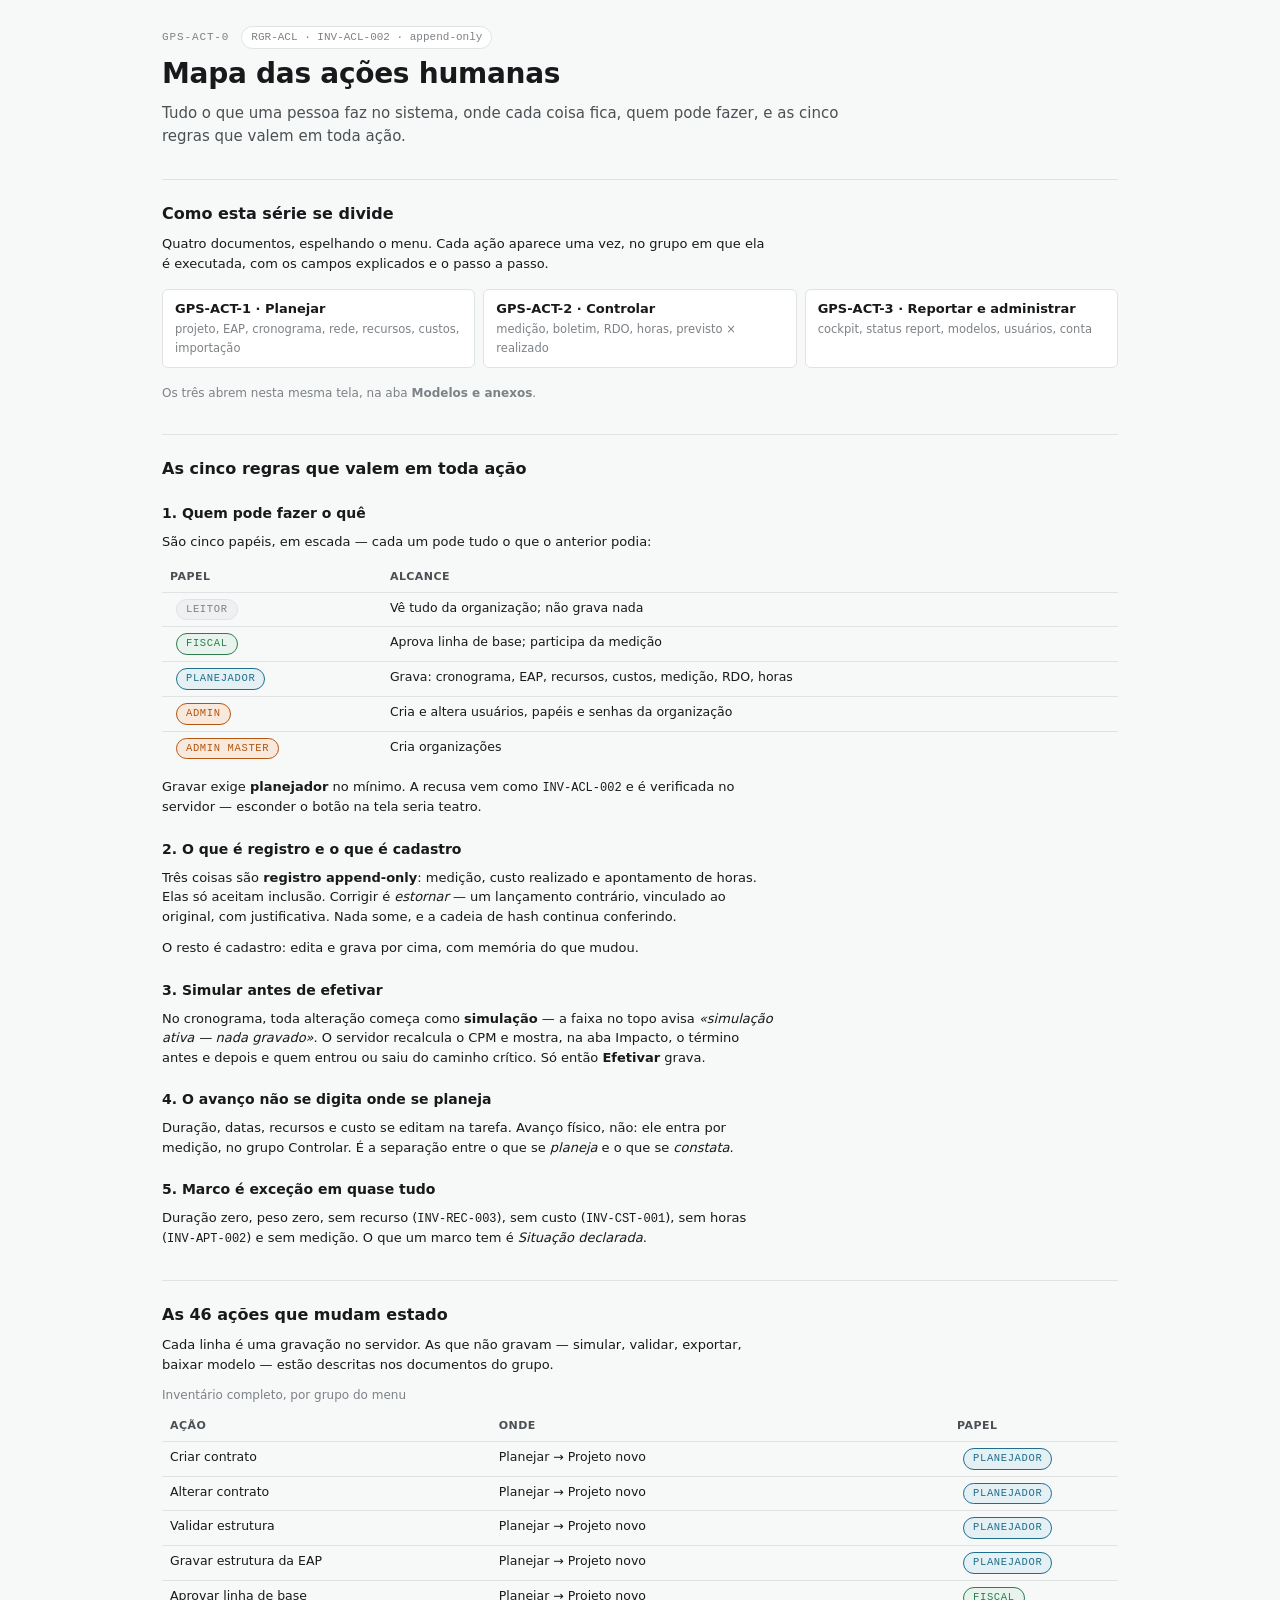
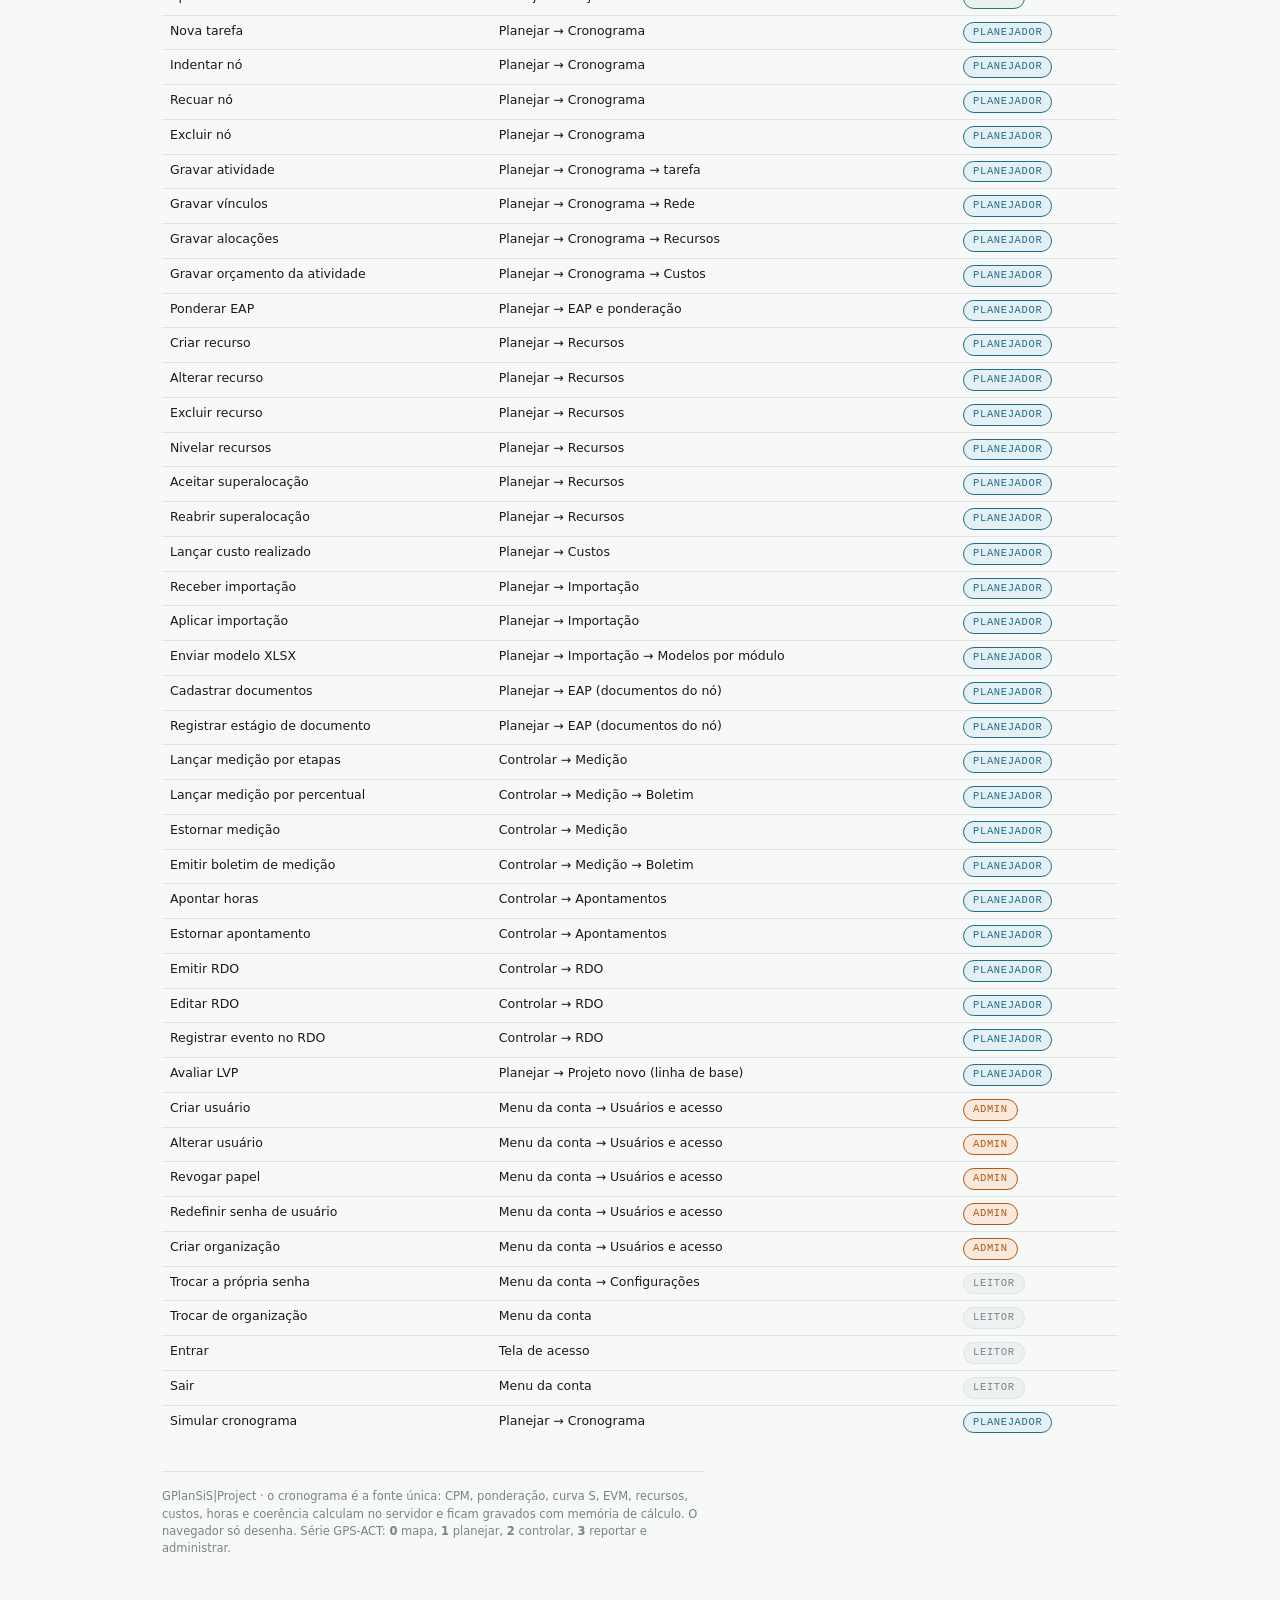
<file: templates/GPS-ACT-0_Mapa-das-acoes.html>
<!doctype html>
<html lang="pt-BR">
<head>
<meta charset="utf-8" />
<meta name="viewport" content="width=device-width, initial-scale=1" />
<title>Mapa das ações · GPlanSiS|Project</title>
<meta name="description" content="Índice das 46 ações que mudam estado no GPlanSiS|Project, o papel mínimo de cada uma e as regras transversais: papéis, ledgers, simulação e marco." />
<!-- Sem script e sem rede: a CSP do sistema é script-src 'self'. O tema
     acompanha o do aparelho e o data-theme do app. -->
<style>
:root{
  --grafite:#2d3336; --aco:#7d8286; --claro:#edeff0; --papel:#f7f8f8; --fundo:#ffffff;
  --linha:#dfe3e4; --texto:#17191b; --texto-2:#4a5054;
  --em-dia:#2f7d4f; --atencao:#8a6d1f; --recuperacao:#b4560f; --acao:#a11d1d; --neutro:#7d8286;
  --em-dia-f:#e7f3ec; --atencao-f:#f6efd9; --recuperacao-f:#f9e9dc; --acao-f:#f7e3e3; --neutro-f:#eef0f1;
  --acento:#1f6f8b; --acento-f:#e4f0f4;
  --fase-1:#3b6ea5; --fase-2:#2f7d4f; --fase-4:#7a4fa3;
  --fonte:"Inter",system-ui,-apple-system,"Segoe UI",sans-serif;
  --mono:"IBM Plex Mono",ui-monospace,Menlo,monospace;
  --e-2:8px; --e-3:12px; --e-4:16px; --e-5:22px; --e-6:32px;
  --r-1:3px; --r-2:6px; --r-3:10px; --r-pill:999px;
  color-scheme:light;
}
@media (prefers-color-scheme: dark){
  :root:not([data-theme="light"]){
    --grafite:#e6e9ea; --aco:#9aa0a4; --claro:#24292c; --papel:#15181a; --fundo:#1b1f21;
    --linha:#32383b; --texto:#e6e9ea; --texto-2:#b5babd;
    --em-dia:#5fbf88; --atencao:#d6b55c; --recuperacao:#e08a4a; --acao:#e06a6a; --neutro:#9aa0a4;
    --em-dia-f:#1e2f26; --atencao-f:#332d1c; --recuperacao-f:#35271c; --acao-f:#352022; --neutro-f:#23282b;
    --acento:#5aa9c6; --acento-f:#1d3038;
    --fase-1:#6da0d8; --fase-2:#5fbf88; --fase-4:#b28ad6;
    color-scheme:dark;
  }
}
:root[data-theme="dark"]{
  --grafite:#e6e9ea; --aco:#9aa0a4; --claro:#24292c; --papel:#15181a; --fundo:#1b1f21;
  --linha:#32383b; --texto:#e6e9ea; --texto-2:#b5babd;
  --em-dia:#5fbf88; --atencao:#d6b55c; --recuperacao:#e08a4a; --acao:#e06a6a; --neutro:#9aa0a4;
  --em-dia-f:#1e2f26; --atencao-f:#332d1c; --recuperacao-f:#35271c; --acao-f:#352022; --neutro-f:#23282b;
  --acento:#5aa9c6; --acento-f:#1d3038;
  --fase-1:#6da0d8; --fase-2:#5fbf88; --fase-4:#b28ad6;
  color-scheme:dark;
}

*{box-sizing:border-box}
body{margin:0;background:var(--papel);color:var(--texto);
  font:400 13px/1.5 var(--fonte);-webkit-text-size-adjust:100%}
main{max-width:1000px;margin:0 auto;padding:26px var(--e-5) 72px}
h1{font-size:28px;line-height:1.2;margin:0;letter-spacing:-.01em}
h2{font-size:16px;margin:var(--e-6) 0 var(--e-2);padding-top:var(--e-5);
  border-top:1px solid var(--linha)}
h3{font-size:14px;margin:var(--e-5) 0 var(--e-2)}
p{margin:0 0 var(--e-3);max-width:74ch}
a{color:var(--acento)}
code,.mono{font-family:var(--mono);font-size:12px}
code{background:var(--claro);border-radius:var(--r-1);padding:1px 5px}
strong{font-weight:600}

.cab{display:flex;flex-wrap:wrap;align-items:baseline;gap:var(--e-3);
  margin-bottom:var(--e-2)}
.cod{font-family:var(--mono);font-size:11px;letter-spacing:.08em;
  text-transform:uppercase;color:var(--aco)}
.lead{color:var(--texto-2);font-size:15px;max-width:72ch;margin:var(--e-3) 0 0}
.selo{display:inline-block;font-family:var(--mono);font-size:11px;
  border:1px solid var(--linha);border-radius:var(--r-pill);
  padding:2px 9px;color:var(--aco);background:var(--fundo)}

/* caminho na interface */
.trilha{display:flex;flex-wrap:wrap;align-items:center;gap:var(--e-2);
  font-family:var(--mono);font-size:12px;margin:var(--e-3) 0}
.trilha span{background:var(--fundo);border:1px solid var(--linha);
  border-radius:var(--r-1);padding:3px 9px}
.trilha i{font-style:normal;color:var(--aco)}
.trilha span.fim{border-color:var(--acento);background:var(--acento-f);
  color:var(--acento);font-weight:500}

/* blocos */
.cx{background:var(--fundo);border:1px solid var(--linha);
  border-radius:var(--r-3);padding:var(--e-5);margin:var(--e-4) 0}
.cx > :last-child{margin-bottom:0}
.cx h3{margin-top:0}
.par{display:grid;gap:var(--e-4);grid-template-columns:repeat(auto-fit,minmax(290px,1fr))}
.nota{border-left:3px solid var(--acento);background:var(--acento-f);
  border-radius:0 var(--r-2) var(--r-2) 0;padding:var(--e-3) var(--e-4);
  margin:var(--e-4) 0}
.nota.alerta{border-left-color:var(--acao);background:var(--acao-f)}
.nota > :last-child{margin-bottom:0}
.nota b{display:block;margin-bottom:2px}

/* passos */
ol.passos{list-style:none;margin:var(--e-4) 0 0;padding:0;counter-reset:p}
ol.passos > li{counter-increment:p;position:relative;
  padding:0 0 var(--e-5) 34px;border-left:1px solid var(--linha);
  margin-left:11px}
ol.passos > li:last-child{border-left-color:transparent;padding-bottom:0}
ol.passos > li::before{content:counter(p);position:absolute;left:-11px;top:-2px;
  width:22px;height:22px;border-radius:50%;background:var(--grafite);
  color:var(--papel);font:500 11px/22px var(--mono);text-align:center}
ol.passos b{display:block;margin-bottom:2px}
ol.passos p{margin-bottom:var(--e-2)}

/* tabelas */
table{width:100%;border-collapse:collapse;margin:var(--e-3) 0;font-size:12.5px}
caption{text-align:left;color:var(--aco);font-size:12px;padding-bottom:var(--e-2)}
th,td{text-align:left;padding:6px 8px;border-bottom:1px solid var(--linha);
  vertical-align:top}
th{font-weight:600;color:var(--texto-2);font-size:11px;letter-spacing:.04em;
  text-transform:uppercase;white-space:nowrap}
td.n,th.n{text-align:right;font-family:var(--mono);white-space:nowrap}
tbody tr:last-child td{border-bottom:0}

.farol{display:inline-block;border-radius:var(--r-pill);padding:1px 9px;
  font-size:11px;font-weight:500;white-space:nowrap}
.f-dia{background:var(--em-dia-f);color:var(--em-dia)}
.f-at{background:var(--atencao-f);color:var(--atencao)}
.f-rec{background:var(--recuperacao-f);color:var(--recuperacao)}
.f-aco{background:var(--acao-f);color:var(--acao)}
.f-nao{background:var(--neutro-f);color:var(--neutro)}

ul.lista{margin:0 0 var(--e-3);padding-left:18px}
ul.lista li{margin-bottom:5px}

.criterios{display:grid;gap:var(--e-2);
  grid-template-columns:repeat(auto-fit,minmax(215px,1fr));margin:var(--e-3) 0}
.criterios div{font-family:var(--mono);font-size:11.5px;background:var(--fundo);
  border:1px solid var(--linha);border-radius:var(--r-1);padding:6px 9px}

figure{margin:var(--e-4) 0}
svg .d-lig{fill:none;stroke:var(--linha);stroke-width:1.5;marker-end:url(#seta)}
svg .d-lig .d-tronco{marker-end:none}
svg .d-cx rect,svg rect.d-ac{stroke-width:1}
svg .d-cx rect{fill:var(--fundo);stroke:var(--linha)}
svg rect.d-ac{fill:var(--acento-f);stroke:var(--acento)}
svg .d-t text{font-family:var(--mono);font-size:11px;text-anchor:middle;
  fill:var(--aco)}
svg .d-t text.forte{font-size:12px;fill:var(--texto)}
svg .d-t text.fraco{fill:var(--aco)}
svg .d-t text.ac{fill:var(--acento)}
svg .d-t text.ac.forte{font-weight:600}
svg text.pe{font-family:var(--mono);font-size:10.5px;fill:var(--aco)}
figure svg{display:block;width:100%;height:auto}
figcaption{color:var(--aco);font-size:11.5px;margin-top:var(--e-2)}

.rodape{margin-top:var(--e-6);padding-top:var(--e-4);
  border-top:1px solid var(--linha);color:var(--aco);font-size:11.5px}

@media (max-width:560px){
  main{padding:20px 16px 56px}
  h1{font-size:23px}
  table{font-size:12px}
}
@media print{
  body{background:#fff}
  .cx,.nota{break-inside:avoid}
  h2{break-after:avoid}
}

.acao-bloco{border-top:1px solid var(--linha);padding-top:var(--e-5);
  margin-top:var(--e-6)}
.acao-bloco h3{margin-top:0;font-size:15px}
.papel{display:inline-block;font-family:var(--mono);font-size:10.5px;
  letter-spacing:.06em;text-transform:uppercase;border-radius:var(--r-pill);
  padding:2px 9px;background:var(--neutro-f);color:var(--neutro);
  border:1px solid var(--linha);vertical-align:2px;margin-left:6px}
.papel.pl{background:var(--acento-f);color:var(--acento);border-color:var(--acento)}
.papel.ad{background:var(--recuperacao-f);color:var(--recuperacao);border-color:var(--recuperacao)}
.papel.fi{background:var(--em-dia-f);color:var(--em-dia);border-color:var(--em-dia)}
table.campos td:first-child{width:34%;font-family:var(--mono);font-size:11.5px;
  color:var(--texto)}
.indice{display:grid;gap:var(--e-2);
  grid-template-columns:repeat(auto-fit,minmax(250px,1fr));margin:var(--e-4) 0}
.indice > *{display:block;padding:9px 12px;background:var(--fundo);
  border:1px solid var(--linha);border-radius:var(--r-2);text-decoration:none;
  color:var(--texto)}
.indice b{display:block;font-size:13px}
.indice span{color:var(--aco);font-size:11.5px}
</style>
</head>
<body>
<main>
<header>
  <div class="cab">
    <span class="cod">GPS-ACT-0</span>
    <span class="selo">RGR-ACL · INV-ACL-002 · append-only</span>
  </div>
  <h1>Mapa das ações humanas</h1>
  <p class="lead">Tudo o que uma pessoa faz no sistema, onde cada coisa fica, quem pode fazer, e as cinco regras que valem em toda ação.</p>
</header>

<h2>Como esta série se divide</h2>
<p>Quatro documentos, espelhando o menu. Cada ação aparece uma vez, no grupo em
que ela é executada, com os campos explicados e o passo a passo.</p>
<div class="indice indice-ref">
  <div><b>GPS-ACT-1 · Planejar</b><span>projeto, EAP, cronograma, rede, recursos, custos, importação</span></div>
  <div><b>GPS-ACT-2 · Controlar</b><span>medição, boletim, RDO, horas, previsto × realizado</span></div>
  <div><b>GPS-ACT-3 · Reportar e administrar</b><span>cockpit, status report, modelos, usuários, conta</span></div>
</div>
<p class="obs" style="color:var(--aco);font-size:12px">Os três abrem nesta
mesma tela, na aba <b>Modelos e anexos</b>.</p>

<h2>As cinco regras que valem em toda ação</h2>

<h3>1. Quem pode fazer o quê</h3>
<p>São cinco papéis, em escada — cada um pode tudo o que o anterior podia:</p>
<table>
  <thead><tr><th>Papel</th><th>Alcance</th></tr></thead>
  <tbody>
    <tr><td><span class="papel">leitor</span></td><td>Vê tudo da organização; não grava nada</td></tr>
    <tr><td><span class="papel fi">fiscal</span></td><td>Aprova linha de base; participa da medição</td></tr>
    <tr><td><span class="papel pl">planejador</span></td><td>Grava: cronograma, EAP, recursos, custos, medição, RDO, horas</td></tr>
    <tr><td><span class="papel ad">admin</span></td><td>Cria e altera usuários, papéis e senhas da organização</td></tr>
    <tr><td><span class="papel ad">admin master</span></td><td>Cria organizações</td></tr>
  </tbody>
</table>
<p>Gravar exige <strong>planejador</strong> no mínimo. A recusa vem como
<span class="mono">INV-ACL-002</span> e é verificada no servidor — esconder o
botão na tela seria teatro.</p>

<h3>2. O que é registro e o que é cadastro</h3>
<p>Três coisas são <strong>registro append-only</strong>: medição, custo
realizado e apontamento de horas. Elas só aceitam inclusão. Corrigir é
<em>estornar</em> — um lançamento contrário, vinculado ao original, com
justificativa. Nada some, e a cadeia de hash continua conferindo.</p>
<p>O resto é cadastro: edita e grava por cima, com memória do que mudou.</p>

<h3>3. Simular antes de efetivar</h3>
<p>No cronograma, toda alteração começa como <strong>simulação</strong> — a
faixa no topo avisa <em>«simulação ativa — nada gravado»</em>. O servidor
recalcula o CPM e mostra, na aba Impacto, o término antes e depois e quem
entrou ou saiu do caminho crítico. Só então <strong>Efetivar</strong> grava.</p>

<h3>4. O avanço não se digita onde se planeja</h3>
<p>Duração, datas, recursos e custo se editam na tarefa. Avanço físico, não:
ele entra por medição, no grupo Controlar. É a separação entre o que se
<em>planeja</em> e o que se <em>constata</em>.</p>

<h3>5. Marco é exceção em quase tudo</h3>
<p>Duração zero, peso zero, sem recurso
(<span class="mono">INV-REC-003</span>), sem custo
(<span class="mono">INV-CST-001</span>), sem horas
(<span class="mono">INV-APT-002</span>) e sem medição. O que um marco tem é
<em>Situação declarada</em>.</p>

<h2>As 46 ações que mudam estado</h2>
<p>Cada linha é uma gravação no servidor. As que não gravam — simular,
validar, exportar, baixar modelo — estão descritas nos documentos do grupo.</p>

<table>
  <caption>Inventário completo, por grupo do menu</caption>
  <thead><tr><th>Ação</th><th>Onde</th><th>Papel</th></tr></thead>
  <tbody><tr><td>Criar contrato</td><td>Planejar → Projeto novo</td><td><span class="papel pl">planejador</span></td></tr><tr><td>Alterar contrato</td><td>Planejar → Projeto novo</td><td><span class="papel pl">planejador</span></td></tr><tr><td>Validar estrutura</td><td>Planejar → Projeto novo</td><td><span class="papel pl">planejador</span></td></tr><tr><td>Gravar estrutura da EAP</td><td>Planejar → Projeto novo</td><td><span class="papel pl">planejador</span></td></tr><tr><td>Aprovar linha de base</td><td>Planejar → Projeto novo</td><td><span class="papel fi">fiscal</span></td></tr><tr><td>Nova tarefa</td><td>Planejar → Cronograma</td><td><span class="papel pl">planejador</span></td></tr><tr><td>Indentar nó</td><td>Planejar → Cronograma</td><td><span class="papel pl">planejador</span></td></tr><tr><td>Recuar nó</td><td>Planejar → Cronograma</td><td><span class="papel pl">planejador</span></td></tr><tr><td>Excluir nó</td><td>Planejar → Cronograma</td><td><span class="papel pl">planejador</span></td></tr><tr><td>Gravar atividade</td><td>Planejar → Cronograma → tarefa</td><td><span class="papel pl">planejador</span></td></tr><tr><td>Gravar vínculos</td><td>Planejar → Cronograma → Rede</td><td><span class="papel pl">planejador</span></td></tr><tr><td>Gravar alocações</td><td>Planejar → Cronograma → Recursos</td><td><span class="papel pl">planejador</span></td></tr><tr><td>Gravar orçamento da atividade</td><td>Planejar → Cronograma → Custos</td><td><span class="papel pl">planejador</span></td></tr><tr><td>Ponderar EAP</td><td>Planejar → EAP e ponderação</td><td><span class="papel pl">planejador</span></td></tr><tr><td>Criar recurso</td><td>Planejar → Recursos</td><td><span class="papel pl">planejador</span></td></tr><tr><td>Alterar recurso</td><td>Planejar → Recursos</td><td><span class="papel pl">planejador</span></td></tr><tr><td>Excluir recurso</td><td>Planejar → Recursos</td><td><span class="papel pl">planejador</span></td></tr><tr><td>Nivelar recursos</td><td>Planejar → Recursos</td><td><span class="papel pl">planejador</span></td></tr><tr><td>Aceitar superalocação</td><td>Planejar → Recursos</td><td><span class="papel pl">planejador</span></td></tr><tr><td>Reabrir superalocação</td><td>Planejar → Recursos</td><td><span class="papel pl">planejador</span></td></tr><tr><td>Lançar custo realizado</td><td>Planejar → Custos</td><td><span class="papel pl">planejador</span></td></tr><tr><td>Receber importação</td><td>Planejar → Importação</td><td><span class="papel pl">planejador</span></td></tr><tr><td>Aplicar importação</td><td>Planejar → Importação</td><td><span class="papel pl">planejador</span></td></tr><tr><td>Enviar modelo XLSX</td><td>Planejar → Importação → Modelos por módulo</td><td><span class="papel pl">planejador</span></td></tr><tr><td>Cadastrar documentos</td><td>Planejar → EAP (documentos do nó)</td><td><span class="papel pl">planejador</span></td></tr><tr><td>Registrar estágio de documento</td><td>Planejar → EAP (documentos do nó)</td><td><span class="papel pl">planejador</span></td></tr><tr><td>Lançar medição por etapas</td><td>Controlar → Medição</td><td><span class="papel pl">planejador</span></td></tr><tr><td>Lançar medição por percentual</td><td>Controlar → Medição → Boletim</td><td><span class="papel pl">planejador</span></td></tr><tr><td>Estornar medição</td><td>Controlar → Medição</td><td><span class="papel pl">planejador</span></td></tr><tr><td>Emitir boletim de medição</td><td>Controlar → Medição → Boletim</td><td><span class="papel pl">planejador</span></td></tr><tr><td>Apontar horas</td><td>Controlar → Apontamentos</td><td><span class="papel pl">planejador</span></td></tr><tr><td>Estornar apontamento</td><td>Controlar → Apontamentos</td><td><span class="papel pl">planejador</span></td></tr><tr><td>Emitir RDO</td><td>Controlar → RDO</td><td><span class="papel pl">planejador</span></td></tr><tr><td>Editar RDO</td><td>Controlar → RDO</td><td><span class="papel pl">planejador</span></td></tr><tr><td>Registrar evento no RDO</td><td>Controlar → RDO</td><td><span class="papel pl">planejador</span></td></tr><tr><td>Avaliar LVP</td><td>Planejar → Projeto novo (linha de base)</td><td><span class="papel pl">planejador</span></td></tr><tr><td>Criar usuário</td><td>Menu da conta → Usuários e acesso</td><td><span class="papel ad">admin</span></td></tr><tr><td>Alterar usuário</td><td>Menu da conta → Usuários e acesso</td><td><span class="papel ad">admin</span></td></tr><tr><td>Revogar papel</td><td>Menu da conta → Usuários e acesso</td><td><span class="papel ad">admin</span></td></tr><tr><td>Redefinir senha de usuário</td><td>Menu da conta → Usuários e acesso</td><td><span class="papel ad">admin</span></td></tr><tr><td>Criar organização</td><td>Menu da conta → Usuários e acesso</td><td><span class="papel ad">admin</span></td></tr><tr><td>Trocar a própria senha</td><td>Menu da conta → Configurações</td><td><span class="papel ">leitor</span></td></tr><tr><td>Trocar de organização</td><td>Menu da conta</td><td><span class="papel ">leitor</span></td></tr><tr><td>Entrar</td><td>Tela de acesso</td><td><span class="papel ">leitor</span></td></tr><tr><td>Sair</td><td>Menu da conta</td><td><span class="papel ">leitor</span></td></tr><tr><td>Simular cronograma</td><td>Planejar → Cronograma</td><td><span class="papel pl">planejador</span></td></tr></tbody>
</table>

<p class="rodape">GPlanSiS|Project · o cronograma é a fonte única: CPM, ponderação, curva S, EVM, recursos, custos, horas e coerência calculam no servidor e ficam gravados com memória de cálculo. O navegador só desenha. Série GPS-ACT: <b>0</b> mapa, <b>1</b> planejar, <b>2</b> controlar, <b>3</b> reportar e administrar.</p>
</main>
</body>
</html>
</file>
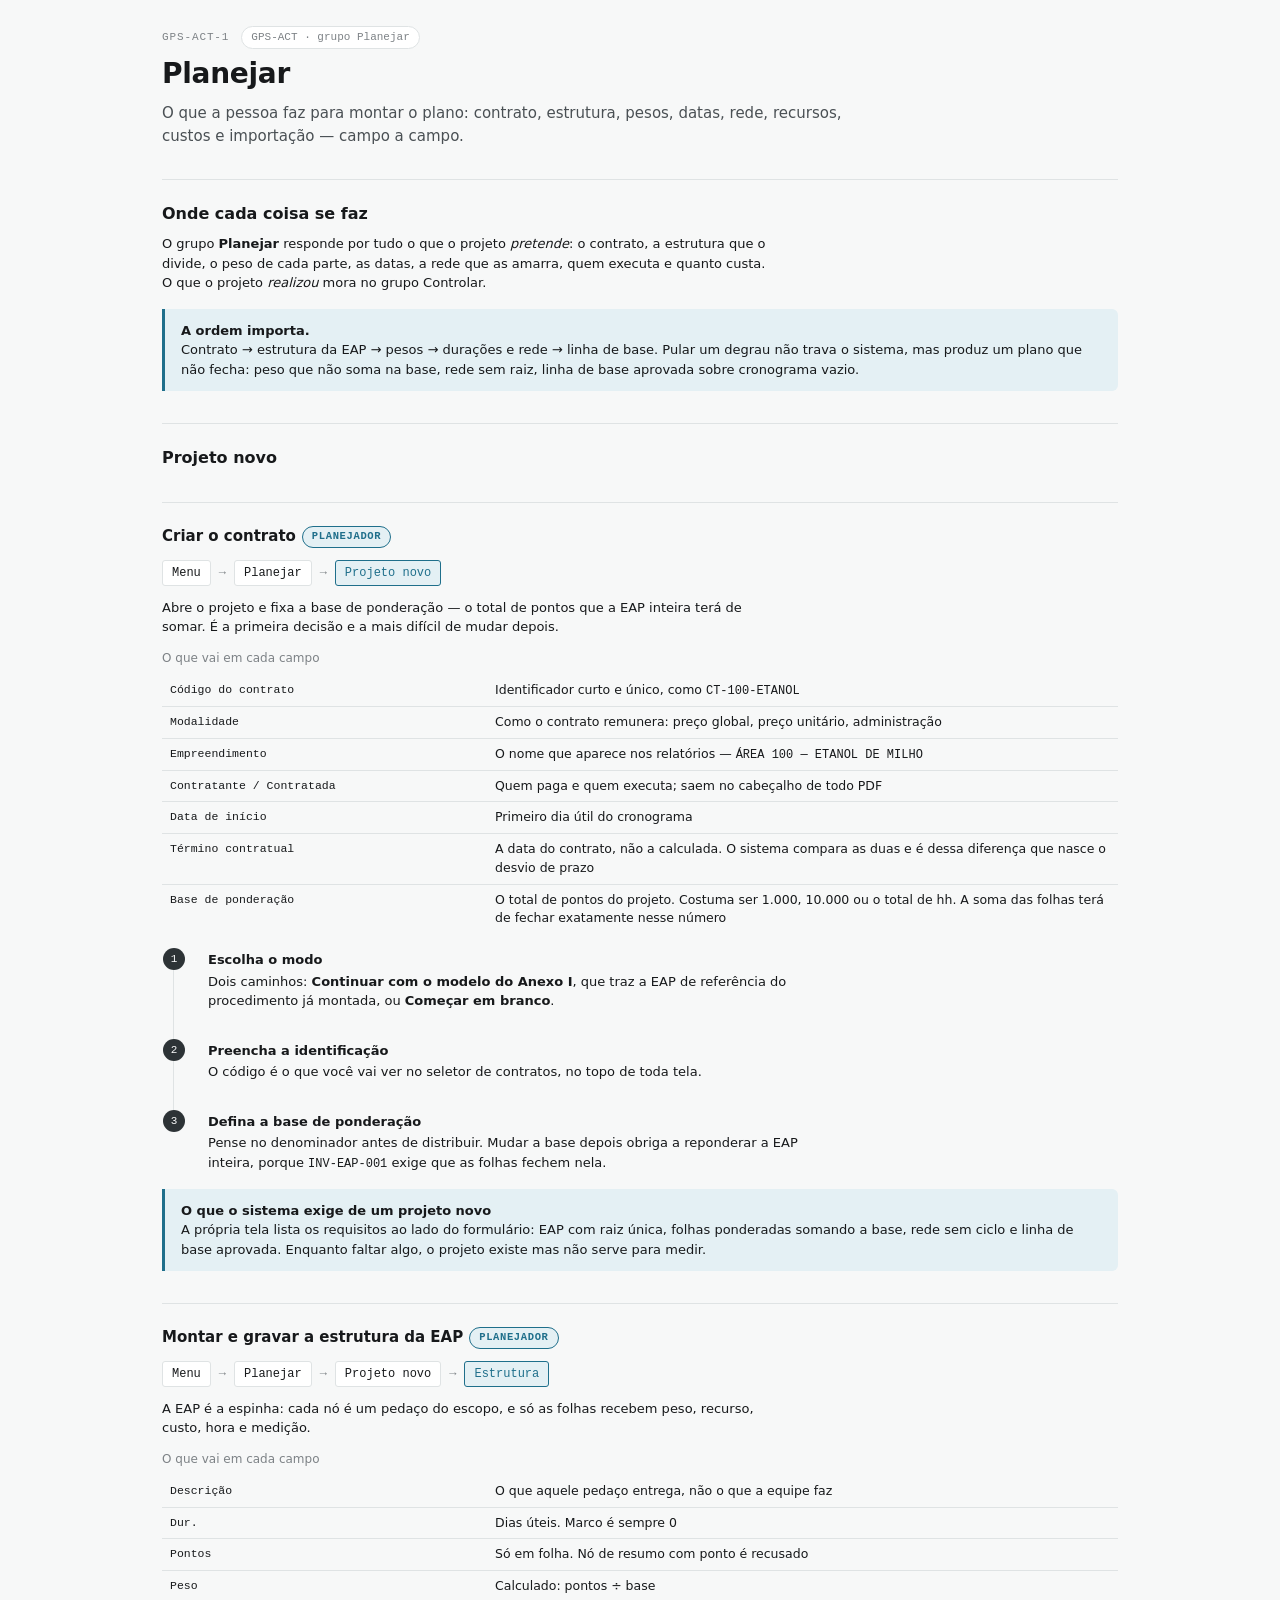
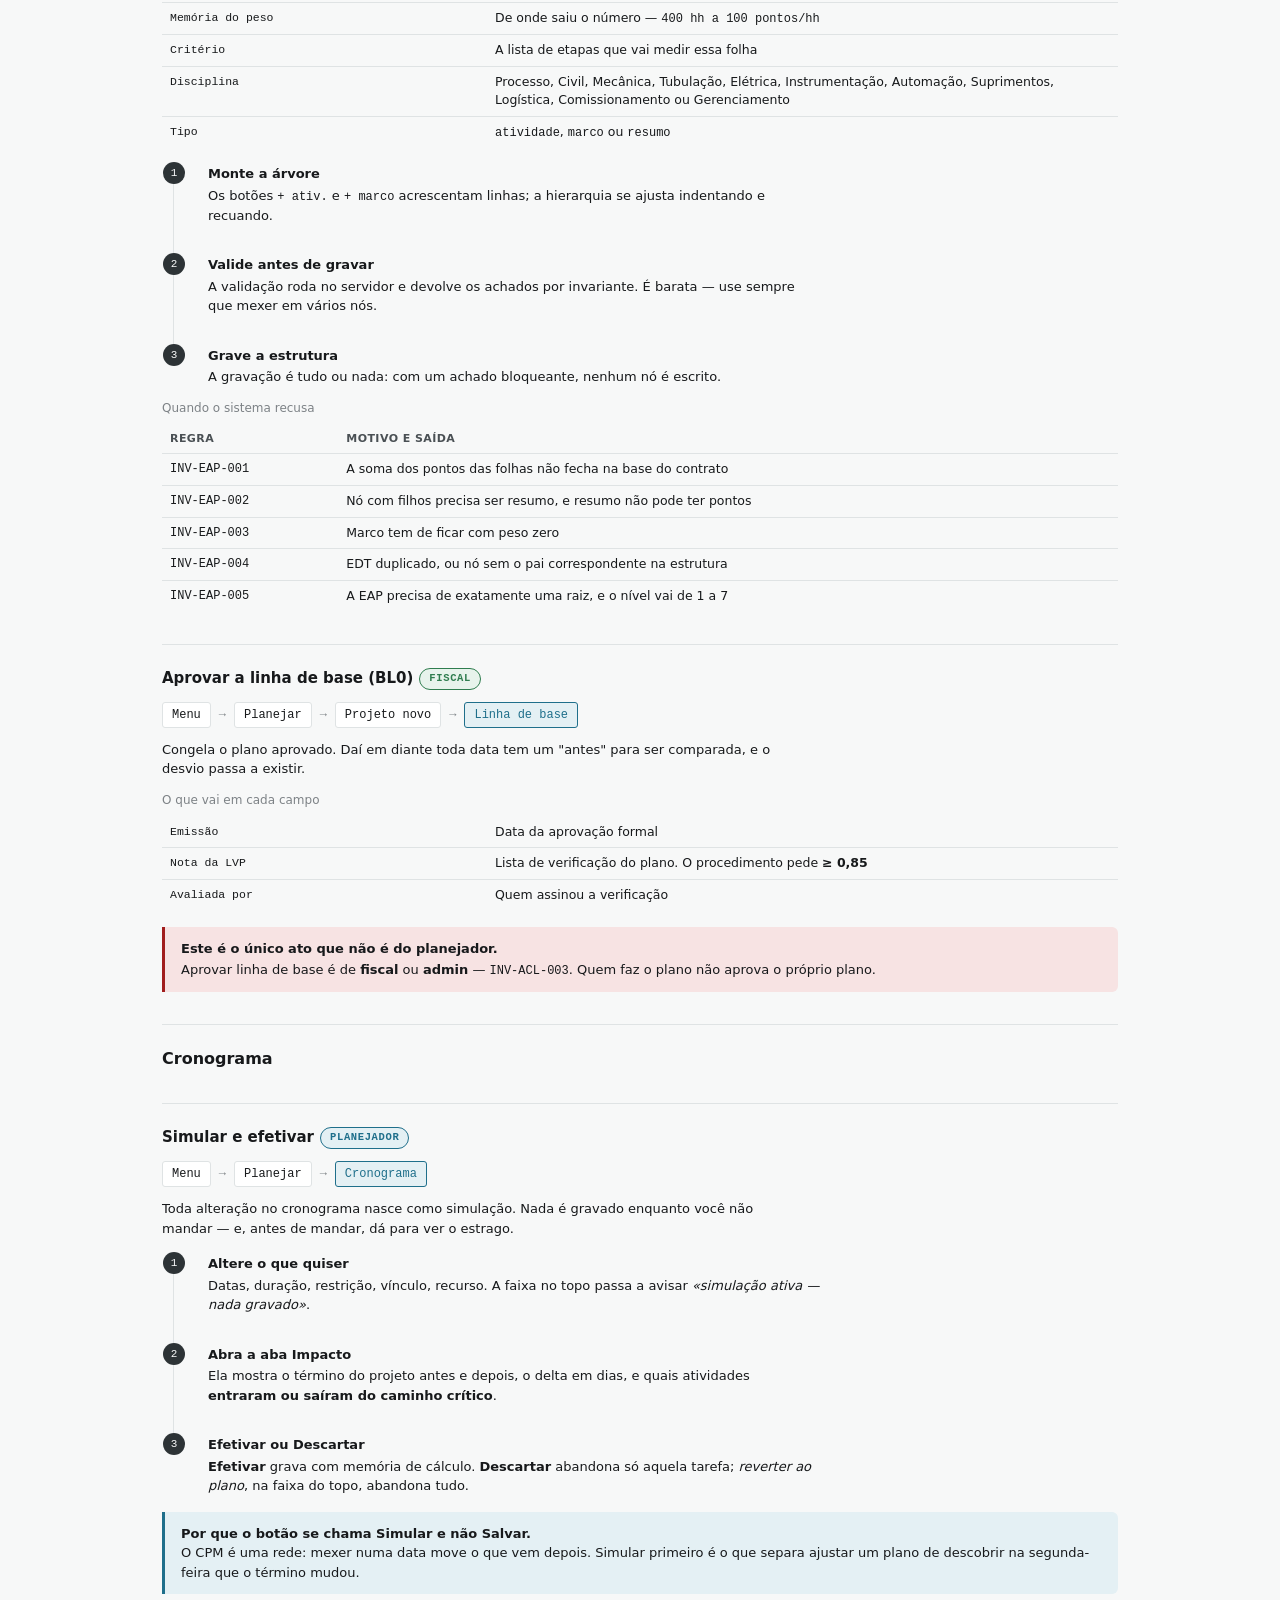
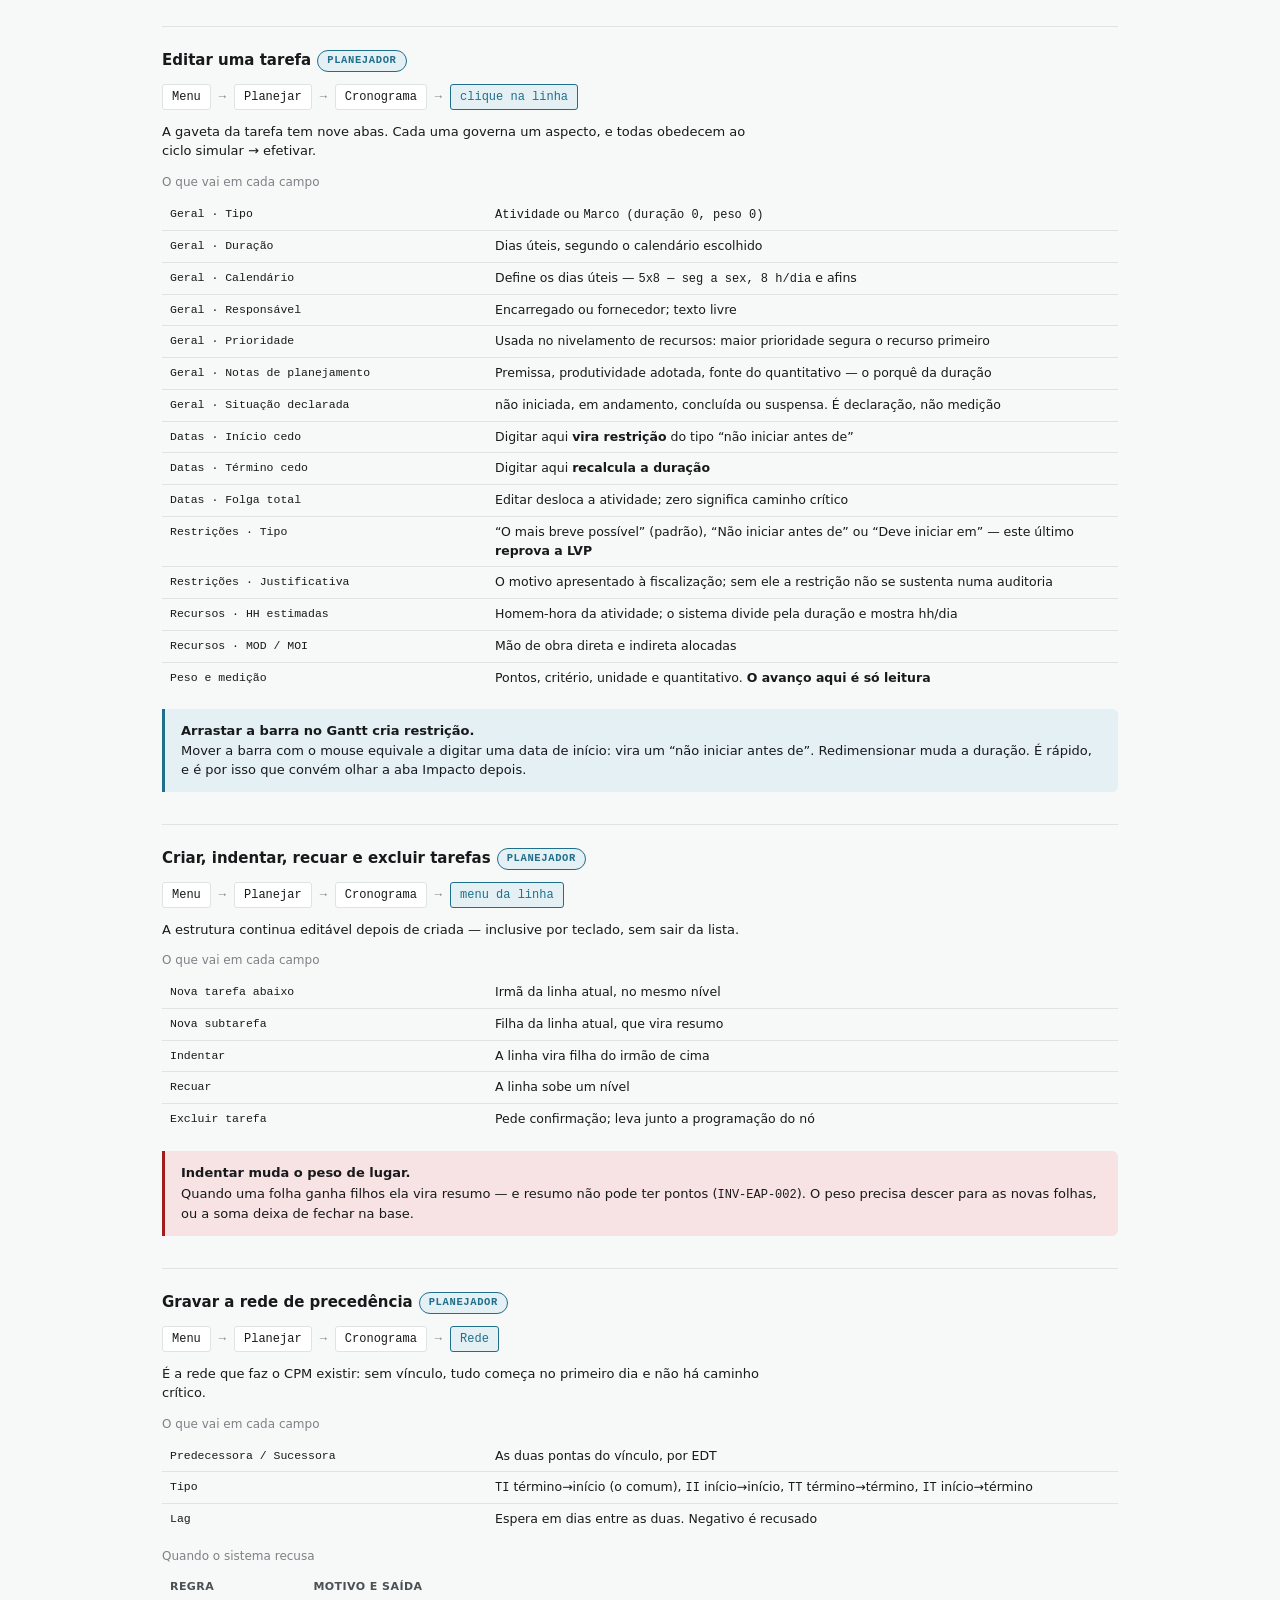
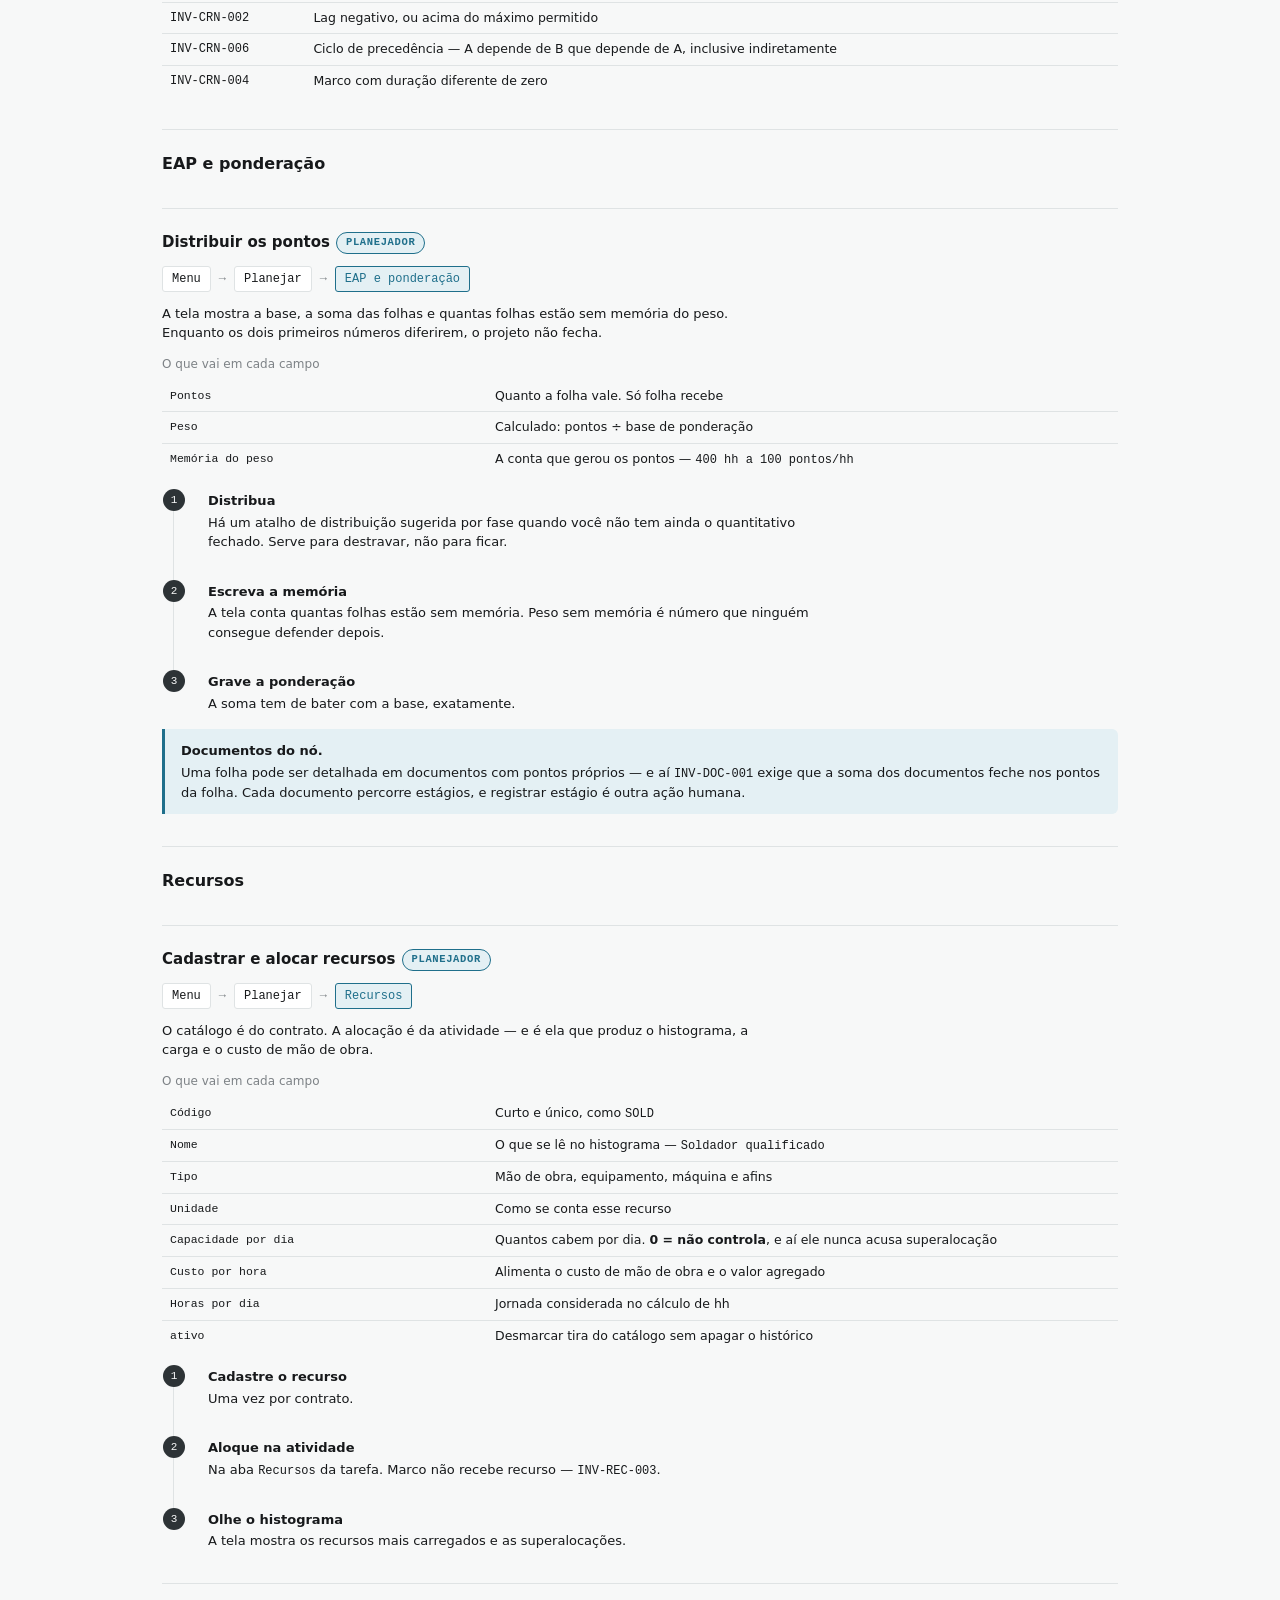
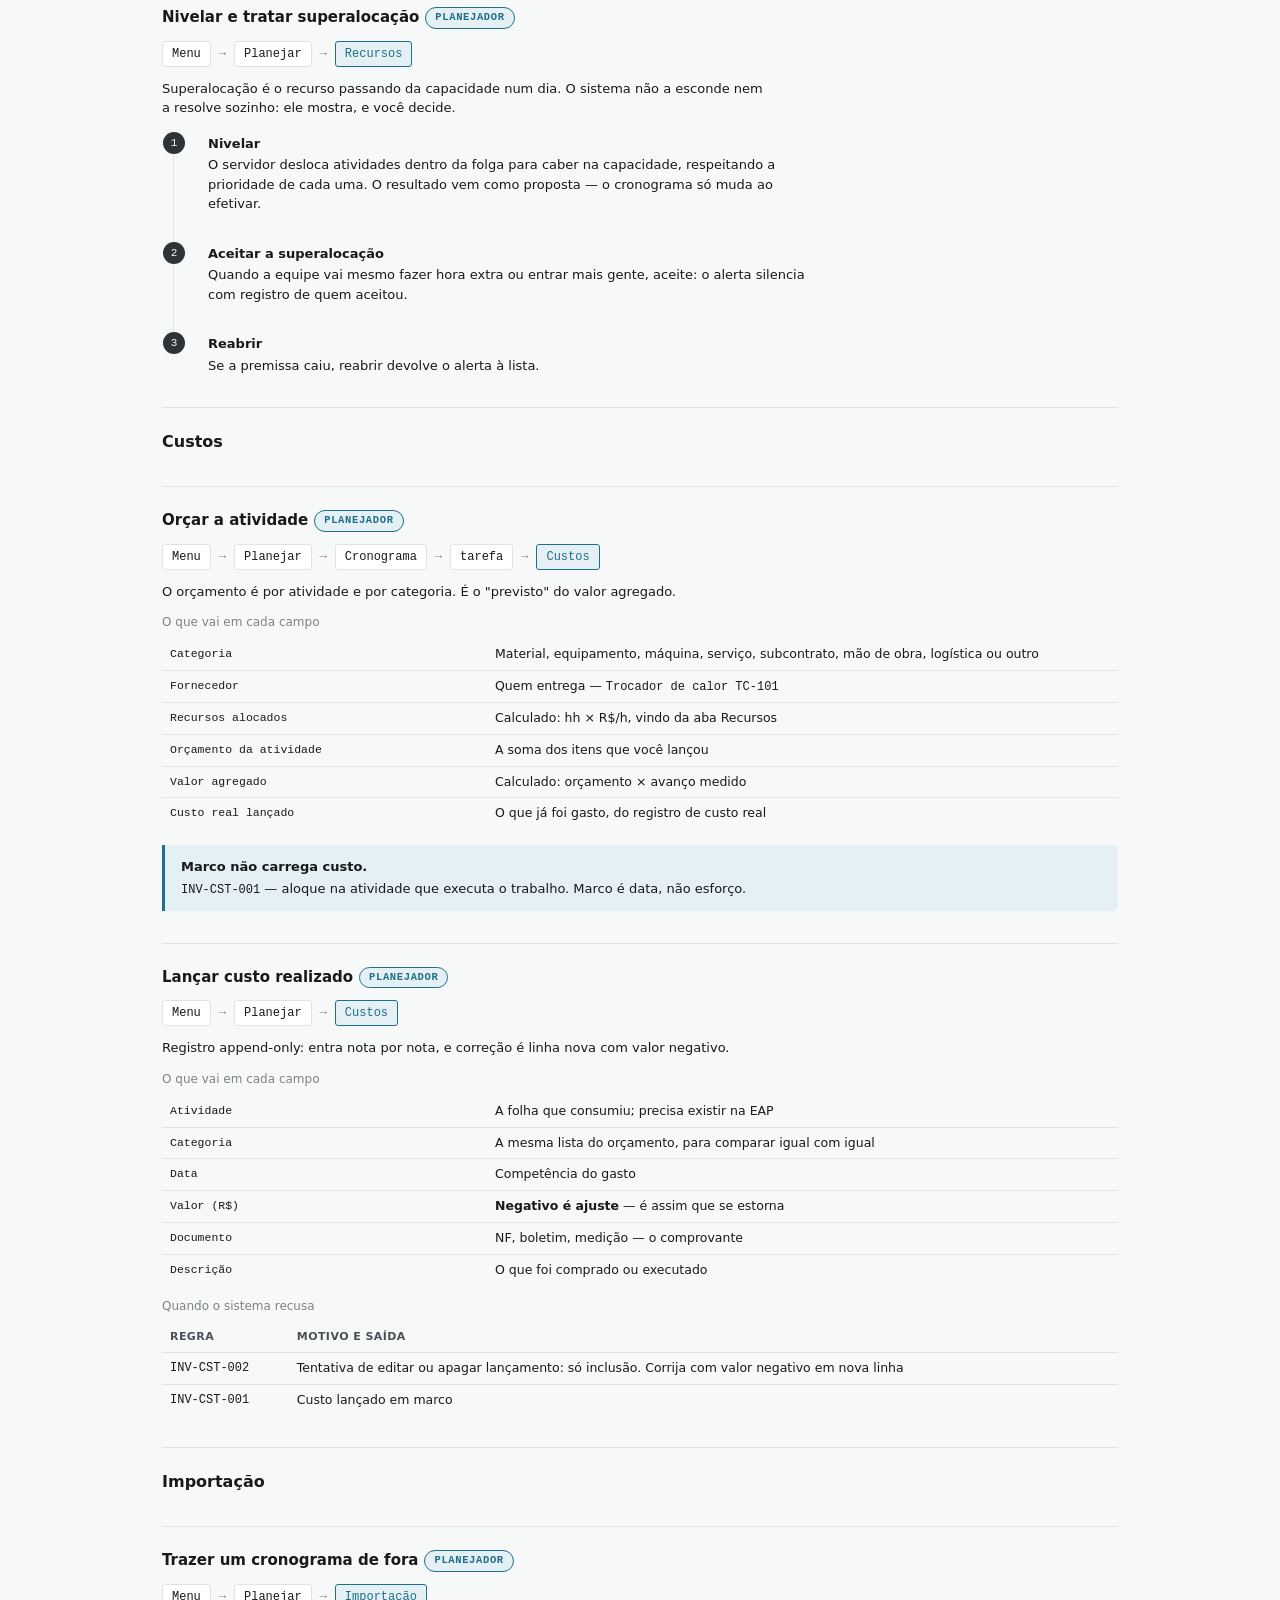
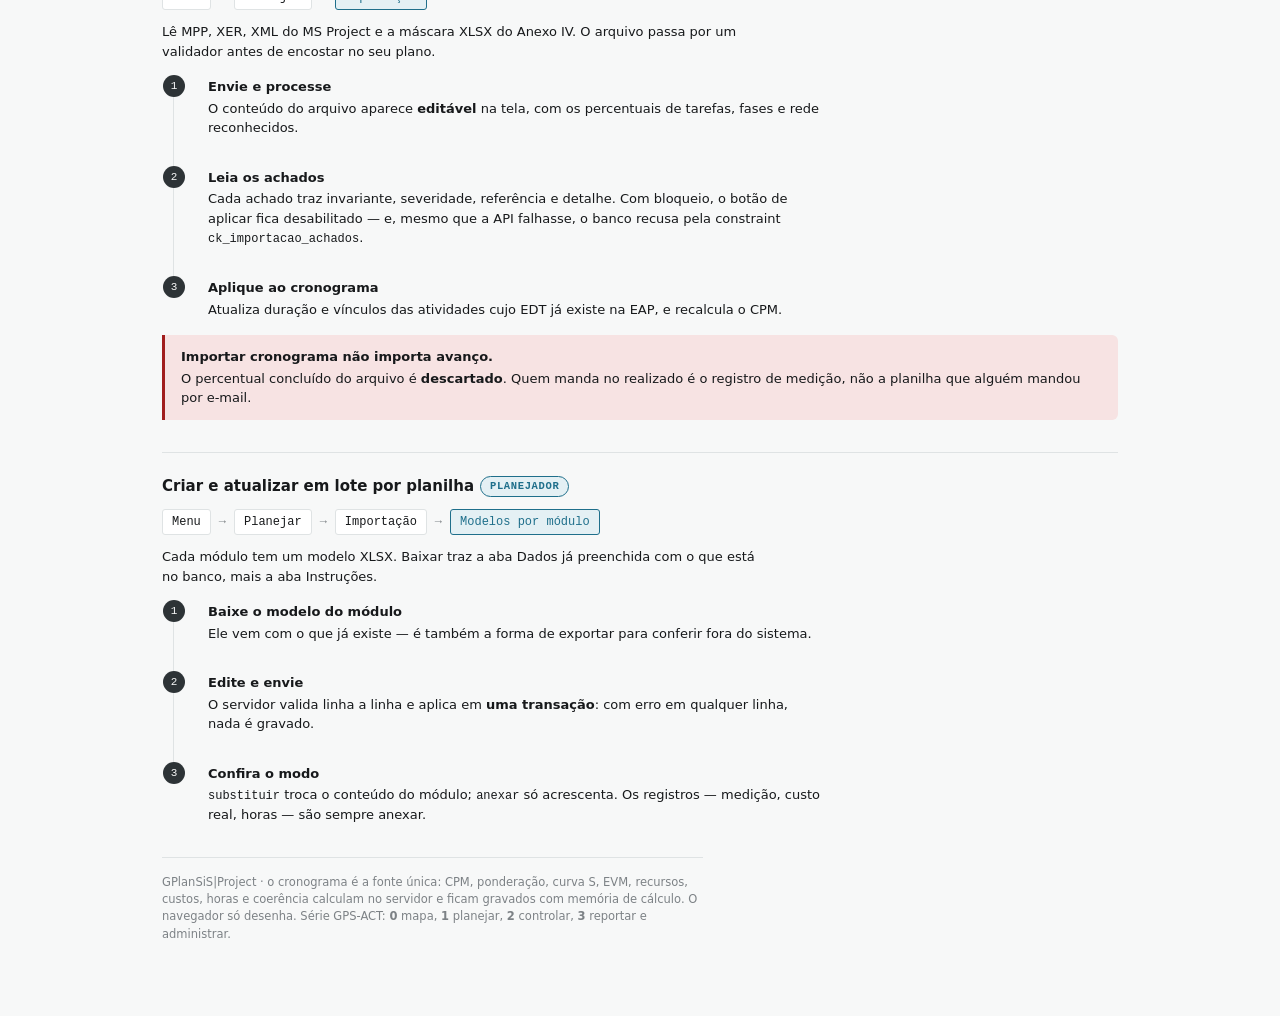
<file: templates/GPS-ACT-1_Planejar.html>
<!doctype html>
<html lang="pt-BR">
<head>
<meta charset="utf-8" />
<meta name="viewport" content="width=device-width, initial-scale=1" />
<title>Planejar · ações humanas</title>
<meta name="description" content="Passo a passo das ações do grupo Planejar do GPlanSiS|Project, com o que preencher em cada campo e as regras que recusam a gravação." />
<!-- Sem script e sem rede: a CSP do sistema é script-src 'self'. O tema
     acompanha o do aparelho e o data-theme do app. -->
<style>
:root{
  --grafite:#2d3336; --aco:#7d8286; --claro:#edeff0; --papel:#f7f8f8; --fundo:#ffffff;
  --linha:#dfe3e4; --texto:#17191b; --texto-2:#4a5054;
  --em-dia:#2f7d4f; --atencao:#8a6d1f; --recuperacao:#b4560f; --acao:#a11d1d; --neutro:#7d8286;
  --em-dia-f:#e7f3ec; --atencao-f:#f6efd9; --recuperacao-f:#f9e9dc; --acao-f:#f7e3e3; --neutro-f:#eef0f1;
  --acento:#1f6f8b; --acento-f:#e4f0f4;
  --fase-1:#3b6ea5; --fase-2:#2f7d4f; --fase-4:#7a4fa3;
  --fonte:"Inter",system-ui,-apple-system,"Segoe UI",sans-serif;
  --mono:"IBM Plex Mono",ui-monospace,Menlo,monospace;
  --e-2:8px; --e-3:12px; --e-4:16px; --e-5:22px; --e-6:32px;
  --r-1:3px; --r-2:6px; --r-3:10px; --r-pill:999px;
  color-scheme:light;
}
@media (prefers-color-scheme: dark){
  :root:not([data-theme="light"]){
    --grafite:#e6e9ea; --aco:#9aa0a4; --claro:#24292c; --papel:#15181a; --fundo:#1b1f21;
    --linha:#32383b; --texto:#e6e9ea; --texto-2:#b5babd;
    --em-dia:#5fbf88; --atencao:#d6b55c; --recuperacao:#e08a4a; --acao:#e06a6a; --neutro:#9aa0a4;
    --em-dia-f:#1e2f26; --atencao-f:#332d1c; --recuperacao-f:#35271c; --acao-f:#352022; --neutro-f:#23282b;
    --acento:#5aa9c6; --acento-f:#1d3038;
    --fase-1:#6da0d8; --fase-2:#5fbf88; --fase-4:#b28ad6;
    color-scheme:dark;
  }
}
:root[data-theme="dark"]{
  --grafite:#e6e9ea; --aco:#9aa0a4; --claro:#24292c; --papel:#15181a; --fundo:#1b1f21;
  --linha:#32383b; --texto:#e6e9ea; --texto-2:#b5babd;
  --em-dia:#5fbf88; --atencao:#d6b55c; --recuperacao:#e08a4a; --acao:#e06a6a; --neutro:#9aa0a4;
  --em-dia-f:#1e2f26; --atencao-f:#332d1c; --recuperacao-f:#35271c; --acao-f:#352022; --neutro-f:#23282b;
  --acento:#5aa9c6; --acento-f:#1d3038;
  --fase-1:#6da0d8; --fase-2:#5fbf88; --fase-4:#b28ad6;
  color-scheme:dark;
}

*{box-sizing:border-box}
body{margin:0;background:var(--papel);color:var(--texto);
  font:400 13px/1.5 var(--fonte);-webkit-text-size-adjust:100%}
main{max-width:1000px;margin:0 auto;padding:26px var(--e-5) 72px}
h1{font-size:28px;line-height:1.2;margin:0;letter-spacing:-.01em}
h2{font-size:16px;margin:var(--e-6) 0 var(--e-2);padding-top:var(--e-5);
  border-top:1px solid var(--linha)}
h3{font-size:14px;margin:var(--e-5) 0 var(--e-2)}
p{margin:0 0 var(--e-3);max-width:74ch}
a{color:var(--acento)}
code,.mono{font-family:var(--mono);font-size:12px}
code{background:var(--claro);border-radius:var(--r-1);padding:1px 5px}
strong{font-weight:600}

.cab{display:flex;flex-wrap:wrap;align-items:baseline;gap:var(--e-3);
  margin-bottom:var(--e-2)}
.cod{font-family:var(--mono);font-size:11px;letter-spacing:.08em;
  text-transform:uppercase;color:var(--aco)}
.lead{color:var(--texto-2);font-size:15px;max-width:72ch;margin:var(--e-3) 0 0}
.selo{display:inline-block;font-family:var(--mono);font-size:11px;
  border:1px solid var(--linha);border-radius:var(--r-pill);
  padding:2px 9px;color:var(--aco);background:var(--fundo)}

/* caminho na interface */
.trilha{display:flex;flex-wrap:wrap;align-items:center;gap:var(--e-2);
  font-family:var(--mono);font-size:12px;margin:var(--e-3) 0}
.trilha span{background:var(--fundo);border:1px solid var(--linha);
  border-radius:var(--r-1);padding:3px 9px}
.trilha i{font-style:normal;color:var(--aco)}
.trilha span.fim{border-color:var(--acento);background:var(--acento-f);
  color:var(--acento);font-weight:500}

/* blocos */
.cx{background:var(--fundo);border:1px solid var(--linha);
  border-radius:var(--r-3);padding:var(--e-5);margin:var(--e-4) 0}
.cx > :last-child{margin-bottom:0}
.cx h3{margin-top:0}
.par{display:grid;gap:var(--e-4);grid-template-columns:repeat(auto-fit,minmax(290px,1fr))}
.nota{border-left:3px solid var(--acento);background:var(--acento-f);
  border-radius:0 var(--r-2) var(--r-2) 0;padding:var(--e-3) var(--e-4);
  margin:var(--e-4) 0}
.nota.alerta{border-left-color:var(--acao);background:var(--acao-f)}
.nota > :last-child{margin-bottom:0}
.nota b{display:block;margin-bottom:2px}

/* passos */
ol.passos{list-style:none;margin:var(--e-4) 0 0;padding:0;counter-reset:p}
ol.passos > li{counter-increment:p;position:relative;
  padding:0 0 var(--e-5) 34px;border-left:1px solid var(--linha);
  margin-left:11px}
ol.passos > li:last-child{border-left-color:transparent;padding-bottom:0}
ol.passos > li::before{content:counter(p);position:absolute;left:-11px;top:-2px;
  width:22px;height:22px;border-radius:50%;background:var(--grafite);
  color:var(--papel);font:500 11px/22px var(--mono);text-align:center}
ol.passos b{display:block;margin-bottom:2px}
ol.passos p{margin-bottom:var(--e-2)}

/* tabelas */
table{width:100%;border-collapse:collapse;margin:var(--e-3) 0;font-size:12.5px}
caption{text-align:left;color:var(--aco);font-size:12px;padding-bottom:var(--e-2)}
th,td{text-align:left;padding:6px 8px;border-bottom:1px solid var(--linha);
  vertical-align:top}
th{font-weight:600;color:var(--texto-2);font-size:11px;letter-spacing:.04em;
  text-transform:uppercase;white-space:nowrap}
td.n,th.n{text-align:right;font-family:var(--mono);white-space:nowrap}
tbody tr:last-child td{border-bottom:0}

.farol{display:inline-block;border-radius:var(--r-pill);padding:1px 9px;
  font-size:11px;font-weight:500;white-space:nowrap}
.f-dia{background:var(--em-dia-f);color:var(--em-dia)}
.f-at{background:var(--atencao-f);color:var(--atencao)}
.f-rec{background:var(--recuperacao-f);color:var(--recuperacao)}
.f-aco{background:var(--acao-f);color:var(--acao)}
.f-nao{background:var(--neutro-f);color:var(--neutro)}

ul.lista{margin:0 0 var(--e-3);padding-left:18px}
ul.lista li{margin-bottom:5px}

.criterios{display:grid;gap:var(--e-2);
  grid-template-columns:repeat(auto-fit,minmax(215px,1fr));margin:var(--e-3) 0}
.criterios div{font-family:var(--mono);font-size:11.5px;background:var(--fundo);
  border:1px solid var(--linha);border-radius:var(--r-1);padding:6px 9px}

figure{margin:var(--e-4) 0}
svg .d-lig{fill:none;stroke:var(--linha);stroke-width:1.5;marker-end:url(#seta)}
svg .d-lig .d-tronco{marker-end:none}
svg .d-cx rect,svg rect.d-ac{stroke-width:1}
svg .d-cx rect{fill:var(--fundo);stroke:var(--linha)}
svg rect.d-ac{fill:var(--acento-f);stroke:var(--acento)}
svg .d-t text{font-family:var(--mono);font-size:11px;text-anchor:middle;
  fill:var(--aco)}
svg .d-t text.forte{font-size:12px;fill:var(--texto)}
svg .d-t text.fraco{fill:var(--aco)}
svg .d-t text.ac{fill:var(--acento)}
svg .d-t text.ac.forte{font-weight:600}
svg text.pe{font-family:var(--mono);font-size:10.5px;fill:var(--aco)}
figure svg{display:block;width:100%;height:auto}
figcaption{color:var(--aco);font-size:11.5px;margin-top:var(--e-2)}

.rodape{margin-top:var(--e-6);padding-top:var(--e-4);
  border-top:1px solid var(--linha);color:var(--aco);font-size:11.5px}

@media (max-width:560px){
  main{padding:20px 16px 56px}
  h1{font-size:23px}
  table{font-size:12px}
}
@media print{
  body{background:#fff}
  .cx,.nota{break-inside:avoid}
  h2{break-after:avoid}
}

.acao-bloco{border-top:1px solid var(--linha);padding-top:var(--e-5);
  margin-top:var(--e-6)}
.acao-bloco h3{margin-top:0;font-size:15px}
.papel{display:inline-block;font-family:var(--mono);font-size:10.5px;
  letter-spacing:.06em;text-transform:uppercase;border-radius:var(--r-pill);
  padding:2px 9px;background:var(--neutro-f);color:var(--neutro);
  border:1px solid var(--linha);vertical-align:2px;margin-left:6px}
.papel.pl{background:var(--acento-f);color:var(--acento);border-color:var(--acento)}
.papel.ad{background:var(--recuperacao-f);color:var(--recuperacao);border-color:var(--recuperacao)}
.papel.fi{background:var(--em-dia-f);color:var(--em-dia);border-color:var(--em-dia)}
table.campos td:first-child{width:34%;font-family:var(--mono);font-size:11.5px;
  color:var(--texto)}
.indice{display:grid;gap:var(--e-2);
  grid-template-columns:repeat(auto-fit,minmax(250px,1fr));margin:var(--e-4) 0}
.indice a{display:block;padding:9px 12px;background:var(--fundo);
  border:1px solid var(--linha);border-radius:var(--r-2);text-decoration:none;
  color:var(--texto)}
.indice a b{display:block;font-size:13px}
.indice a span{color:var(--aco);font-size:11.5px}
.indice a:hover{border-color:var(--acento)}
</style>
</head>
<body>
<main>
<header>
  <div class="cab">
    <span class="cod">GPS-ACT-1</span>
    <span class="selo">GPS-ACT · grupo Planejar</span>
  </div>
  <h1>Planejar</h1>
  <p class="lead">O que a pessoa faz para montar o plano: contrato, estrutura, pesos, datas, rede, recursos, custos e importação — campo a campo.</p>
</header>
<h2>Onde cada coisa se faz</h2>
<p>O grupo <strong>Planejar</strong> responde por tudo o que o projeto
<em>pretende</em>: o contrato, a estrutura que o divide, o peso de cada parte,
as datas, a rede que as amarra, quem executa e quanto custa. O que o projeto
<em>realizou</em> mora no grupo Controlar.</p>
<div class="nota"><b>A ordem importa.</b>
Contrato → estrutura da EAP → pesos → durações e rede → linha de base. Pular
um degrau não trava o sistema, mas produz um plano que não fecha: peso que não
soma na base, rede sem raiz, linha de base aprovada sobre cronograma vazio.</div><h2>Projeto novo</h2><div class="acao-bloco" id="criar-contrato"><h3>Criar o contrato<span class="papel pl">planejador</span></h3><div class="trilha"><span>Menu</span><i>→</i><span>Planejar</span><i>→</i><span class="fim">Projeto novo</span></div><p>Abre o projeto e fixa a base de ponderação — o total de pontos que a EAP inteira terá de somar. É a primeira decisão e a mais difícil de mudar depois.</p><table class="campos"><caption>O que vai em cada campo</caption><tbody><tr><td>Código do contrato</td><td>Identificador curto e único, como <span class="mono">CT-100-ETANOL</span></td></tr><tr><td>Modalidade</td><td>Como o contrato remunera: preço global, preço unitário, administração</td></tr><tr><td>Empreendimento</td><td>O nome que aparece nos relatórios — <span class="mono">ÁREA 100 — ETANOL DE MILHO</span></td></tr><tr><td>Contratante / Contratada</td><td>Quem paga e quem executa; saem no cabeçalho de todo PDF</td></tr><tr><td>Data de início</td><td>Primeiro dia útil do cronograma</td></tr><tr><td>Término contratual</td><td>A data do contrato, não a calculada. O sistema compara as duas e é dessa diferença que nasce o desvio de prazo</td></tr><tr><td>Base de ponderação</td><td>O total de pontos do projeto. Costuma ser 1.000, 10.000 ou o total de hh. A soma das folhas terá de fechar exatamente nesse número</td></tr></tbody></table><ol class="passos"><li><b>Escolha o modo</b><p>Dois caminhos: <strong>Continuar com o modelo do Anexo I</strong>, que traz a EAP de referência do procedimento já montada, ou <strong>Começar em branco</strong>.</p></li><li><b>Preencha a identificação</b><p>O código é o que você vai ver no seletor de contratos, no topo de toda tela.</p></li><li><b>Defina a base de ponderação</b><p>Pense no denominador antes de distribuir. Mudar a base depois obriga a reponderar a EAP inteira, porque <span class="mono">INV-EAP-001</span> exige que as folhas fechem nela.</p></li></ol><div class="nota"><b>O que o sistema exige de um projeto novo</b>A própria tela lista os requisitos ao lado do formulário: EAP com raiz única, folhas ponderadas somando a base, rede sem ciclo e linha de base aprovada. Enquanto faltar algo, o projeto existe mas não serve para medir.</div></div><div class="acao-bloco" id="estrutura"><h3>Montar e gravar a estrutura da EAP<span class="papel pl">planejador</span></h3><div class="trilha"><span>Menu</span><i>→</i><span>Planejar</span><i>→</i><span>Projeto novo</span><i>→</i><span class="fim">Estrutura</span></div><p>A EAP é a espinha: cada nó é um pedaço do escopo, e só as folhas recebem peso, recurso, custo, hora e medição.</p><table class="campos"><caption>O que vai em cada campo</caption><tbody><tr><td>Descrição</td><td>O que aquele pedaço entrega, não o que a equipe faz</td></tr><tr><td>Dur.</td><td>Dias úteis. Marco é sempre 0</td></tr><tr><td>Pontos</td><td>Só em folha. Nó de resumo com ponto é recusado</td></tr><tr><td>Peso</td><td>Calculado: pontos ÷ base</td></tr><tr><td>Memória do peso</td><td>De onde saiu o número — <span class="mono">400 hh a 100 pontos/hh</span></td></tr><tr><td>Critério</td><td>A lista de etapas que vai medir essa folha</td></tr><tr><td>Disciplina</td><td>Processo, Civil, Mecânica, Tubulação, Elétrica, Instrumentação, Automação, Suprimentos, Logística, Comissionamento ou Gerenciamento</td></tr><tr><td>Tipo</td><td><span class="mono">atividade</span>, <span class="mono">marco</span> ou <span class="mono">resumo</span></td></tr></tbody></table><ol class="passos"><li><b>Monte a árvore</b><p>Os botões <span class="mono">+ ativ.</span> e <span class="mono">+ marco</span> acrescentam linhas; a hierarquia se ajusta indentando e recuando.</p></li><li><b>Valide antes de gravar</b><p>A validação roda no servidor e devolve os achados por invariante. É barata — use sempre que mexer em vários nós.</p></li><li><b>Grave a estrutura</b><p>A gravação é tudo ou nada: com um achado bloqueante, nenhum nó é escrito.</p></li></ol><table><caption>Quando o sistema recusa</caption><thead><tr><th>Regra</th><th>Motivo e saída</th></tr></thead><tbody><tr><td class="mono">INV-EAP-001</td><td>A soma dos pontos das folhas não fecha na base do contrato</td></tr><tr><td class="mono">INV-EAP-002</td><td>Nó com filhos precisa ser resumo, e resumo não pode ter pontos</td></tr><tr><td class="mono">INV-EAP-003</td><td>Marco tem de ficar com peso zero</td></tr><tr><td class="mono">INV-EAP-004</td><td>EDT duplicado, ou nó sem o pai correspondente na estrutura</td></tr><tr><td class="mono">INV-EAP-005</td><td>A EAP precisa de exatamente uma raiz, e o nível vai de 1 a 7</td></tr></tbody></table></div><div class="acao-bloco" id="baseline"><h3>Aprovar a linha de base (BL0)<span class="papel fi">fiscal</span></h3><div class="trilha"><span>Menu</span><i>→</i><span>Planejar</span><i>→</i><span>Projeto novo</span><i>→</i><span class="fim">Linha de base</span></div><p>Congela o plano aprovado. Daí em diante toda data tem um "antes" para ser comparada, e o desvio passa a existir.</p><table class="campos"><caption>O que vai em cada campo</caption><tbody><tr><td>Emissão</td><td>Data da aprovação formal</td></tr><tr><td>Nota da LVP</td><td>Lista de verificação do plano. O procedimento pede <strong>≥ 0,85</strong></td></tr><tr><td>Avaliada por</td><td>Quem assinou a verificação</td></tr></tbody></table><div class="nota alerta"><b>Este é o único ato que não é do planejador.</b>Aprovar linha de base é de <strong>fiscal</strong> ou <strong>admin</strong> — <span class="mono">INV-ACL-003</span>. Quem faz o plano não aprova o próprio plano.</div></div><h2>Cronograma</h2><div class="acao-bloco" id="simular"><h3>Simular e efetivar<span class="papel pl">planejador</span></h3><div class="trilha"><span>Menu</span><i>→</i><span>Planejar</span><i>→</i><span class="fim">Cronograma</span></div><p>Toda alteração no cronograma nasce como simulação. Nada é gravado enquanto você não mandar — e, antes de mandar, dá para ver o estrago.</p><ol class="passos"><li><b>Altere o que quiser</b><p>Datas, duração, restrição, vínculo, recurso. A faixa no topo passa a avisar <em>«simulação ativa — nada gravado»</em>.</p></li><li><b>Abra a aba Impacto</b><p>Ela mostra o término do projeto antes e depois, o delta em dias, e quais atividades <strong>entraram ou saíram do caminho crítico</strong>.</p></li><li><b>Efetivar ou Descartar</b><p><strong>Efetivar</strong> grava com memória de cálculo. <strong>Descartar</strong> abandona só aquela tarefa; <em>reverter ao plano</em>, na faixa do topo, abandona tudo.</p></li></ol><div class="nota"><b>Por que o botão se chama Simular e não Salvar.</b>O CPM é uma rede: mexer numa data move o que vem depois. Simular primeiro é o que separa ajustar um plano de descobrir na segunda-feira que o término mudou.</div></div><div class="acao-bloco" id="tarefa"><h3>Editar uma tarefa<span class="papel pl">planejador</span></h3><div class="trilha"><span>Menu</span><i>→</i><span>Planejar</span><i>→</i><span>Cronograma</span><i>→</i><span class="fim">clique na linha</span></div><p>A gaveta da tarefa tem nove abas. Cada uma governa um aspecto, e todas obedecem ao ciclo simular → efetivar.</p><table class="campos"><caption>O que vai em cada campo</caption><tbody><tr><td>Geral · Tipo</td><td><span class="mono">Atividade</span> ou <span class="mono">Marco (duração 0, peso 0)</span></td></tr><tr><td>Geral · Duração</td><td>Dias úteis, segundo o calendário escolhido</td></tr><tr><td>Geral · Calendário</td><td>Define os dias úteis — <span class="mono">5x8 — seg a sex, 8 h/dia</span> e afins</td></tr><tr><td>Geral · Responsável</td><td>Encarregado ou fornecedor; texto livre</td></tr><tr><td>Geral · Prioridade</td><td>Usada no nivelamento de recursos: maior prioridade segura o recurso primeiro</td></tr><tr><td>Geral · Notas de planejamento</td><td>Premissa, produtividade adotada, fonte do quantitativo — o porquê da duração</td></tr><tr><td>Geral · Situação declarada</td><td>não iniciada, em andamento, concluída ou suspensa. É declaração, não medição</td></tr><tr><td>Datas · Início cedo</td><td>Digitar aqui <strong>vira restrição</strong> do tipo “não iniciar antes de”</td></tr><tr><td>Datas · Término cedo</td><td>Digitar aqui <strong>recalcula a duração</strong></td></tr><tr><td>Datas · Folga total</td><td>Editar desloca a atividade; zero significa caminho crítico</td></tr><tr><td>Restrições · Tipo</td><td>“O mais breve possível” (padrão), “Não iniciar antes de” ou “Deve iniciar em” — este último <strong>reprova a LVP</strong></td></tr><tr><td>Restrições · Justificativa</td><td>O motivo apresentado à fiscalização; sem ele a restrição não se sustenta numa auditoria</td></tr><tr><td>Recursos · HH estimadas</td><td>Homem-hora da atividade; o sistema divide pela duração e mostra hh/dia</td></tr><tr><td>Recursos · MOD / MOI</td><td>Mão de obra direta e indireta alocadas</td></tr><tr><td>Peso e medição</td><td>Pontos, critério, unidade e quantitativo. <strong>O avanço aqui é só leitura</strong></td></tr></tbody></table><div class="nota"><b>Arrastar a barra no Gantt cria restrição.</b>Mover a barra com o mouse equivale a digitar uma data de início: vira um “não iniciar antes de”. Redimensionar muda a duração. É rápido, e é por isso que convém olhar a aba Impacto depois.</div></div><div class="acao-bloco" id="estrutura-viva"><h3>Criar, indentar, recuar e excluir tarefas<span class="papel pl">planejador</span></h3><div class="trilha"><span>Menu</span><i>→</i><span>Planejar</span><i>→</i><span>Cronograma</span><i>→</i><span class="fim">menu da linha</span></div><p>A estrutura continua editável depois de criada — inclusive por teclado, sem sair da lista.</p><table class="campos"><caption>O que vai em cada campo</caption><tbody><tr><td>Nova tarefa abaixo</td><td>Irmã da linha atual, no mesmo nível</td></tr><tr><td>Nova subtarefa</td><td>Filha da linha atual, que vira resumo</td></tr><tr><td>Indentar</td><td>A linha vira filha do irmão de cima</td></tr><tr><td>Recuar</td><td>A linha sobe um nível</td></tr><tr><td>Excluir tarefa</td><td>Pede confirmação; leva junto a programação do nó</td></tr></tbody></table><div class="nota alerta"><b>Indentar muda o peso de lugar.</b>Quando uma folha ganha filhos ela vira resumo — e resumo não pode ter pontos (<span class="mono">INV-EAP-002</span>). O peso precisa descer para as novas folhas, ou a soma deixa de fechar na base.</div></div><div class="acao-bloco" id="rede"><h3>Gravar a rede de precedência<span class="papel pl">planejador</span></h3><div class="trilha"><span>Menu</span><i>→</i><span>Planejar</span><i>→</i><span>Cronograma</span><i>→</i><span class="fim">Rede</span></div><p>É a rede que faz o CPM existir: sem vínculo, tudo começa no primeiro dia e não há caminho crítico.</p><table class="campos"><caption>O que vai em cada campo</caption><tbody><tr><td>Predecessora / Sucessora</td><td>As duas pontas do vínculo, por EDT</td></tr><tr><td>Tipo</td><td><span class="mono">TI</span> término→início (o comum), <span class="mono">II</span> início→início, <span class="mono">TT</span> término→término, <span class="mono">IT</span> início→término</td></tr><tr><td>Lag</td><td>Espera em dias entre as duas. Negativo é recusado</td></tr></tbody></table><table><caption>Quando o sistema recusa</caption><thead><tr><th>Regra</th><th>Motivo e saída</th></tr></thead><tbody><tr><td class="mono">INV-CRN-002</td><td>Lag negativo, ou acima do máximo permitido</td></tr><tr><td class="mono">INV-CRN-006</td><td>Ciclo de precedência — A depende de B que depende de A, inclusive indiretamente</td></tr><tr><td class="mono">INV-CRN-004</td><td>Marco com duração diferente de zero</td></tr></tbody></table></div><h2>EAP e ponderação</h2><div class="acao-bloco" id="ponderar"><h3>Distribuir os pontos<span class="papel pl">planejador</span></h3><div class="trilha"><span>Menu</span><i>→</i><span>Planejar</span><i>→</i><span class="fim">EAP e ponderação</span></div><p>A tela mostra a base, a soma das folhas e quantas folhas estão sem memória do peso. Enquanto os dois primeiros números diferirem, o projeto não fecha.</p><table class="campos"><caption>O que vai em cada campo</caption><tbody><tr><td>Pontos</td><td>Quanto a folha vale. Só folha recebe</td></tr><tr><td>Peso</td><td>Calculado: pontos ÷ base de ponderação</td></tr><tr><td>Memória do peso</td><td>A conta que gerou os pontos — <span class="mono">400 hh a 100 pontos/hh</span></td></tr></tbody></table><ol class="passos"><li><b>Distribua</b><p>Há um atalho de distribuição sugerida por fase quando você não tem ainda o quantitativo fechado. Serve para destravar, não para ficar.</p></li><li><b>Escreva a memória</b><p>A tela conta quantas folhas estão sem memória. Peso sem memória é número que ninguém consegue defender depois.</p></li><li><b>Grave a ponderação</b><p>A soma tem de bater com a base, exatamente.</p></li></ol><div class="nota"><b>Documentos do nó.</b>Uma folha pode ser detalhada em documentos com pontos próprios — e aí <span class="mono">INV-DOC-001</span> exige que a soma dos documentos feche nos pontos da folha. Cada documento percorre estágios, e registrar estágio é outra ação humana.</div></div><h2>Recursos</h2><div class="acao-bloco" id="recurso"><h3>Cadastrar e alocar recursos<span class="papel pl">planejador</span></h3><div class="trilha"><span>Menu</span><i>→</i><span>Planejar</span><i>→</i><span class="fim">Recursos</span></div><p>O catálogo é do contrato. A alocação é da atividade — e é ela que produz o histograma, a carga e o custo de mão de obra.</p><table class="campos"><caption>O que vai em cada campo</caption><tbody><tr><td>Código</td><td>Curto e único, como <span class="mono">SOLD</span></td></tr><tr><td>Nome</td><td>O que se lê no histograma — <span class="mono">Soldador qualificado</span></td></tr><tr><td>Tipo</td><td>Mão de obra, equipamento, máquina e afins</td></tr><tr><td>Unidade</td><td>Como se conta esse recurso</td></tr><tr><td>Capacidade por dia</td><td>Quantos cabem por dia. <strong>0 = não controla</strong>, e aí ele nunca acusa superalocação</td></tr><tr><td>Custo por hora</td><td>Alimenta o custo de mão de obra e o valor agregado</td></tr><tr><td>Horas por dia</td><td>Jornada considerada no cálculo de hh</td></tr><tr><td>ativo</td><td>Desmarcar tira do catálogo sem apagar o histórico</td></tr></tbody></table><ol class="passos"><li><b>Cadastre o recurso</b><p>Uma vez por contrato.</p></li><li><b>Aloque na atividade</b><p>Na aba <span class="mono">Recursos</span> da tarefa. Marco não recebe recurso — <span class="mono">INV-REC-003</span>.</p></li><li><b>Olhe o histograma</b><p>A tela mostra os recursos mais carregados e as superalocações.</p></li></ol></div><div class="acao-bloco" id="nivelar"><h3>Nivelar e tratar superalocação<span class="papel pl">planejador</span></h3><div class="trilha"><span>Menu</span><i>→</i><span>Planejar</span><i>→</i><span class="fim">Recursos</span></div><p>Superalocação é o recurso passando da capacidade num dia. O sistema não a esconde nem a resolve sozinho: ele mostra, e você decide.</p><ol class="passos"><li><b>Nivelar</b><p>O servidor desloca atividades dentro da folga para caber na capacidade, respeitando a prioridade de cada uma. O resultado vem como proposta — o cronograma só muda ao efetivar.</p></li><li><b>Aceitar a superalocação</b><p>Quando a equipe vai mesmo fazer hora extra ou entrar mais gente, aceite: o alerta silencia com registro de quem aceitou.</p></li><li><b>Reabrir</b><p>Se a premissa caiu, reabrir devolve o alerta à lista.</p></li></ol></div><h2>Custos</h2><div class="acao-bloco" id="orcamento"><h3>Orçar a atividade<span class="papel pl">planejador</span></h3><div class="trilha"><span>Menu</span><i>→</i><span>Planejar</span><i>→</i><span>Cronograma</span><i>→</i><span>tarefa</span><i>→</i><span class="fim">Custos</span></div><p>O orçamento é por atividade e por categoria. É o "previsto" do valor agregado.</p><table class="campos"><caption>O que vai em cada campo</caption><tbody><tr><td>Categoria</td><td>Material, equipamento, máquina, serviço, subcontrato, mão de obra, logística ou outro</td></tr><tr><td>Fornecedor</td><td>Quem entrega — <span class="mono">Trocador de calor TC-101</span></td></tr><tr><td>Recursos alocados</td><td>Calculado: hh × R$/h, vindo da aba Recursos</td></tr><tr><td>Orçamento da atividade</td><td>A soma dos itens que você lançou</td></tr><tr><td>Valor agregado</td><td>Calculado: orçamento × avanço medido</td></tr><tr><td>Custo real lançado</td><td>O que já foi gasto, do registro de custo real</td></tr></tbody></table><div class="nota"><b>Marco não carrega custo.</b><span class="mono">INV-CST-001</span> — aloque na atividade que executa o trabalho. Marco é data, não esforço.</div></div><div class="acao-bloco" id="custo-real"><h3>Lançar custo realizado<span class="papel pl">planejador</span></h3><div class="trilha"><span>Menu</span><i>→</i><span>Planejar</span><i>→</i><span class="fim">Custos</span></div><p>Registro append-only: entra nota por nota, e correção é linha nova com valor negativo.</p><table class="campos"><caption>O que vai em cada campo</caption><tbody><tr><td>Atividade</td><td>A folha que consumiu; precisa existir na EAP</td></tr><tr><td>Categoria</td><td>A mesma lista do orçamento, para comparar igual com igual</td></tr><tr><td>Data</td><td>Competência do gasto</td></tr><tr><td>Valor (R$)</td><td><strong>Negativo é ajuste</strong> — é assim que se estorna</td></tr><tr><td>Documento</td><td>NF, boletim, medição — o comprovante</td></tr><tr><td>Descrição</td><td>O que foi comprado ou executado</td></tr></tbody></table><table><caption>Quando o sistema recusa</caption><thead><tr><th>Regra</th><th>Motivo e saída</th></tr></thead><tbody><tr><td class="mono">INV-CST-002</td><td>Tentativa de editar ou apagar lançamento: só inclusão. Corrija com valor negativo em nova linha</td></tr><tr><td class="mono">INV-CST-001</td><td>Custo lançado em marco</td></tr></tbody></table></div><h2>Importação</h2><div class="acao-bloco" id="importar"><h3>Trazer um cronograma de fora<span class="papel pl">planejador</span></h3><div class="trilha"><span>Menu</span><i>→</i><span>Planejar</span><i>→</i><span class="fim">Importação</span></div><p>Lê MPP, XER, XML do MS Project e a máscara XLSX do Anexo IV. O arquivo passa por um validador antes de encostar no seu plano.</p><ol class="passos"><li><b>Envie e processe</b><p>O conteúdo do arquivo aparece <strong>editável</strong> na tela, com os percentuais de tarefas, fases e rede reconhecidos.</p></li><li><b>Leia os achados</b><p>Cada achado traz invariante, severidade, referência e detalhe. Com bloqueio, o botão de aplicar fica desabilitado — e, mesmo que a API falhasse, o banco recusa pela constraint <span class="mono">ck_importacao_achados</span>.</p></li><li><b>Aplique ao cronograma</b><p>Atualiza duração e vínculos das atividades cujo EDT já existe na EAP, e recalcula o CPM.</p></li></ol><div class="nota alerta"><b>Importar cronograma não importa avanço.</b>O percentual concluído do arquivo é <strong>descartado</strong>. Quem manda no realizado é o registro de medição, não a planilha que alguém mandou por e-mail.</div></div><div class="acao-bloco" id="modelos-lote"><h3>Criar e atualizar em lote por planilha<span class="papel pl">planejador</span></h3><div class="trilha"><span>Menu</span><i>→</i><span>Planejar</span><i>→</i><span>Importação</span><i>→</i><span class="fim">Modelos por módulo</span></div><p>Cada módulo tem um modelo XLSX. Baixar traz a aba Dados já preenchida com o que está no banco, mais a aba Instruções.</p><ol class="passos"><li><b>Baixe o modelo do módulo</b><p>Ele vem com o que já existe — é também a forma de exportar para conferir fora do sistema.</p></li><li><b>Edite e envie</b><p>O servidor valida linha a linha e aplica em <strong>uma transação</strong>: com erro em qualquer linha, nada é gravado.</p></li><li><b>Confira o modo</b><p><span class="mono">substituir</span> troca o conteúdo do módulo; <span class="mono">anexar</span> só acrescenta. Os registros — medição, custo real, horas — são sempre anexar.</p></li></ol></div>
<p class="rodape">GPlanSiS|Project · o cronograma é a fonte única: CPM, ponderação, curva S, EVM, recursos, custos, horas e coerência calculam no servidor e ficam gravados com memória de cálculo. O navegador só desenha. Série GPS-ACT: <b>0</b> mapa, <b>1</b> planejar, <b>2</b> controlar, <b>3</b> reportar e administrar.</p>
</main>
</body>
</html>
</file>
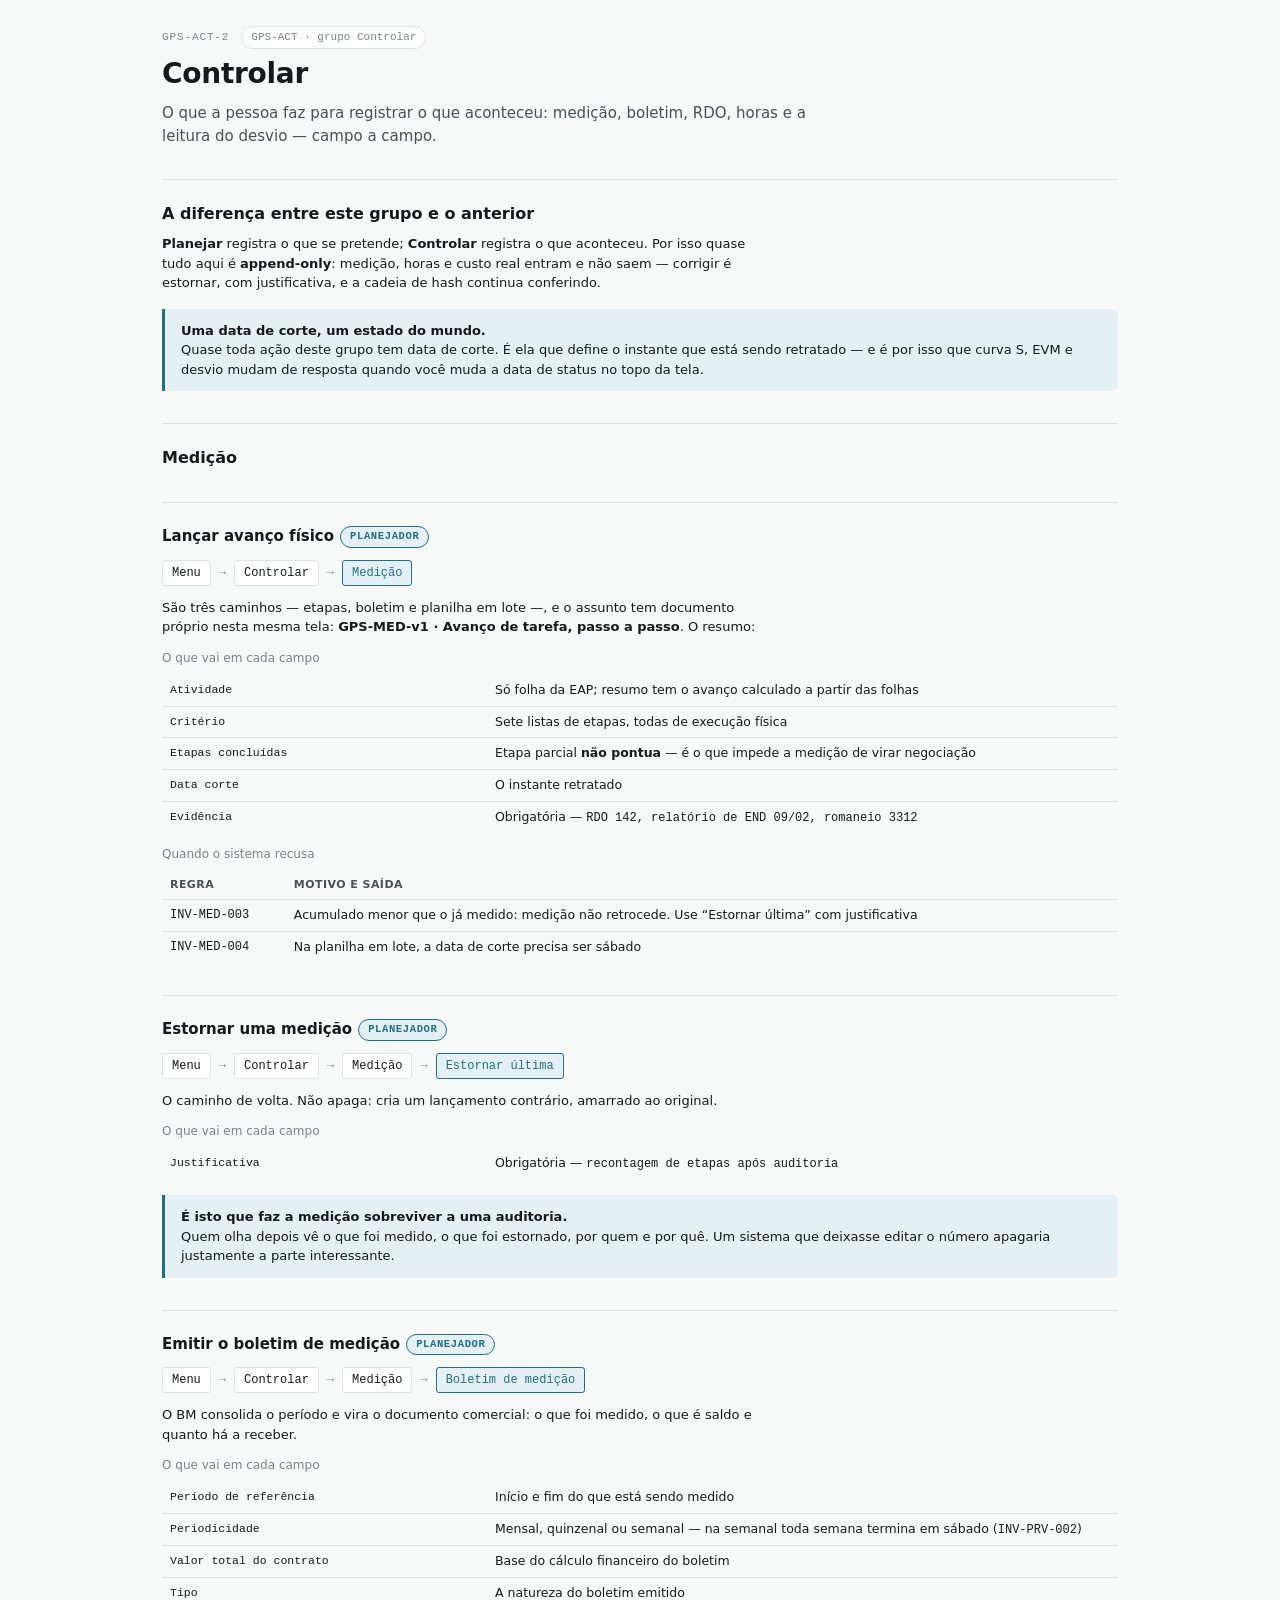
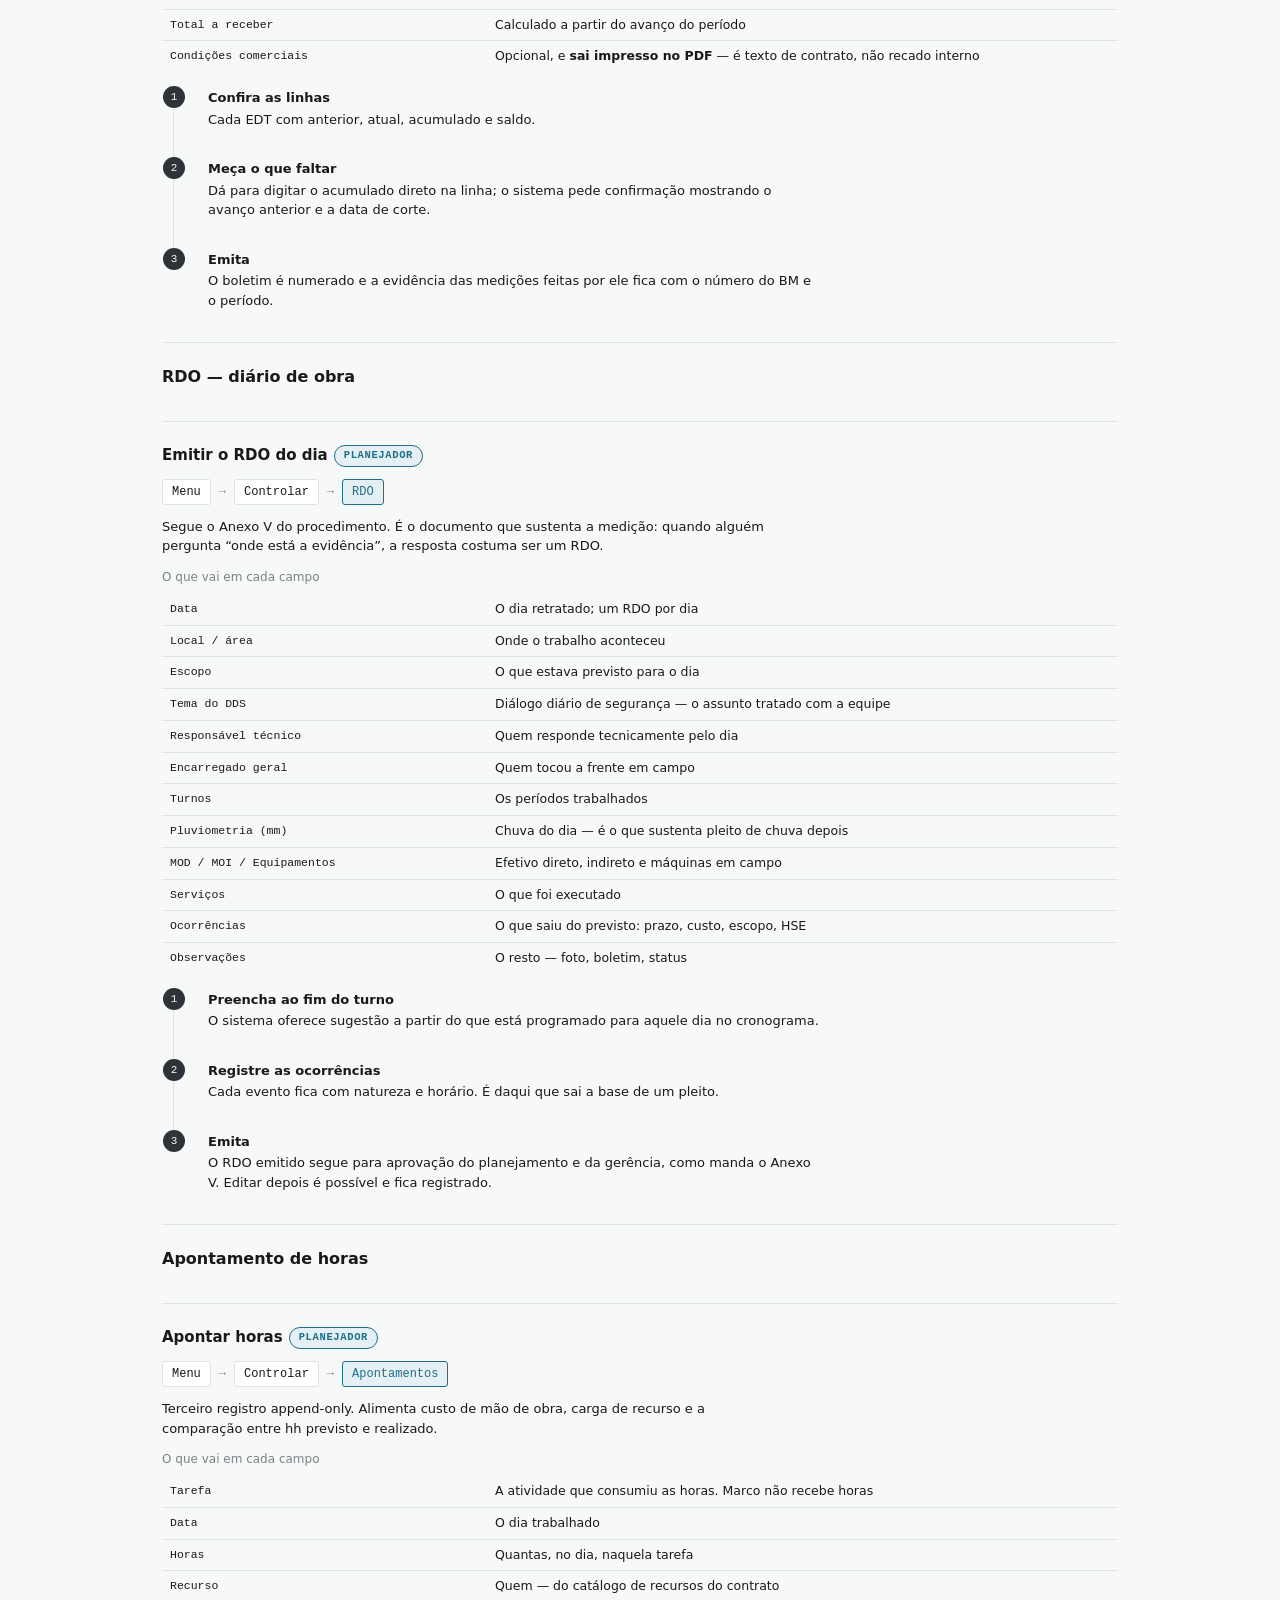
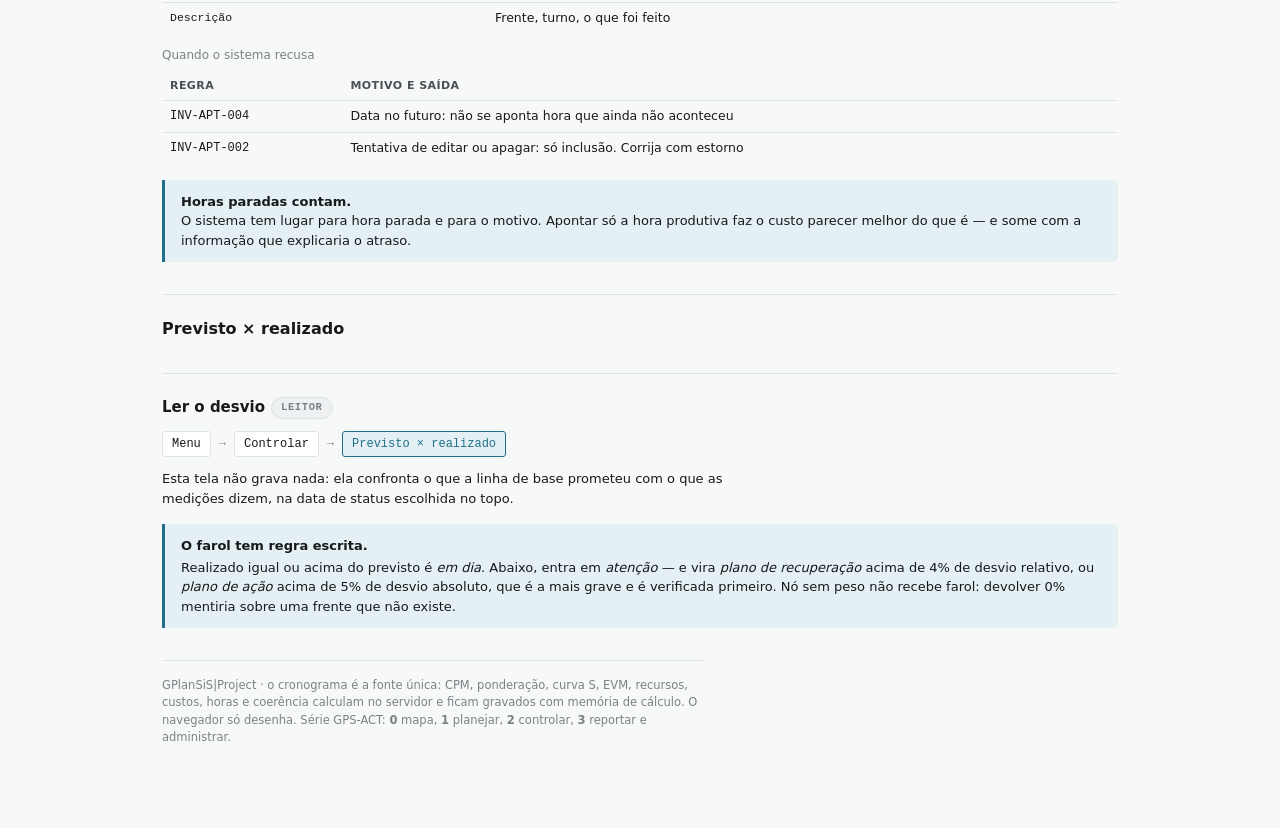
<file: templates/GPS-ACT-2_Controlar.html>
<!doctype html>
<html lang="pt-BR">
<head>
<meta charset="utf-8" />
<meta name="viewport" content="width=device-width, initial-scale=1" />
<title>Controlar · ações humanas</title>
<meta name="description" content="Passo a passo das ações do grupo Controlar do GPlanSiS|Project: medição, estorno, boletim, RDO e apontamento de horas, com as regras de recusa." />
<!-- Sem script e sem rede: a CSP do sistema é script-src 'self'. O tema
     acompanha o do aparelho e o data-theme do app. -->
<style>
:root{
  --grafite:#2d3336; --aco:#7d8286; --claro:#edeff0; --papel:#f7f8f8; --fundo:#ffffff;
  --linha:#dfe3e4; --texto:#17191b; --texto-2:#4a5054;
  --em-dia:#2f7d4f; --atencao:#8a6d1f; --recuperacao:#b4560f; --acao:#a11d1d; --neutro:#7d8286;
  --em-dia-f:#e7f3ec; --atencao-f:#f6efd9; --recuperacao-f:#f9e9dc; --acao-f:#f7e3e3; --neutro-f:#eef0f1;
  --acento:#1f6f8b; --acento-f:#e4f0f4;
  --fase-1:#3b6ea5; --fase-2:#2f7d4f; --fase-4:#7a4fa3;
  --fonte:"Inter",system-ui,-apple-system,"Segoe UI",sans-serif;
  --mono:"IBM Plex Mono",ui-monospace,Menlo,monospace;
  --e-2:8px; --e-3:12px; --e-4:16px; --e-5:22px; --e-6:32px;
  --r-1:3px; --r-2:6px; --r-3:10px; --r-pill:999px;
  color-scheme:light;
}
@media (prefers-color-scheme: dark){
  :root:not([data-theme="light"]){
    --grafite:#e6e9ea; --aco:#9aa0a4; --claro:#24292c; --papel:#15181a; --fundo:#1b1f21;
    --linha:#32383b; --texto:#e6e9ea; --texto-2:#b5babd;
    --em-dia:#5fbf88; --atencao:#d6b55c; --recuperacao:#e08a4a; --acao:#e06a6a; --neutro:#9aa0a4;
    --em-dia-f:#1e2f26; --atencao-f:#332d1c; --recuperacao-f:#35271c; --acao-f:#352022; --neutro-f:#23282b;
    --acento:#5aa9c6; --acento-f:#1d3038;
    --fase-1:#6da0d8; --fase-2:#5fbf88; --fase-4:#b28ad6;
    color-scheme:dark;
  }
}
:root[data-theme="dark"]{
  --grafite:#e6e9ea; --aco:#9aa0a4; --claro:#24292c; --papel:#15181a; --fundo:#1b1f21;
  --linha:#32383b; --texto:#e6e9ea; --texto-2:#b5babd;
  --em-dia:#5fbf88; --atencao:#d6b55c; --recuperacao:#e08a4a; --acao:#e06a6a; --neutro:#9aa0a4;
  --em-dia-f:#1e2f26; --atencao-f:#332d1c; --recuperacao-f:#35271c; --acao-f:#352022; --neutro-f:#23282b;
  --acento:#5aa9c6; --acento-f:#1d3038;
  --fase-1:#6da0d8; --fase-2:#5fbf88; --fase-4:#b28ad6;
  color-scheme:dark;
}

*{box-sizing:border-box}
body{margin:0;background:var(--papel);color:var(--texto);
  font:400 13px/1.5 var(--fonte);-webkit-text-size-adjust:100%}
main{max-width:1000px;margin:0 auto;padding:26px var(--e-5) 72px}
h1{font-size:28px;line-height:1.2;margin:0;letter-spacing:-.01em}
h2{font-size:16px;margin:var(--e-6) 0 var(--e-2);padding-top:var(--e-5);
  border-top:1px solid var(--linha)}
h3{font-size:14px;margin:var(--e-5) 0 var(--e-2)}
p{margin:0 0 var(--e-3);max-width:74ch}
a{color:var(--acento)}
code,.mono{font-family:var(--mono);font-size:12px}
code{background:var(--claro);border-radius:var(--r-1);padding:1px 5px}
strong{font-weight:600}

.cab{display:flex;flex-wrap:wrap;align-items:baseline;gap:var(--e-3);
  margin-bottom:var(--e-2)}
.cod{font-family:var(--mono);font-size:11px;letter-spacing:.08em;
  text-transform:uppercase;color:var(--aco)}
.lead{color:var(--texto-2);font-size:15px;max-width:72ch;margin:var(--e-3) 0 0}
.selo{display:inline-block;font-family:var(--mono);font-size:11px;
  border:1px solid var(--linha);border-radius:var(--r-pill);
  padding:2px 9px;color:var(--aco);background:var(--fundo)}

/* caminho na interface */
.trilha{display:flex;flex-wrap:wrap;align-items:center;gap:var(--e-2);
  font-family:var(--mono);font-size:12px;margin:var(--e-3) 0}
.trilha span{background:var(--fundo);border:1px solid var(--linha);
  border-radius:var(--r-1);padding:3px 9px}
.trilha i{font-style:normal;color:var(--aco)}
.trilha span.fim{border-color:var(--acento);background:var(--acento-f);
  color:var(--acento);font-weight:500}

/* blocos */
.cx{background:var(--fundo);border:1px solid var(--linha);
  border-radius:var(--r-3);padding:var(--e-5);margin:var(--e-4) 0}
.cx > :last-child{margin-bottom:0}
.cx h3{margin-top:0}
.par{display:grid;gap:var(--e-4);grid-template-columns:repeat(auto-fit,minmax(290px,1fr))}
.nota{border-left:3px solid var(--acento);background:var(--acento-f);
  border-radius:0 var(--r-2) var(--r-2) 0;padding:var(--e-3) var(--e-4);
  margin:var(--e-4) 0}
.nota.alerta{border-left-color:var(--acao);background:var(--acao-f)}
.nota > :last-child{margin-bottom:0}
.nota b{display:block;margin-bottom:2px}

/* passos */
ol.passos{list-style:none;margin:var(--e-4) 0 0;padding:0;counter-reset:p}
ol.passos > li{counter-increment:p;position:relative;
  padding:0 0 var(--e-5) 34px;border-left:1px solid var(--linha);
  margin-left:11px}
ol.passos > li:last-child{border-left-color:transparent;padding-bottom:0}
ol.passos > li::before{content:counter(p);position:absolute;left:-11px;top:-2px;
  width:22px;height:22px;border-radius:50%;background:var(--grafite);
  color:var(--papel);font:500 11px/22px var(--mono);text-align:center}
ol.passos b{display:block;margin-bottom:2px}
ol.passos p{margin-bottom:var(--e-2)}

/* tabelas */
table{width:100%;border-collapse:collapse;margin:var(--e-3) 0;font-size:12.5px}
caption{text-align:left;color:var(--aco);font-size:12px;padding-bottom:var(--e-2)}
th,td{text-align:left;padding:6px 8px;border-bottom:1px solid var(--linha);
  vertical-align:top}
th{font-weight:600;color:var(--texto-2);font-size:11px;letter-spacing:.04em;
  text-transform:uppercase;white-space:nowrap}
td.n,th.n{text-align:right;font-family:var(--mono);white-space:nowrap}
tbody tr:last-child td{border-bottom:0}

.farol{display:inline-block;border-radius:var(--r-pill);padding:1px 9px;
  font-size:11px;font-weight:500;white-space:nowrap}
.f-dia{background:var(--em-dia-f);color:var(--em-dia)}
.f-at{background:var(--atencao-f);color:var(--atencao)}
.f-rec{background:var(--recuperacao-f);color:var(--recuperacao)}
.f-aco{background:var(--acao-f);color:var(--acao)}
.f-nao{background:var(--neutro-f);color:var(--neutro)}

ul.lista{margin:0 0 var(--e-3);padding-left:18px}
ul.lista li{margin-bottom:5px}

.criterios{display:grid;gap:var(--e-2);
  grid-template-columns:repeat(auto-fit,minmax(215px,1fr));margin:var(--e-3) 0}
.criterios div{font-family:var(--mono);font-size:11.5px;background:var(--fundo);
  border:1px solid var(--linha);border-radius:var(--r-1);padding:6px 9px}

figure{margin:var(--e-4) 0}
svg .d-lig{fill:none;stroke:var(--linha);stroke-width:1.5;marker-end:url(#seta)}
svg .d-lig .d-tronco{marker-end:none}
svg .d-cx rect,svg rect.d-ac{stroke-width:1}
svg .d-cx rect{fill:var(--fundo);stroke:var(--linha)}
svg rect.d-ac{fill:var(--acento-f);stroke:var(--acento)}
svg .d-t text{font-family:var(--mono);font-size:11px;text-anchor:middle;
  fill:var(--aco)}
svg .d-t text.forte{font-size:12px;fill:var(--texto)}
svg .d-t text.fraco{fill:var(--aco)}
svg .d-t text.ac{fill:var(--acento)}
svg .d-t text.ac.forte{font-weight:600}
svg text.pe{font-family:var(--mono);font-size:10.5px;fill:var(--aco)}
figure svg{display:block;width:100%;height:auto}
figcaption{color:var(--aco);font-size:11.5px;margin-top:var(--e-2)}

.rodape{margin-top:var(--e-6);padding-top:var(--e-4);
  border-top:1px solid var(--linha);color:var(--aco);font-size:11.5px}

@media (max-width:560px){
  main{padding:20px 16px 56px}
  h1{font-size:23px}
  table{font-size:12px}
}
@media print{
  body{background:#fff}
  .cx,.nota{break-inside:avoid}
  h2{break-after:avoid}
}

.acao-bloco{border-top:1px solid var(--linha);padding-top:var(--e-5);
  margin-top:var(--e-6)}
.acao-bloco h3{margin-top:0;font-size:15px}
.papel{display:inline-block;font-family:var(--mono);font-size:10.5px;
  letter-spacing:.06em;text-transform:uppercase;border-radius:var(--r-pill);
  padding:2px 9px;background:var(--neutro-f);color:var(--neutro);
  border:1px solid var(--linha);vertical-align:2px;margin-left:6px}
.papel.pl{background:var(--acento-f);color:var(--acento);border-color:var(--acento)}
.papel.ad{background:var(--recuperacao-f);color:var(--recuperacao);border-color:var(--recuperacao)}
.papel.fi{background:var(--em-dia-f);color:var(--em-dia);border-color:var(--em-dia)}
table.campos td:first-child{width:34%;font-family:var(--mono);font-size:11.5px;
  color:var(--texto)}
.indice{display:grid;gap:var(--e-2);
  grid-template-columns:repeat(auto-fit,minmax(250px,1fr));margin:var(--e-4) 0}
.indice > *{display:block;padding:9px 12px;background:var(--fundo);
  border:1px solid var(--linha);border-radius:var(--r-2);text-decoration:none;
  color:var(--texto)}
.indice b{display:block;font-size:13px}
.indice span{color:var(--aco);font-size:11.5px}
</style>
</head>
<body>
<main>
<header>
  <div class="cab">
    <span class="cod">GPS-ACT-2</span>
    <span class="selo">GPS-ACT · grupo Controlar</span>
  </div>
  <h1>Controlar</h1>
  <p class="lead">O que a pessoa faz para registrar o que aconteceu: medição, boletim, RDO, horas e a leitura do desvio — campo a campo.</p>
</header>
<h2>A diferença entre este grupo e o anterior</h2>
<p><strong>Planejar</strong> registra o que se pretende; <strong>Controlar</strong>
registra o que aconteceu. Por isso quase tudo aqui é
<strong>append-only</strong>: medição, horas e custo real entram e não saem —
corrigir é estornar, com justificativa, e a cadeia de hash continua
conferindo.</p>
<div class="nota"><b>Uma data de corte, um estado do mundo.</b>
Quase toda ação deste grupo tem data de corte. É ela que define o instante que
está sendo retratado — e é por isso que curva S, EVM e desvio mudam de resposta
quando você muda a data de status no topo da tela.</div><h2>Medição</h2><div class="acao-bloco" id="medir"><h3>Lançar avanço físico<span class="papel pl">planejador</span></h3><div class="trilha"><span>Menu</span><i>→</i><span>Controlar</span><i>→</i><span class="fim">Medição</span></div><p>São três caminhos — etapas, boletim e planilha em lote —, e o assunto tem documento próprio nesta mesma tela: <b>GPS-MED-v1 · Avanço de tarefa, passo a passo</b>. O resumo:</p><table class="campos"><caption>O que vai em cada campo</caption><tbody><tr><td>Atividade</td><td>Só folha da EAP; resumo tem o avanço calculado a partir das folhas</td></tr><tr><td>Critério</td><td>Sete listas de etapas, todas de execução física</td></tr><tr><td>Etapas concluídas</td><td>Etapa parcial <strong>não pontua</strong> — é o que impede a medição de virar negociação</td></tr><tr><td>Data corte</td><td>O instante retratado</td></tr><tr><td>Evidência</td><td>Obrigatória — <span class="mono">RDO 142, relatório de END 09/02, romaneio 3312</span></td></tr></tbody></table><table><caption>Quando o sistema recusa</caption><thead><tr><th>Regra</th><th>Motivo e saída</th></tr></thead><tbody><tr><td class="mono">INV-MED-003</td><td>Acumulado menor que o já medido: medição não retrocede. Use “Estornar última” com justificativa</td></tr><tr><td class="mono">INV-MED-004</td><td>Na planilha em lote, a data de corte precisa ser sábado</td></tr></tbody></table></div><div class="acao-bloco" id="estornar-medicao"><h3>Estornar uma medição<span class="papel pl">planejador</span></h3><div class="trilha"><span>Menu</span><i>→</i><span>Controlar</span><i>→</i><span>Medição</span><i>→</i><span class="fim">Estornar última</span></div><p>O caminho de volta. Não apaga: cria um lançamento contrário, amarrado ao original.</p><table class="campos"><caption>O que vai em cada campo</caption><tbody><tr><td>Justificativa</td><td>Obrigatória — <span class="mono">recontagem de etapas após auditoria</span></td></tr></tbody></table><div class="nota"><b>É isto que faz a medição sobreviver a uma auditoria.</b>Quem olha depois vê o que foi medido, o que foi estornado, por quem e por quê. Um sistema que deixasse editar o número apagaria justamente a parte interessante.</div></div><div class="acao-bloco" id="boletim"><h3>Emitir o boletim de medição<span class="papel pl">planejador</span></h3><div class="trilha"><span>Menu</span><i>→</i><span>Controlar</span><i>→</i><span>Medição</span><i>→</i><span class="fim">Boletim de medição</span></div><p>O BM consolida o período e vira o documento comercial: o que foi medido, o que é saldo e quanto há a receber.</p><table class="campos"><caption>O que vai em cada campo</caption><tbody><tr><td>Período de referência</td><td>Início e fim do que está sendo medido</td></tr><tr><td>Periodicidade</td><td>Mensal, quinzenal ou semanal — na semanal toda semana termina em sábado (<span class="mono">INV-PRV-002</span>)</td></tr><tr><td>Valor total do contrato</td><td>Base do cálculo financeiro do boletim</td></tr><tr><td>Tipo</td><td>A natureza do boletim emitido</td></tr><tr><td>Total a receber</td><td>Calculado a partir do avanço do período</td></tr><tr><td>Condições comerciais</td><td>Opcional, e <strong>sai impresso no PDF</strong> — é texto de contrato, não recado interno</td></tr></tbody></table><ol class="passos"><li><b>Confira as linhas</b><p>Cada EDT com anterior, atual, acumulado e saldo.</p></li><li><b>Meça o que faltar</b><p>Dá para digitar o acumulado direto na linha; o sistema pede confirmação mostrando o avanço anterior e a data de corte.</p></li><li><b>Emita</b><p>O boletim é numerado e a evidência das medições feitas por ele fica com o número do BM e o período.</p></li></ol></div><h2>RDO — diário de obra</h2><div class="acao-bloco" id="rdo"><h3>Emitir o RDO do dia<span class="papel pl">planejador</span></h3><div class="trilha"><span>Menu</span><i>→</i><span>Controlar</span><i>→</i><span class="fim">RDO</span></div><p>Segue o Anexo V do procedimento. É o documento que sustenta a medição: quando alguém pergunta “onde está a evidência”, a resposta costuma ser um RDO.</p><table class="campos"><caption>O que vai em cada campo</caption><tbody><tr><td>Data</td><td>O dia retratado; um RDO por dia</td></tr><tr><td>Local / área</td><td>Onde o trabalho aconteceu</td></tr><tr><td>Escopo</td><td>O que estava previsto para o dia</td></tr><tr><td>Tema do DDS</td><td>Diálogo diário de segurança — o assunto tratado com a equipe</td></tr><tr><td>Responsável técnico</td><td>Quem responde tecnicamente pelo dia</td></tr><tr><td>Encarregado geral</td><td>Quem tocou a frente em campo</td></tr><tr><td>Turnos</td><td>Os períodos trabalhados</td></tr><tr><td>Pluviometria (mm)</td><td>Chuva do dia — é o que sustenta pleito de chuva depois</td></tr><tr><td>MOD / MOI / Equipamentos</td><td>Efetivo direto, indireto e máquinas em campo</td></tr><tr><td>Serviços</td><td>O que foi executado</td></tr><tr><td>Ocorrências</td><td>O que saiu do previsto: prazo, custo, escopo, HSE</td></tr><tr><td>Observações</td><td>O resto — foto, boletim, status</td></tr></tbody></table><ol class="passos"><li><b>Preencha ao fim do turno</b><p>O sistema oferece sugestão a partir do que está programado para aquele dia no cronograma.</p></li><li><b>Registre as ocorrências</b><p>Cada evento fica com natureza e horário. É daqui que sai a base de um pleito.</p></li><li><b>Emita</b><p>O RDO emitido segue para aprovação do planejamento e da gerência, como manda o Anexo V. Editar depois é possível e fica registrado.</p></li></ol></div><h2>Apontamento de horas</h2><div class="acao-bloco" id="horas"><h3>Apontar horas<span class="papel pl">planejador</span></h3><div class="trilha"><span>Menu</span><i>→</i><span>Controlar</span><i>→</i><span class="fim">Apontamentos</span></div><p>Terceiro registro append-only. Alimenta custo de mão de obra, carga de recurso e a comparação entre hh previsto e realizado.</p><table class="campos"><caption>O que vai em cada campo</caption><tbody><tr><td>Tarefa</td><td>A atividade que consumiu as horas. Marco não recebe horas</td></tr><tr><td>Data</td><td>O dia trabalhado</td></tr><tr><td>Horas</td><td>Quantas, no dia, naquela tarefa</td></tr><tr><td>Recurso</td><td>Quem — do catálogo de recursos do contrato</td></tr><tr><td>Descrição</td><td>Frente, turno, o que foi feito</td></tr></tbody></table><table><caption>Quando o sistema recusa</caption><thead><tr><th>Regra</th><th>Motivo e saída</th></tr></thead><tbody><tr><td class="mono">INV-APT-004</td><td>Data no futuro: não se aponta hora que ainda não aconteceu</td></tr><tr><td class="mono">INV-APT-002</td><td>Tentativa de editar ou apagar: só inclusão. Corrija com estorno</td></tr></tbody></table><div class="nota"><b>Horas paradas contam.</b>O sistema tem lugar para hora parada e para o motivo. Apontar só a hora produtiva faz o custo parecer melhor do que é — e some com a informação que explicaria o atraso.</div></div><h2>Previsto × realizado</h2><div class="acao-bloco" id="previsto"><h3>Ler o desvio<span class="papel ">leitor</span></h3><div class="trilha"><span>Menu</span><i>→</i><span>Controlar</span><i>→</i><span class="fim">Previsto × realizado</span></div><p>Esta tela não grava nada: ela confronta o que a linha de base prometeu com o que as medições dizem, na data de status escolhida no topo.</p><div class="nota"><b>O farol tem regra escrita.</b>Realizado igual ou acima do previsto é <em>em dia</em>. Abaixo, entra em <em>atenção</em> — e vira <em>plano de recuperação</em> acima de 4% de desvio relativo, ou <em>plano de ação</em> acima de 5% de desvio absoluto, que é a mais grave e é verificada primeiro. Nó sem peso não recebe farol: devolver 0% mentiria sobre uma frente que não existe.</div></div>
<p class="rodape">GPlanSiS|Project · o cronograma é a fonte única: CPM, ponderação, curva S, EVM, recursos, custos, horas e coerência calculam no servidor e ficam gravados com memória de cálculo. O navegador só desenha. Série GPS-ACT: <b>0</b> mapa, <b>1</b> planejar, <b>2</b> controlar, <b>3</b> reportar e administrar.</p>
</main>
</body>
</html>
</file>
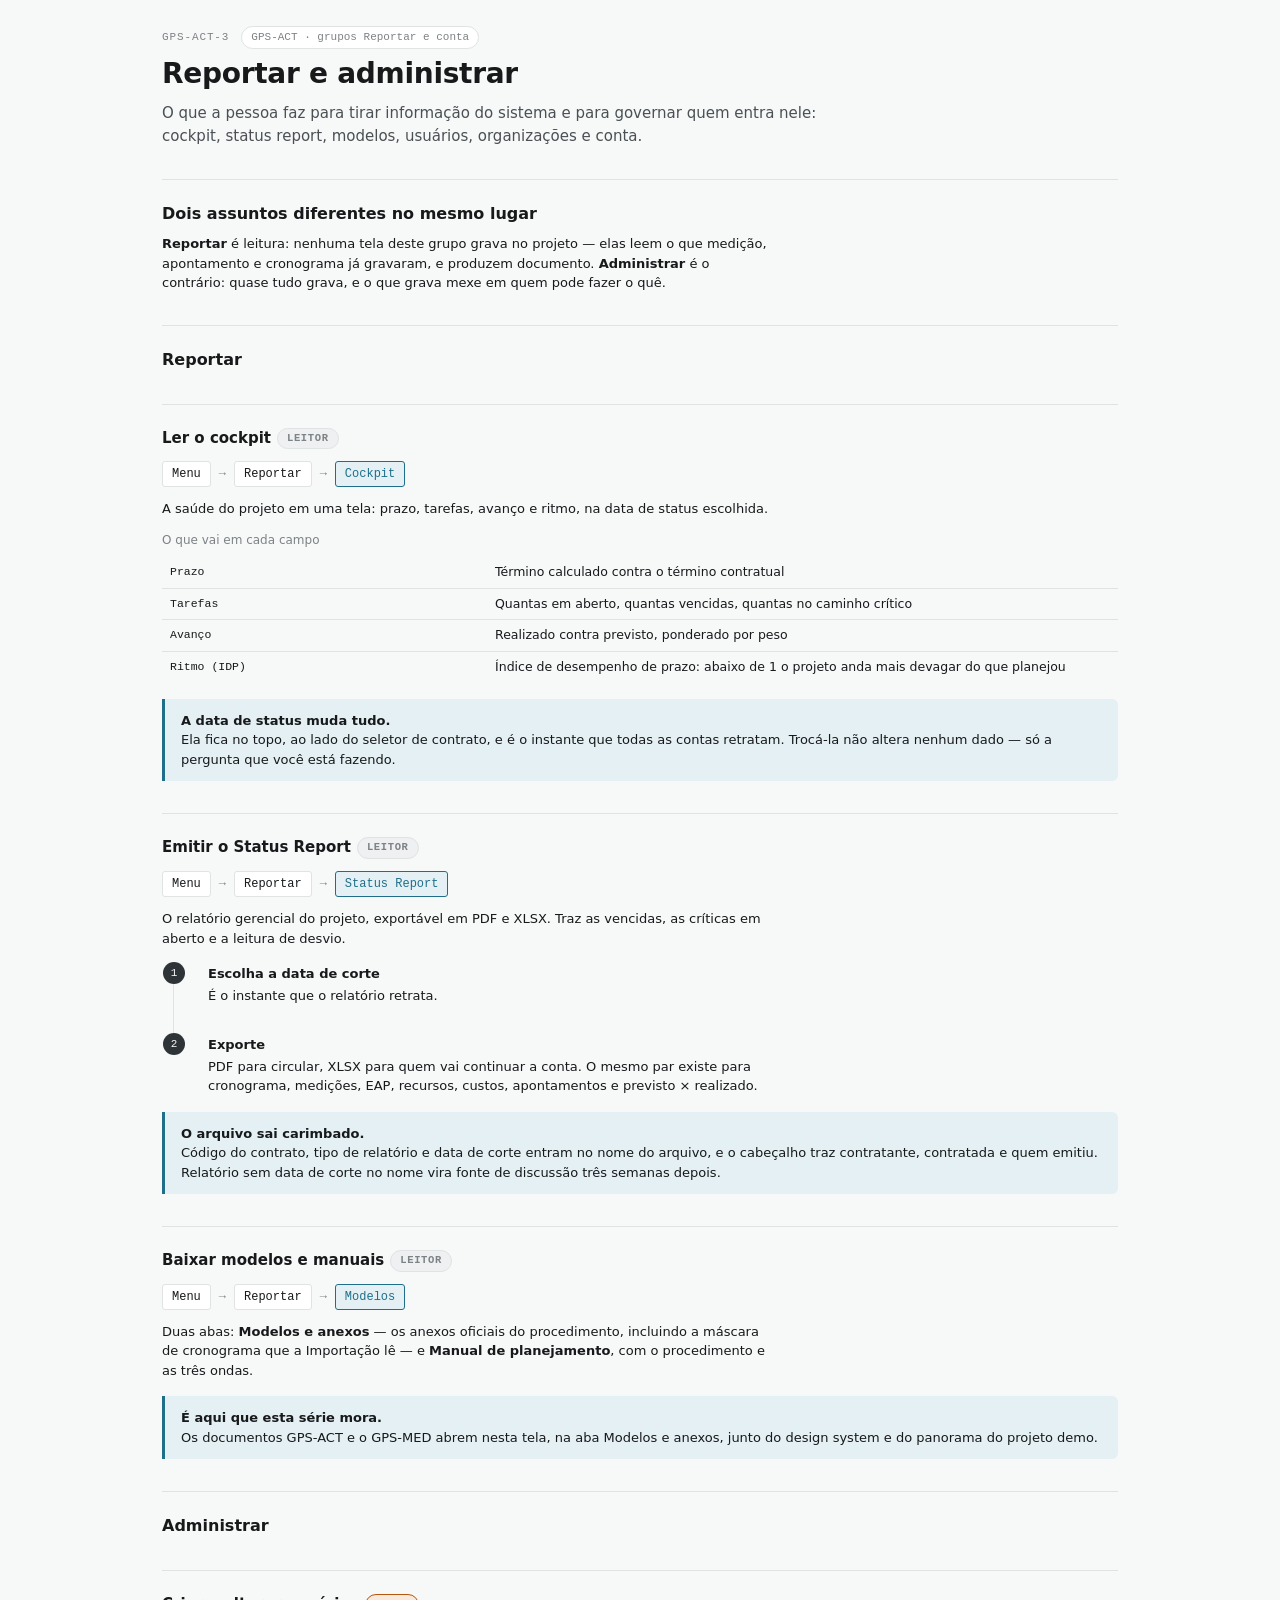
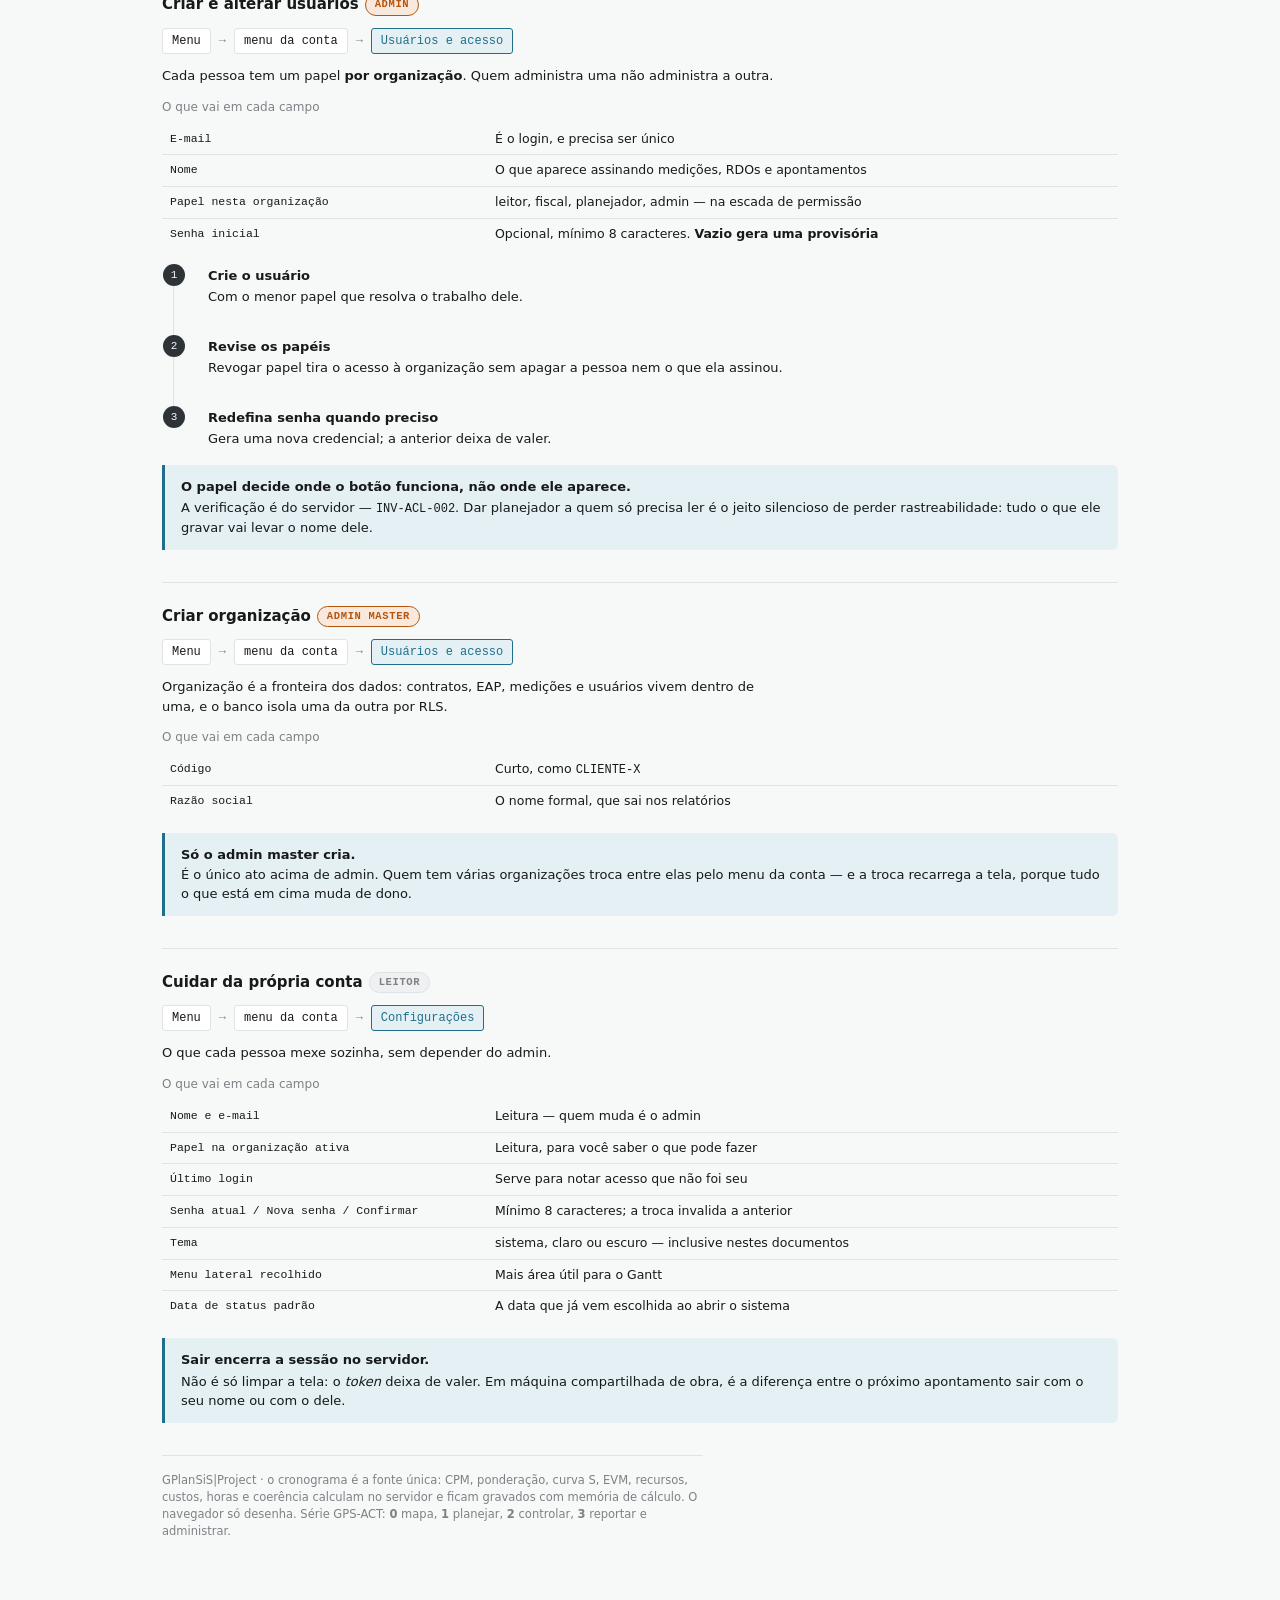
<file: templates/GPS-ACT-3_Reportar-e-administrar.html>
<!doctype html>
<html lang="pt-BR">
<head>
<meta charset="utf-8" />
<meta name="viewport" content="width=device-width, initial-scale=1" />
<title>Reportar e administrar · ações humanas</title>
<meta name="description" content="Ações de leitura e exportação do GPlanSiS|Project e a administração de usuários, papéis, organizações e conta própria." />
<!-- Sem script e sem rede: a CSP do sistema é script-src 'self'. O tema
     acompanha o do aparelho e o data-theme do app. -->
<style>
:root{
  --grafite:#2d3336; --aco:#7d8286; --claro:#edeff0; --papel:#f7f8f8; --fundo:#ffffff;
  --linha:#dfe3e4; --texto:#17191b; --texto-2:#4a5054;
  --em-dia:#2f7d4f; --atencao:#8a6d1f; --recuperacao:#b4560f; --acao:#a11d1d; --neutro:#7d8286;
  --em-dia-f:#e7f3ec; --atencao-f:#f6efd9; --recuperacao-f:#f9e9dc; --acao-f:#f7e3e3; --neutro-f:#eef0f1;
  --acento:#1f6f8b; --acento-f:#e4f0f4;
  --fase-1:#3b6ea5; --fase-2:#2f7d4f; --fase-4:#7a4fa3;
  --fonte:"Inter",system-ui,-apple-system,"Segoe UI",sans-serif;
  --mono:"IBM Plex Mono",ui-monospace,Menlo,monospace;
  --e-2:8px; --e-3:12px; --e-4:16px; --e-5:22px; --e-6:32px;
  --r-1:3px; --r-2:6px; --r-3:10px; --r-pill:999px;
  color-scheme:light;
}
@media (prefers-color-scheme: dark){
  :root:not([data-theme="light"]){
    --grafite:#e6e9ea; --aco:#9aa0a4; --claro:#24292c; --papel:#15181a; --fundo:#1b1f21;
    --linha:#32383b; --texto:#e6e9ea; --texto-2:#b5babd;
    --em-dia:#5fbf88; --atencao:#d6b55c; --recuperacao:#e08a4a; --acao:#e06a6a; --neutro:#9aa0a4;
    --em-dia-f:#1e2f26; --atencao-f:#332d1c; --recuperacao-f:#35271c; --acao-f:#352022; --neutro-f:#23282b;
    --acento:#5aa9c6; --acento-f:#1d3038;
    --fase-1:#6da0d8; --fase-2:#5fbf88; --fase-4:#b28ad6;
    color-scheme:dark;
  }
}
:root[data-theme="dark"]{
  --grafite:#e6e9ea; --aco:#9aa0a4; --claro:#24292c; --papel:#15181a; --fundo:#1b1f21;
  --linha:#32383b; --texto:#e6e9ea; --texto-2:#b5babd;
  --em-dia:#5fbf88; --atencao:#d6b55c; --recuperacao:#e08a4a; --acao:#e06a6a; --neutro:#9aa0a4;
  --em-dia-f:#1e2f26; --atencao-f:#332d1c; --recuperacao-f:#35271c; --acao-f:#352022; --neutro-f:#23282b;
  --acento:#5aa9c6; --acento-f:#1d3038;
  --fase-1:#6da0d8; --fase-2:#5fbf88; --fase-4:#b28ad6;
  color-scheme:dark;
}

*{box-sizing:border-box}
body{margin:0;background:var(--papel);color:var(--texto);
  font:400 13px/1.5 var(--fonte);-webkit-text-size-adjust:100%}
main{max-width:1000px;margin:0 auto;padding:26px var(--e-5) 72px}
h1{font-size:28px;line-height:1.2;margin:0;letter-spacing:-.01em}
h2{font-size:16px;margin:var(--e-6) 0 var(--e-2);padding-top:var(--e-5);
  border-top:1px solid var(--linha)}
h3{font-size:14px;margin:var(--e-5) 0 var(--e-2)}
p{margin:0 0 var(--e-3);max-width:74ch}
a{color:var(--acento)}
code,.mono{font-family:var(--mono);font-size:12px}
code{background:var(--claro);border-radius:var(--r-1);padding:1px 5px}
strong{font-weight:600}

.cab{display:flex;flex-wrap:wrap;align-items:baseline;gap:var(--e-3);
  margin-bottom:var(--e-2)}
.cod{font-family:var(--mono);font-size:11px;letter-spacing:.08em;
  text-transform:uppercase;color:var(--aco)}
.lead{color:var(--texto-2);font-size:15px;max-width:72ch;margin:var(--e-3) 0 0}
.selo{display:inline-block;font-family:var(--mono);font-size:11px;
  border:1px solid var(--linha);border-radius:var(--r-pill);
  padding:2px 9px;color:var(--aco);background:var(--fundo)}

/* caminho na interface */
.trilha{display:flex;flex-wrap:wrap;align-items:center;gap:var(--e-2);
  font-family:var(--mono);font-size:12px;margin:var(--e-3) 0}
.trilha span{background:var(--fundo);border:1px solid var(--linha);
  border-radius:var(--r-1);padding:3px 9px}
.trilha i{font-style:normal;color:var(--aco)}
.trilha span.fim{border-color:var(--acento);background:var(--acento-f);
  color:var(--acento);font-weight:500}

/* blocos */
.cx{background:var(--fundo);border:1px solid var(--linha);
  border-radius:var(--r-3);padding:var(--e-5);margin:var(--e-4) 0}
.cx > :last-child{margin-bottom:0}
.cx h3{margin-top:0}
.par{display:grid;gap:var(--e-4);grid-template-columns:repeat(auto-fit,minmax(290px,1fr))}
.nota{border-left:3px solid var(--acento);background:var(--acento-f);
  border-radius:0 var(--r-2) var(--r-2) 0;padding:var(--e-3) var(--e-4);
  margin:var(--e-4) 0}
.nota.alerta{border-left-color:var(--acao);background:var(--acao-f)}
.nota > :last-child{margin-bottom:0}
.nota b{display:block;margin-bottom:2px}

/* passos */
ol.passos{list-style:none;margin:var(--e-4) 0 0;padding:0;counter-reset:p}
ol.passos > li{counter-increment:p;position:relative;
  padding:0 0 var(--e-5) 34px;border-left:1px solid var(--linha);
  margin-left:11px}
ol.passos > li:last-child{border-left-color:transparent;padding-bottom:0}
ol.passos > li::before{content:counter(p);position:absolute;left:-11px;top:-2px;
  width:22px;height:22px;border-radius:50%;background:var(--grafite);
  color:var(--papel);font:500 11px/22px var(--mono);text-align:center}
ol.passos b{display:block;margin-bottom:2px}
ol.passos p{margin-bottom:var(--e-2)}

/* tabelas */
table{width:100%;border-collapse:collapse;margin:var(--e-3) 0;font-size:12.5px}
caption{text-align:left;color:var(--aco);font-size:12px;padding-bottom:var(--e-2)}
th,td{text-align:left;padding:6px 8px;border-bottom:1px solid var(--linha);
  vertical-align:top}
th{font-weight:600;color:var(--texto-2);font-size:11px;letter-spacing:.04em;
  text-transform:uppercase;white-space:nowrap}
td.n,th.n{text-align:right;font-family:var(--mono);white-space:nowrap}
tbody tr:last-child td{border-bottom:0}

.farol{display:inline-block;border-radius:var(--r-pill);padding:1px 9px;
  font-size:11px;font-weight:500;white-space:nowrap}
.f-dia{background:var(--em-dia-f);color:var(--em-dia)}
.f-at{background:var(--atencao-f);color:var(--atencao)}
.f-rec{background:var(--recuperacao-f);color:var(--recuperacao)}
.f-aco{background:var(--acao-f);color:var(--acao)}
.f-nao{background:var(--neutro-f);color:var(--neutro)}

ul.lista{margin:0 0 var(--e-3);padding-left:18px}
ul.lista li{margin-bottom:5px}

.criterios{display:grid;gap:var(--e-2);
  grid-template-columns:repeat(auto-fit,minmax(215px,1fr));margin:var(--e-3) 0}
.criterios div{font-family:var(--mono);font-size:11.5px;background:var(--fundo);
  border:1px solid var(--linha);border-radius:var(--r-1);padding:6px 9px}

figure{margin:var(--e-4) 0}
svg .d-lig{fill:none;stroke:var(--linha);stroke-width:1.5;marker-end:url(#seta)}
svg .d-lig .d-tronco{marker-end:none}
svg .d-cx rect,svg rect.d-ac{stroke-width:1}
svg .d-cx rect{fill:var(--fundo);stroke:var(--linha)}
svg rect.d-ac{fill:var(--acento-f);stroke:var(--acento)}
svg .d-t text{font-family:var(--mono);font-size:11px;text-anchor:middle;
  fill:var(--aco)}
svg .d-t text.forte{font-size:12px;fill:var(--texto)}
svg .d-t text.fraco{fill:var(--aco)}
svg .d-t text.ac{fill:var(--acento)}
svg .d-t text.ac.forte{font-weight:600}
svg text.pe{font-family:var(--mono);font-size:10.5px;fill:var(--aco)}
figure svg{display:block;width:100%;height:auto}
figcaption{color:var(--aco);font-size:11.5px;margin-top:var(--e-2)}

.rodape{margin-top:var(--e-6);padding-top:var(--e-4);
  border-top:1px solid var(--linha);color:var(--aco);font-size:11.5px}

@media (max-width:560px){
  main{padding:20px 16px 56px}
  h1{font-size:23px}
  table{font-size:12px}
}
@media print{
  body{background:#fff}
  .cx,.nota{break-inside:avoid}
  h2{break-after:avoid}
}

.acao-bloco{border-top:1px solid var(--linha);padding-top:var(--e-5);
  margin-top:var(--e-6)}
.acao-bloco h3{margin-top:0;font-size:15px}
.papel{display:inline-block;font-family:var(--mono);font-size:10.5px;
  letter-spacing:.06em;text-transform:uppercase;border-radius:var(--r-pill);
  padding:2px 9px;background:var(--neutro-f);color:var(--neutro);
  border:1px solid var(--linha);vertical-align:2px;margin-left:6px}
.papel.pl{background:var(--acento-f);color:var(--acento);border-color:var(--acento)}
.papel.ad{background:var(--recuperacao-f);color:var(--recuperacao);border-color:var(--recuperacao)}
.papel.fi{background:var(--em-dia-f);color:var(--em-dia);border-color:var(--em-dia)}
table.campos td:first-child{width:34%;font-family:var(--mono);font-size:11.5px;
  color:var(--texto)}
.indice{display:grid;gap:var(--e-2);
  grid-template-columns:repeat(auto-fit,minmax(250px,1fr));margin:var(--e-4) 0}
.indice a{display:block;padding:9px 12px;background:var(--fundo);
  border:1px solid var(--linha);border-radius:var(--r-2);text-decoration:none;
  color:var(--texto)}
.indice a b{display:block;font-size:13px}
.indice a span{color:var(--aco);font-size:11.5px}
.indice a:hover{border-color:var(--acento)}
</style>
</head>
<body>
<main>
<header>
  <div class="cab">
    <span class="cod">GPS-ACT-3</span>
    <span class="selo">GPS-ACT · grupos Reportar e conta</span>
  </div>
  <h1>Reportar e administrar</h1>
  <p class="lead">O que a pessoa faz para tirar informação do sistema e para governar quem entra nele: cockpit, status report, modelos, usuários, organizações e conta.</p>
</header>
<h2>Dois assuntos diferentes no mesmo lugar</h2>
<p><strong>Reportar</strong> é leitura: nenhuma tela deste grupo grava no
projeto — elas leem o que medição, apontamento e cronograma já gravaram, e
produzem documento. <strong>Administrar</strong> é o contrário: quase tudo
grava, e o que grava mexe em quem pode fazer o quê.</p><h2>Reportar</h2><div class="acao-bloco" id="cockpit"><h3>Ler o cockpit<span class="papel ">leitor</span></h3><div class="trilha"><span>Menu</span><i>→</i><span>Reportar</span><i>→</i><span class="fim">Cockpit</span></div><p>A saúde do projeto em uma tela: prazo, tarefas, avanço e ritmo, na data de status escolhida.</p><table class="campos"><caption>O que vai em cada campo</caption><tbody><tr><td>Prazo</td><td>Término calculado contra o término contratual</td></tr><tr><td>Tarefas</td><td>Quantas em aberto, quantas vencidas, quantas no caminho crítico</td></tr><tr><td>Avanço</td><td>Realizado contra previsto, ponderado por peso</td></tr><tr><td>Ritmo (IDP)</td><td>Índice de desempenho de prazo: abaixo de 1 o projeto anda mais devagar do que planejou</td></tr></tbody></table><div class="nota"><b>A data de status muda tudo.</b>Ela fica no topo, ao lado do seletor de contrato, e é o instante que todas as contas retratam. Trocá-la não altera nenhum dado — só a pergunta que você está fazendo.</div></div><div class="acao-bloco" id="status-report"><h3>Emitir o Status Report<span class="papel ">leitor</span></h3><div class="trilha"><span>Menu</span><i>→</i><span>Reportar</span><i>→</i><span class="fim">Status Report</span></div><p>O relatório gerencial do projeto, exportável em PDF e XLSX. Traz as vencidas, as críticas em aberto e a leitura de desvio.</p><ol class="passos"><li><b>Escolha a data de corte</b><p>É o instante que o relatório retrata.</p></li><li><b>Exporte</b><p>PDF para circular, XLSX para quem vai continuar a conta. O mesmo par existe para cronograma, medições, EAP, recursos, custos, apontamentos e previsto × realizado.</p></li></ol><div class="nota"><b>O arquivo sai carimbado.</b>Código do contrato, tipo de relatório e data de corte entram no nome do arquivo, e o cabeçalho traz contratante, contratada e quem emitiu. Relatório sem data de corte no nome vira fonte de discussão três semanas depois.</div></div><div class="acao-bloco" id="modelos"><h3>Baixar modelos e manuais<span class="papel ">leitor</span></h3><div class="trilha"><span>Menu</span><i>→</i><span>Reportar</span><i>→</i><span class="fim">Modelos</span></div><p>Duas abas: <strong>Modelos e anexos</strong> — os anexos oficiais do procedimento, incluindo a máscara de cronograma que a Importação lê — e <strong>Manual de planejamento</strong>, com o procedimento e as três ondas.</p><div class="nota"><b>É aqui que esta série mora.</b>Os documentos GPS-ACT e o GPS-MED abrem nesta tela, na aba Modelos e anexos, junto do design system e do panorama do projeto demo.</div></div><h2>Administrar</h2><div class="acao-bloco" id="usuarios"><h3>Criar e alterar usuários<span class="papel ad">admin</span></h3><div class="trilha"><span>Menu</span><i>→</i><span>menu da conta</span><i>→</i><span class="fim">Usuários e acesso</span></div><p>Cada pessoa tem um papel <strong>por organização</strong>. Quem administra uma não administra a outra.</p><table class="campos"><caption>O que vai em cada campo</caption><tbody><tr><td>E-mail</td><td>É o login, e precisa ser único</td></tr><tr><td>Nome</td><td>O que aparece assinando medições, RDOs e apontamentos</td></tr><tr><td>Papel nesta organização</td><td>leitor, fiscal, planejador, admin — na escada de permissão</td></tr><tr><td>Senha inicial</td><td>Opcional, mínimo 8 caracteres. <strong>Vazio gera uma provisória</strong></td></tr></tbody></table><ol class="passos"><li><b>Crie o usuário</b><p>Com o menor papel que resolva o trabalho dele.</p></li><li><b>Revise os papéis</b><p>Revogar papel tira o acesso à organização sem apagar a pessoa nem o que ela assinou.</p></li><li><b>Redefina senha quando preciso</b><p>Gera uma nova credencial; a anterior deixa de valer.</p></li></ol><div class="nota"><b>O papel decide onde o botão funciona, não onde ele aparece.</b>A verificação é do servidor — <span class="mono">INV-ACL-002</span>. Dar planejador a quem só precisa ler é o jeito silencioso de perder rastreabilidade: tudo o que ele gravar vai levar o nome dele.</div></div><div class="acao-bloco" id="organizacao"><h3>Criar organização<span class="papel ad">admin master</span></h3><div class="trilha"><span>Menu</span><i>→</i><span>menu da conta</span><i>→</i><span class="fim">Usuários e acesso</span></div><p>Organização é a fronteira dos dados: contratos, EAP, medições e usuários vivem dentro de uma, e o banco isola uma da outra por RLS.</p><table class="campos"><caption>O que vai em cada campo</caption><tbody><tr><td>Código</td><td>Curto, como <span class="mono">CLIENTE-X</span></td></tr><tr><td>Razão social</td><td>O nome formal, que sai nos relatórios</td></tr></tbody></table><div class="nota"><b>Só o admin master cria.</b>É o único ato acima de admin. Quem tem várias organizações troca entre elas pelo menu da conta — e a troca recarrega a tela, porque tudo o que está em cima muda de dono.</div></div><div class="acao-bloco" id="conta"><h3>Cuidar da própria conta<span class="papel ">leitor</span></h3><div class="trilha"><span>Menu</span><i>→</i><span>menu da conta</span><i>→</i><span class="fim">Configurações</span></div><p>O que cada pessoa mexe sozinha, sem depender do admin.</p><table class="campos"><caption>O que vai em cada campo</caption><tbody><tr><td>Nome e e-mail</td><td>Leitura — quem muda é o admin</td></tr><tr><td>Papel na organização ativa</td><td>Leitura, para você saber o que pode fazer</td></tr><tr><td>Último login</td><td>Serve para notar acesso que não foi seu</td></tr><tr><td>Senha atual / Nova senha / Confirmar</td><td>Mínimo 8 caracteres; a troca invalida a anterior</td></tr><tr><td>Tema</td><td>sistema, claro ou escuro — inclusive nestes documentos</td></tr><tr><td>Menu lateral recolhido</td><td>Mais área útil para o Gantt</td></tr><tr><td>Data de status padrão</td><td>A data que já vem escolhida ao abrir o sistema</td></tr></tbody></table><div class="nota"><b>Sair encerra a sessão no servidor.</b>Não é só limpar a tela: o <em>token</em> deixa de valer. Em máquina compartilhada de obra, é a diferença entre o próximo apontamento sair com o seu nome ou com o dele.</div></div>
<p class="rodape">GPlanSiS|Project · o cronograma é a fonte única: CPM, ponderação, curva S, EVM, recursos, custos, horas e coerência calculam no servidor e ficam gravados com memória de cálculo. O navegador só desenha. Série GPS-ACT: <b>0</b> mapa, <b>1</b> planejar, <b>2</b> controlar, <b>3</b> reportar e administrar.</p>
</main>
</body>
</html>
</file>
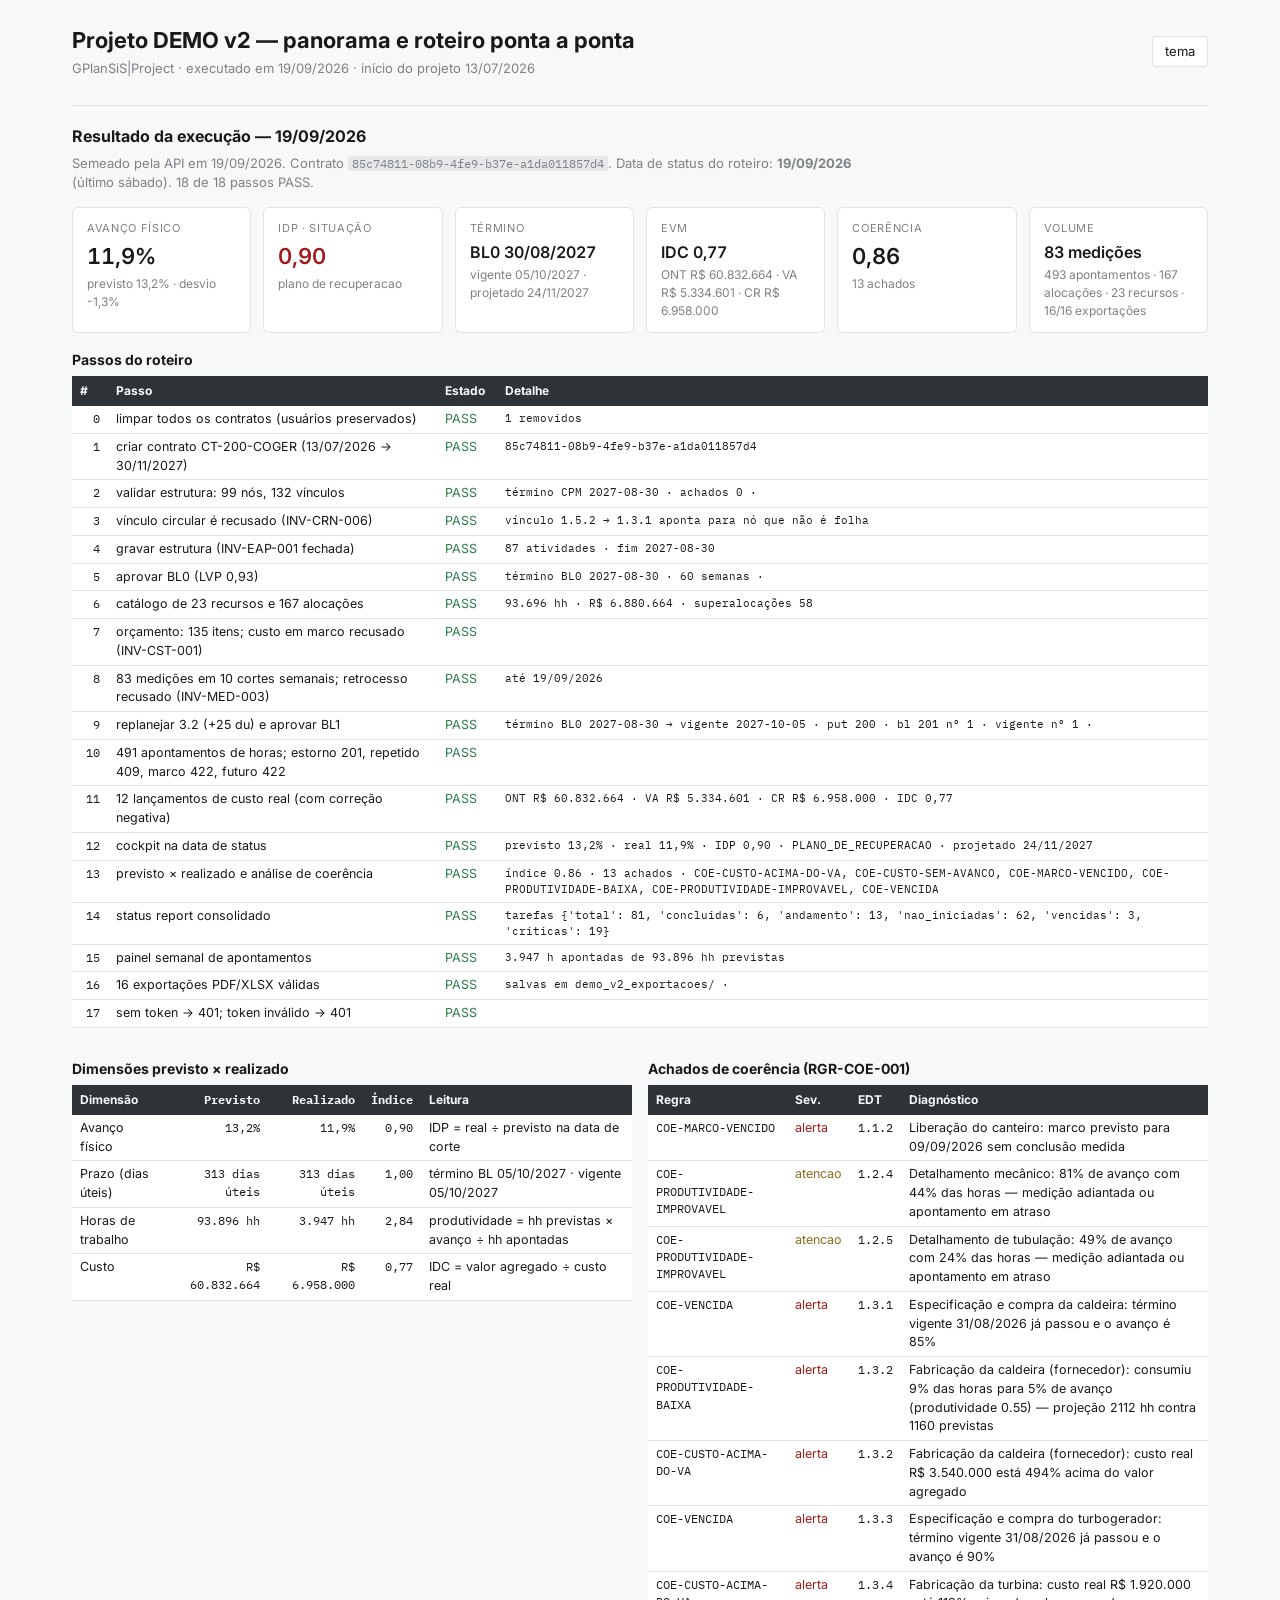
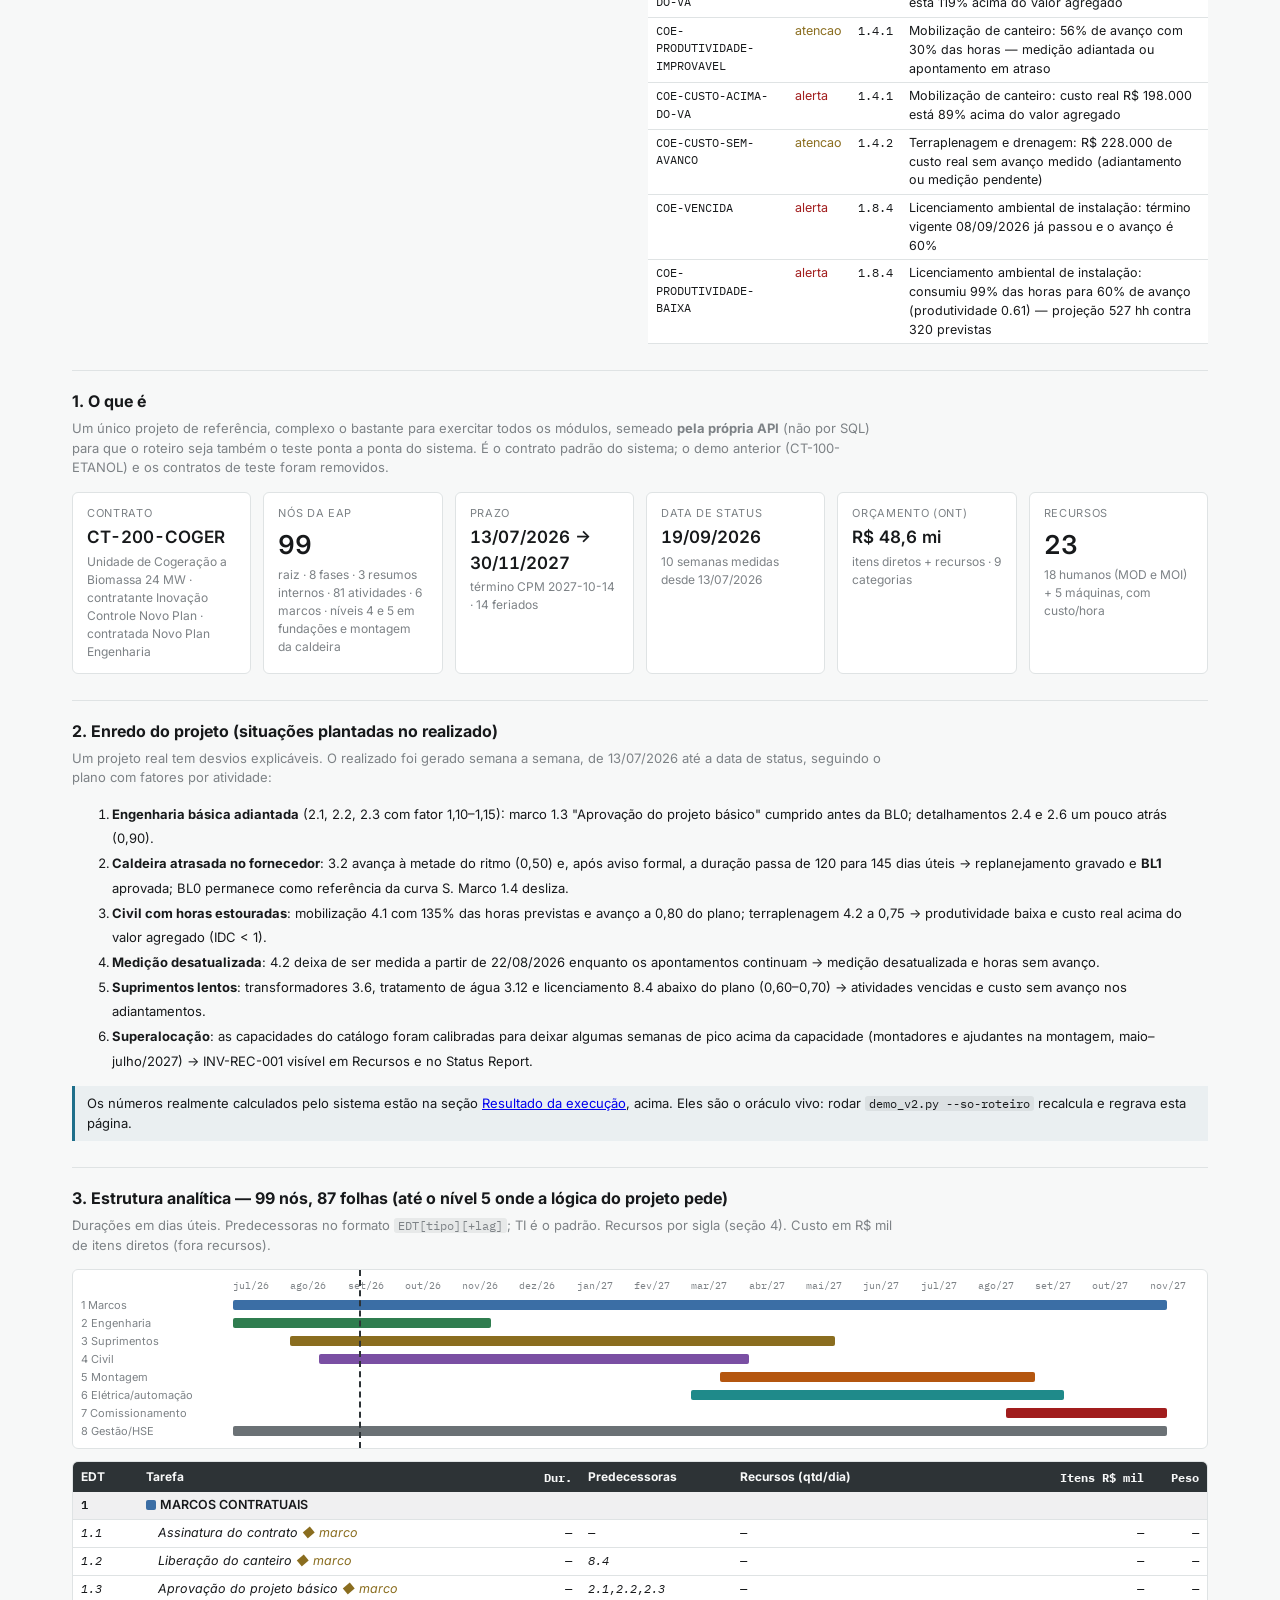
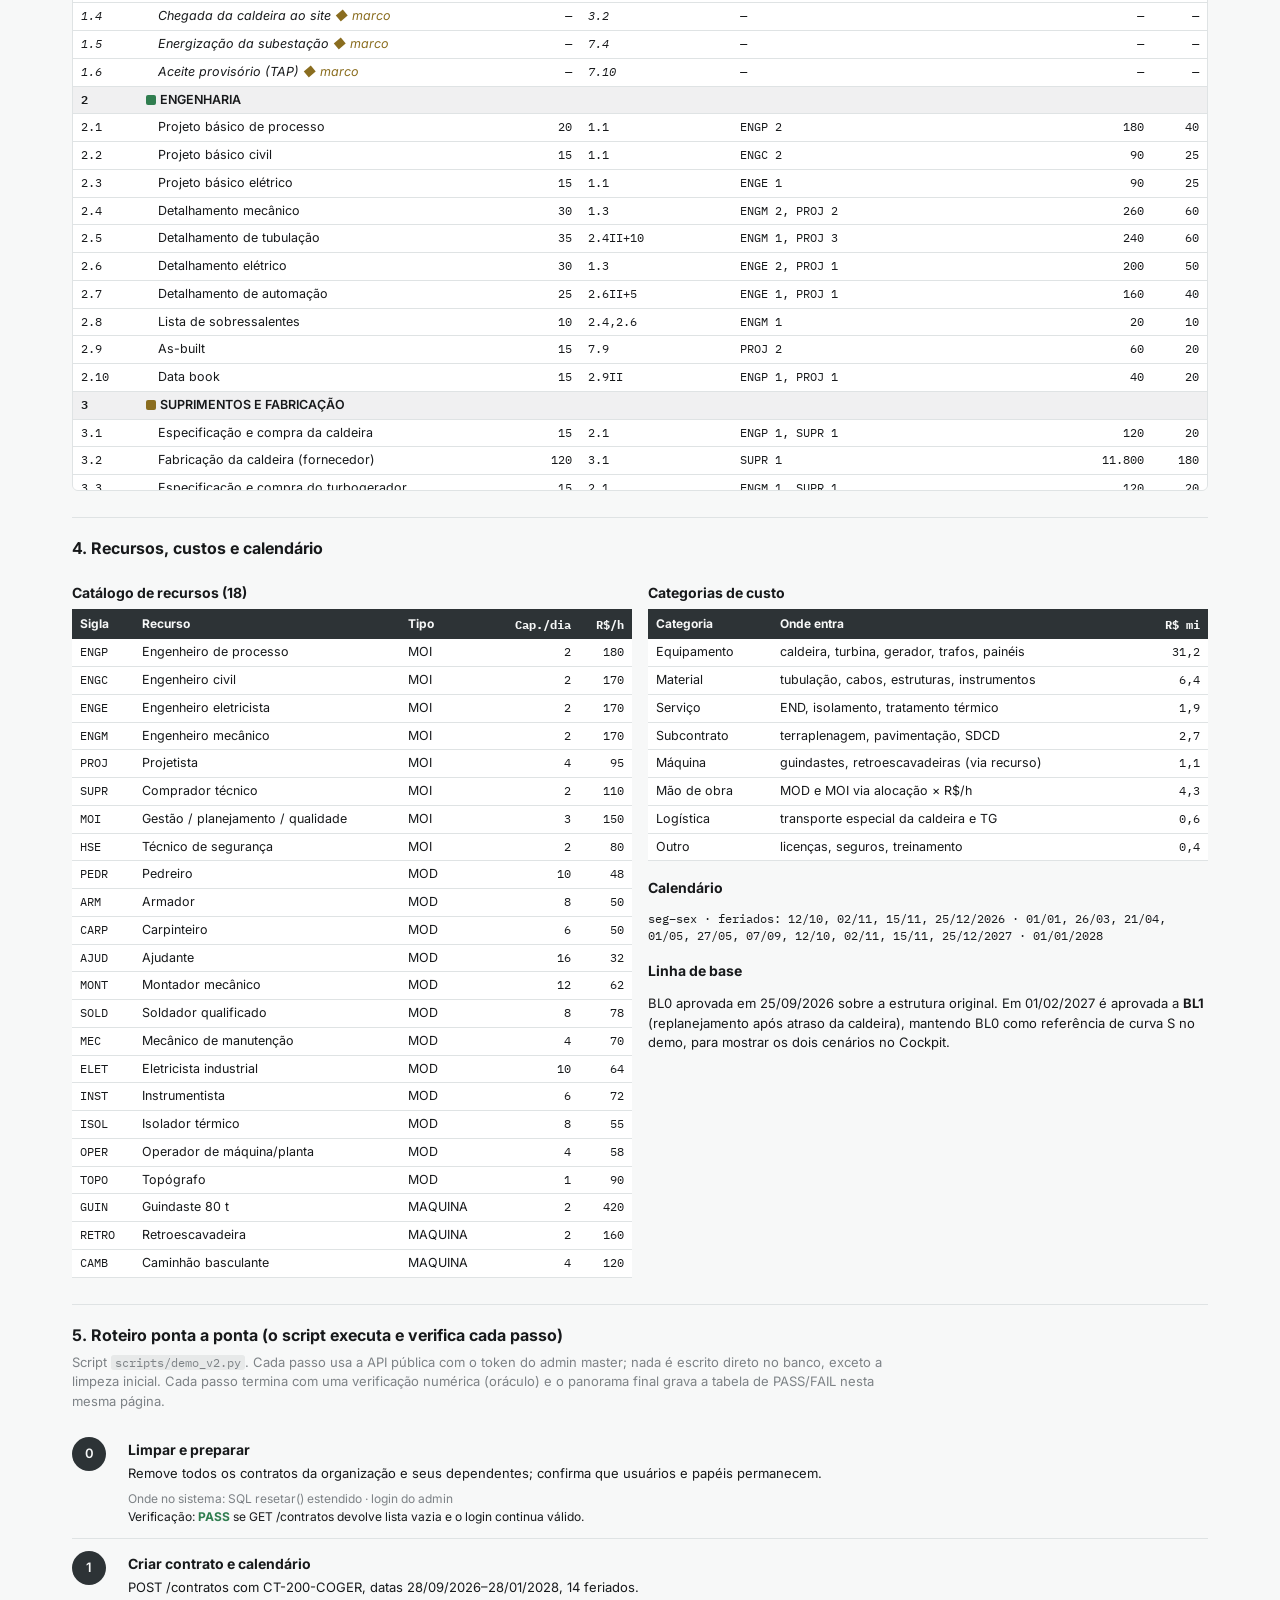
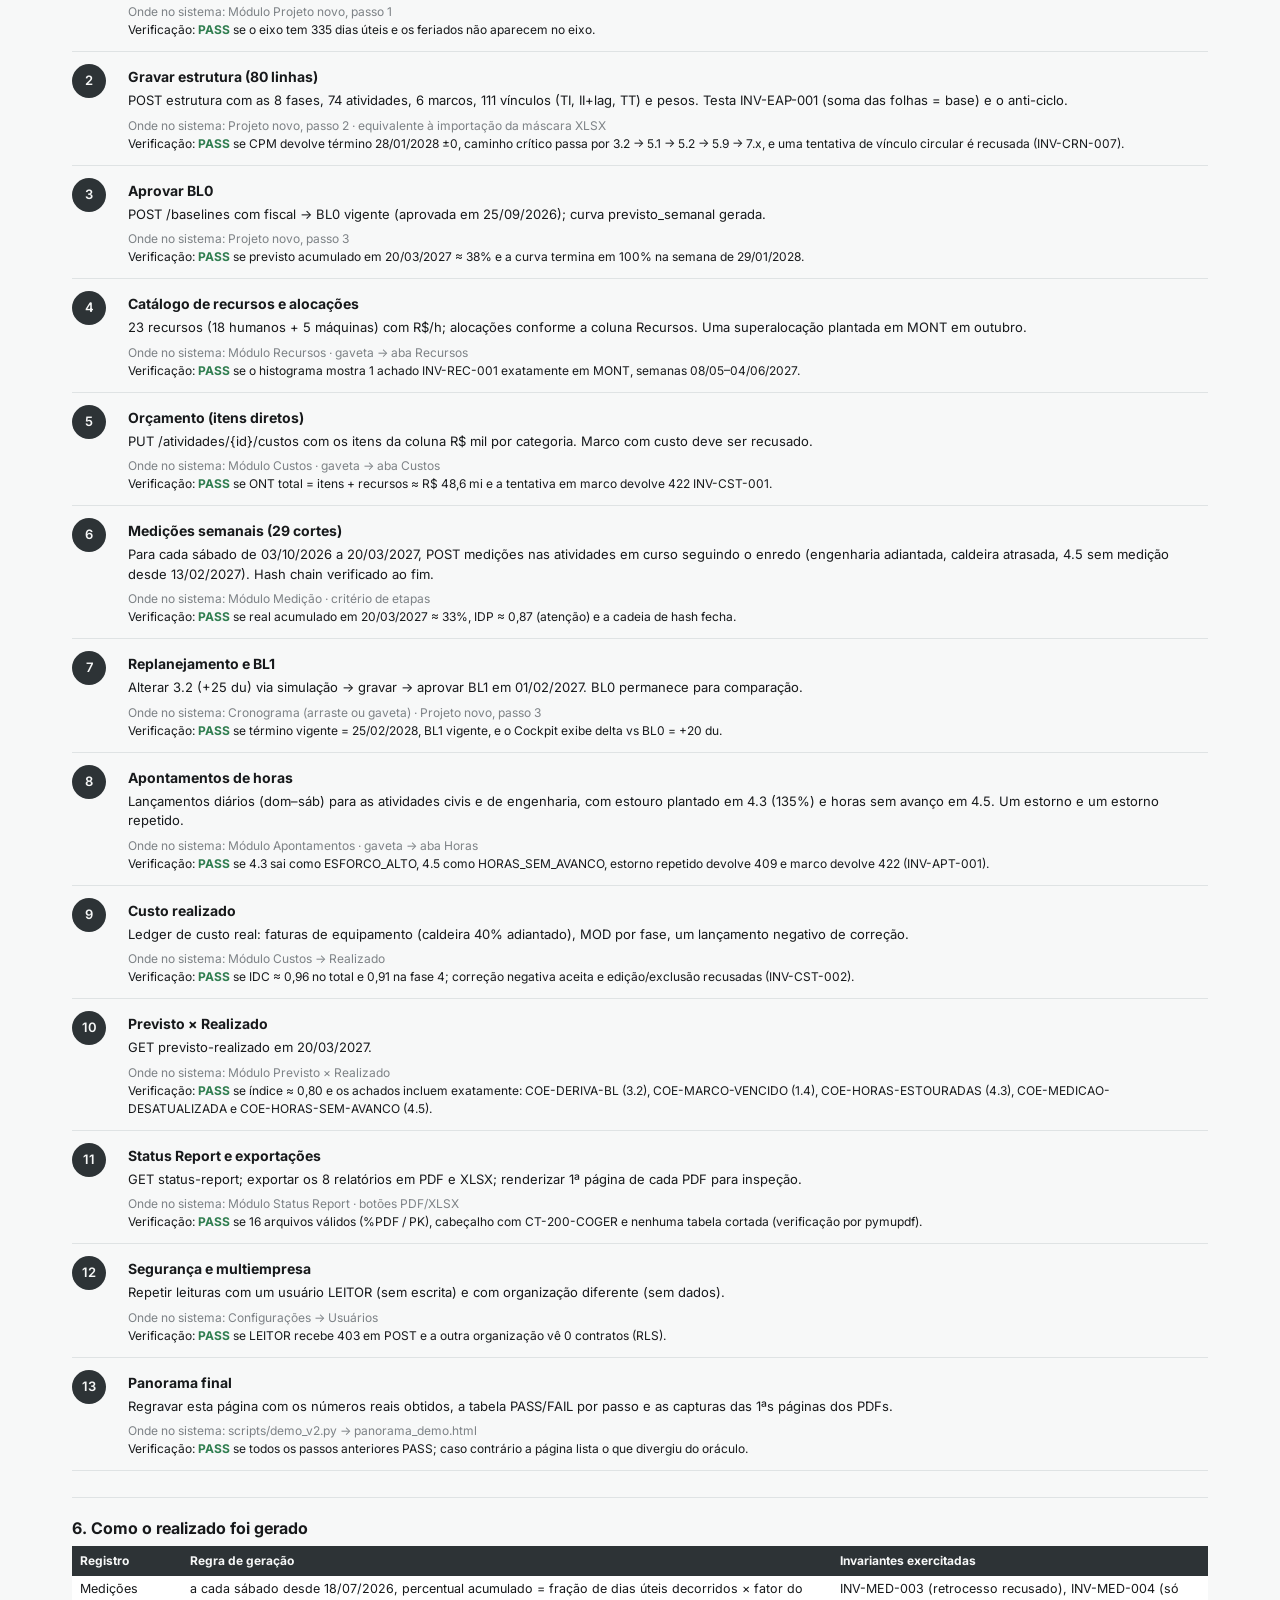
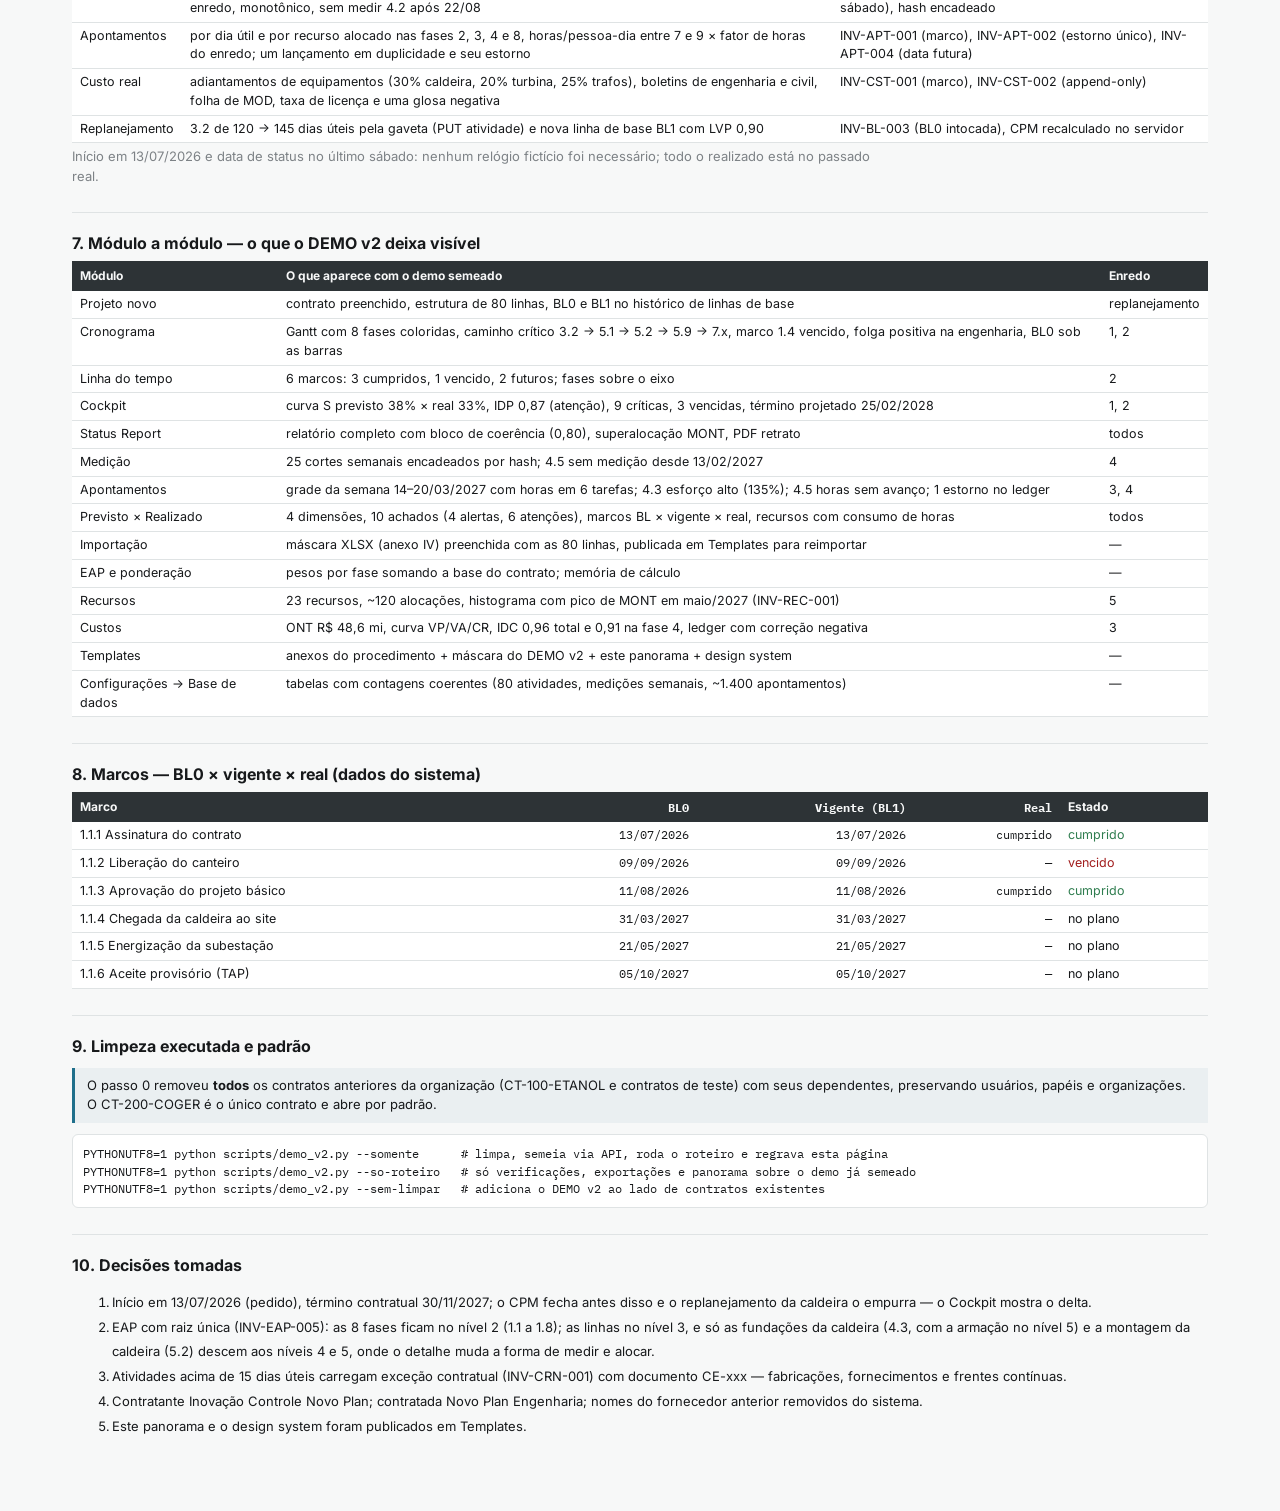
<file: templates/GPS-DEMO-v2_Panorama-do-projeto-demo.html>
<!doctype html>
<html lang="pt-BR" data-theme="light">
<head>
<meta charset="utf-8" />
<meta name="viewport" content="width=device-width, initial-scale=1" />
<title>Panorama · Projeto DEMO v2</title>
<link href="https://fonts.googleapis.com/css2?family=Inter:wght@400;500;600;700&family=IBM+Plex+Mono:wght@400;500&display=swap" rel="stylesheet" />
<style>
:root { --grafite:#2d3336; --aco:#7d8286; --papel:#f7f8f8; --fundo:#fff; --linha:#dfe3e4; --texto:#17191b; --em-dia:#2f7d4f; --atencao:#8a6d1f; --acao:#a11d1d; --acento:#1f6f8b;
  --fase-1:#3b6ea5; --fase-2:#2f7d4f; --fase-3:#8a6d1f; --fase-4:#7a4fa3; --fase-5:#b4560f; --fase-6:#1f8a8a; --fase-7:#a11d1d; --fase-8:#6b7175; --fonte:"Inter",system-ui,sans-serif; --mono:"IBM Plex Mono",monospace; color-scheme: light; }
:root[data-theme="dark"] { --grafite:#e6e9ea; --aco:#9aa0a4; --papel:#15181a; --fundo:#1b1f21; --linha:#32383b; --texto:#e6e9ea; --em-dia:#5fbf88; --atencao:#d6b55c; --acao:#e06a6a; --acento:#5aa9c6; color-scheme: dark; }
* { box-sizing: border-box; } body { margin:0; font-family:var(--fonte); font-size:13px; color:var(--texto); background:var(--papel); line-height:1.5; }
main { max-width:1180px; margin:0 auto; padding:24px 22px 60px; }
h1 { font-size:22px; margin:0; } h2 { font-size:16px; margin:26px 0 6px; padding-top:18px; border-top:1px solid var(--linha); } h3 { font-size:14px; margin:16px 0 6px; }
p.lead { color:var(--aco); margin:4px 0 14px; max-width:820px; }
.topo { display:flex; align-items:center; gap:14px; } .topo button { margin-left:auto; font:inherit; padding:5px 12px; border:1px solid var(--linha); background:var(--fundo); color:var(--texto); cursor:pointer; border-radius:3px; }
.cartoes { display:grid; grid-template-columns:repeat(auto-fit,minmax(160px,1fr)); gap:12px; margin:14px 0; }
.cartao { background:var(--fundo); border:1px solid var(--linha); border-radius:6px; padding:12px 14px; } .rot { font-size:11px; color:var(--aco); text-transform:uppercase; letter-spacing:.06em; } .val { font-size:26px; font-weight:600; margin:4px 0 2px; font-variant-numeric:tabular-nums; } .nota { font-size:12px; color:var(--aco); }
table { border-collapse:collapse; width:100%; background:var(--fundo); font-size:12.5px; } th { background:var(--grafite); color:var(--papel); text-align:left; padding:6px 8px; font-size:12px; white-space:nowrap; position:sticky; top:0; } td { padding:4px 8px; border-bottom:1px solid var(--linha); vertical-align:top; }
td.num, th.num { text-align:right; font-family:var(--mono); font-size:11.5px; } .mono { font-family:var(--mono); font-size:11.5px; }
tr.fase td { font-weight:600; background:color-mix(in srgb,var(--grafite) 7%,transparent); } tr.marco td { font-style:italic; }
.rolagem { overflow:auto; max-height:70vh; border:1px solid var(--linha); border-radius:6px; }
.passo { display:grid; grid-template-columns:44px 1fr; gap:12px; padding:12px 0; border-bottom:1px solid var(--linha); }
.passo .n { width:34px; height:34px; border-radius:50%; background:var(--grafite); color:var(--papel); display:flex; align-items:center; justify-content:center; font-weight:600; }
.passo h3 { margin:2px 0 4px; } .passo p { margin:0 0 6px; } .passo .como { font-size:12px; color:var(--aco); } .passo .verifica { font-size:12px; } .passo .verifica b { color:var(--em-dia); }
.regra { border-left:3px solid var(--acento); padding:8px 12px; background:color-mix(in srgb,var(--acento) 6%,transparent); margin:10px 0; }
.aviso { border-left:3px solid var(--acao); padding:8px 12px; background:color-mix(in srgb,var(--acao) 6%,transparent); margin:10px 0; }
.chip { display:inline-block; width:10px; height:10px; border-radius:2px; vertical-align:-1px; margin-right:4px; }
.gantt { position:relative; border:1px solid var(--linha); background:var(--fundo); border-radius:6px; padding:8px 0; overflow:hidden; }
.gantt .l { position:relative; height:18px; } .gantt .b { position:absolute; height:10px; top:4px; border-radius:2px; } .gantt .t { position:absolute; left:8px; font-size:11px; color:var(--aco); top:1px; }
.gantt .hoje { position:absolute; top:0; bottom:0; border-left:2px dashed var(--grafite); } .gantt .mes { position:absolute; top:0; font-size:10px; color:var(--aco); font-family:var(--mono); }
.grid2 { display:grid; grid-template-columns:1fr 1fr; gap:16px; } @media (max-width:800px){ .grid2{grid-template-columns:1fr} }
code { font-family:var(--mono); font-size:11.5px; background:color-mix(in srgb,var(--grafite) 8%,transparent); padding:0 4px; border-radius:3px; }
.ok { color:var(--em-dia); } .at { color:var(--atencao); } .ac { color:var(--acao); }
</style>
</head>
<body><main>
  <div class="topo">
    <div><h1>Projeto DEMO v2 — panorama e roteiro ponta a ponta</h1><p class="lead" style="margin:2px 0 0">GPlanSiS|Project · executado em 19/09/2026 · início do projeto 13/07/2026</p></div>
    <button onclick="document.documentElement.dataset.theme=document.documentElement.dataset.theme==='dark'?'light':'dark'">tema</button>
  </div>

  <h2 id="resultado">Resultado da execução — 19/09/2026</h2>
  <p class="lead">Semeado pela API em 19/09/2026. Contrato <code>85c74811-08b9-4fe9-b37e-a1da011857d4</code>. Data de status do roteiro: <b>19/09/2026</b> (último sábado). 18 de 18 passos PASS.</p>
  <div class="cartoes">
    <div class="cartao"><div class="rot">Avanço físico</div><div class="val" style="font-size:22px">11,9%</div><div class="nota">previsto 13,2% · desvio -1,3%</div></div>
    <div class="cartao"><div class="rot">IDP · situação</div><div class="val ac" style="font-size:22px">0,90</div><div class="nota">plano de recuperacao</div></div>
    <div class="cartao"><div class="rot">Término</div><div class="val" style="font-size:16px">BL0 30/08/2027</div><div class="nota">vigente 05/10/2027 · projetado 24/11/2027</div></div>
    <div class="cartao"><div class="rot">EVM</div><div class="val" style="font-size:16px">IDC 0,77</div><div class="nota">ONT R$ 60.832.664 · VA R$ 5.334.601 · CR R$ 6.958.000</div></div>
    <div class="cartao"><div class="rot">Coerência</div><div class="val" style="font-size:22px">0,86</div><div class="nota">13 achados</div></div>
    <div class="cartao"><div class="rot">Volume</div><div class="val" style="font-size:16px">83 medições</div><div class="nota">493 apontamentos · 167 alocações · 23 recursos · 16/16 exportações</div></div>
  </div>
  <h3>Passos do roteiro</h3>
  <table><thead><tr><th style="width:36px">#</th><th>Passo</th><th style="width:60px">Estado</th><th>Detalhe</th></tr></thead><tbody><tr><td class="num">0</td><td>limpar todos os contratos (usuários preservados)</td><td class="ok">PASS</td><td class="mono" style="font-size:11px">1 removidos</td></tr><tr><td class="num">1</td><td>criar contrato CT-200-COGER (13/07/2026 → 30/11/2027)</td><td class="ok">PASS</td><td class="mono" style="font-size:11px">85c74811-08b9-4fe9-b37e-a1da011857d4</td></tr><tr><td class="num">2</td><td>validar estrutura: 99 nós, 132 vínculos</td><td class="ok">PASS</td><td class="mono" style="font-size:11px">término CPM 2027-08-30 · achados 0 · </td></tr><tr><td class="num">3</td><td>vínculo circular é recusado (INV-CRN-006)</td><td class="ok">PASS</td><td class="mono" style="font-size:11px">vínculo 1.5.2 → 1.3.1 aponta para nó que não é folha</td></tr><tr><td class="num">4</td><td>gravar estrutura (INV-EAP-001 fechada)</td><td class="ok">PASS</td><td class="mono" style="font-size:11px">87 atividades · fim 2027-08-30</td></tr><tr><td class="num">5</td><td>aprovar BL0 (LVP 0,93)</td><td class="ok">PASS</td><td class="mono" style="font-size:11px">término BL0 2027-08-30 · 60 semanas · </td></tr><tr><td class="num">6</td><td>catálogo de 23 recursos e 167 alocações</td><td class="ok">PASS</td><td class="mono" style="font-size:11px">93.696 hh · R$ 6.880.664 · superalocações 58</td></tr><tr><td class="num">7</td><td>orçamento: 135 itens; custo em marco recusado (INV-CST-001)</td><td class="ok">PASS</td><td class="mono" style="font-size:11px"></td></tr><tr><td class="num">8</td><td>83 medições em 10 cortes semanais; retrocesso recusado (INV-MED-003)</td><td class="ok">PASS</td><td class="mono" style="font-size:11px">até 19/09/2026</td></tr><tr><td class="num">9</td><td>replanejar 3.2 (+25 du) e aprovar BL1</td><td class="ok">PASS</td><td class="mono" style="font-size:11px">término BL0 2027-08-30 → vigente 2027-10-05 · put 200 · bl 201 nº 1 · vigente nº 1 · </td></tr><tr><td class="num">10</td><td>491 apontamentos de horas; estorno 201, repetido 409, marco 422, futuro 422</td><td class="ok">PASS</td><td class="mono" style="font-size:11px"></td></tr><tr><td class="num">11</td><td>12 lançamentos de custo real (com correção negativa)</td><td class="ok">PASS</td><td class="mono" style="font-size:11px">ONT R$ 60.832.664 · VA R$ 5.334.601 · CR R$ 6.958.000 · IDC 0,77</td></tr><tr><td class="num">12</td><td>cockpit na data de status</td><td class="ok">PASS</td><td class="mono" style="font-size:11px">previsto 13,2% · real 11,9% · IDP 0,90 · PLANO_DE_RECUPERACAO · projetado 24/11/2027</td></tr><tr><td class="num">13</td><td>previsto × realizado e análise de coerência</td><td class="ok">PASS</td><td class="mono" style="font-size:11px">índice 0.86 · 13 achados · COE-CUSTO-ACIMA-DO-VA, COE-CUSTO-SEM-AVANCO, COE-MARCO-VENCIDO, COE-PRODUTIVIDADE-BAIXA, COE-PRODUTIVIDADE-IMPROVAVEL, COE-VENCIDA</td></tr><tr><td class="num">14</td><td>status report consolidado</td><td class="ok">PASS</td><td class="mono" style="font-size:11px">tarefas {'total': 81, 'concluidas': 6, 'andamento': 13, 'nao_iniciadas': 62, 'vencidas': 3, 'criticas': 19}</td></tr><tr><td class="num">15</td><td>painel semanal de apontamentos</td><td class="ok">PASS</td><td class="mono" style="font-size:11px">3.947 h apontadas de 93.896 hh previstas</td></tr><tr><td class="num">16</td><td>16 exportações PDF/XLSX válidas</td><td class="ok">PASS</td><td class="mono" style="font-size:11px">salvas em demo_v2_exportacoes/ · </td></tr><tr><td class="num">17</td><td>sem token → 401; token inválido → 401</td><td class="ok">PASS</td><td class="mono" style="font-size:11px"></td></tr></tbody></table>
  <div class="grid2" style="margin-top:14px">
    <div><h3>Dimensões previsto × realizado</h3><table><thead><tr><th>Dimensão</th><th class="num">Previsto</th><th class="num">Realizado</th><th class="num">Índice</th><th>Leitura</th></tr></thead><tbody><tr><td>Avanço físico</td><td class="num">13,2%</td><td class="num">11,9%</td><td class="num">0,90</td><td>IDP = real ÷ previsto na data de corte</td></tr><tr><td>Prazo (dias úteis)</td><td class="num">313 dias úteis</td><td class="num">313 dias úteis</td><td class="num">1,00</td><td>término BL 05/10/2027 · vigente 05/10/2027</td></tr><tr><td>Horas de trabalho</td><td class="num">93.896 hh</td><td class="num">3.947 hh</td><td class="num">2,84</td><td>produtividade = hh previstas × avanço ÷ hh apontadas</td></tr><tr><td>Custo</td><td class="num">R$ 60.832.664</td><td class="num">R$ 6.958.000</td><td class="num">0,77</td><td>IDC = valor agregado ÷ custo real</td></tr></tbody></table></div>
    <div><h3>Achados de coerência (RGR-COE-001)</h3><table><thead><tr><th>Regra</th><th>Sev.</th><th>EDT</th><th>Diagnóstico</th></tr></thead><tbody><tr><td class="mono">COE-MARCO-VENCIDO</td><td class="ac">alerta</td><td class="num">1.1.2</td><td>Liberação do canteiro: marco previsto para 09/09/2026 sem conclusão medida</td></tr><tr><td class="mono">COE-PRODUTIVIDADE-IMPROVAVEL</td><td class="at">atencao</td><td class="num">1.2.4</td><td>Detalhamento mecânico: 81% de avanço com 44% das horas — medição adiantada ou apontamento em atraso</td></tr><tr><td class="mono">COE-PRODUTIVIDADE-IMPROVAVEL</td><td class="at">atencao</td><td class="num">1.2.5</td><td>Detalhamento de tubulação: 49% de avanço com 24% das horas — medição adiantada ou apontamento em atraso</td></tr><tr><td class="mono">COE-VENCIDA</td><td class="ac">alerta</td><td class="num">1.3.1</td><td>Especificação e compra da caldeira: término vigente 31/08/2026 já passou e o avanço é 85%</td></tr><tr><td class="mono">COE-PRODUTIVIDADE-BAIXA</td><td class="ac">alerta</td><td class="num">1.3.2</td><td>Fabricação da caldeira (fornecedor): consumiu 9% das horas para 5% de avanço (produtividade 0.55) — projeção 2112 hh contra 1160 previstas</td></tr><tr><td class="mono">COE-CUSTO-ACIMA-DO-VA</td><td class="ac">alerta</td><td class="num">1.3.2</td><td>Fabricação da caldeira (fornecedor): custo real R$ 3.540.000 está 494% acima do valor agregado</td></tr><tr><td class="mono">COE-VENCIDA</td><td class="ac">alerta</td><td class="num">1.3.3</td><td>Especificação e compra do turbogerador: término vigente 31/08/2026 já passou e o avanço é 90%</td></tr><tr><td class="mono">COE-CUSTO-ACIMA-DO-VA</td><td class="ac">alerta</td><td class="num">1.3.4</td><td>Fabricação da turbina: custo real R$ 1.920.000 está 119% acima do valor agregado</td></tr><tr><td class="mono">COE-PRODUTIVIDADE-IMPROVAVEL</td><td class="at">atencao</td><td class="num">1.4.1</td><td>Mobilização de canteiro: 56% de avanço com 30% das horas — medição adiantada ou apontamento em atraso</td></tr><tr><td class="mono">COE-CUSTO-ACIMA-DO-VA</td><td class="ac">alerta</td><td class="num">1.4.1</td><td>Mobilização de canteiro: custo real R$ 198.000 está 89% acima do valor agregado</td></tr><tr><td class="mono">COE-CUSTO-SEM-AVANCO</td><td class="at">atencao</td><td class="num">1.4.2</td><td>Terraplenagem e drenagem: R$ 228.000 de custo real sem avanço medido (adiantamento ou medição pendente)</td></tr><tr><td class="mono">COE-VENCIDA</td><td class="ac">alerta</td><td class="num">1.8.4</td><td>Licenciamento ambiental de instalação: término vigente 08/09/2026 já passou e o avanço é 60%</td></tr><tr><td class="mono">COE-PRODUTIVIDADE-BAIXA</td><td class="ac">alerta</td><td class="num">1.8.4</td><td>Licenciamento ambiental de instalação: consumiu 99% das horas para 60% de avanço (produtividade 0.61) — projeção 527 hh contra 320 previstas</td></tr></tbody></table></div>
  </div>

  <h2>1. O que é</h2>
  <p class="lead">Um único projeto de referência, complexo o bastante para exercitar todos os módulos, semeado <b>pela própria API</b> (não por SQL) para que o roteiro seja também o teste ponta a ponta do sistema. É o contrato padrão do sistema; o demo anterior (CT-100-ETANOL) e os contratos de teste foram removidos.</p>
  <div class="cartoes">
    <div class="cartao"><div class="rot">Contrato</div><div class="val" style="font-size:17px">CT-200-COGER</div><div class="nota">Unidade de Cogeração a Biomassa 24 MW · contratante Inovação Controle Novo Plan · contratada Novo Plan Engenharia</div></div>
    <div class="cartao"><div class="rot">Nós da EAP</div><div class="val">99</div><div class="nota">raiz · 8 fases · 3 resumos internos · 81 atividades · 6 marcos · níveis 4 e 5 em fundações e montagem da caldeira</div></div>
    <div class="cartao"><div class="rot">Prazo</div><div class="val" style="font-size:17px">13/07/2026 → 30/11/2027</div><div class="nota">término CPM 2027-10-14 · 14 feriados</div></div>
    <div class="cartao"><div class="rot">Data de status</div><div class="val" style="font-size:17px">19/09/2026</div><div class="nota">10 semanas medidas desde 13/07/2026</div></div>
    <div class="cartao"><div class="rot">Orçamento (ONT)</div><div class="val" style="font-size:17px">R$ 48,6 mi</div><div class="nota">itens diretos + recursos · 9 categorias</div></div>
    <div class="cartao"><div class="rot">Recursos</div><div class="val">23</div><div class="nota">18 humanos (MOD e MOI) + 5 máquinas, com custo/hora</div></div>
  </div>

  <h2>2. Enredo do projeto (situações plantadas no realizado)</h2>
  <p class="lead">Um projeto real tem desvios explicáveis. O realizado foi gerado semana a semana, de 13/07/2026 até a data de status, seguindo o plano com fatores por atividade:</p>
  <ol style="line-height:1.9">
    <li><b>Engenharia básica adiantada</b> (2.1, 2.2, 2.3 com fator 1,10–1,15): marco 1.3 "Aprovação do projeto básico" cumprido antes da BL0; detalhamentos 2.4 e 2.6 um pouco atrás (0,90).</li>
    <li><b>Caldeira atrasada no fornecedor</b>: 3.2 avança à metade do ritmo (0,50) e, após aviso formal, a duração passa de 120 para 145 dias úteis → replanejamento gravado e <b>BL1</b> aprovada; BL0 permanece como referência da curva S. Marco 1.4 desliza.</li>
    <li><b>Civil com horas estouradas</b>: mobilização 4.1 com 135% das horas previstas e avanço a 0,80 do plano; terraplenagem 4.2 a 0,75 → produtividade baixa e custo real acima do valor agregado (IDC &lt; 1).</li>
    <li><b>Medição desatualizada</b>: 4.2 deixa de ser medida a partir de 22/08/2026 enquanto os apontamentos continuam → medição desatualizada e horas sem avanço.</li>
    <li><b>Suprimentos lentos</b>: transformadores 3.6, tratamento de água 3.12 e licenciamento 8.4 abaixo do plano (0,60–0,70) → atividades vencidas e custo sem avanço nos adiantamentos.</li>
    <li><b>Superalocação</b>: as capacidades do catálogo foram calibradas para deixar algumas semanas de pico acima da capacidade (montadores e ajudantes na montagem, maio–julho/2027) → INV-REC-001 visível em Recursos e no Status Report.</li>
  </ol>
  <div class="regra">Os números realmente calculados pelo sistema estão na seção <a href="#resultado">Resultado da execução</a>, acima. Eles são o oráculo vivo: rodar <code>demo_v2.py --so-roteiro</code> recalcula e regrava esta página.</div>

  <h2>3. Estrutura analítica — 99 nós, 87 folhas (até o nível 5 onde a lógica do projeto pede)</h2>
  <p class="lead">Durações em dias úteis. Predecessoras no formato <code>EDT[tipo][+lag]</code>; TI é o padrão. Recursos por sigla (seção 4). Custo em R$ mil de itens diretos (fora recursos).</p>
  <div class="gantt" id="gantt"></div>
  <div class="rolagem" style="margin-top:12px"><table id="eap"><thead><tr><th style="width:52px">EDT</th><th>Tarefa</th><th class="num">Dur.</th><th>Predecessoras</th><th>Recursos (qtd/dia)</th><th class="num">Itens R$ mil</th><th class="num">Peso</th></tr></thead><tbody></tbody></table></div>

  <h2>4. Recursos, custos e calendário</h2>
  <div class="grid2">
    <div>
      <h3>Catálogo de recursos (18)</h3>
      <table><thead><tr><th>Sigla</th><th>Recurso</th><th>Tipo</th><th class="num">Cap./dia</th><th class="num">R$/h</th></tr></thead><tbody id="rec"></tbody></table>
    </div>
    <div>
      <h3>Categorias de custo</h3>
      <table><thead><tr><th>Categoria</th><th>Onde entra</th><th class="num">R$ mi</th></tr></thead><tbody>
        <tr><td>Equipamento</td><td>caldeira, turbina, gerador, trafos, painéis</td><td class="num">31,2</td></tr>
        <tr><td>Material</td><td>tubulação, cabos, estruturas, instrumentos</td><td class="num">6,4</td></tr>
        <tr><td>Serviço</td><td>END, isolamento, tratamento térmico</td><td class="num">1,9</td></tr>
        <tr><td>Subcontrato</td><td>terraplenagem, pavimentação, SDCD</td><td class="num">2,7</td></tr>
        <tr><td>Máquina</td><td>guindastes, retroescavadeiras (via recurso)</td><td class="num">1,1</td></tr>
        <tr><td>Mão de obra</td><td>MOD e MOI via alocação × R$/h</td><td class="num">4,3</td></tr>
        <tr><td>Logística</td><td>transporte especial da caldeira e TG</td><td class="num">0,6</td></tr>
        <tr><td>Outro</td><td>licenças, seguros, treinamento</td><td class="num">0,4</td></tr>
      </tbody></table>
      <h3>Calendário</h3>
      <p class="mono">seg–sex · feriados: 12/10, 02/11, 15/11, 25/12/2026 · 01/01, 26/03, 21/04, 01/05, 27/05, 07/09, 12/10, 02/11, 15/11, 25/12/2027 · 01/01/2028</p>
      <h3>Linha de base</h3>
      <p>BL0 aprovada em 25/09/2026 sobre a estrutura original. Em 01/02/2027 é aprovada a <b>BL1</b> (replanejamento após atraso da caldeira), mantendo BL0 como referência de curva S no demo, para mostrar os dois cenários no Cockpit.</p>
    </div>
  </div>

  <h2>5. Roteiro ponta a ponta (o script executa e verifica cada passo)</h2>
  <p class="lead">Script <code>scripts/demo_v2.py</code>. Cada passo usa a API pública com o token do admin master; nada é escrito direto no banco, exceto a limpeza inicial. Cada passo termina com uma verificação numérica (oráculo) e o panorama final grava a tabela de PASS/FAIL nesta mesma página.</p>
  <div id="passos"></div>

  <h2>6. Como o realizado foi gerado</h2>
  <table><thead><tr><th>Registro</th><th>Regra de geração</th><th>Invariantes exercitadas</th></tr></thead><tbody>
    <tr><td>Medições</td><td>a cada sábado desde 18/07/2026, percentual acumulado = fração de dias úteis decorridos × fator do enredo, monotônico, sem medir 4.2 após 22/08</td><td>INV-MED-003 (retrocesso recusado), INV-MED-004 (só sábado), hash encadeado</td></tr>
    <tr><td>Apontamentos</td><td>por dia útil e por recurso alocado nas fases 2, 3, 4 e 8, horas/pessoa-dia entre 7 e 9 × fator de horas do enredo; um lançamento em duplicidade e seu estorno</td><td>INV-APT-001 (marco), INV-APT-002 (estorno único), INV-APT-004 (data futura)</td></tr>
    <tr><td>Custo real</td><td>adiantamentos de equipamentos (30% caldeira, 20% turbina, 25% trafos), boletins de engenharia e civil, folha de MOD, taxa de licença e uma glosa negativa</td><td>INV-CST-001 (marco), INV-CST-002 (append-only)</td></tr>
    <tr><td>Replanejamento</td><td>3.2 de 120 → 145 dias úteis pela gaveta (PUT atividade) e nova linha de base BL1 com LVP 0,90</td><td>INV-BL-003 (BL0 intocada), CPM recalculado no servidor</td></tr>
  </tbody></table>
  <p class="lead">Início em 13/07/2026 e data de status no último sábado: nenhum relógio fictício foi necessário; todo o realizado está no passado real.</p>

  <h2>7. Módulo a módulo — o que o DEMO v2 deixa visível</h2>
  <table><thead><tr><th>Módulo</th><th>O que aparece com o demo semeado</th><th>Enredo</th></tr></thead><tbody>
    <tr><td>Projeto novo</td><td>contrato preenchido, estrutura de 80 linhas, BL0 e BL1 no histórico de linhas de base</td><td>replanejamento</td></tr>
    <tr><td>Cronograma</td><td>Gantt com 8 fases coloridas, caminho crítico 3.2 → 5.1 → 5.2 → 5.9 → 7.x, marco 1.4 vencido, folga positiva na engenharia, BL0 sob as barras</td><td>1, 2</td></tr>
    <tr><td>Linha do tempo</td><td>6 marcos: 3 cumpridos, 1 vencido, 2 futuros; fases sobre o eixo</td><td>2</td></tr>
    <tr><td>Cockpit</td><td>curva S previsto 38% × real 33%, IDP 0,87 (atenção), 9 críticas, 3 vencidas, término projetado 25/02/2028</td><td>1, 2</td></tr>
    <tr><td>Status Report</td><td>relatório completo com bloco de coerência (0,80), superalocação MONT, PDF retrato</td><td>todos</td></tr>
    <tr><td>Medição</td><td>25 cortes semanais encadeados por hash; 4.5 sem medição desde 13/02/2027</td><td>4</td></tr>
    <tr><td>Apontamentos</td><td>grade da semana 14–20/03/2027 com horas em 6 tarefas; 4.3 esforço alto (135%); 4.5 horas sem avanço; 1 estorno no ledger</td><td>3, 4</td></tr>
    <tr><td>Previsto × Realizado</td><td>4 dimensões, 10 achados (4 alertas, 6 atenções), marcos BL × vigente × real, recursos com consumo de horas</td><td>todos</td></tr>
    <tr><td>Importação</td><td>máscara XLSX (anexo IV) preenchida com as 80 linhas, publicada em Templates para reimportar</td><td>—</td></tr>
    <tr><td>EAP e ponderação</td><td>pesos por fase somando a base do contrato; memória de cálculo</td><td>—</td></tr>
    <tr><td>Recursos</td><td>23 recursos, ~120 alocações, histograma com pico de MONT em maio/2027 (INV-REC-001)</td><td>5</td></tr>
    <tr><td>Custos</td><td>ONT R$ 48,6 mi, curva VP/VA/CR, IDC 0,96 total e 0,91 na fase 4, ledger com correção negativa</td><td>3</td></tr>
    <tr><td>Templates</td><td>anexos do procedimento + máscara do DEMO v2 + este panorama + design system</td><td>—</td></tr>
    <tr><td>Configurações → Base de dados</td><td>tabelas com contagens coerentes (80 atividades, medições semanais, ~1.400 apontamentos)</td><td>—</td></tr>
  </tbody></table>

  <h2>8. Marcos — BL0 × vigente × real (dados do sistema)</h2>
  <div>
    <table id="marcos"><thead><tr><th>Marco</th><th class="num">BL0</th><th class="num">Vigente (BL1)</th><th class="num">Real</th><th>Estado</th></tr></thead><tbody><tr><td>1.1.1 Assinatura do contrato</td><td class="num">13/07/2026</td><td class="num">13/07/2026</td><td class="num">cumprido</td><td class="ok">cumprido</td></tr><tr><td>1.1.2 Liberação do canteiro</td><td class="num">09/09/2026</td><td class="num">09/09/2026</td><td class="num">—</td><td class="ac">vencido</td></tr><tr><td>1.1.3 Aprovação do projeto básico</td><td class="num">11/08/2026</td><td class="num">11/08/2026</td><td class="num">cumprido</td><td class="ok">cumprido</td></tr><tr><td>1.1.4 Chegada da caldeira ao site</td><td class="num">31/03/2027</td><td class="num">31/03/2027</td><td class="num">—</td><td class="">no plano</td></tr><tr><td>1.1.5 Energização da subestação</td><td class="num">21/05/2027</td><td class="num">21/05/2027</td><td class="num">—</td><td class="">no plano</td></tr><tr><td>1.1.6 Aceite provisório (TAP)</td><td class="num">05/10/2027</td><td class="num">05/10/2027</td><td class="num">—</td><td class="">no plano</td></tr></tbody></table>
  </div>

  <h2>9. Limpeza executada e padrão</h2>
  <div class="regra">O passo 0 removeu <b>todos</b> os contratos anteriores da organização (CT-100-ETANOL e contratos de teste) com seus dependentes, preservando usuários, papéis e organizações. O CT-200-COGER é o único contrato e abre por padrão.</div>
  <pre class="mono" style="background:var(--fundo);border:1px solid var(--linha);padding:10px;border-radius:6px">PYTHONUTF8=1 python scripts/demo_v2.py --somente      # limpa, semeia via API, roda o roteiro e regrava esta página
PYTHONUTF8=1 python scripts/demo_v2.py --so-roteiro   # só verificações, exportações e panorama sobre o demo já semeado
PYTHONUTF8=1 python scripts/demo_v2.py --sem-limpar   # adiciona o DEMO v2 ao lado de contratos existentes</pre>
  <h2>10. Decisões tomadas</h2>
  <ol style="line-height:1.9">
    <li>Início em 13/07/2026 (pedido), término contratual 30/11/2027; o CPM fecha antes disso e o replanejamento da caldeira o empurra — o Cockpit mostra o delta.</li>
    <li>EAP com raiz única (INV-EAP-005): as 8 fases ficam no nível 2 (1.1 a 1.8); as linhas no nível 3, e só as fundações da caldeira (4.3, com a armação no nível 5) e a montagem da caldeira (5.2) descem aos níveis 4 e 5, onde o detalhe muda a forma de medir e alocar.</li>
    <li>Atividades acima de 15 dias úteis carregam exceção contratual (INV-CRN-001) com documento CE-xxx — fabricações, fornecimentos e frentes contínuas.</li>
    <li>Contratante Inovação Controle Novo Plan; contratada Novo Plan Engenharia; nomes do fornecedor anterior removidos do sistema.</li>
    <li>Este panorama e o design system foram publicados em Templates.</li>
  </ol>

<script>
// ---------- EAP: [edt, tarefa, dur, pred, recursos, itens R$ mil, peso] ; dur 0 = marco ; fase = linha sem dur
const EAP = [
["1","MARCOS CONTRATUAIS"],
["1.1","Assinatura do contrato",0,"","",0,0],
["1.2","Liberação do canteiro",0,"8.4","",0,0],
["1.3","Aprovação do projeto básico",0,"2.1,2.2,2.3","",0,0],
["1.4","Chegada da caldeira ao site",0,"3.2","",0,0],
["1.5","Energização da subestação",0,"7.4","",0,0],
["1.6","Aceite provisório (TAP)",0,"7.10","",0,0],
["2","ENGENHARIA"],
["2.1","Projeto básico de processo",20,"1.1","ENGP 2",180,40],
["2.2","Projeto básico civil",15,"1.1","ENGC 2",90,25],
["2.3","Projeto básico elétrico",15,"1.1","ENGE 1",90,25],
["2.4","Detalhamento mecânico",30,"1.3","ENGM 2, PROJ 2",260,60],
["2.5","Detalhamento de tubulação",35,"2.4II+10","ENGM 1, PROJ 3",240,60],
["2.6","Detalhamento elétrico",30,"1.3","ENGE 2, PROJ 1",200,50],
["2.7","Detalhamento de automação",25,"2.6II+5","ENGE 1, PROJ 1",160,40],
["2.8","Lista de sobressalentes",10,"2.4,2.6","ENGM 1",20,10],
["2.9","As-built",15,"7.9","PROJ 2",60,20],
["2.10","Data book",15,"2.9II","ENGP 1, PROJ 1",40,20],
["3","SUPRIMENTOS E FABRICAÇÃO"],
["3.1","Especificação e compra da caldeira",15,"2.1","ENGP 1, SUPR 1",120,20],
["3.2","Fabricação da caldeira (fornecedor)",120,"3.1","SUPR 1",11800,180],
["3.3","Especificação e compra do turbogerador",15,"2.1","ENGM 1, SUPR 1",120,20],
["3.4","Fabricação da turbina",140,"3.3","SUPR 1",9600,160],
["3.5","Fabricação do gerador",110,"3.3","",5200,100],
["3.6","Transformadores",90,"2.3","SUPR 1",2400,60],
["3.7","Painéis de média tensão",80,"2.6","SUPR 1",1500,50],
["3.8","Materiais de tubulação",45,"2.5","SUPR 1",1900,60],
["3.9","Estruturas metálicas",60,"2.4","SUPR 1",1300,50],
["3.10","Instrumentos e válvulas de controle",50,"2.7","SUPR 1",1100,40],
["3.11","Cabos MT e BT",40,"2.6","",800,30],
["3.12","Sistema de tratamento de água",70,"2.1","SUPR 1",1700,50],
["4","OBRAS CIVIS"],
["4.1","Mobilização de canteiro",10,"1.2","MOI 2, PEDR 4, AJUD 6, RETRO 1",120,20],
["4.2","Terraplenagem e drenagem",20,"4.1","OPER 3, RETRO 2, CAMB 4, TOPO 1",380,40],
["4.3","Fundações da caldeira (resumo · nível 3)",0,"","",0,0],
["4.3.1","Escavação e lastro",6,"4.2,2.2","OPER 2, RETRO 1, AJUD 6",90,12],
["4.3.2","Armação e formas (resumo · nível 4)",0,"","",0,0],
["4.3.2.1","Armação bloco A (fornalha)",7,"4.3.1","ARM 4, CARP 3, AJUD 4",140,20],
["4.3.2.2","Armação bloco B (tambor)",7,"4.3.2.1II+3","ARM 4, CARP 3, AJUD 4",130,18],
["4.3.3","Concretagem dos blocos",6,"4.3.2.1,4.3.2.2","PEDR 8, AJUD 6, GUIN 1",200,20],
["4.3.4","Cura e liberação para montagem",6,"4.3.3","PEDR 2, AJUD 2",60,10],
["4.4","Fundações do turbogerador",25,"4.2,2.2","PEDR 6, ARM 6, AJUD 8, CARP 4",480,60],
["4.5","Bases de equipamentos auxiliares",20,"4.4II+10","PEDR 4, ARM 3, AJUD 6",210,40],
["4.6","Estrutura da casa de força",45,"4.4","MONT 8, SOLD 4, AJUD 6, GUIN 1",900,90],
["4.7","Subestação — obras civis",20,"4.2","PEDR 4, ARM 3, AJUD 6",260,40],
["4.8","Fundações do pipe-rack",15,"4.3.3II+5","PEDR 4, ARM 3, AJUD 4",180,30],
["4.9","Prédio de controle e operação",40,"4.7","PEDR 6, CARP 4, AJUD 6, ELET 2",560,60],
["4.10","Pavimentação e vias internas",15,"6.10","OPER 2, CAMB 3, AJUD 4",300,30],
["4.11","Urbanização e paisagismo",10,"4.10","AJUD 4",60,10],
["4.12","Desmobilização de canteiro civil",5,"4.11","MOI 1, AJUD 4",30,5],
["5","MONTAGEM ELETROMECÂNICA"],
["5.1","Descarga e posicionamento da caldeira",5,"1.4,4.3.4","MONT 6, GUIN 2, AJUD 6",180,20],
["5.2","Montagem da caldeira (resumo · nível 3)",0,"","",0,0],
["5.2.1","Estrutura e escadas da caldeira",15,"5.1","MONT 10, SOLD 4, AJUD 6, GUIN 1",350,45],
["5.2.2","Tambor, paredes de água e superaquecedor",25,"5.2.1II+10","MONT 12, SOLD 8, AJUD 6, GUIN 1",650,80],
["5.2.3","Grelha, alimentação de biomassa e cinzas",15,"5.2.2II+10","MONT 8, SOLD 4, AJUD 4",260,35],
["5.2.4","Ventiladores, dutos e chaminé",12,"5.2.3II+5","MONT 6, SOLD 3, GUIN 1",140,20],
["5.3","Montagem da turbina",30,"3.4,4.4","MONT 8, MEC 4, GUIN 1",700,90],
["5.4","Montagem do gerador",20,"3.5,5.3II+10","MONT 6, ELET 2, GUIN 1",400,60],
["5.5","Alinhamento do turbogerador",10,"5.3,5.4","MEC 4",90,30],
["5.6","Condensador e sistema de vácuo",15,"4.5","MONT 6, SOLD 3",320,40],
["5.7","Bombas e equipamentos auxiliares",15,"4.5,3.12","MONT 4, MEC 2",260,40],
["5.8","Montagem do pipe-rack",25,"4.8,3.9","MONT 6, SOLD 3, GUIN 1",380,50],
["5.9","Tubulação de vapor e condensado",45,"5.8,3.8,5.2.2TT","MONT 8, SOLD 8, AJUD 4",960,120],
["5.10","Tubulação de água e utilidades",35,"5.8,3.8","MONT 6, SOLD 4",520,70],
["5.11","Isolamento térmico",30,"5.9TT+10","ISOL 8",480,50],
["5.12","Teste hidrostático e END",10,"5.9,5.10","MEC 2, SOLD 2",220,30],
["6","ELÉTRICA E AUTOMAÇÃO"],
["6.1","Montagem eletromecânica da subestação",30,"4.7,3.6","ELET 6, MONT 2, GUIN 1",420,60],
["6.2","Instalação dos transformadores",10,"6.1TT,3.6","ELET 4, GUIN 1",120,30],
["6.3","Painéis de média tensão",20,"4.9,3.7","ELET 6",240,40],
["6.4","Painéis de baixa tensão e CCMs",20,"6.3II+5","ELET 6",220,40],
["6.5","Lançamento de cabos MT",25,"6.1,3.11","ELET 8, AJUD 4",280,50],
["6.6","Lançamento de cabos BT e controle",30,"6.4,3.11","ELET 10, AJUD 4",320,60],
["6.7","Iluminação e tomadas industriais",20,"6.6II+10","ELET 4",110,20],
["6.8","Instrumentação de campo",30,"5.9,3.10","INST 6",360,60],
["6.9","SDCD e sistema de automação",25,"6.8II+10,2.7","INST 4, ENGE 1",680,60],
["6.10","Malha de aterramento e SPDA",15,"4.2","ELET 4, AJUD 4",130,20],
["6.11","Testes elétricos e ensaios",15,"6.5,6.6,6.2","ELET 4, INST 2",160,30],
["7","COMISSIONAMENTO E PARTIDA"],
["7.1","Pré-operacional mecânico",15,"5.12,5.11","MEC 4, MONT 4",180,40],
["7.2","Pré-operacional elétrico",10,"6.11","ELET 4, INST 2",120,30],
["7.3","Limpeza química e sopragem de vapor",10,"7.1,5.2.4","MEC 4, OPER 2",260,40],
["7.4","Energização da subestação",5,"7.2","ELET 4, ENGE 1",60,20],
["7.5","Comissionamento da caldeira",15,"7.3,7.4","MEC 4, INST 3, OPER 3",340,60],
["7.6","Comissionamento do turbogerador",10,"7.5,5.5","MEC 4, INST 2, OPER 3",300,50],
["7.7","Sincronismo com a rede",5,"7.6,1.5","ELET 2, ENGE 1, OPER 2",90,20],
["7.8","Teste de performance (72 h)",10,"7.7","OPER 4, INST 2, ENGP 1",150,40],
["7.9","Treinamento da operação",10,"7.6II","ENGP 1, OPER 4",80,20],
["7.10","Entrega e termo de aceite",5,"7.8,7.9,2.10","ENGP 1, MOI 1",20,10],
["8","GESTÃO, HSE E LICENÇAS"],
["8.1","Plano de execução do projeto",10,"1.1","MOI 2, ENGP 1",40,10],
["8.2","Plano de HSE e treinamentos iniciais",10,"1.1","HSE 2",50,10],
["8.3","Plano da qualidade e inspeção",10,"1.1","MOI 1",30,10],
["8.4","Licenciamento ambiental de instalação",40,"1.1","MOI 1",180,20],
["8.5","Auditoria de fase — engenharia",5,"2.4,2.6","MOI 1",20,5],
["8.6","Auditoria de fase — montagem",5,"5.12","MOI 1",20,5],
["8.7","Desmobilização geral",10,"7.10","MOI 1, AJUD 4",60,10],
];
const REC = [["ENGP","Engenheiro de processo","MOI",2,180],["ENGC","Engenheiro civil","MOI",2,170],["ENGE","Engenheiro eletricista","MOI",2,170],["ENGM","Engenheiro mecânico","MOI",2,170],["PROJ","Projetista","MOI",4,95],["SUPR","Comprador técnico","MOI",2,110],["MOI","Gestão / planejamento / qualidade","MOI",3,150],["HSE","Técnico de segurança","MOI",2,80],
["PEDR","Pedreiro","MOD",10,48],["ARM","Armador","MOD",8,50],["CARP","Carpinteiro","MOD",6,50],["AJUD","Ajudante","MOD",16,32],["MONT","Montador mecânico","MOD",12,62],["SOLD","Soldador qualificado","MOD",8,78],["MEC","Mecânico de manutenção","MOD",4,70],["ELET","Eletricista industrial","MOD",10,64],["INST","Instrumentista","MOD",6,72],["ISOL","Isolador térmico","MOD",8,55],["OPER","Operador de máquina/planta","MOD",4,58],["TOPO","Topógrafo","MOD",1,90],
["GUIN","Guindaste 80 t","MAQUINA",2,420],["RETRO","Retroescavadeira","MAQUINA",2,160],["CAMB","Caminhão basculante","MAQUINA",4,120]];
const tb = document.querySelector("#eap tbody"); let cnt=0;
for (const l of EAP) {
  const tr = document.createElement("tr");
  if (l.length === 2) { tr.className="fase"; tr.innerHTML = `<td class="mono">${l[0]}</td><td colspan="6"><span class="chip" style="background:var(--fase-${l[0]})"></span>${l[1]}</td>`; }
  else { const resumo = EAP.some(x => x[0].startsWith(l[0] + ".")); cnt++; if (resumo) tr.className="fase"; else if (l[2]===0) tr.className="marco"; tr.innerHTML = `<td class="mono">${l[0]}</td><td style="padding-left:${8 + (l[0].split(".").length - 1) * 12}px">${l[1]}${!resumo && l[2]===0?' <span class="at">◆ marco</span>':''}</td><td class="num">${l[2]||"—"}</td><td class="mono">${l[3]||"—"}</td><td class="mono">${l[4]||"—"}</td><td class="num">${l[5]?l[5].toLocaleString("pt-BR"):"—"}</td><td class="num">${l[6]||"—"}</td>`; }
  tb.appendChild(tr);
}
document.querySelector("#eap").insertAdjacentHTML("afterend", `<p class="nota" style="margin-top:6px">${EAP.length} linhas: ${EAP.filter(l=>l.length===2).length} fases + ${cnt} atividades e marcos · peso total ${EAP.reduce((s,l)=>s+(l[6]||0),0).toLocaleString("pt-BR")} pontos · itens diretos R$ ${(EAP.reduce((s,l)=>s+(l[5]||0),0)/1000).toFixed(1).replace(".",",")} mi</p>`);
const rb = document.querySelector("#rec"); for (const r of REC) rb.insertAdjacentHTML("beforeend", `<tr><td class="mono">${r[0]}</td><td>${r[1]}</td><td>${r[2]}</td><td class="num">${r[3]}</td><td class="num">${r[4]}</td></tr>`);
// gantt de fases (aproximação visual em meses, mar/26 → jul/27 = 17 meses)
const FASES=[["1 Marcos",0,16.3,"1"],["2 Engenharia",0,4.5,"2"],["3 Suprimentos",1,10.5,"3"],["4 Civil",1.5,9,"4"],["5 Montagem",8.5,14,"5"],["6 Elétrica/automação",8,14.5,"6"],["7 Comissionamento",13.5,16.3,"7"],["8 Gestão/HSE",0,16.3,"8"]];
const g=document.getElementById("gantt"); const W=g.clientWidth||1100; const px=(W-160)/17;
const meses=["jul","ago","set","out","nov","dez","jan","fev","mar","abr","mai","jun","jul","ago","set","out","nov"];
g.innerHTML=`<div class="l">${meses.map((m,i)=>`<span class="mes" style="left:${160+i*px}px">${m}${i<6?"/26":"/27"}</span>`).join("")}</div>`+FASES.map(f=>`<div class="l"><span class="t">${f[0]}</span><div class="b" style="left:${160+f[1]*px}px;width:${(f[2]-f[1])*px}px;background:var(--fase-${f[3]})"></div></div>`).join("")+`<div class="hoje" style="left:${160+2.2*px}px" title="data de status 19/09/2026"></div>`;
// passos
const P=[
["Limpar e preparar","Remove todos os contratos da organização e seus dependentes; confirma que usuários e papéis permanecem.","SQL resetar() estendido · login do admin","<b>PASS</b> se GET /contratos devolve lista vazia e o login continua válido."],
["Criar contrato e calendário","POST /contratos com CT-200-COGER, datas 28/09/2026–28/01/2028, 14 feriados.","Módulo Projeto novo, passo 1","<b>PASS</b> se o eixo tem 335 dias úteis e os feriados não aparecem no eixo."],
["Gravar estrutura (80 linhas)","POST estrutura com as 8 fases, 74 atividades, 6 marcos, 111 vínculos (TI, II+lag, TT) e pesos. Testa INV-EAP-001 (soma das folhas = base) e o anti-ciclo.","Projeto novo, passo 2 · equivalente à importação da máscara XLSX","<b>PASS</b> se CPM devolve término 28/01/2028 ±0, caminho crítico passa por 3.2 → 5.1 → 5.2 → 5.9 → 7.x, e uma tentativa de vínculo circular é recusada (INV-CRN-007)."],
["Aprovar BL0","POST /baselines com fiscal → BL0 vigente (aprovada em 25/09/2026); curva previsto_semanal gerada.","Projeto novo, passo 3","<b>PASS</b> se previsto acumulado em 20/03/2027 ≈ 38% e a curva termina em 100% na semana de 29/01/2028."],
["Catálogo de recursos e alocações","23 recursos (18 humanos + 5 máquinas) com R$/h; alocações conforme a coluna Recursos. Uma superalocação plantada em MONT em outubro.","Módulo Recursos · gaveta → aba Recursos","<b>PASS</b> se o histograma mostra 1 achado INV-REC-001 exatamente em MONT, semanas 08/05–04/06/2027."],
["Orçamento (itens diretos)","PUT /atividades/{id}/custos com os itens da coluna R$ mil por categoria. Marco com custo deve ser recusado.","Módulo Custos · gaveta → aba Custos","<b>PASS</b> se ONT total = itens + recursos ≈ R$ 48,6 mi e a tentativa em marco devolve 422 INV-CST-001."],
["Medições semanais (29 cortes)","Para cada sábado de 03/10/2026 a 20/03/2027, POST medições nas atividades em curso seguindo o enredo (engenharia adiantada, caldeira atrasada, 4.5 sem medição desde 13/02/2027). Hash chain verificado ao fim.","Módulo Medição · critério de etapas","<b>PASS</b> se real acumulado em 20/03/2027 ≈ 33%, IDP ≈ 0,87 (atenção) e a cadeia de hash fecha."],
["Replanejamento e BL1","Alterar 3.2 (+25 du) via simulação → gravar → aprovar BL1 em 01/02/2027. BL0 permanece para comparação.","Cronograma (arraste ou gaveta) · Projeto novo, passo 3","<b>PASS</b> se término vigente = 25/02/2028, BL1 vigente, e o Cockpit exibe delta vs BL0 = +20 du."],
["Apontamentos de horas","Lançamentos diários (dom–sáb) para as atividades civis e de engenharia, com estouro plantado em 4.3 (135%) e horas sem avanço em 4.5. Um estorno e um estorno repetido.","Módulo Apontamentos · gaveta → aba Horas","<b>PASS</b> se 4.3 sai como ESFORCO_ALTO, 4.5 como HORAS_SEM_AVANCO, estorno repetido devolve 409 e marco devolve 422 (INV-APT-001)."],
["Custo realizado","Ledger de custo real: faturas de equipamento (caldeira 40% adiantado), MOD por fase, um lançamento negativo de correção.","Módulo Custos → Realizado","<b>PASS</b> se IDC ≈ 0,96 no total e 0,91 na fase 4; correção negativa aceita e edição/exclusão recusadas (INV-CST-002)."],
["Previsto × Realizado","GET previsto-realizado em 20/03/2027.","Módulo Previsto × Realizado","<b>PASS</b> se índice ≈ 0,80 e os achados incluem exatamente: COE-DERIVA-BL (3.2), COE-MARCO-VENCIDO (1.4), COE-HORAS-ESTOURADAS (4.3), COE-MEDICAO-DESATUALIZADA e COE-HORAS-SEM-AVANCO (4.5)."],
["Status Report e exportações","GET status-report; exportar os 8 relatórios em PDF e XLSX; renderizar 1ª página de cada PDF para inspeção.","Módulo Status Report · botões PDF/XLSX","<b>PASS</b> se 16 arquivos válidos (%PDF / PK), cabeçalho com CT-200-COGER e nenhuma tabela cortada (verificação por pymupdf)."],
["Segurança e multiempresa","Repetir leituras com um usuário LEITOR (sem escrita) e com organização diferente (sem dados).","Configurações → Usuários","<b>PASS</b> se LEITOR recebe 403 em POST e a outra organização vê 0 contratos (RLS)."],
["Panorama final","Regravar esta página com os números reais obtidos, a tabela PASS/FAIL por passo e as capturas das 1ªs páginas dos PDFs.","scripts/demo_v2.py → panorama_demo.html","<b>PASS</b> se todos os passos anteriores PASS; caso contrário a página lista o que divergiu do oráculo."],
];
document.getElementById("passos").innerHTML = P.map((p,i)=>`<div class="passo"><div class="n">${i}</div><div><h3>${p[0]}</h3><p>${p[1]}</p><div class="como">Onde no sistema: ${p[2]}</div><div class="verifica">Verificação: ${p[3]}</div></div></div>`).join("");
</script>
</main></body></html>
</file>
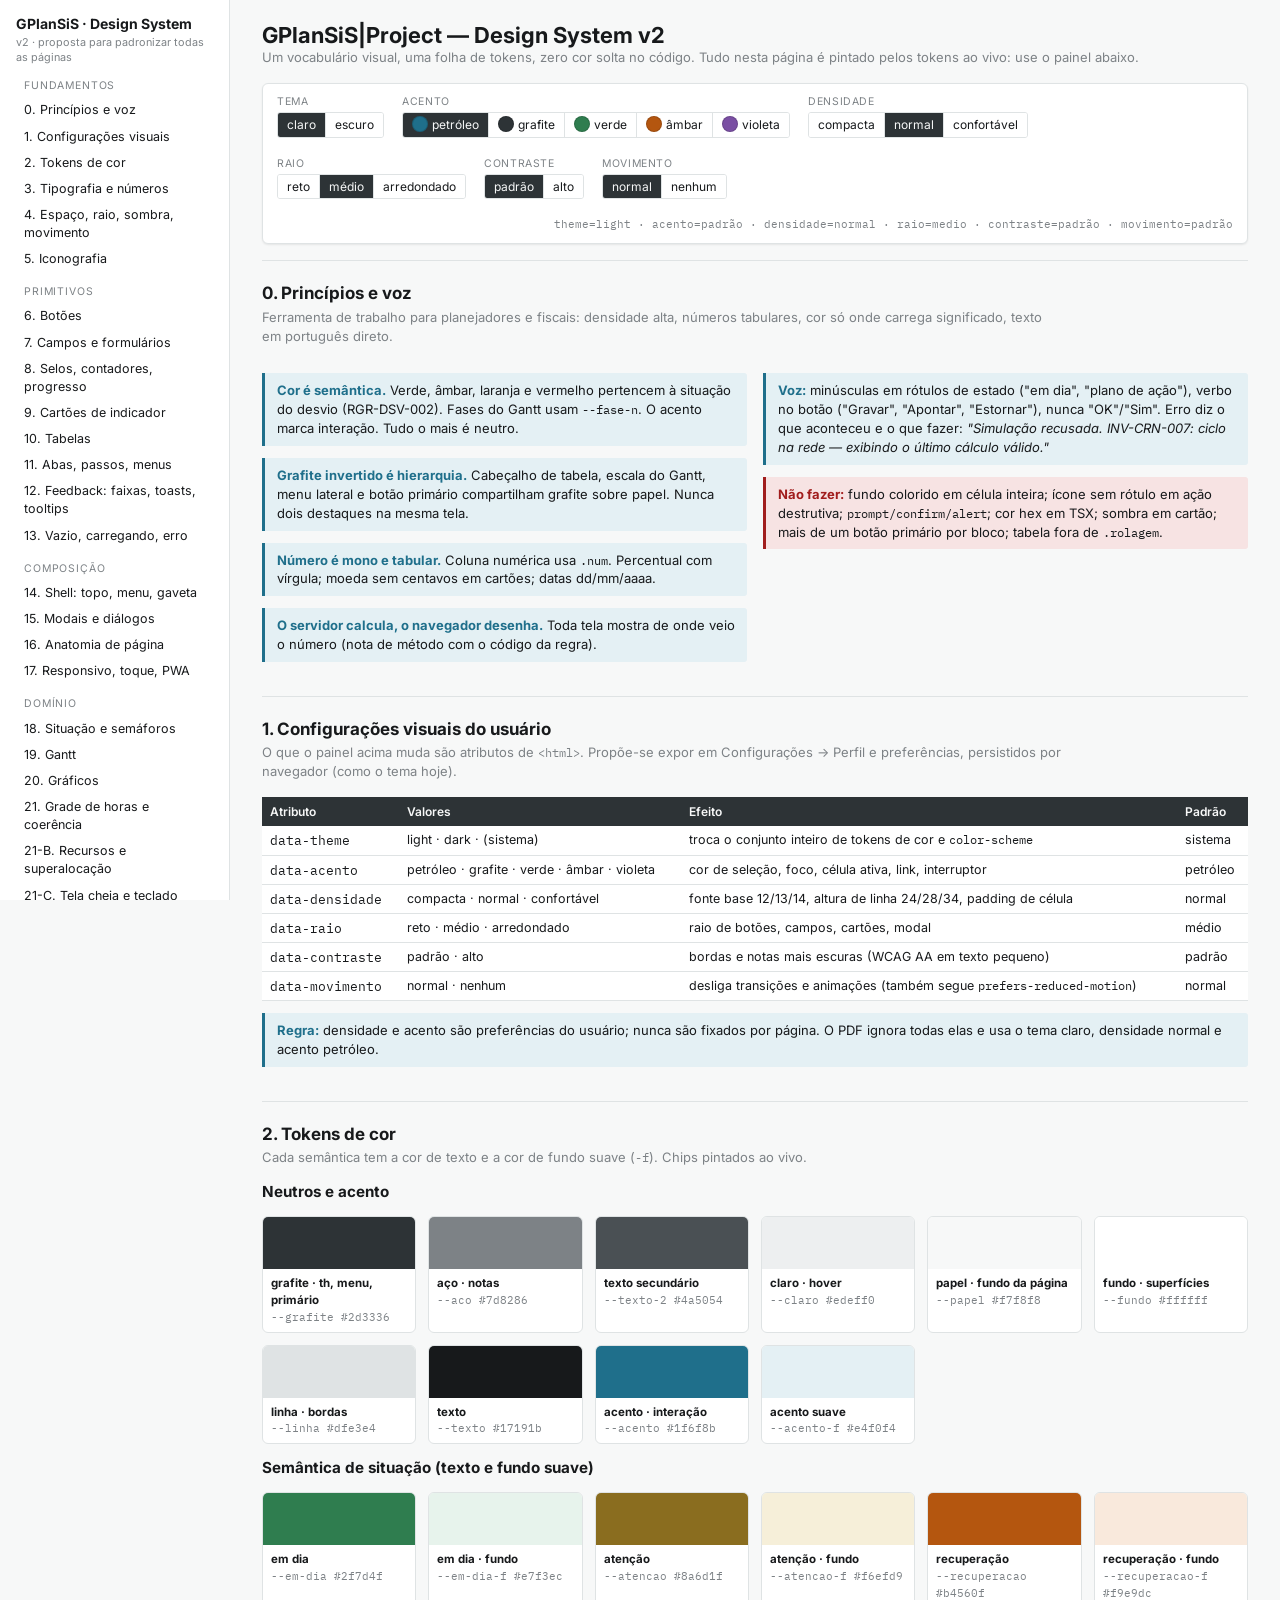
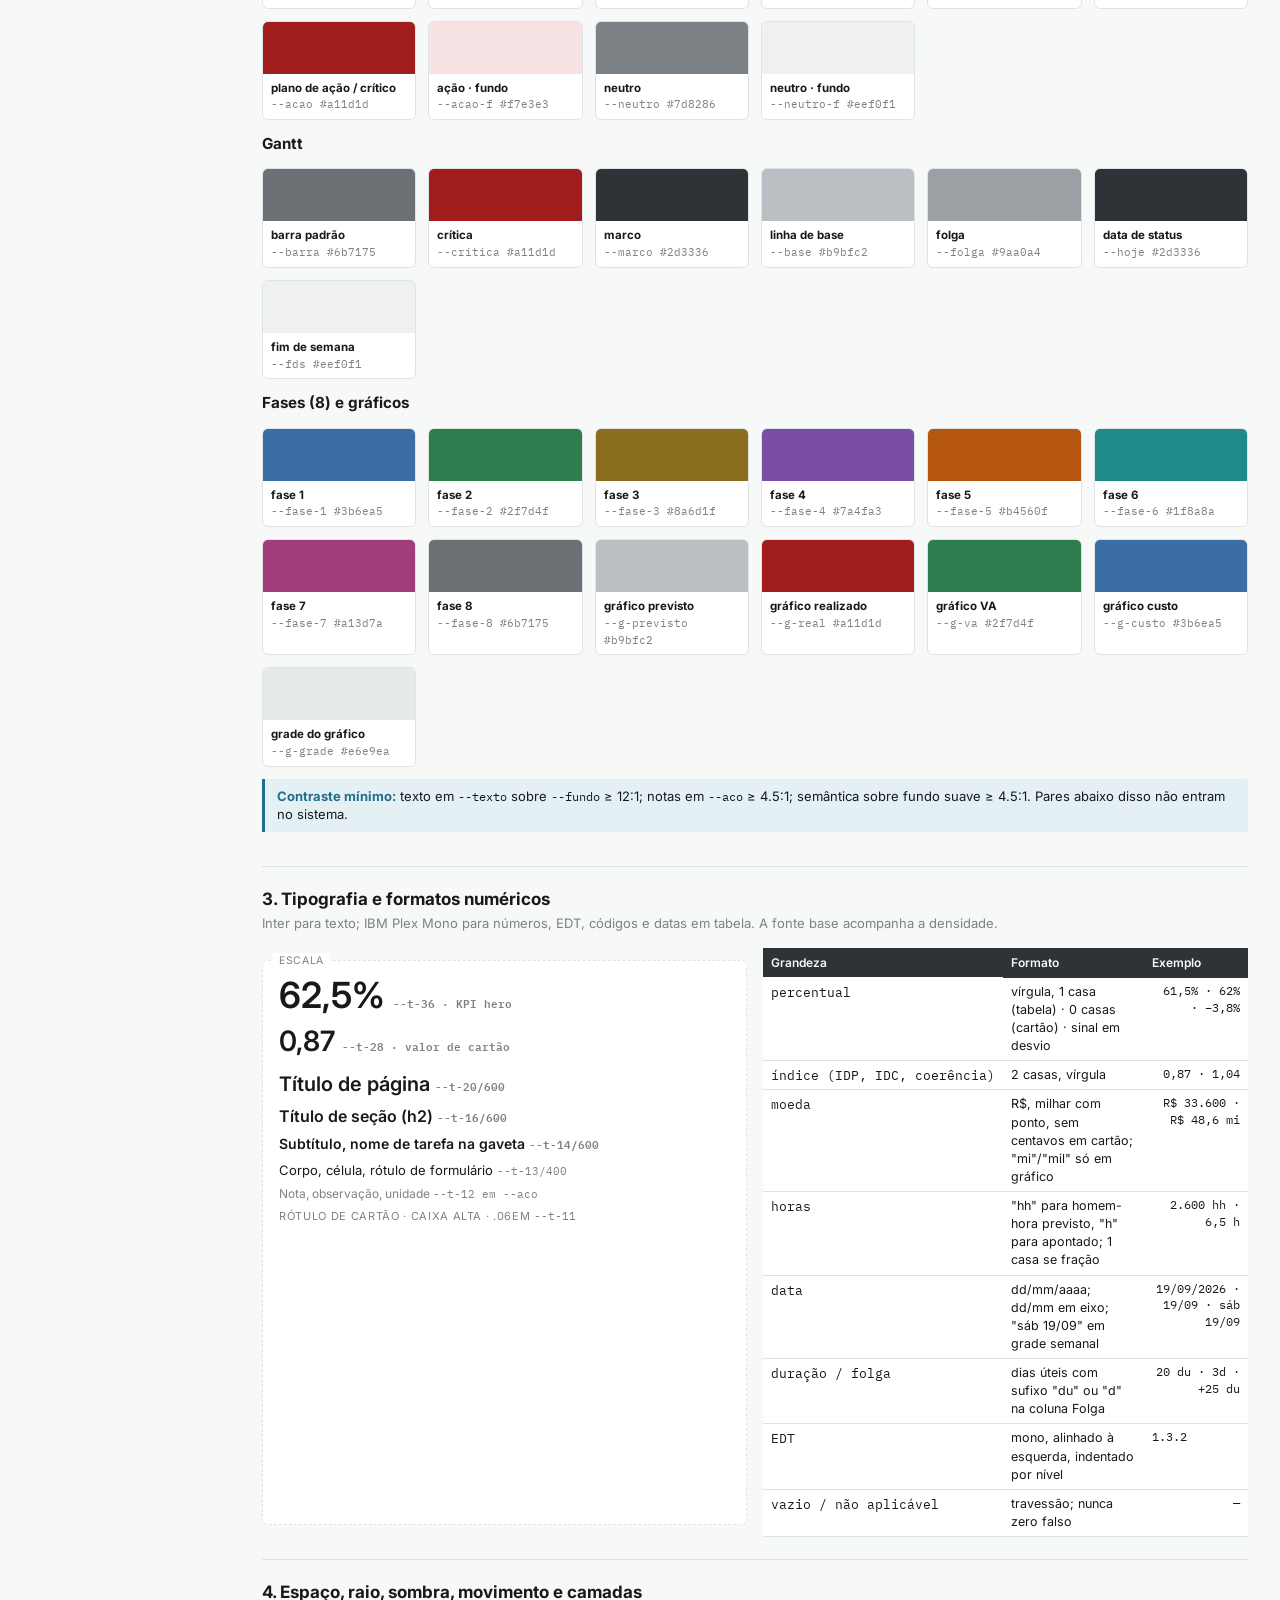
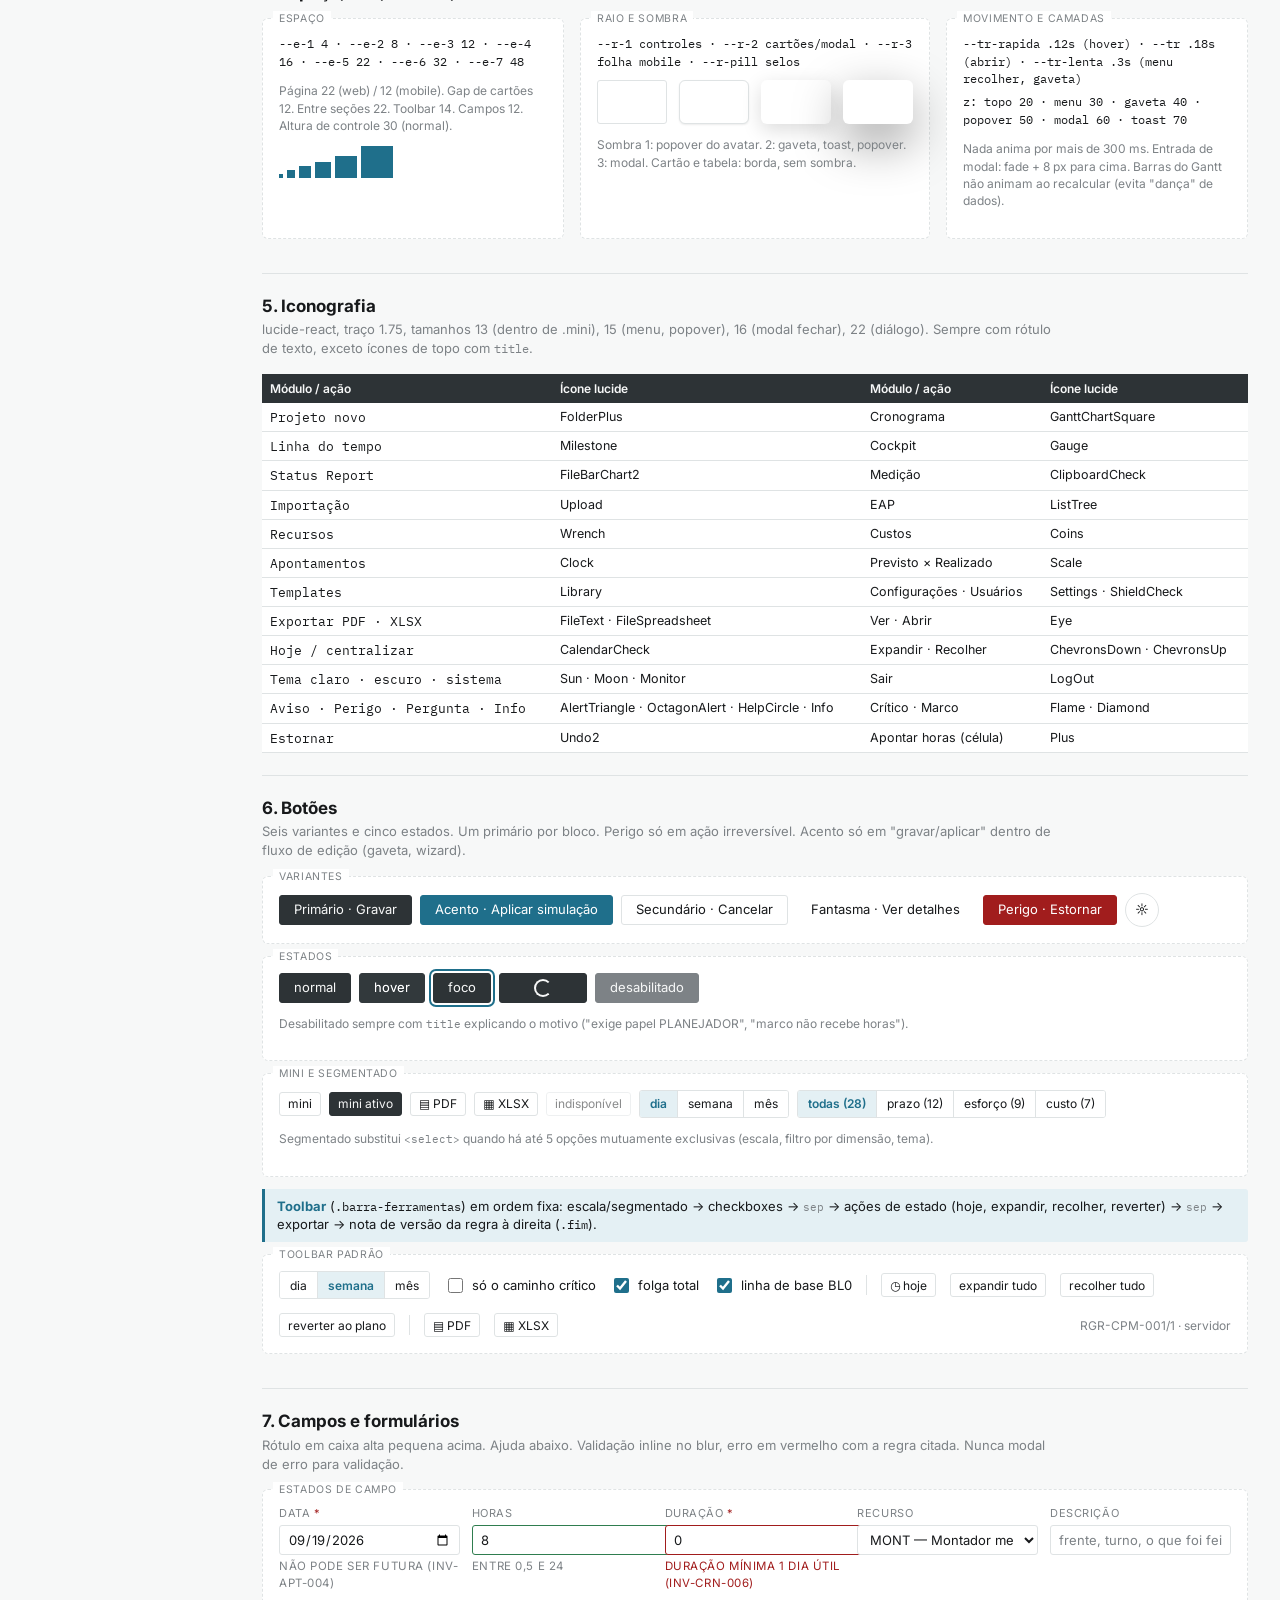
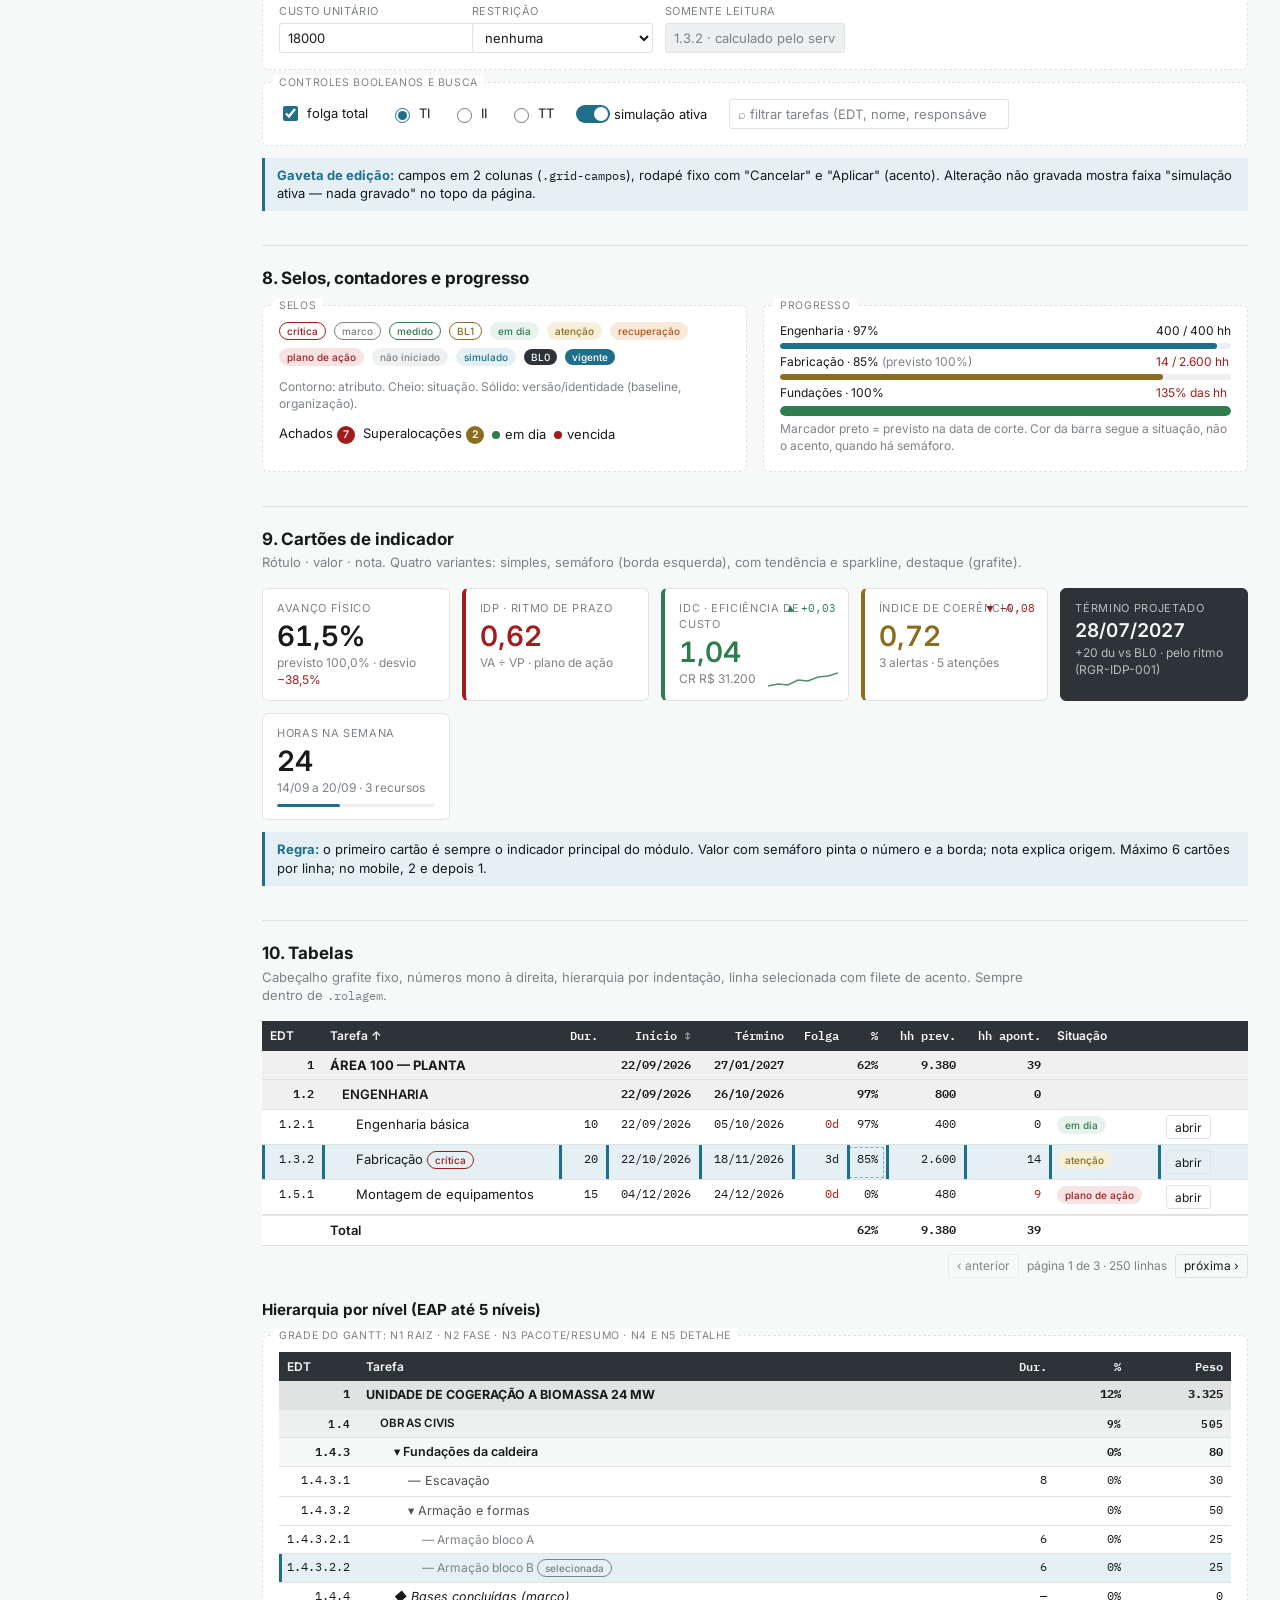
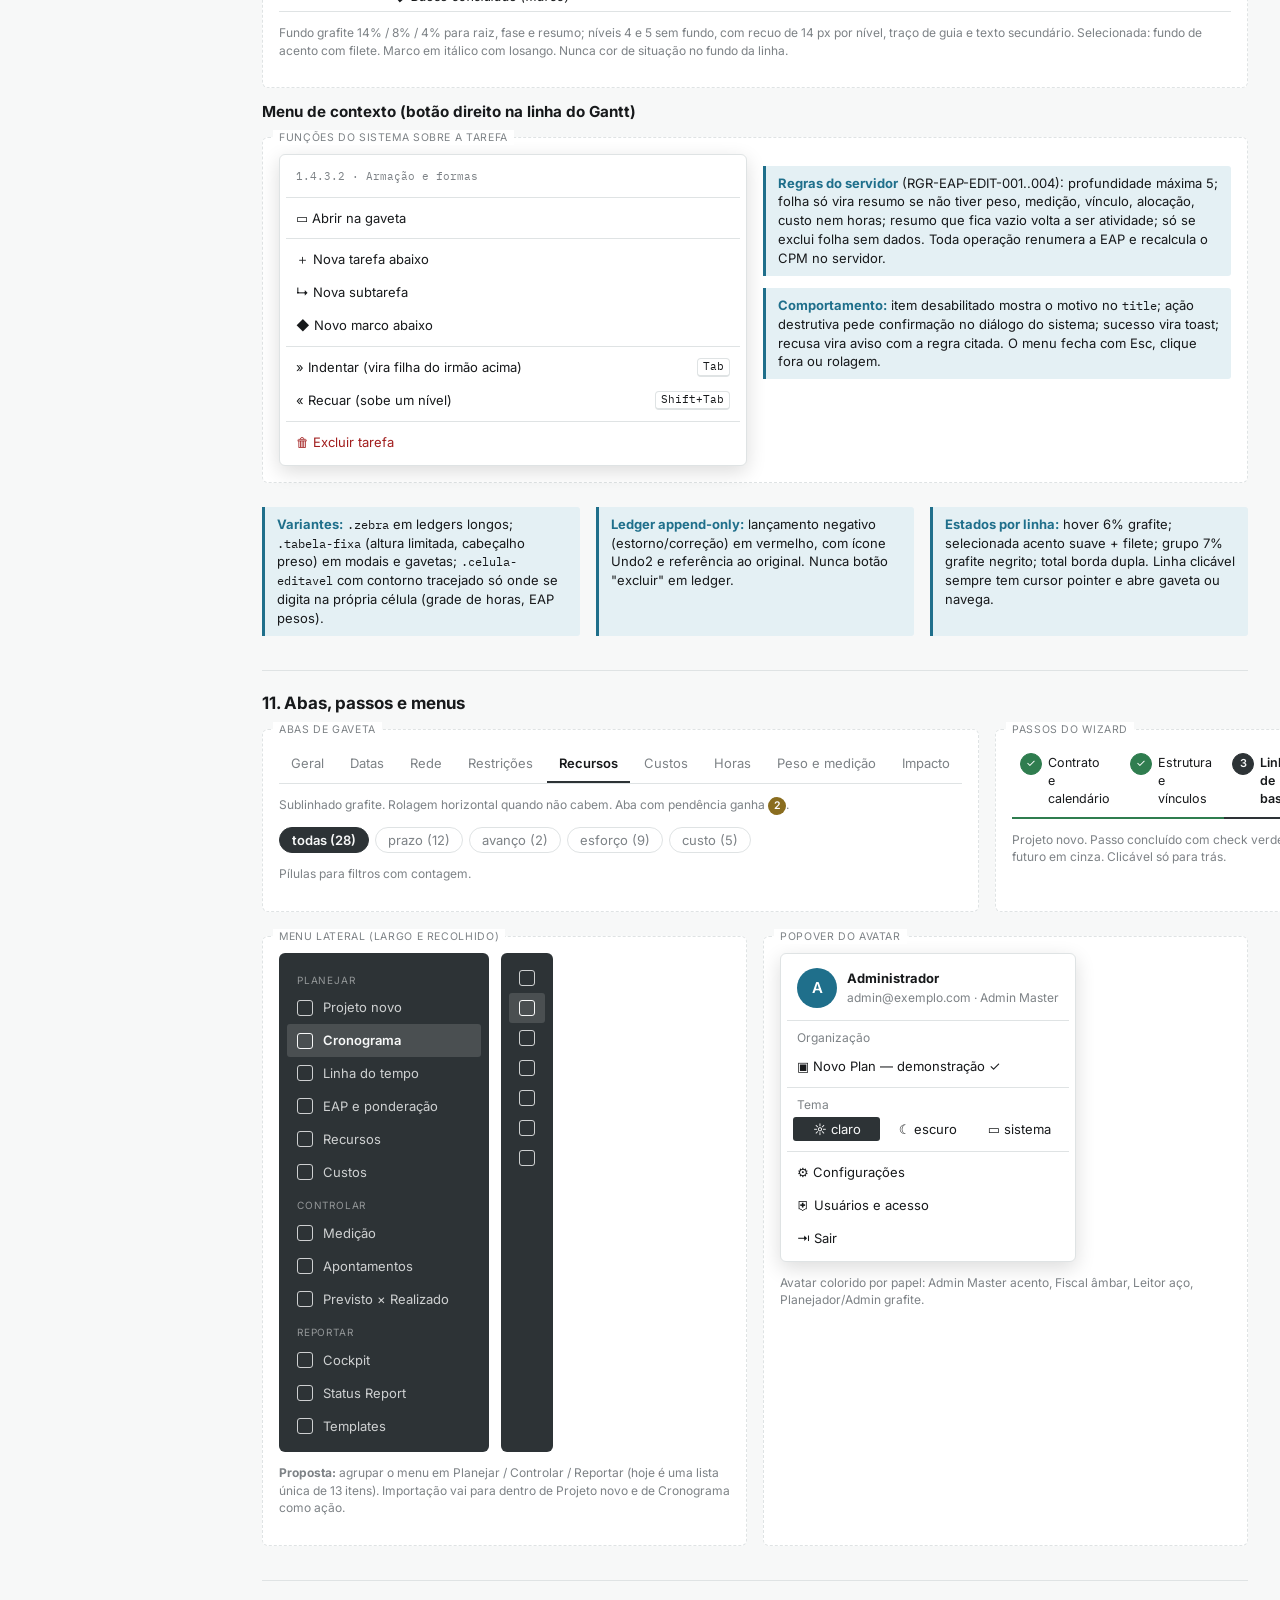
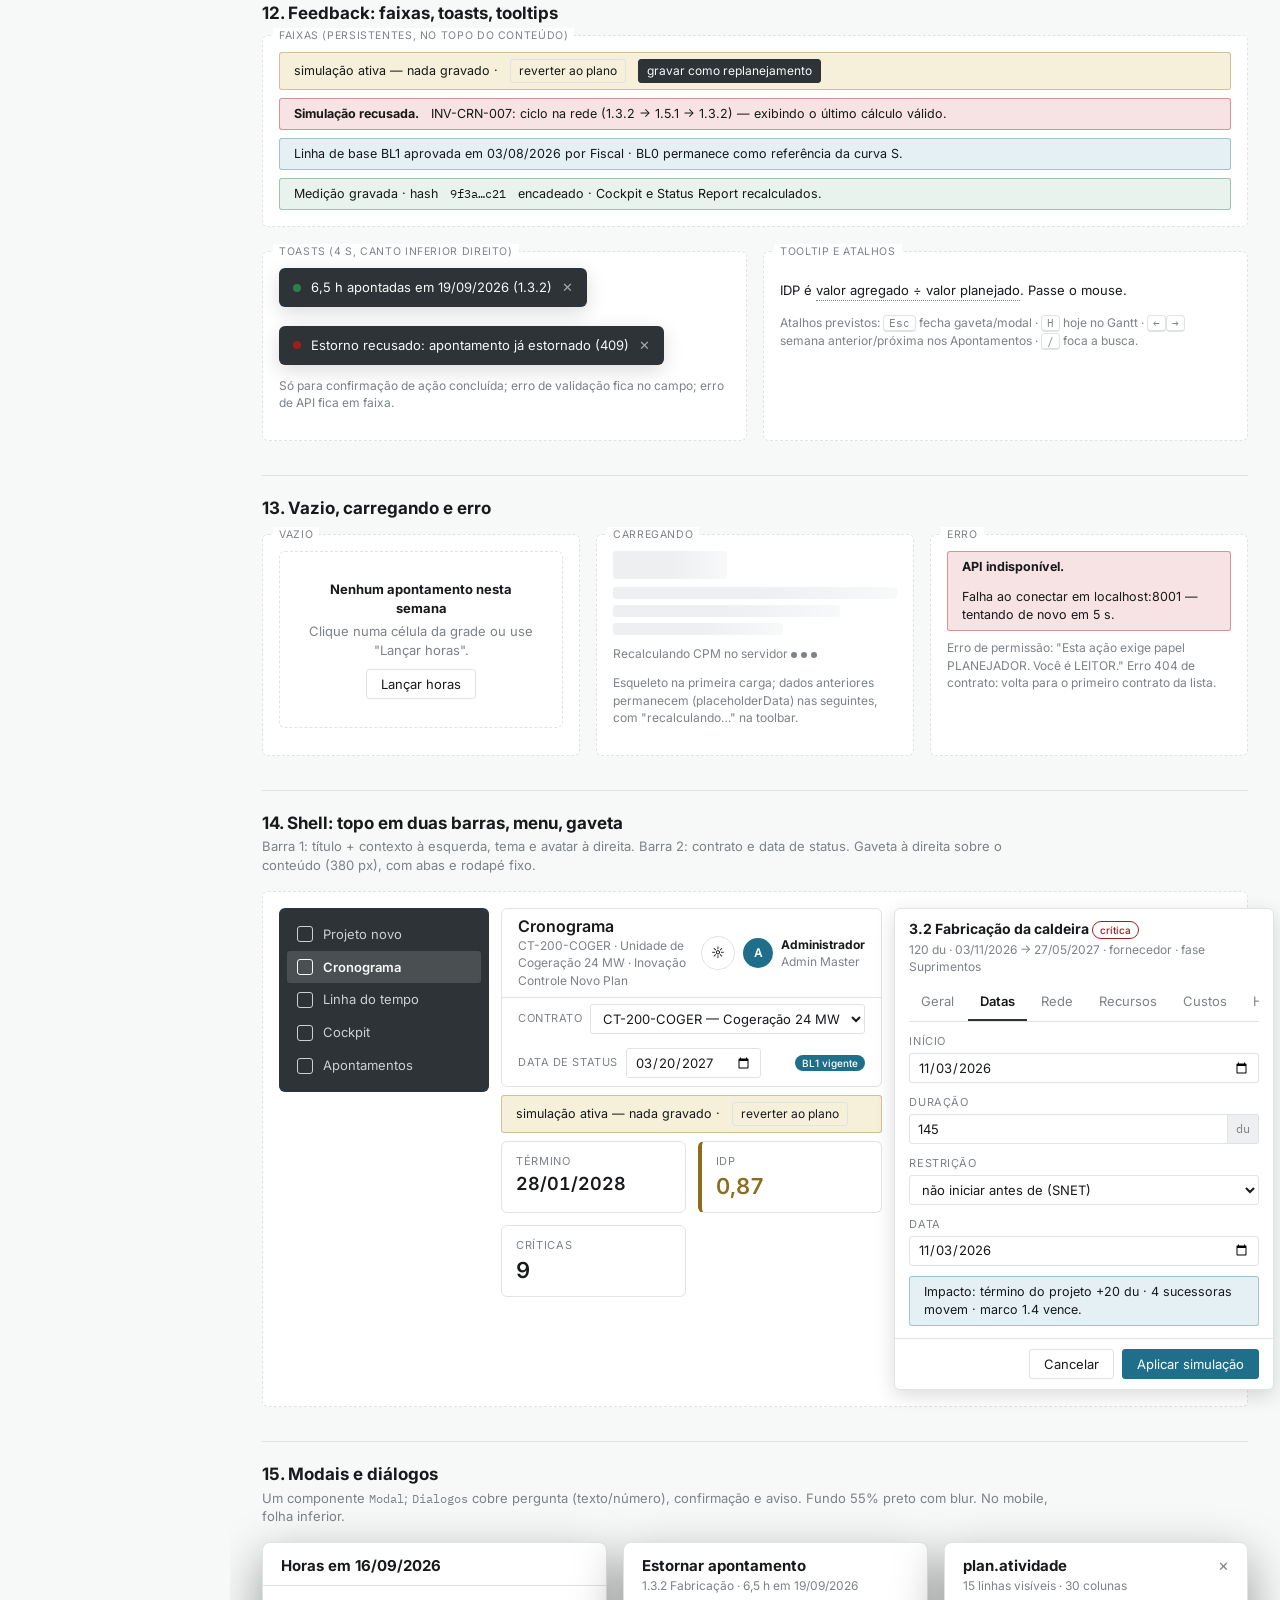
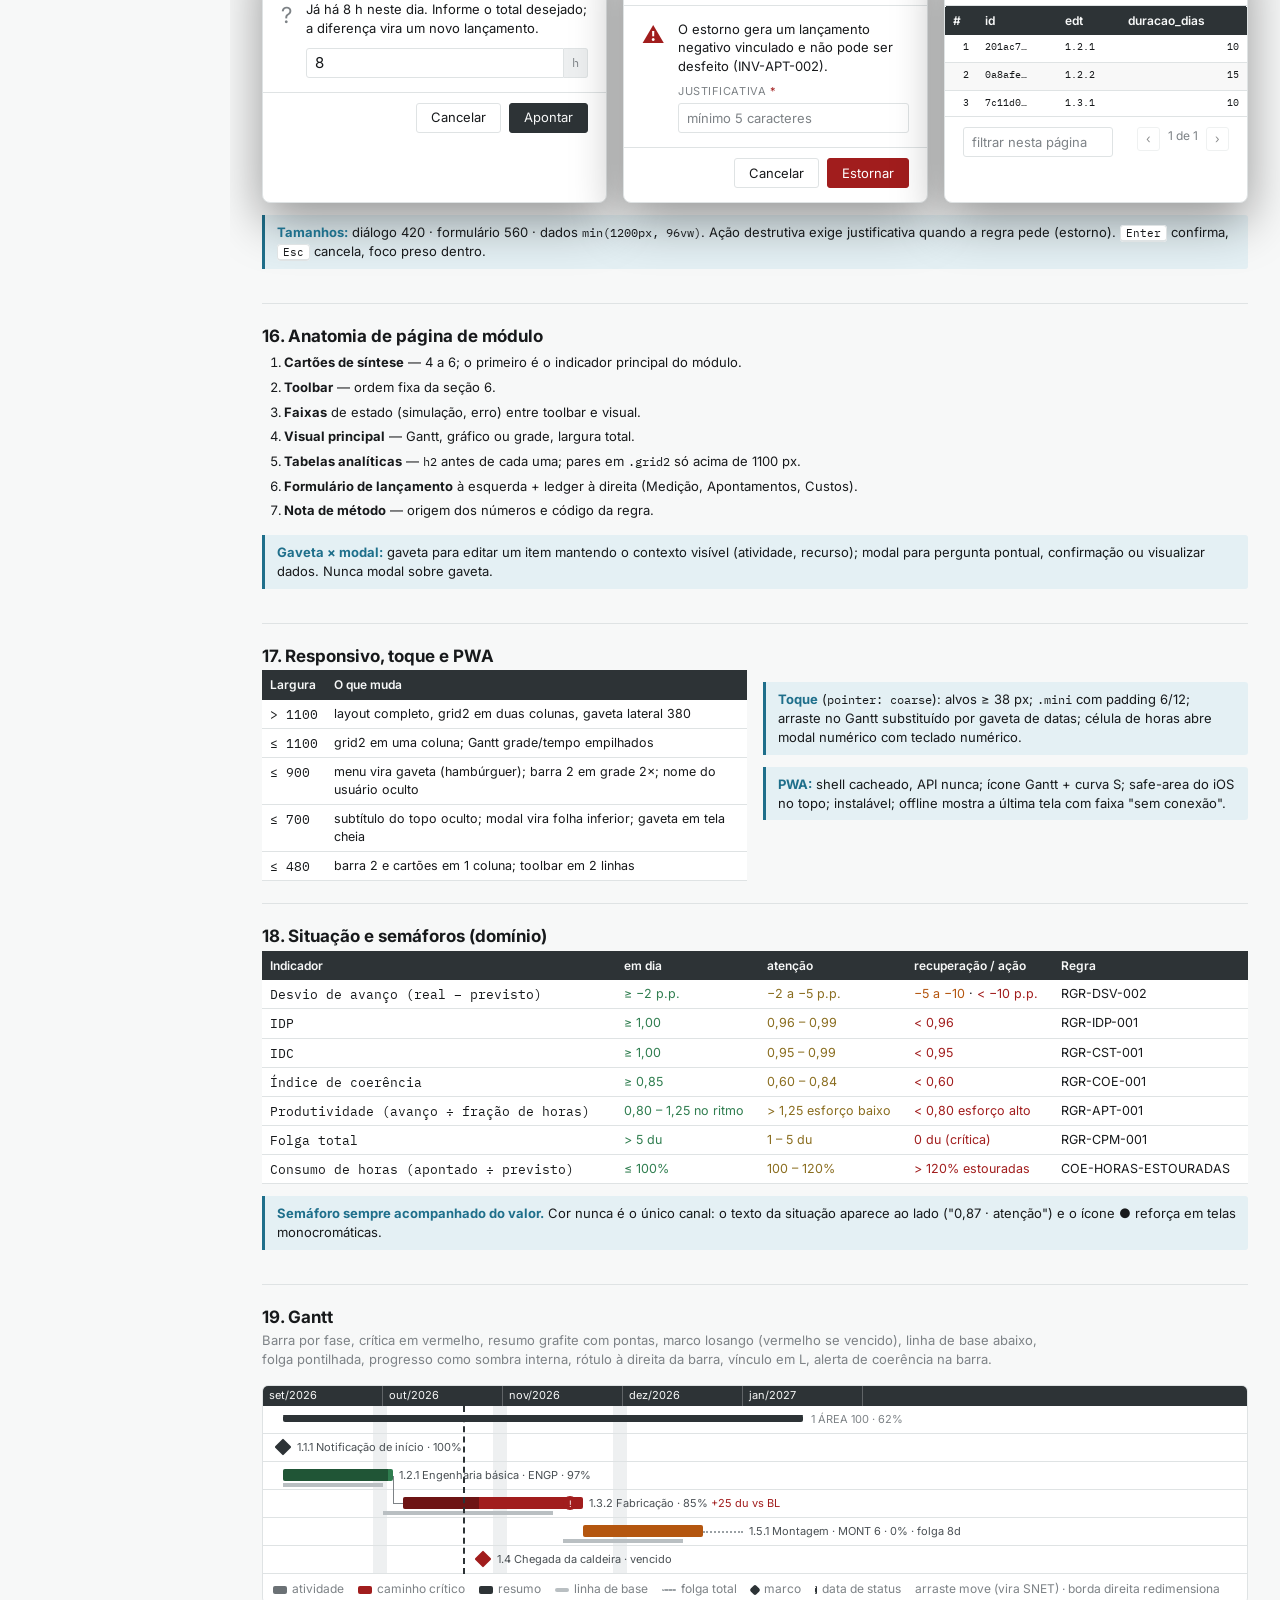
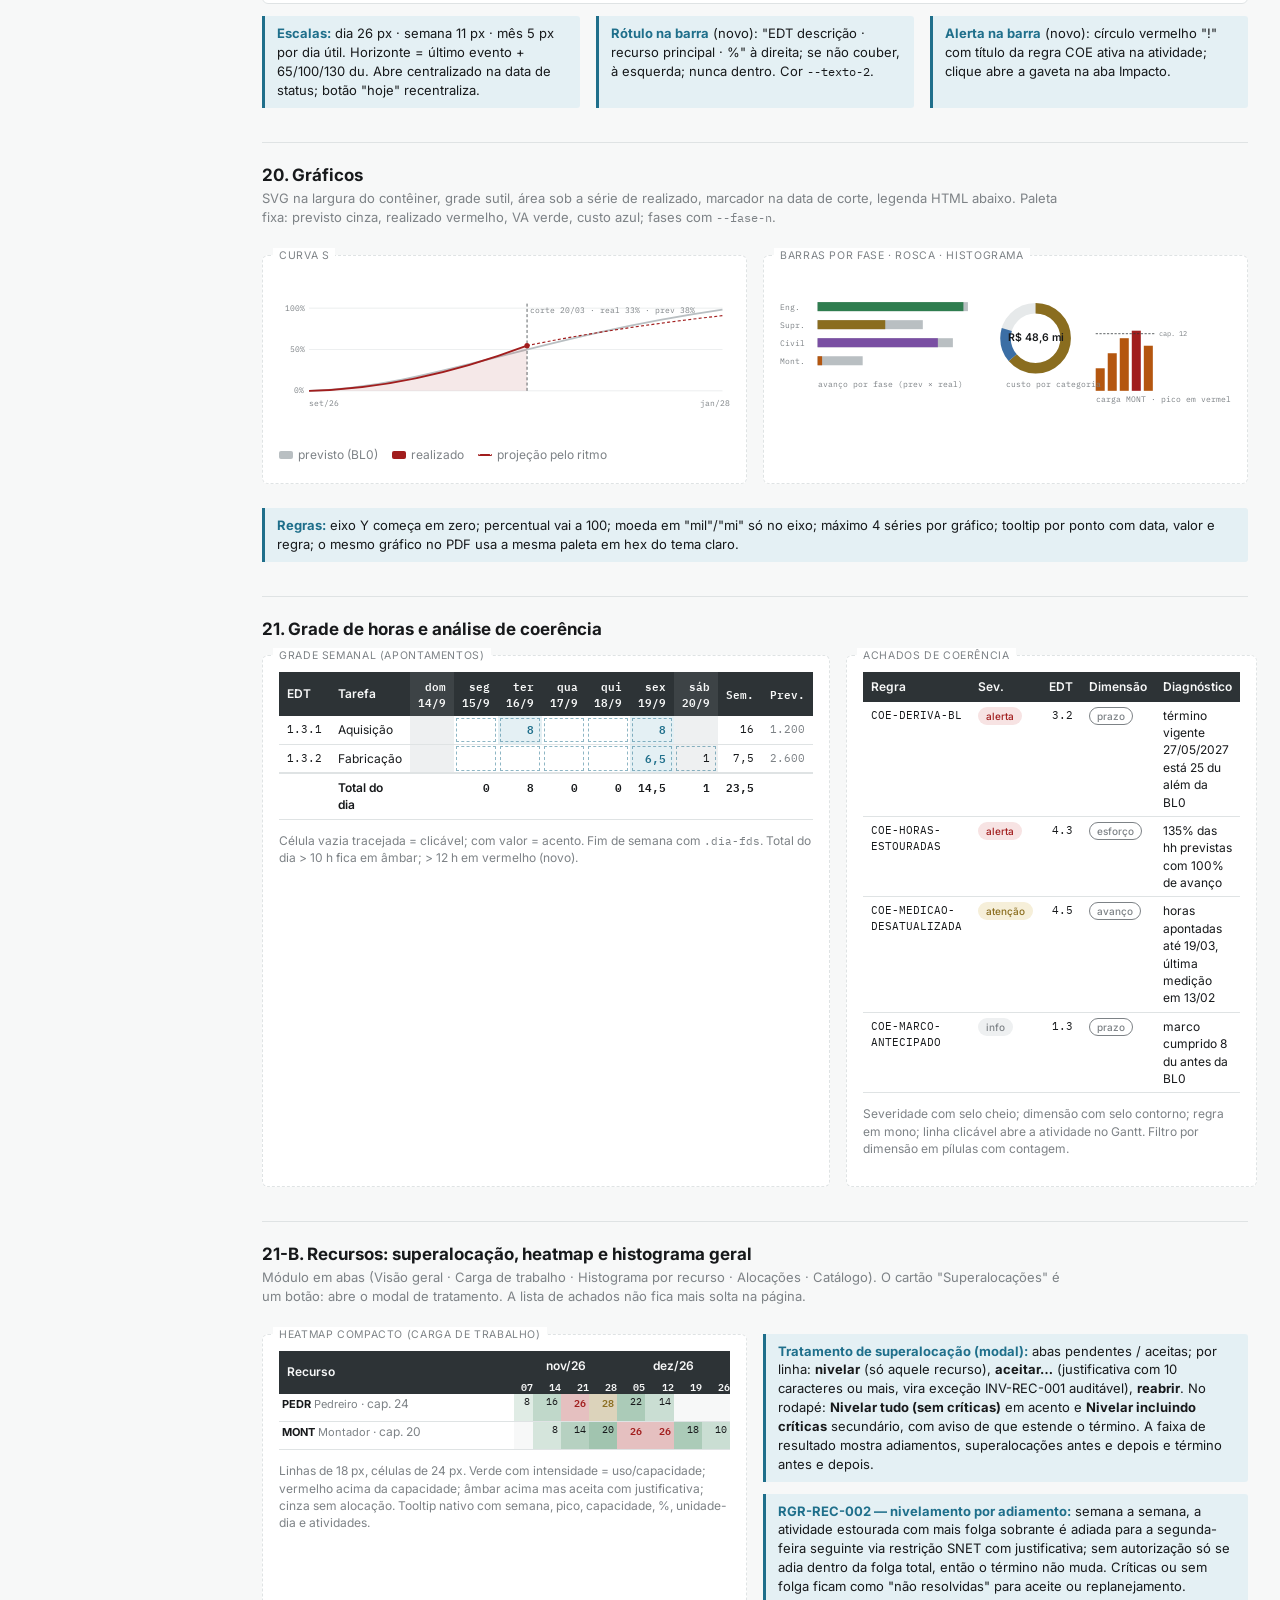
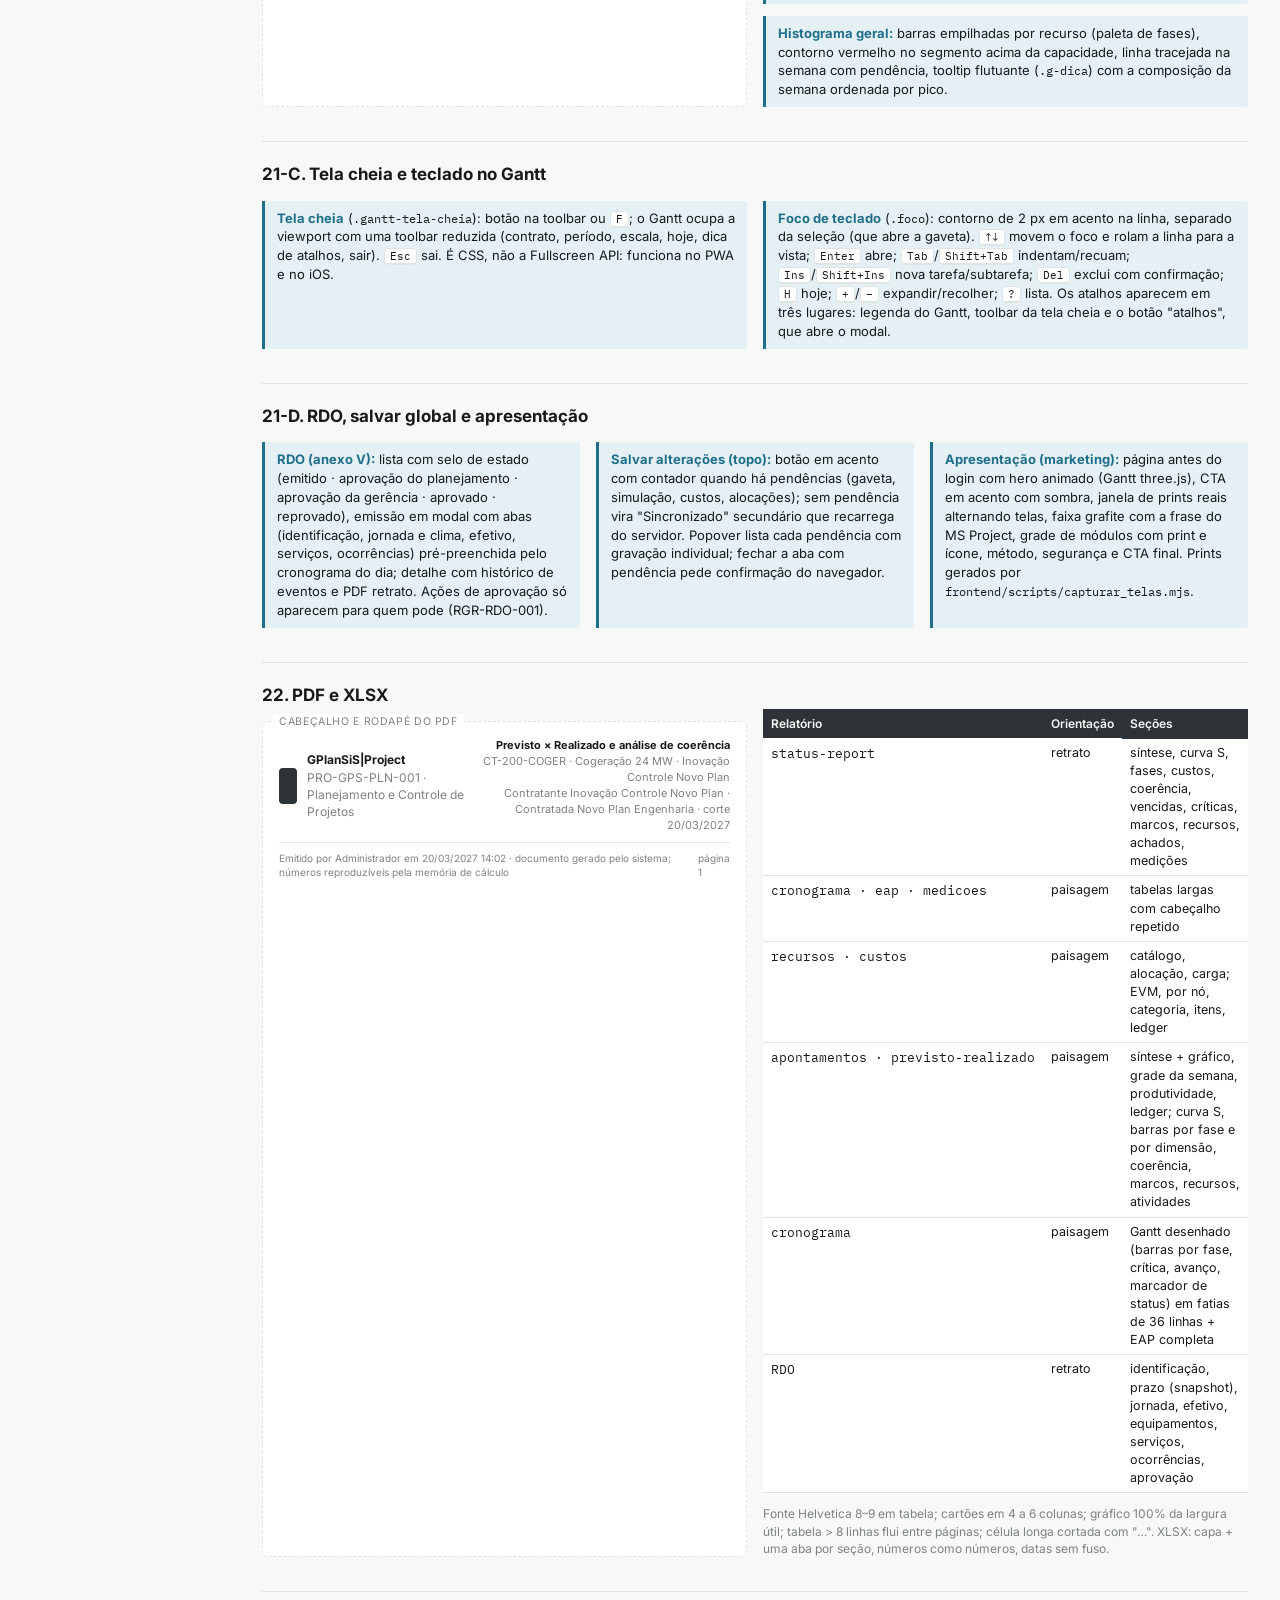
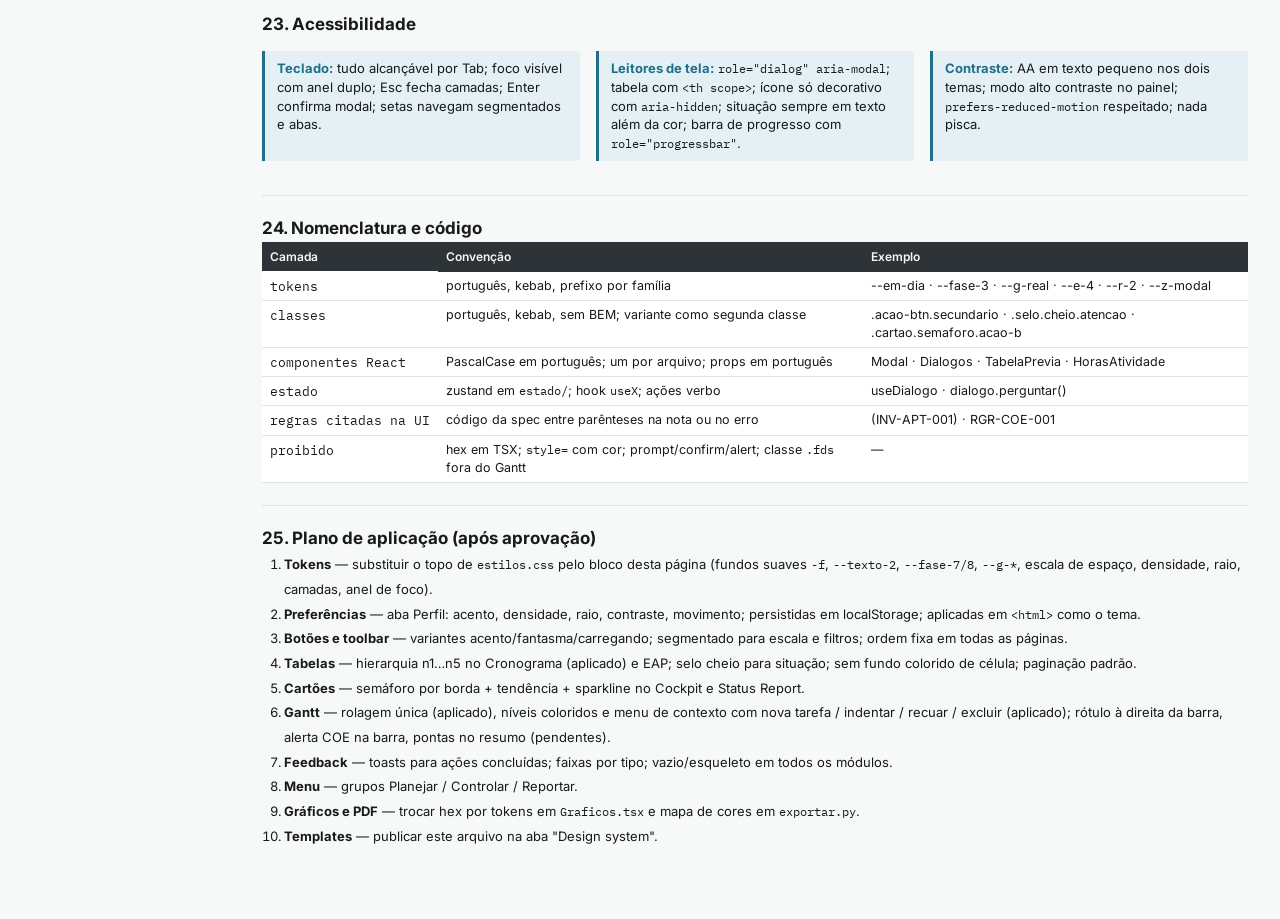
<file: templates/GPS-DS-v2_Design-System.html>
<!doctype html>
<html lang="pt-BR" data-theme="light" data-densidade="normal" data-raio="medio">
<head>
<meta charset="utf-8" />
<meta name="viewport" content="width=device-width, initial-scale=1" />
<title>GPlanSiS · Design System v2</title>
<link href="https://fonts.googleapis.com/css2?family=Inter:wght@400;500;600;700&family=IBM+Plex+Mono:wght@400;500;600&display=swap" rel="stylesheet" />
<style>
/* =====================================================================================
   GPlanSiS|Project — DESIGN SYSTEM v2
   1) Tokens (cor, tipo, espaço, raio, sombra, movimento, camadas, densidade)
   2) Primitivos (botão, campo, selo, cartão, tabela, abas, menu, topo, gaveta, modal…)
   3) Padrões de página (toolbar, síntese, analítico, ledger, gaveta, vazio, carregando)
   4) Domínio (situação, Gantt, curva S, EVM, coerência, apontamentos)
   Toda cor no sistema vem de :root. Componentes NUNCA usam hex.
   ===================================================================================== */
:root {
  /* neutros */
  --grafite:#2d3336; --aco:#7d8286; --claro:#edeff0; --papel:#f7f8f8; --fundo:#ffffff; --linha:#dfe3e4; --texto:#17191b; --texto-2:#4a5054;
  /* semântica RGR-DSV-002 */
  --em-dia:#2f7d4f; --atencao:#8a6d1f; --recuperacao:#b4560f; --acao:#a11d1d; --neutro:#7d8286;
  --em-dia-f:#e7f3ec; --atencao-f:#f6efd9; --recuperacao-f:#f9e9dc; --acao-f:#f7e3e3; --neutro-f:#eef0f1;
  /* acento (interação) — trocável no painel */
  --acento:#1f6f8b; --acento-f:#e4f0f4; --acento-texto:#ffffff;
  /* gantt */
  --barra:#6b7175; --base:#b9bfc2; --critica:#a11d1d; --marco:#2d3336; --folga:#9aa0a4; --hoje:#2d3336; --fds:#eef0f1;
  --fase-1:#3b6ea5; --fase-2:#2f7d4f; --fase-3:#8a6d1f; --fase-4:#7a4fa3; --fase-5:#b4560f; --fase-6:#1f8a8a; --fase-7:#a13d7a; --fase-8:#6b7175;
  /* gráficos */
  --g-previsto:#b9bfc2; --g-real:#a11d1d; --g-va:#2f7d4f; --g-custo:#3b6ea5; --g-grade:#e6e9ea; --g-area:.10;
  /* tipografia */
  --fonte:"Inter",system-ui,-apple-system,"Segoe UI",sans-serif; --mono:"IBM Plex Mono",ui-monospace,Menlo,monospace;
  --base-px:13px; --t-11:11px; --t-12:12px; --t-13:13px; --t-14:14px; --t-16:16px; --t-20:20px; --t-28:28px; --t-36:36px;
  --lh:1.45; --lh-justo:1.2;
  /* espaço (escala de 4) */
  --e-1:4px; --e-2:8px; --e-3:12px; --e-4:16px; --e-5:22px; --e-6:32px; --e-7:48px;
  --pad-pagina:22px; --pad-celula-y:5px; --pad-celula-x:8px; --altura-linha:28px; --altura-controle:30px;
  /* raio */
  --r-1:3px; --r-2:6px; --r-3:10px; --r-pill:999px;
  /* sombra */
  --sombra-1:0 1px 2px color-mix(in srgb,#000 8%,transparent);
  --sombra-2:0 6px 20px color-mix(in srgb,#000 14%,transparent);
  --sombra-3:0 18px 50px color-mix(in srgb,#000 40%,transparent);
  /* movimento */
  --tr-rapida:.12s ease-out; --tr:.18s ease-out; --tr-lenta:.3s cubic-bezier(.2,.8,.2,1);
  /* camadas */
  --z-topo:20; --z-menu:30; --z-gaveta:40; --z-popover:50; --z-modal:60; --z-toast:70;
  /* foco */
  --anel:0 0 0 2px var(--fundo), 0 0 0 4px var(--acento);
  color-scheme: light;
}
:root[data-theme="dark"] {
  --grafite:#e6e9ea; --aco:#9aa0a4; --claro:#24292c; --papel:#15181a; --fundo:#1b1f21; --linha:#32383b; --texto:#e6e9ea; --texto-2:#b5babd;
  --em-dia:#5fbf88; --atencao:#d6b55c; --recuperacao:#e08a4a; --acao:#e06a6a; --neutro:#9aa0a4;
  --em-dia-f:#1e2f26; --atencao-f:#332d1c; --recuperacao-f:#35271c; --acao-f:#352022; --neutro-f:#23282b;
  --acento:#5aa9c6; --acento-f:#1d3038; --acento-texto:#0f1a1e;
  --barra:#8d9498; --base:#4b5255; --critica:#e06a6a; --marco:#e6e9ea; --folga:#6b7175; --hoje:#e6e9ea; --fds:#20252800;
  --fase-1:#6da0d8; --fase-2:#5fbf88; --fase-3:#d6b55c; --fase-4:#b28ad6; --fase-5:#e08a4a; --fase-6:#4fb8b8; --fase-7:#d67ab0; --fase-8:#9aa0a4;
  --g-previsto:#4b5255; --g-real:#e06a6a; --g-va:#5fbf88; --g-custo:#6da0d8; --g-grade:#2a3033;
  --sombra-1:0 1px 2px color-mix(in srgb,#000 40%,transparent); --sombra-2:0 6px 20px color-mix(in srgb,#000 50%,transparent);
  color-scheme: dark;
}
/* acentos alternativos (painel) */
:root[data-acento="grafite"] { --acento:var(--grafite); --acento-f:color-mix(in srgb,var(--grafite) 12%,transparent); --acento-texto:var(--papel); }
:root[data-acento="verde"] { --acento:#2f7d4f; --acento-f:#e7f3ec; } :root[data-theme="dark"][data-acento="verde"] { --acento:#5fbf88; --acento-f:#1e2f26; --acento-texto:#0f1a14; }
:root[data-acento="ambar"] { --acento:#b4560f; --acento-f:#f9e9dc; } :root[data-theme="dark"][data-acento="ambar"] { --acento:#e08a4a; --acento-f:#35271c; --acento-texto:#1a1208; }
:root[data-acento="violeta"] { --acento:#7a4fa3; --acento-f:#efe8f6; } :root[data-theme="dark"][data-acento="violeta"] { --acento:#b28ad6; --acento-f:#2a2233; --acento-texto:#160f1e; }
/* densidade */
:root[data-densidade="compacta"] { --base-px:12px; --pad-celula-y:3px; --pad-celula-x:6px; --altura-linha:24px; --altura-controle:26px; --e-3:10px; --e-4:12px; --e-5:16px; }
:root[data-densidade="confortavel"] { --base-px:14px; --pad-celula-y:8px; --pad-celula-x:10px; --altura-linha:34px; --altura-controle:36px; --e-4:20px; --e-5:28px; }
/* raio */
:root[data-raio="reto"] { --r-1:0; --r-2:0; --r-3:0; } :root[data-raio="arredondado"] { --r-1:6px; --r-2:10px; --r-3:16px; }
/* alto contraste */
:root[data-contraste="alto"] { --linha:#9aa0a4; --aco:#4a5054; } :root[data-theme="dark"][data-contraste="alto"] { --linha:#6b7175; --aco:#c5cacd; }
/* sem animação */
:root[data-movimento="nenhum"] * { transition:none !important; animation:none !important; }

* { box-sizing:border-box; }
html { scrollbar-width:thin; scrollbar-color:color-mix(in srgb,var(--aco) 45%,transparent) transparent; }
::-webkit-scrollbar { width:8px; height:8px; } ::-webkit-scrollbar-thumb { background:color-mix(in srgb,var(--aco) 45%,transparent); border-radius:8px; } ::-webkit-scrollbar-track { background:transparent; }
body { margin:0; font-family:var(--fonte); font-size:var(--base-px); color:var(--texto); background:var(--papel); line-height:var(--lh); }
a { color:var(--acento); } code,.mono { font-family:var(--mono); font-size:.92em; } h1,h2,h3,h4 { line-height:var(--lh-justo); }
:focus-visible { outline:none; box-shadow:var(--anel); }

/* ---------- moldura do documento ---------- */
.ds { display:grid; grid-template-columns:230px minmax(0,1fr); min-height:100vh; }
.ds-nav { position:sticky; top:0; height:100vh; overflow:auto; border-right:1px solid var(--linha); background:var(--fundo); padding:var(--e-4); }
.ds-nav h1 { font-size:14px; margin:0 0 2px; } .ds-nav small { color:var(--aco); display:block; margin-bottom:var(--e-3); }
.ds-nav a { display:block; padding:4px 8px; border-radius:var(--r-1); color:var(--texto); text-decoration:none; font-size:12.5px; } .ds-nav a:hover { background:var(--acento-f); }
.ds-nav .grupo { font-size:10.5px; text-transform:uppercase; letter-spacing:.08em; color:var(--aco); margin:12px 8px 4px; }
.ds-main { padding:var(--e-5) var(--e-6) var(--e-7); max-width:1240px; min-width:0; overflow-x:hidden; }
.ds-topo { display:flex; align-items:flex-start; gap:var(--e-3); margin-bottom:var(--e-4); } .ds-topo h1 { font-size:22px; margin:0; } .ds-topo .sub { color:var(--aco); }
section.ds-sec { padding:var(--e-5) 0; border-top:1px solid var(--linha); } section.ds-sec > h2 { font-size:17px; margin:0 0 4px; } section.ds-sec > p.lead { margin:0 0 var(--e-4); color:var(--aco); max-width:800px; }
.ds-regra { border-left:3px solid var(--acento); padding:8px 12px; background:var(--acento-f); margin:var(--e-3) 0; border-radius:0 var(--r-1) var(--r-1) 0; } .ds-regra strong { color:var(--acento); }
.ds-nao { border-left-color:var(--acao); background:var(--acao-f); } .ds-nao strong { color:var(--acao); }
.ds-amostra { border:1px dashed var(--linha); padding:var(--e-4); border-radius:var(--r-2); background:var(--fundo); margin:var(--e-3) 0; position:relative; }
.ds-amostra[data-rot]::before { content:attr(data-rot); position:absolute; top:-8px; left:10px; background:var(--fundo); color:var(--aco); font-size:10.5px; padding:0 6px; text-transform:uppercase; letter-spacing:.06em; }
.ds-grid { display:grid; grid-template-columns:repeat(auto-fill,minmax(150px,1fr)); gap:var(--e-3); }
.ds-cor { border:1px solid var(--linha); border-radius:var(--r-2); overflow:hidden; background:var(--fundo); } .ds-cor .chip { height:52px; } .ds-cor .meta { padding:6px 8px; font-size:11.5px; } .ds-cor .meta b { display:block; } .ds-cor .meta code { color:var(--aco); font-size:10.5px; }
.ds-lado { display:grid; grid-template-columns:1fr 1fr; gap:var(--e-4); } .ds-3 { display:grid; grid-template-columns:repeat(3,1fr); gap:var(--e-4); }
.ds-tab { width:100%; font-size:12.5px; } .ds-tab td:first-child { font-family:var(--mono); white-space:nowrap; }
@media (max-width:900px) { .ds { grid-template-columns:1fr; } .ds-nav { position:static; height:auto; border-right:0; border-bottom:1px solid var(--linha); } .ds-main { padding:var(--e-4); } .ds-lado,.ds-3 { grid-template-columns:1fr; } }

/* ---------- painel de configurações visuais ---------- */
.painel-visual { position:sticky; top:12px; z-index:5; background:var(--fundo); border:1px solid var(--linha); border-radius:var(--r-2); padding:10px 14px; display:flex; gap:18px; flex-wrap:wrap; align-items:center; box-shadow:var(--sombra-1); margin-bottom:var(--e-4); }
.painel-visual label { display:flex; flex-direction:column; gap:3px; font-size:10.5px; text-transform:uppercase; letter-spacing:.06em; color:var(--aco); }
.painel-visual .seg { display:inline-flex; border:1px solid var(--linha); border-radius:var(--r-1); overflow:hidden; } .painel-visual .seg button { font:inherit; font-size:12px; padding:3px 9px; background:var(--fundo); color:var(--texto); border:0; border-right:1px solid var(--linha); cursor:pointer; text-transform:none; letter-spacing:0; } .painel-visual .seg button:last-child { border-right:0; } .painel-visual .seg button.on { background:var(--grafite); color:var(--papel); }
.sw { width:16px; height:16px; border-radius:50%; display:inline-block; vertical-align:-3px; margin-right:4px; border:1px solid color-mix(in srgb,#000 15%,transparent); }

/* =====================================================================================
   PRIMITIVOS — mesmos seletores do estilos.css
   ===================================================================================== */
button { font:inherit; }
.acao-btn { font-size:var(--t-13); height:var(--altura-controle); padding:0 14px; cursor:pointer; background:var(--grafite); color:var(--papel); border:1px solid var(--grafite); border-radius:var(--r-1); display:inline-flex; align-items:center; gap:6px; transition:filter var(--tr-rapida), background var(--tr-rapida); }
.acao-btn:hover { filter:brightness(1.12); } .acao-btn:active { filter:brightness(.92); } .acao-btn:disabled { background:var(--aco); border-color:var(--aco); cursor:not-allowed; filter:none; }
.acao-btn.secundario { background:var(--fundo); color:var(--texto); border-color:var(--linha); } .acao-btn.secundario:hover { background:var(--claro); filter:none; }
.acao-btn.acento { background:var(--acento); border-color:var(--acento); color:var(--acento-texto); }
.acao-btn.perigo { background:var(--acao); border-color:var(--acao); color:#fff; } .acao-btn.fantasma { background:none; border-color:transparent; color:var(--texto); } .acao-btn.fantasma:hover { background:var(--claro); filter:none; }
.acao-btn.carregando { position:relative; color:transparent !important; } .acao-btn.carregando::after { content:""; position:absolute; inset:0; margin:auto; width:14px; height:14px; border:2px solid var(--papel); border-right-color:transparent; border-radius:50%; animation:gira .7s linear infinite; }
.mini { font-size:var(--t-12); height:calc(var(--altura-controle) - 6px); padding:0 8px; cursor:pointer; background:none; border:1px solid var(--linha); color:var(--texto); border-radius:var(--r-1); display:inline-flex; align-items:center; gap:5px; }
.mini:hover { background:var(--claro); } .mini.ativo { background:var(--grafite); color:var(--papel); border-color:var(--grafite); } .mini:disabled { opacity:.5; cursor:not-allowed; }
.icone-btn { width:34px; height:34px; border-radius:50%; border:1px solid var(--linha); background:var(--fundo); color:var(--texto); display:inline-flex; align-items:center; justify-content:center; cursor:pointer; } .icone-btn:hover { background:var(--claro); }
.seg-btn { display:inline-flex; border:1px solid var(--linha); border-radius:var(--r-1); overflow:hidden; } .seg-btn button { font-size:12px; padding:0 10px; height:calc(var(--altura-controle) - 4px); background:var(--fundo); color:var(--texto); border:0; border-right:1px solid var(--linha); cursor:pointer; } .seg-btn button:last-child { border-right:0; } .seg-btn button.on { background:var(--acento-f); color:var(--acento); font-weight:600; }
.grupo-botoes { display:flex; gap:8px; flex-wrap:wrap; align-items:center; }

select,input[type=date],input[type=text],input[type=number],input[type=email],input[type=password],input[type=search],textarea {
  font:inherit; font-size:var(--t-13); height:var(--altura-controle); padding:0 8px; border:1px solid var(--linha); background:var(--fundo); color:var(--texto); border-radius:var(--r-1); }
textarea { height:auto; padding:6px 8px; min-height:64px; } input::placeholder { color:var(--aco); }
input:invalid, .campo.erro input, .campo.erro select { border-color:var(--acao); } .campo.erro .ajuda { color:var(--acao); } .campo.ok input { border-color:var(--em-dia); }
label.campo { display:flex; flex-direction:column; gap:3px; font-size:var(--t-12); color:var(--aco); } label.campo > span { text-transform:uppercase; letter-spacing:.05em; font-size:var(--t-11); } .campo .ajuda { font-size:11.5px; color:var(--aco); } .campo .obrig::after { content:" *"; color:var(--acao); }
.campo-grupo { display:flex; } .campo-grupo input { border-radius:var(--r-1) 0 0 var(--r-1); flex:1; } .campo-grupo .sufixo { border:1px solid var(--linha); border-left:0; background:var(--claro); padding:0 8px; display:flex; align-items:center; font-size:12px; color:var(--aco); border-radius:0 var(--r-1) var(--r-1) 0; font-family:var(--mono); }
.chk { display:inline-flex; align-items:center; gap:6px; font-size:var(--t-13); } .chk input { width:15px; height:15px; accent-color:var(--acento); }
.interruptor { width:34px; height:18px; border-radius:var(--r-pill); background:var(--aco); position:relative; display:inline-block; vertical-align:middle; cursor:pointer; transition:background var(--tr); } .interruptor::after { content:""; position:absolute; top:2px; left:2px; width:14px; height:14px; border-radius:50%; background:#fff; transition:left var(--tr); } .interruptor.on { background:var(--acento); } .interruptor.on::after { left:18px; }
.grid2 { display:grid; grid-template-columns:2fr 1fr; gap:var(--e-4); } .grid-campos { display:grid; grid-template-columns:repeat(auto-fit,minmax(180px,1fr)); gap:var(--e-3); }
.barra-ferramentas { display:flex; flex-wrap:wrap; gap:14px; align-items:center; margin-bottom:10px; font-size:var(--t-13); } .barra-ferramentas .sep { width:1px; height:20px; background:var(--linha); } .barra-ferramentas .fim { margin-left:auto; }
.obs { font-size:var(--t-12); color:var(--aco); }

.cartoes { display:grid; grid-template-columns:repeat(auto-fit,minmax(165px,1fr)); gap:var(--e-3); }
.cartao { background:var(--fundo); border:1px solid var(--linha); padding:12px 14px; border-radius:var(--r-2); position:relative; } .cartao .rot { font-size:var(--t-11); color:var(--aco); text-transform:uppercase; letter-spacing:.06em; } .cartao .val { font-size:var(--t-28); font-weight:600; margin:4px 0 2px; font-variant-numeric:tabular-nums; line-height:1.1; } .cartao .nota { font-size:var(--t-12); color:var(--aco); }
.cartao.semaforo { border-left:4px solid var(--neutro); } .cartao.semaforo.em-dia-b { border-left-color:var(--em-dia); } .cartao.semaforo.atencao-b { border-left-color:var(--atencao); } .cartao.semaforo.acao-b { border-left-color:var(--acao); }
.cartao .tend { position:absolute; right:12px; top:12px; font-size:11px; font-family:var(--mono); } .cartao .spark { position:absolute; right:10px; bottom:10px; opacity:.85; }
.cartao.destaque { background:var(--grafite); color:var(--papel); border-color:var(--grafite); } .cartao.destaque .rot,.cartao.destaque .nota { color:color-mix(in srgb,var(--papel) 70%,transparent); }
.em-dia { color:var(--em-dia); } .atencao { color:var(--atencao); } .recuperacao { color:var(--recuperacao); } .acao { color:var(--acao); } .aco { color:var(--aco); }

table { border-collapse:collapse; width:100%; font-size:var(--t-13); background:var(--fundo); }
th { background:var(--grafite); color:var(--papel); text-align:left; font-weight:600; padding:6px var(--pad-celula-x); font-size:var(--t-12); white-space:nowrap; position:sticky; top:0; }
th.ord { cursor:pointer; } th.ord::after { content:" ↕"; opacity:.5; } th.ord.asc::after { content:" ↑"; opacity:1; } th.ord.desc::after { content:" ↓"; opacity:1; }
td { padding:var(--pad-celula-y) var(--pad-celula-x); border-bottom:1px solid var(--linha); vertical-align:top; height:var(--altura-linha); }
td.num,th.num { text-align:right; font-variant-numeric:tabular-nums; font-family:var(--mono); font-size:.92em; }
tr.clicavel { cursor:pointer; } tr.clicavel:hover td { background:color-mix(in srgb,var(--grafite) 6%,transparent); } tr.sel td { background:var(--acento-f); box-shadow:inset 3px 0 0 var(--acento); }
tr.total td { font-weight:600; border-top:2px solid var(--linha); } tr.grupo td { background:color-mix(in srgb,var(--grafite) 7%,transparent); font-weight:600; }
tr.n1 td:nth-child(2) { font-weight:700; } tr.n2 td:nth-child(2) { font-weight:600; padding-left:calc(var(--pad-celula-x) + 12px); } tr.n3 td:nth-child(2) { padding-left:calc(var(--pad-celula-x) + 26px); }
.rolagem { overflow-x:auto; max-width:100%; -webkit-overflow-scrolling:touch; } .tabela-fixa { max-height:360px; overflow:auto; border:1px solid var(--linha); border-radius:var(--r-1); }
.celula-editavel { outline:1px dashed color-mix(in srgb,var(--acento) 50%,transparent); outline-offset:-3px; cursor:text; } .celula-editavel:focus-within { outline:2px solid var(--acento); }
.zebra tbody tr:nth-child(even) td { background:color-mix(in srgb,var(--grafite) 3%,transparent); }
.paginacao { display:flex; gap:8px; align-items:center; justify-content:flex-end; padding:8px 0; font-size:12px; color:var(--aco); }

.selo { display:inline-block; font-size:10px; padding:1px 7px; border-radius:var(--r-pill); border:1px solid currentColor; line-height:1.4; white-space:nowrap; font-weight:500; }
.selo.cheio { border-color:transparent; } .selo.cheio.em-dia { background:var(--em-dia-f); } .selo.cheio.atencao { background:var(--atencao-f); } .selo.cheio.recuperacao { background:var(--recuperacao-f); } .selo.cheio.acao { background:var(--acao-f); } .selo.cheio.aco { background:var(--neutro-f); } .selo.cheio.acento { background:var(--acento-f); color:var(--acento); }
.selo.solido { border:0; color:#fff; } .ponto { display:inline-block; width:8px; height:8px; border-radius:50%; background:currentColor; vertical-align:middle; margin-right:5px; }
.contador { display:inline-flex; min-width:18px; height:18px; padding:0 5px; border-radius:var(--r-pill); background:var(--acao); color:#fff; font-size:10.5px; align-items:center; justify-content:center; font-weight:600; }

.barra-prog { height:6px; background:var(--claro); border-radius:var(--r-pill); overflow:hidden; position:relative; } .barra-prog > i { display:block; height:100%; background:var(--acento); border-radius:var(--r-pill); } .barra-prog > b { position:absolute; top:-2px; width:2px; height:10px; background:var(--grafite); }
.barra-prog.fina { height:3px; } .barra-prog.grossa { height:10px; }
.medidor { display:grid; grid-template-columns:1fr auto; gap:4px 10px; align-items:center; font-size:12px; }

.faixa { padding:6px 14px; border-radius:var(--r-1); font-size:12.5px; display:flex; gap:12px; align-items:center; flex-wrap:wrap; border:1px solid; }
.faixa.info { background:var(--acento-f); border-color:color-mix(in srgb,var(--acento) 35%,transparent); } .faixa.atencao-f { background:var(--atencao-f); border-color:color-mix(in srgb,var(--atencao) 35%,transparent); } .faixa.acao-f { background:var(--acao-f); border-color:color-mix(in srgb,var(--acao) 40%,transparent); } .faixa.ok { background:var(--em-dia-f); border-color:color-mix(in srgb,var(--em-dia) 40%,transparent); }
.toast { position:relative; display:inline-flex; gap:10px; align-items:center; background:var(--grafite); color:var(--papel); padding:10px 14px; border-radius:var(--r-2); box-shadow:var(--sombra-2); font-size:13px; max-width:420px; } .toast i { width:8px; height:8px; border-radius:50%; flex:none; } .toast .x { margin-left:auto; opacity:.6; cursor:pointer; }
.tooltip { position:relative; display:inline-block; border-bottom:1px dotted var(--aco); cursor:help; } .tooltip .dica { visibility:hidden; opacity:0; position:absolute; bottom:calc(100% + 6px); left:50%; transform:translateX(-50%); background:var(--grafite); color:var(--papel); font-size:11.5px; padding:5px 8px; border-radius:var(--r-1); white-space:nowrap; transition:opacity var(--tr); z-index:var(--z-popover); } .tooltip:hover .dica { visibility:visible; opacity:1; }
.popover { display:inline-block; background:var(--fundo); border:1px solid var(--linha); border-radius:var(--r-2); box-shadow:var(--sombra-2); min-width:220px; padding:6px; } .popover button { display:flex; width:100%; gap:10px; align-items:center; padding:7px 10px; border:0; background:none; color:var(--texto); border-radius:var(--r-1); cursor:pointer; text-align:left; font-size:13px; } .popover button:hover { background:var(--claro); } .popover hr { border:0; border-top:1px solid var(--linha); margin:4px 0; } .popover .cab { padding:8px 10px; display:flex; gap:10px; align-items:center; }
.avatar { width:30px; height:30px; border-radius:50%; background:var(--grafite); color:var(--papel); display:inline-flex; align-items:center; justify-content:center; font-weight:600; font-size:12px; flex:none; } .avatar.g { width:40px; height:40px; font-size:15px; } .avatar.p { width:22px; height:22px; font-size:10px; }
.avatar.papel-ADMIN_MASTER { background:var(--acento); color:var(--acento-texto); } .avatar.papel-FISCAL { background:var(--atencao); color:#fff; } .avatar.papel-LEITOR { background:var(--aco); }

.abas { display:flex; border-bottom:1px solid var(--linha); overflow-x:auto; gap:2px; } .abas button { background:none; border:0; border-bottom:2px solid transparent; padding:8px 12px; font-size:13px; color:var(--aco); cursor:pointer; white-space:nowrap; } .abas button.on { color:var(--texto); border-bottom-color:var(--grafite); font-weight:600; } .abas button:hover { color:var(--texto); }
.abas.pilulas { border:0; gap:6px; } .abas.pilulas button { border:1px solid var(--linha); border-radius:var(--r-pill); padding:3px 12px; } .abas.pilulas button.on { background:var(--grafite); color:var(--papel); border-color:var(--grafite); }
.passos { display:flex; gap:0; counter-reset:p; } .passos > div { flex:1; padding:8px 12px 8px 36px; position:relative; border-bottom:2px solid var(--linha); color:var(--aco); font-size:12.5px; } .passos > div::before { counter-increment:p; content:counter(p); position:absolute; left:8px; top:7px; width:20px; height:20px; border-radius:50%; border:1px solid var(--linha); font-size:11px; display:flex; align-items:center; justify-content:center; } .passos > div.feito { color:var(--texto); border-color:var(--em-dia); } .passos > div.feito::before { background:var(--em-dia); color:#fff; border-color:var(--em-dia); content:"✓"; } .passos > div.on { color:var(--texto); font-weight:600; border-color:var(--grafite); } .passos > div.on::before { background:var(--grafite); color:var(--papel); border-color:var(--grafite); }

header.topo { background:var(--fundo); border:1px solid var(--linha); border-radius:var(--r-2); overflow:hidden; } .topo-linha1 { display:flex; align-items:center; gap:12px; padding:8px 16px; } .topo-titulo h1 { margin:0; font-size:var(--t-16); font-weight:600; } .topo-titulo p { margin:1px 0 0; font-size:var(--t-12); color:var(--aco); } .topo-acoes { margin-left:auto; display:flex; align-items:center; gap:8px; } .topo-controles { display:flex; gap:14px; align-items:center; padding:6px 16px 8px; border-top:1px solid var(--linha); flex-wrap:wrap; } .topo-controles label { display:flex; align-items:center; gap:8px; font-size:11px; color:var(--aco); text-transform:uppercase; letter-spacing:.05em; }
.menu { width:210px; background:var(--grafite); color:var(--papel); border-radius:var(--r-2); padding:10px 8px; transition:width var(--tr-lenta); } .menu.recolhido { width:52px; } .menu.recolhido .menu-item span { display:none; } .menu.recolhido .menu-item { justify-content:center; padding:7px 0; }
.menu-item { display:flex; align-items:center; gap:10px; padding:7px 10px; border-radius:var(--r-1); color:inherit; font-size:var(--t-13); opacity:.8; cursor:pointer; } .menu-item:hover { opacity:1; background:color-mix(in srgb,var(--papel) 8%,transparent); } .menu-item.ativo { background:color-mix(in srgb,var(--papel) 14%,transparent); opacity:1; font-weight:600; } .menu-item i { width:16px; height:16px; border:1.5px solid currentColor; border-radius:3px; display:inline-block; flex:none; } .menu-sec { font-size:10px; text-transform:uppercase; letter-spacing:.08em; opacity:.5; margin:10px 10px 4px; }
.gaveta-demo { border:1px solid var(--linha); border-radius:var(--r-2); background:var(--fundo); width:380px; box-shadow:var(--sombra-2); } .gaveta-cab { padding:12px 14px 0; } .gaveta-cab h3 { margin:0; font-size:14px; } .gaveta-cab p { margin:2px 0 8px; font-size:12px; color:var(--aco); } .gaveta-corpo { padding:12px 14px; } .gaveta-rodape { padding:10px 14px; border-top:1px solid var(--linha); display:flex; gap:8px; justify-content:flex-end; }
.modal-demo { border:1px solid var(--linha); border-radius:8px; background:var(--fundo); box-shadow:var(--sombra-3); max-width:420px; } .modal-cabecalho { display:flex; gap:12px; padding:14px 18px 10px; border-bottom:1px solid var(--linha); } .modal-cabecalho h3 { margin:0; font-size:15px; } .modal-cabecalho p { margin:2px 0 0; font-size:12px; color:var(--aco); } .modal-corpo { padding:14px 18px; } .modal-rodape { display:flex; gap:8px; justify-content:flex-end; padding:10px 18px 14px; border-top:1px solid var(--linha); }
.vazio { text-align:center; padding:28px; color:var(--aco); border:1px dashed var(--linha); border-radius:var(--r-2); } .vazio b { color:var(--texto); display:block; margin-bottom:4px; }
.esqueleto { background:linear-gradient(90deg,var(--claro) 25%,color-mix(in srgb,var(--claro) 40%,var(--fundo)) 50%,var(--claro) 75%); background-size:200% 100%; animation:brilho 1.2s infinite; border-radius:var(--r-1); height:12px; } .esqueleto.alto { height:28px; }
.carregando-linha { display:inline-flex; gap:4px; } .carregando-linha i { width:6px; height:6px; border-radius:50%; background:var(--aco); animation:pula .9s infinite; } .carregando-linha i:nth-child(2) { animation-delay:.15s; } .carregando-linha i:nth-child(3) { animation-delay:.3s; }
.kbd { font-family:var(--mono); font-size:11px; border:1px solid var(--linha); border-bottom-width:2px; border-radius:4px; padding:0 5px; background:var(--fundo); }

/* domínio: gantt */
.g-wrap { position:relative; border:1px solid var(--linha); border-radius:var(--r-2); overflow:hidden; background:var(--fundo); }
.g-escala { display:flex; background:var(--grafite); color:var(--papel); font-size:11px; } .g-escala div { border-right:1px solid color-mix(in srgb,var(--papel) 25%,transparent); padding:2px 6px; }
.g-linha { display:flex; align-items:center; height:var(--altura-linha); position:relative; border-bottom:1px solid var(--linha); }
.g-bar { position:absolute; height:12px; top:calc(50% - 6px); border-radius:2px; background:var(--barra); } .g-bar.crit { background:var(--critica); } .g-bar.resumo { background:var(--grafite); height:7px; top:calc(50% - 4px); } .g-bar.resumo::before,.g-bar.resumo::after { content:""; position:absolute; top:0; border:4px solid transparent; border-top:7px solid var(--grafite); } .g-bar.resumo::before { left:0; } .g-bar.resumo::after { right:0; }
.g-marco { position:absolute; width:12px; height:12px; top:calc(50% - 6px); background:var(--marco); transform:rotate(45deg); border-radius:1px; } .g-marco.venc { background:var(--acao); }
.g-base { position:absolute; height:4px; top:calc(50% + 8px); background:var(--base); } .g-folga { position:absolute; height:0; top:50%; border-top:2px dotted var(--folga); } .g-hoje { position:absolute; top:0; bottom:0; border-left:2px dashed var(--hoje); z-index:2; } .g-fds { position:absolute; top:0; bottom:0; background:var(--fds); }
.g-prog { position:absolute; height:12px; top:calc(50% - 6px); background:color-mix(in srgb,#000 32%,transparent); border-radius:2px 0 0 2px; } .g-rot { position:absolute; top:calc(50% - 7px); font-size:11px; color:var(--texto-2); white-space:nowrap; } .g-rot.fora { color:var(--aco); }
.g-link { position:absolute; border-left:1.5px solid var(--aco); border-bottom:1.5px solid var(--aco); } .g-alerta { position:absolute; width:14px; height:14px; border-radius:50%; background:var(--acao); color:#fff; font-size:9px; display:flex; align-items:center; justify-content:center; top:calc(50% - 7px); }
.legenda { display:flex; gap:14px; flex-wrap:wrap; font-size:12px; color:var(--aco); padding:6px 10px; } .legenda i { display:inline-block; width:14px; height:8px; vertical-align:middle; margin-right:5px; border-radius:2px; }

@keyframes gira { to { transform:rotate(360deg); } } @keyframes brilho { to { background-position:-200% 0; } } @keyframes pula { 0%,100% { transform:translateY(0); opacity:.5; } 50% { transform:translateY(-4px); opacity:1; } }
.esc { font-size:11px; color:var(--aco); font-family:var(--mono); }
</style>
</head>
<body>
<div class="ds">
  <nav class="ds-nav">
    <h1>GPlanSiS · Design System</h1><small>v2 · proposta para padronizar todas as páginas</small>
    <div class="grupo">Fundamentos</div>
    <a href="#principios">0. Princípios e voz</a><a href="#config">1. Configurações visuais</a><a href="#tokens">2. Tokens de cor</a><a href="#tipo">3. Tipografia e números</a><a href="#espaco">4. Espaço, raio, sombra, movimento</a><a href="#icones">5. Iconografia</a>
    <div class="grupo">Primitivos</div>
    <a href="#botoes">6. Botões</a><a href="#forms">7. Campos e formulários</a><a href="#selos">8. Selos, contadores, progresso</a><a href="#cartoes">9. Cartões de indicador</a><a href="#tabelas">10. Tabelas</a><a href="#nav">11. Abas, passos, menus</a><a href="#feedback">12. Feedback: faixas, toasts, tooltips</a><a href="#estados">13. Vazio, carregando, erro</a>
    <div class="grupo">Composição</div>
    <a href="#shell">14. Shell: topo, menu, gaveta</a><a href="#modais">15. Modais e diálogos</a><a href="#pagina">16. Anatomia de página</a><a href="#responsivo">17. Responsivo, toque, PWA</a>
    <div class="grupo">Domínio</div>
    <a href="#situacao">18. Situação e semáforos</a><a href="#gantt">19. Gantt</a><a href="#graficos">20. Gráficos</a><a href="#apont">21. Grade de horas e coerência</a><a href="#recursos">21-B. Recursos e superalocação</a><a href="#teclado">21-C. Tela cheia e teclado</a><a href="#rdo-salvar">21-D. RDO, salvar e apresentação</a><a href="#pdf">22. PDF e XLSX</a>
    <div class="grupo">Governança</div>
    <a href="#a11y">23. Acessibilidade</a><a href="#nomes">24. Nomenclatura e código</a><a href="#aplicacao">25. Plano de aplicação</a>
  </nav>

  <main class="ds-main">
    <div class="ds-topo"><div><h1>GPlanSiS|Project — Design System v2</h1><div class="sub">Um vocabulário visual, uma folha de tokens, zero cor solta no código. Tudo nesta página é pintado pelos tokens ao vivo: use o painel abaixo.</div></div></div>

    <div class="painel-visual" id="painel">
      <label>Tema<div class="seg" data-attr="theme"><button data-v="light" class="on">claro</button><button data-v="dark">escuro</button></div></label>
      <label>Acento<div class="seg" data-attr="acento"><button data-v="" class="on"><i class="sw" style="background:#1f6f8b"></i>petróleo</button><button data-v="grafite"><i class="sw" style="background:#2d3336"></i>grafite</button><button data-v="verde"><i class="sw" style="background:#2f7d4f"></i>verde</button><button data-v="ambar"><i class="sw" style="background:#b4560f"></i>âmbar</button><button data-v="violeta"><i class="sw" style="background:#7a4fa3"></i>violeta</button></div></label>
      <label>Densidade<div class="seg" data-attr="densidade"><button data-v="compacta">compacta</button><button data-v="normal" class="on">normal</button><button data-v="confortavel">confortável</button></div></label>
      <label>Raio<div class="seg" data-attr="raio"><button data-v="reto">reto</button><button data-v="medio" class="on">médio</button><button data-v="arredondado">arredondado</button></div></label>
      <label>Contraste<div class="seg" data-attr="contraste"><button data-v="" class="on">padrão</button><button data-v="alto">alto</button></div></label>
      <label>Movimento<div class="seg" data-attr="movimento"><button data-v="" class="on">normal</button><button data-v="nenhum">nenhum</button></div></label>
      <span class="esc" id="estado-attrs" style="margin-left:auto"></span>
    </div>

    <section id="principios" class="ds-sec">
      <h2>0. Princípios e voz</h2>
      <p class="lead">Ferramenta de trabalho para planejadores e fiscais: densidade alta, números tabulares, cor só onde carrega significado, texto em português direto.</p>
      <div class="ds-lado">
        <div>
          <div class="ds-regra"><strong>Cor é semântica.</strong> Verde, âmbar, laranja e vermelho pertencem à situação do desvio (RGR-DSV-002). Fases do Gantt usam <code>--fase-n</code>. O acento marca interação. Tudo o mais é neutro.</div>
          <div class="ds-regra"><strong>Grafite invertido é hierarquia.</strong> Cabeçalho de tabela, escala do Gantt, menu lateral e botão primário compartilham grafite sobre papel. Nunca dois destaques na mesma tela.</div>
          <div class="ds-regra"><strong>Número é mono e tabular.</strong> Coluna numérica usa <code>.num</code>. Percentual com vírgula; moeda sem centavos em cartões; datas dd/mm/aaaa.</div>
          <div class="ds-regra"><strong>O servidor calcula, o navegador desenha.</strong> Toda tela mostra de onde veio o número (nota de método com o código da regra).</div>
        </div>
        <div>
          <div class="ds-regra"><strong>Voz:</strong> minúsculas em rótulos de estado ("em dia", "plano de ação"), verbo no botão ("Gravar", "Apontar", "Estornar"), nunca "OK"/"Sim". Erro diz o que aconteceu e o que fazer: <em>"Simulação recusada. INV-CRN-007: ciclo na rede — exibindo o último cálculo válido."</em></div>
          <div class="ds-regra ds-nao"><strong>Não fazer:</strong> fundo colorido em célula inteira; ícone sem rótulo em ação destrutiva; <code>prompt/confirm/alert</code>; cor hex em TSX; sombra em cartão; mais de um botão primário por bloco; tabela fora de <code>.rolagem</code>.</div>
        </div>
      </div>
    </section>

    <section id="config" class="ds-sec">
      <h2>1. Configurações visuais do usuário</h2>
      <p class="lead">O que o painel acima muda são atributos de <code>&lt;html&gt;</code>. Propõe-se expor em Configurações → Perfil e preferências, persistidos por navegador (como o tema hoje).</p>
      <table class="ds-tab"><thead><tr><th>Atributo</th><th>Valores</th><th>Efeito</th><th>Padrão</th></tr></thead><tbody>
        <tr><td>data-theme</td><td>light · dark · (sistema)</td><td>troca o conjunto inteiro de tokens de cor e <code>color-scheme</code></td><td>sistema</td></tr>
        <tr><td>data-acento</td><td>petróleo · grafite · verde · âmbar · violeta</td><td>cor de seleção, foco, célula ativa, link, interruptor</td><td>petróleo</td></tr>
        <tr><td>data-densidade</td><td>compacta · normal · confortável</td><td>fonte base 12/13/14, altura de linha 24/28/34, padding de célula</td><td>normal</td></tr>
        <tr><td>data-raio</td><td>reto · médio · arredondado</td><td>raio de botões, campos, cartões, modal</td><td>médio</td></tr>
        <tr><td>data-contraste</td><td>padrão · alto</td><td>bordas e notas mais escuras (WCAG AA em texto pequeno)</td><td>padrão</td></tr>
        <tr><td>data-movimento</td><td>normal · nenhum</td><td>desliga transições e animações (também segue <code>prefers-reduced-motion</code>)</td><td>normal</td></tr>
      </tbody></table>
      <div class="ds-regra"><strong>Regra:</strong> densidade e acento são preferências do usuário; nunca são fixados por página. O PDF ignora todas elas e usa o tema claro, densidade normal e acento petróleo.</div>
    </section>

    <section id="tokens" class="ds-sec">
      <h2>2. Tokens de cor</h2>
      <p class="lead">Cada semântica tem a cor de texto e a cor de fundo suave (<code>-f</code>). Chips pintados ao vivo.</p>
      <h3>Neutros e acento</h3><div class="ds-grid" id="neutros"></div>
      <h3>Semântica de situação (texto e fundo suave)</h3><div class="ds-grid" id="semantica"></div>
      <h3>Gantt</h3><div class="ds-grid" id="gantt-tk"></div>
      <h3>Fases (8) e gráficos</h3><div class="ds-grid" id="fases"></div>
      <div class="ds-regra"><strong>Contraste mínimo:</strong> texto em <code>--texto</code> sobre <code>--fundo</code> ≥ 12:1; notas em <code>--aco</code> ≥ 4.5:1; semântica sobre fundo suave ≥ 4.5:1. Pares abaixo disso não entram no sistema.</div>
    </section>

    <section id="tipo" class="ds-sec">
      <h2>3. Tipografia e formatos numéricos</h2>
      <p class="lead">Inter para texto; IBM Plex Mono para números, EDT, códigos e datas em tabela. A fonte base acompanha a densidade.</p>
      <div class="ds-lado">
        <div class="ds-amostra" data-rot="escala">
          <div style="font-size:var(--t-36);font-weight:600;line-height:1">62,5% <span class="esc">--t-36 · KPI hero</span></div>
          <div style="font-size:var(--t-28);font-weight:600;margin-top:8px">0,87 <span class="esc">--t-28 · valor de cartão</span></div>
          <div style="font-size:var(--t-20);font-weight:600;margin-top:8px">Título de página <span class="esc">--t-20/600</span></div>
          <div style="font-size:var(--t-16);font-weight:600;margin-top:6px">Título de seção (h2) <span class="esc">--t-16/600</span></div>
          <div style="font-size:var(--t-14);font-weight:600;margin-top:6px">Subtítulo, nome de tarefa na gaveta <span class="esc">--t-14/600</span></div>
          <div style="font-size:var(--t-13);margin-top:6px">Corpo, célula, rótulo de formulário <span class="esc">--t-13/400</span></div>
          <div style="font-size:var(--t-12);color:var(--aco);margin-top:6px">Nota, observação, unidade <span class="esc">--t-12 em --aco</span></div>
          <div style="font-size:var(--t-11);color:var(--aco);text-transform:uppercase;letter-spacing:.06em;margin-top:6px">Rótulo de cartão · caixa alta · .06em <span class="esc" style="text-transform:none;letter-spacing:0">--t-11</span></div>
        </div>
        <div>
          <table class="ds-tab"><thead><tr><th>Grandeza</th><th>Formato</th><th>Exemplo</th></tr></thead><tbody>
            <tr><td>percentual</td><td>vírgula, 1 casa (tabela) · 0 casas (cartão) · sinal em desvio</td><td class="num">61,5% · 62% · −3,8%</td></tr>
            <tr><td>índice (IDP, IDC, coerência)</td><td>2 casas, vírgula</td><td class="num">0,87 · 1,04</td></tr>
            <tr><td>moeda</td><td>R$, milhar com ponto, sem centavos em cartão; "mi"/"mil" só em gráfico</td><td class="num">R$ 33.600 · R$ 48,6 mi</td></tr>
            <tr><td>horas</td><td>"hh" para homem-hora previsto, "h" para apontado; 1 casa se fração</td><td class="num">2.600 hh · 6,5 h</td></tr>
            <tr><td>data</td><td>dd/mm/aaaa; dd/mm em eixo; "sáb 19/09" em grade semanal</td><td class="num">19/09/2026 · 19/09 · sáb 19/09</td></tr>
            <tr><td>duração / folga</td><td>dias úteis com sufixo "du" ou "d" na coluna Folga</td><td class="num">20 du · 3d · +25 du</td></tr>
            <tr><td>EDT</td><td>mono, alinhado à esquerda, indentado por nível</td><td class="num" style="text-align:left">1.3.2</td></tr>
            <tr><td>vazio / não aplicável</td><td>travessão; nunca zero falso</td><td class="num">—</td></tr>
          </tbody></table>
        </div>
      </div>
    </section>

    <section id="espaco" class="ds-sec">
      <h2>4. Espaço, raio, sombra, movimento e camadas</h2>
      <div class="ds-3">
        <div class="ds-amostra" data-rot="espaço"><div class="mono">--e-1 4 · --e-2 8 · --e-3 12 · --e-4 16 · --e-5 22 · --e-6 32 · --e-7 48</div><p class="obs">Página 22 (web) / 12 (mobile). Gap de cartões 12. Entre seções 22. Toolbar 14. Campos 12. Altura de controle 30 (normal).</p>
          <div style="display:flex;gap:4px;align-items:flex-end;margin-top:8px"><i style="width:4px;height:4px;background:var(--acento);display:block"></i><i style="width:8px;height:8px;background:var(--acento);display:block"></i><i style="width:12px;height:12px;background:var(--acento);display:block"></i><i style="width:16px;height:16px;background:var(--acento);display:block"></i><i style="width:22px;height:22px;background:var(--acento);display:block"></i><i style="width:32px;height:32px;background:var(--acento);display:block"></i></div></div>
        <div class="ds-amostra" data-rot="raio e sombra"><div class="mono">--r-1 controles · --r-2 cartões/modal · --r-3 folha mobile · --r-pill selos</div><div style="display:flex;gap:12px;margin-top:10px"><div style="width:70px;height:44px;border:1px solid var(--linha);border-radius:var(--r-1);background:var(--fundo)"></div><div style="width:70px;height:44px;border:1px solid var(--linha);border-radius:var(--r-2);box-shadow:var(--sombra-1);background:var(--fundo)"></div><div style="width:70px;height:44px;border-radius:var(--r-2);box-shadow:var(--sombra-2);background:var(--fundo)"></div><div style="width:70px;height:44px;border-radius:var(--r-2);box-shadow:var(--sombra-3);background:var(--fundo)"></div></div><p class="obs">Sombra 1: popover do avatar. 2: gaveta, toast, popover. 3: modal. Cartão e tabela: borda, sem sombra.</p></div>
        <div class="ds-amostra" data-rot="movimento e camadas"><div class="mono">--tr-rapida .12s (hover) · --tr .18s (abrir) · --tr-lenta .3s (menu recolher, gaveta)</div><div class="mono" style="margin-top:6px">z: topo 20 · menu 30 · gaveta 40 · popover 50 · modal 60 · toast 70</div><p class="obs">Nada anima por mais de 300 ms. Entrada de modal: fade + 8 px para cima. Barras do Gantt não animam ao recalcular (evita "dança" de dados).</p></div>
      </div>
    </section>

    <section id="icones" class="ds-sec">
      <h2>5. Iconografia</h2>
      <p class="lead">lucide-react, traço 1.75, tamanhos 13 (dentro de .mini), 15 (menu, popover), 16 (modal fechar), 22 (diálogo). Sempre com rótulo de texto, exceto ícones de topo com <code>title</code>.</p>
      <table class="ds-tab"><thead><tr><th>Módulo / ação</th><th>Ícone lucide</th><th>Módulo / ação</th><th>Ícone lucide</th></tr></thead><tbody>
        <tr><td>Projeto novo</td><td>FolderPlus</td><td>Cronograma</td><td>GanttChartSquare</td></tr>
        <tr><td>Linha do tempo</td><td>Milestone</td><td>Cockpit</td><td>Gauge</td></tr>
        <tr><td>Status Report</td><td>FileBarChart2</td><td>Medição</td><td>ClipboardCheck</td></tr>
        <tr><td>Importação</td><td>Upload</td><td>EAP</td><td>ListTree</td></tr>
        <tr><td>Recursos</td><td>Wrench</td><td>Custos</td><td>Coins</td></tr>
        <tr><td>Apontamentos</td><td>Clock</td><td>Previsto × Realizado</td><td>Scale</td></tr>
        <tr><td>Templates</td><td>Library</td><td>Configurações · Usuários</td><td>Settings · ShieldCheck</td></tr>
        <tr><td>Exportar PDF · XLSX</td><td>FileText · FileSpreadsheet</td><td>Ver · Abrir</td><td>Eye</td></tr>
        <tr><td>Hoje / centralizar</td><td>CalendarCheck</td><td>Expandir · Recolher</td><td>ChevronsDown · ChevronsUp</td></tr>
        <tr><td>Tema claro · escuro · sistema</td><td>Sun · Moon · Monitor</td><td>Sair</td><td>LogOut</td></tr>
        <tr><td>Aviso · Perigo · Pergunta · Info</td><td>AlertTriangle · OctagonAlert · HelpCircle · Info</td><td>Crítico · Marco</td><td>Flame · Diamond</td></tr>
        <tr><td>Estornar</td><td>Undo2</td><td>Apontar horas (célula)</td><td>Plus</td></tr>
      </tbody></table>
    </section>

    <section id="botoes" class="ds-sec">
      <h2>6. Botões</h2>
      <p class="lead">Seis variantes e cinco estados. Um primário por bloco. Perigo só em ação irreversível. Acento só em "gravar/aplicar" dentro de fluxo de edição (gaveta, wizard).</p>
      <div class="ds-amostra" data-rot="variantes"><div class="grupo-botoes">
        <button class="acao-btn">Primário · Gravar</button><button class="acao-btn acento">Acento · Aplicar simulação</button><button class="acao-btn secundario">Secundário · Cancelar</button><button class="acao-btn fantasma">Fantasma · Ver detalhes</button><button class="acao-btn perigo">Perigo · Estornar</button><span class="icone-btn" title="tema">☼</span></div></div>
      <div class="ds-amostra" data-rot="estados"><div class="grupo-botoes">
        <button class="acao-btn">normal</button><button class="acao-btn" style="filter:brightness(1.12)">hover</button><button class="acao-btn" style="box-shadow:var(--anel)">foco</button><button class="acao-btn carregando">gravando</button><button class="acao-btn" disabled>desabilitado</button></div>
        <p class="obs">Desabilitado sempre com <code>title</code> explicando o motivo ("exige papel PLANEJADOR", "marco não recebe horas").</p></div>
      <div class="ds-amostra" data-rot="mini e segmentado"><div class="grupo-botoes">
        <button class="mini">mini</button><button class="mini ativo">mini ativo</button><button class="mini">▤ PDF</button><button class="mini">▦ XLSX</button><button class="mini" disabled>indisponível</button>
        <span class="seg-btn"><button class="on">dia</button><button>semana</button><button>mês</button></span>
        <span class="seg-btn"><button class="on">todas (28)</button><button>prazo (12)</button><button>esforço (9)</button><button>custo (7)</button></span></div>
        <p class="obs">Segmentado substitui <code>&lt;select&gt;</code> quando há até 5 opções mutuamente exclusivas (escala, filtro por dimensão, tema).</p></div>
      <div class="ds-regra"><strong>Toolbar</strong> (<code>.barra-ferramentas</code>) em ordem fixa: escala/segmentado → checkboxes → <span class="esc">sep</span> → ações de estado (hoje, expandir, recolher, reverter) → <span class="esc">sep</span> → exportar → nota de versão da regra à direita (<code>.fim</code>).</div>
      <div class="ds-amostra" data-rot="toolbar padrão"><div class="barra-ferramentas" style="margin:0"><span class="seg-btn"><button>dia</button><button class="on">semana</button><button>mês</button></span><label class="chk"><input type="checkbox"> só o caminho crítico</label><label class="chk"><input type="checkbox" checked> folga total</label><label class="chk"><input type="checkbox" checked> linha de base BL0</label><span class="sep"></span><button class="mini">◷ hoje</button><button class="mini">expandir tudo</button><button class="mini">recolher tudo</button><button class="mini">reverter ao plano</button><span class="sep"></span><button class="mini">▤ PDF</button><button class="mini">▦ XLSX</button><span class="obs fim">RGR-CPM-001/1 · servidor</span></div></div>
    </section>

    <section id="forms" class="ds-sec">
      <h2>7. Campos e formulários</h2>
      <p class="lead">Rótulo em caixa alta pequena acima. Ajuda abaixo. Validação inline no blur, erro em vermelho com a regra citada. Nunca modal de erro para validação.</p>
      <div class="ds-amostra" data-rot="estados de campo"><div class="grid-campos">
        <label class="campo"><span class="obrig">Data</span><input type="date" value="2026-09-19"><span class="ajuda">não pode ser futura (INV-APT-004)</span></label>
        <label class="campo ok"><span>Horas</span><div class="campo-grupo"><input type="number" value="8" step="0.5"><span class="sufixo">h</span></div><span class="ajuda">entre 0,5 e 24</span></label>
        <label class="campo erro"><span class="obrig">Duração</span><div class="campo-grupo"><input type="number" value="0"><span class="sufixo">du</span></div><span class="ajuda">duração mínima 1 dia útil (INV-CRN-006)</span></label>
        <label class="campo"><span>Recurso</span><select><option>MONT — Montador mecânico</option><option>SOLD — Soldador</option></select></label>
        <label class="campo"><span>Descrição</span><input type="text" placeholder="frente, turno, o que foi feito"></label>
        <label class="campo"><span>Custo unitário</span><div class="campo-grupo"><input type="number" value="18000"><span class="sufixo">R$</span></div></label>
        <label class="campo"><span>Restrição</span><select><option>nenhuma</option><option>não iniciar antes de (SNET)</option><option>deve iniciar em (MSO)</option></select></label>
        <label class="campo"><span>Somente leitura</span><input type="text" readonly value="1.3.2 · calculado pelo servidor" style="background:var(--claro);color:var(--aco)"></label>
      </div></div>
      <div class="ds-amostra" data-rot="controles booleanos e busca"><div class="grupo-botoes" style="gap:22px">
        <label class="chk"><input type="checkbox" checked> folga total</label><label class="chk"><input type="radio" name="r" checked> TI</label><label class="chk"><input type="radio" name="r"> II</label><label class="chk"><input type="radio" name="r"> TT</label>
        <span><span class="interruptor on"></span> <span style="font-size:13px;vertical-align:middle">simulação ativa</span></span>
        <input type="search" placeholder="⌕ filtrar tarefas (EDT, nome, responsável)" style="width:280px"></div></div>
      <div class="ds-regra"><strong>Gaveta de edição:</strong> campos em 2 colunas (<code>.grid-campos</code>), rodapé fixo com "Cancelar" e "Aplicar" (acento). Alteração não gravada mostra faixa "simulação ativa — nada gravado" no topo da página.</div>
    </section>

    <section id="selos" class="ds-sec">
      <h2>8. Selos, contadores e progresso</h2>
      <div class="ds-lado">
        <div class="ds-amostra" data-rot="selos"><div class="grupo-botoes">
          <span class="selo acao">crítica</span><span class="selo aco">marco</span><span class="selo em-dia">medido</span><span class="selo atencao">BL1</span>
          <span class="selo cheio em-dia">em dia</span><span class="selo cheio atencao">atenção</span><span class="selo cheio recuperacao">recuperação</span><span class="selo cheio acao">plano de ação</span><span class="selo cheio aco">não iniciado</span><span class="selo cheio acento">simulado</span>
          <span class="selo solido" style="background:var(--grafite);color:var(--papel)">BL0</span><span class="selo solido" style="background:var(--acento);color:var(--acento-texto)">vigente</span></div>
          <p class="obs">Contorno: atributo. Cheio: situação. Sólido: versão/identidade (baseline, organização).</p>
          <div class="grupo-botoes" style="margin-top:8px"><span>Achados <span class="contador">7</span></span><span>Superalocações <span class="contador" style="background:var(--atencao)">2</span></span><span><span class="ponto em-dia"></span>em dia</span><span><span class="ponto acao"></span>vencida</span></div></div>
        <div class="ds-amostra" data-rot="progresso"><div class="medidor">
          <span>Engenharia · 97%</span><span class="num">400 / 400 hh</span><div class="barra-prog" style="grid-column:1/3"><i style="width:97%"></i><b style="left:100%"></b></div>
          <span>Fabricação · 85% <span class="aco">(previsto 100%)</span></span><span class="num acao">14 / 2.600 hh</span><div class="barra-prog" style="grid-column:1/3"><i style="width:85%;background:var(--atencao)"></i><b style="left:100%"></b></div>
          <span>Fundações · 100%</span><span class="num acao">135% das hh</span><div class="barra-prog grossa" style="grid-column:1/3"><i style="width:100%;background:var(--em-dia)"></i></div>
          <span class="obs" style="grid-column:1/3">Marcador preto = previsto na data de corte. Cor da barra segue a situação, não o acento, quando há semáforo.</span></div></div>
      </div>
    </section>

    <section id="cartoes" class="ds-sec">
      <h2>9. Cartões de indicador</h2>
      <p class="lead">Rótulo · valor · nota. Quatro variantes: simples, semáforo (borda esquerda), com tendência e sparkline, destaque (grafite).</p>
      <div class="cartoes">
        <div class="cartao"><div class="rot">Avanço físico</div><div class="val">61,5%</div><div class="nota">previsto 100,0% · desvio <span class="acao">−38,5%</span></div></div>
        <div class="cartao semaforo acao-b"><div class="rot">IDP · ritmo de prazo</div><div class="val acao">0,62</div><div class="nota">VA ÷ VP · plano de ação</div></div>
        <div class="cartao semaforo em-dia-b"><div class="rot">IDC · eficiência de custo</div><div class="val em-dia">1,04</div><div class="nota">CR R$ 31.200</div><span class="tend em-dia">▲ +0,03</span><svg class="spark" width="70" height="22"><polyline fill="none" stroke="var(--em-dia)" stroke-width="1.5" points="0,18 10,16 20,17 30,12 40,13 50,9 60,8 70,5"/></svg></div>
        <div class="cartao semaforo atencao-b"><div class="rot">Índice de coerência</div><div class="val atencao">0,72</div><div class="nota">3 alertas · 5 atenções</div><span class="tend acao">▼ −0,08</span></div>
        <div class="cartao destaque"><div class="rot">Término projetado</div><div class="val" style="font-size:19px">28/07/2027</div><div class="nota">+20 du vs BL0 · pelo ritmo (RGR-IDP-001)</div></div>
        <div class="cartao"><div class="rot">Horas na semana</div><div class="val">24</div><div class="nota">14/09 a 20/09 · 3 recursos</div><div class="barra-prog fina" style="margin-top:8px"><i style="width:40%"></i></div></div>
      </div>
      <div class="ds-regra"><strong>Regra:</strong> o primeiro cartão é sempre o indicador principal do módulo. Valor com semáforo pinta o número e a borda; nota explica origem. Máximo 6 cartões por linha; no mobile, 2 e depois 1.</div>
    </section>

    <section id="tabelas" class="ds-sec">
      <h2>10. Tabelas</h2>
      <p class="lead">Cabeçalho grafite fixo, números mono à direita, hierarquia por indentação, linha selecionada com filete de acento. Sempre dentro de <code>.rolagem</code>.</p>
      <div class="rolagem"><table>
        <thead><tr><th style="width:60px">EDT</th><th class="ord asc">Tarefa</th><th class="num">Dur.</th><th class="num ord">Início</th><th class="num">Término</th><th class="num">Folga</th><th class="num">%</th><th class="num">hh prev.</th><th class="num">hh apont.</th><th>Situação</th><th style="width:90px"></th></tr></thead>
        <tbody>
          <tr class="grupo n1"><td class="num">1</td><td>ÁREA 100 — PLANTA</td><td class="num"></td><td class="num">22/09/2026</td><td class="num">27/01/2027</td><td class="num"></td><td class="num">62%</td><td class="num">9.380</td><td class="num">39</td><td></td><td></td></tr>
          <tr class="grupo n2"><td class="num">1.2</td><td>ENGENHARIA</td><td class="num"></td><td class="num">22/09/2026</td><td class="num">26/10/2026</td><td class="num"></td><td class="num">97%</td><td class="num">800</td><td class="num">0</td><td></td><td></td></tr>
          <tr class="clicavel n3"><td class="num">1.2.1</td><td>Engenharia básica</td><td class="num">10</td><td class="num">22/09/2026</td><td class="num">05/10/2026</td><td class="num acao">0d</td><td class="num">97%</td><td class="num">400</td><td class="num">0</td><td><span class="selo cheio em-dia">em dia</span></td><td class="acoes-linha"><button class="mini">abrir</button></td></tr>
          <tr class="clicavel n3 sel"><td class="num">1.3.2</td><td>Fabricação <span class="selo acao">crítica</span></td><td class="num">20</td><td class="num">22/10/2026</td><td class="num">18/11/2026</td><td class="num">3d</td><td class="num celula-editavel" contenteditable="true">85%</td><td class="num">2.600</td><td class="num">14</td><td><span class="selo cheio atencao">atenção</span></td><td class="acoes-linha"><button class="mini">abrir</button></td></tr>
          <tr class="clicavel n3"><td class="num">1.5.1</td><td>Montagem de equipamentos</td><td class="num">15</td><td class="num">04/12/2026</td><td class="num">24/12/2026</td><td class="num acao">0d</td><td class="num">0%</td><td class="num">480</td><td class="num acao">9</td><td><span class="selo cheio acao">plano de ação</span></td><td class="acoes-linha"><button class="mini">abrir</button></td></tr>
          <tr class="total"><td></td><td>Total</td><td class="num"></td><td class="num"></td><td class="num"></td><td class="num"></td><td class="num">62%</td><td class="num">9.380</td><td class="num">39</td><td></td><td></td></tr>
        </tbody>
      </table></div>
      <div class="paginacao"><button class="mini" disabled>‹ anterior</button><span>página 1 de 3 · 250 linhas</span><button class="mini">próxima ›</button></div>
      <h3>Hierarquia por nível (EAP até 5 níveis)</h3>
      <div class="ds-amostra" data-rot="grade do gantt: n1 raiz · n2 fase · n3 pacote/resumo · n4 e n5 detalhe">
        <table style="font-size:12.5px"><thead><tr><th style="width:70px">EDT</th><th>Tarefa</th><th class="num">Dur.</th><th class="num">%</th><th class="num">Peso</th></tr></thead><tbody>
          <tr style="background:color-mix(in srgb,var(--grafite) 14%,transparent);font-weight:700"><td class="num">1</td><td>UNIDADE DE COGERAÇÃO A BIOMASSA 24 MW</td><td class="num"></td><td class="num">12%</td><td class="num">3.325</td></tr>
          <tr style="background:color-mix(in srgb,var(--grafite) 8%,transparent);font-weight:600;font-size:11.5px;text-transform:uppercase;letter-spacing:.02em"><td class="num">1.4</td><td style="padding-left:22px">Obras civis</td><td class="num"></td><td class="num">9%</td><td class="num">505</td></tr>
          <tr style="background:color-mix(in srgb,var(--grafite) 4%,transparent);font-weight:600"><td class="num">1.4.3</td><td style="padding-left:36px">▾ Fundações da caldeira</td><td class="num"></td><td class="num">0%</td><td class="num">80</td></tr>
          <tr><td class="num">1.4.3.1</td><td style="padding-left:50px;color:var(--texto-2)">— Escavação</td><td class="num">8</td><td class="num">0%</td><td class="num">30</td></tr>
          <tr><td class="num">1.4.3.2</td><td style="padding-left:50px;color:var(--texto-2)">▾ Armação e formas</td><td class="num"></td><td class="num">0%</td><td class="num">50</td></tr>
          <tr><td class="num">1.4.3.2.1</td><td style="padding-left:64px;color:var(--aco);font-size:12px">— Armação bloco A</td><td class="num">6</td><td class="num">0%</td><td class="num">25</td></tr>
          <tr style="background:var(--acento-f);box-shadow:inset 3px 0 0 var(--acento)"><td class="num">1.4.3.2.2</td><td style="padding-left:64px;color:var(--aco);font-size:12px">— Armação bloco B <span class="selo aco">selecionada</span></td><td class="num">6</td><td class="num">0%</td><td class="num">25</td></tr>
          <tr><td class="num">1.4.4</td><td style="padding-left:36px;font-style:italic">◆ Bases concluídas (marco)</td><td class="num">—</td><td class="num">0%</td><td class="num">0</td></tr>
        </tbody></table>
        <p class="obs">Fundo grafite 14% / 8% / 4% para raiz, fase e resumo; níveis 4 e 5 sem fundo, com recuo de 14 px por nível, traço de guia e texto secundário. Selecionada: fundo de acento com filete. Marco em itálico com losango. Nunca cor de situação no fundo da linha.</p>
      </div>
      <h3>Menu de contexto (botão direito na linha do Gantt)</h3>
      <div class="ds-amostra ds-lado" data-rot="funções do sistema sobre a tarefa">
        <div class="popover" style="min-width:280px"><div class="cab" style="font-family:var(--mono);font-size:11px;color:var(--aco)">1.4.3.2 · Armação e formas</div><hr>
          <button>▭ Abrir na gaveta</button><hr>
          <button>＋ Nova tarefa abaixo</button><button>↳ Nova subtarefa</button><button>◆ Novo marco abaixo</button><hr>
          <button>» Indentar (vira filha do irmão acima) <kbd class="kbd" style="margin-left:auto">Tab</kbd></button><button>« Recuar (sobe um nível) <kbd class="kbd" style="margin-left:auto">Shift+Tab</kbd></button><hr>
          <button style="color:var(--acao)">🗑 Excluir tarefa</button></div>
        <div>
          <div class="ds-regra"><strong>Regras do servidor</strong> (RGR-EAP-EDIT-001..004): profundidade máxima 5; folha só vira resumo se não tiver peso, medição, vínculo, alocação, custo nem horas; resumo que fica vazio volta a ser atividade; só se exclui folha sem dados. Toda operação renumera a EAP e recalcula o CPM no servidor.</div>
          <div class="ds-regra"><strong>Comportamento:</strong> item desabilitado mostra o motivo no <code>title</code>; ação destrutiva pede confirmação no diálogo do sistema; sucesso vira toast; recusa vira aviso com a regra citada. O menu fecha com Esc, clique fora ou rolagem.</div>
        </div>
      </div>
      <div class="ds-3">
        <div class="ds-regra"><strong>Variantes:</strong> <code>.zebra</code> em ledgers longos; <code>.tabela-fixa</code> (altura limitada, cabeçalho preso) em modais e gavetas; <code>.celula-editavel</code> com contorno tracejado só onde se digita na própria célula (grade de horas, EAP pesos).</div>
        <div class="ds-regra"><strong>Ledger append-only:</strong> lançamento negativo (estorno/correção) em vermelho, com ícone Undo2 e referência ao original. Nunca botão "excluir" em ledger.</div>
        <div class="ds-regra"><strong>Estados por linha:</strong> hover 6% grafite; selecionada acento suave + filete; grupo 7% grafite negrito; total borda dupla. Linha clicável sempre tem cursor pointer e abre gaveta ou navega.</div>
      </div>
    </section>

    <section id="nav" class="ds-sec">
      <h2>11. Abas, passos e menus</h2>
      <div class="ds-lado">
        <div class="ds-amostra" data-rot="abas de gaveta"><div class="abas"><button>Geral</button><button>Datas</button><button>Rede</button><button>Restrições</button><button class="on">Recursos</button><button>Custos</button><button>Horas</button><button>Peso e medição</button><button>Impacto</button></div><p class="obs">Sublinhado grafite. Rolagem horizontal quando não cabem. Aba com pendência ganha <span class="contador" style="background:var(--atencao)">2</span>.</p>
          <div class="abas pilulas" style="margin-top:12px"><button class="on">todas (28)</button><button>prazo (12)</button><button>avanço (2)</button><button>esforço (9)</button><button>custo (5)</button></div><p class="obs">Pílulas para filtros com contagem.</p></div>
        <div class="ds-amostra" data-rot="passos do wizard"><div class="passos"><div class="feito">Contrato e calendário</div><div class="feito">Estrutura e vínculos</div><div class="on">Linha de base</div><div>Recursos e custos</div></div><p class="obs">Projeto novo. Passo concluído com check verde; atual em grafite; futuro em cinza. Clicável só para trás.</p></div>
      </div>
      <div class="ds-lado">
        <div class="ds-amostra" data-rot="menu lateral (largo e recolhido)"><div style="display:flex;gap:12px"><div class="menu"><div class="menu-sec">Planejar</div><div class="menu-item"><i></i><span>Projeto novo</span></div><div class="menu-item ativo"><i></i><span>Cronograma</span></div><div class="menu-item"><i></i><span>Linha do tempo</span></div><div class="menu-item"><i></i><span>EAP e ponderação</span></div><div class="menu-item"><i></i><span>Recursos</span></div><div class="menu-item"><i></i><span>Custos</span></div><div class="menu-sec">Controlar</div><div class="menu-item"><i></i><span>Medição</span></div><div class="menu-item"><i></i><span>Apontamentos</span></div><div class="menu-item"><i></i><span>Previsto × Realizado</span></div><div class="menu-sec">Reportar</div><div class="menu-item"><i></i><span>Cockpit</span></div><div class="menu-item"><i></i><span>Status Report</span></div><div class="menu-item"><i></i><span>Templates</span></div></div><div class="menu recolhido"><div class="menu-item"><i></i></div><div class="menu-item ativo"><i></i></div><div class="menu-item"><i></i></div><div class="menu-item"><i></i></div><div class="menu-item"><i></i></div><div class="menu-item"><i></i></div><div class="menu-item"><i></i></div></div></div><p class="obs"><b>Proposta:</b> agrupar o menu em Planejar / Controlar / Reportar (hoje é uma lista única de 13 itens). Importação vai para dentro de Projeto novo e de Cronograma como ação.</p></div>
        <div class="ds-amostra" data-rot="popover do avatar"><div class="popover"><div class="cab"><span class="avatar g papel-ADMIN_MASTER">A</span><div><b>Administrador</b><br><span class="obs">admin@exemplo.com · Admin Master</span></div></div><hr><div style="padding:4px 10px" class="obs">Organização</div><button>▣ Novo Plan — demonstração ✓</button><hr><div style="padding:4px 10px" class="obs">Tema</div><div style="display:flex;gap:4px;padding:0 6px 6px"><button class="mini ativo" style="flex:1;justify-content:center">☼ claro</button><button class="mini" style="flex:1;justify-content:center">☾ escuro</button><button class="mini" style="flex:1;justify-content:center">▭ sistema</button></div><hr><button>⚙ Configurações</button><button>⛨ Usuários e acesso</button><button>⇥ Sair</button></div><p class="obs">Avatar colorido por papel: Admin Master acento, Fiscal âmbar, Leitor aço, Planejador/Admin grafite.</p></div>
      </div>
    </section>

    <section id="feedback" class="ds-sec">
      <h2>12. Feedback: faixas, toasts, tooltips</h2>
      <div class="ds-amostra" data-rot="faixas (persistentes, no topo do conteúdo)">
        <div class="faixa atencao-f">simulação ativa — nada gravado · <button class="mini">reverter ao plano</button><button class="mini ativo">gravar como replanejamento</button></div>
        <div class="faixa acao-f" style="margin-top:8px"><b>Simulação recusada.</b> INV-CRN-007: ciclo na rede (1.3.2 → 1.5.1 → 1.3.2) — exibindo o último cálculo válido.</div>
        <div class="faixa info" style="margin-top:8px">Linha de base BL1 aprovada em 03/08/2026 por Fiscal · BL0 permanece como referência da curva S.</div>
        <div class="faixa ok" style="margin-top:8px">Medição gravada · hash <code>9f3a…c21</code> encadeado · Cockpit e Status Report recalculados.</div>
      </div>
      <div class="ds-lado">
        <div class="ds-amostra" data-rot="toasts (4 s, canto inferior direito)"><div class="toast"><i style="background:var(--em-dia)"></i>6,5 h apontadas em 19/09/2026 (1.3.2)<span class="x">✕</span></div><br><br><div class="toast"><i style="background:var(--acao)"></i>Estorno recusado: apontamento já estornado (409)<span class="x">✕</span></div><p class="obs">Só para confirmação de ação concluída; erro de validação fica no campo; erro de API fica em faixa.</p></div>
        <div class="ds-amostra" data-rot="tooltip e atalhos"><p>IDP é <span class="tooltip">valor agregado ÷ valor planejado<span class="dica">RGR-IDP-001 · calculado no servidor</span></span>. Passe o mouse.</p><p class="obs">Atalhos previstos: <span class="kbd">Esc</span> fecha gaveta/modal · <span class="kbd">H</span> hoje no Gantt · <span class="kbd">←</span><span class="kbd">→</span> semana anterior/próxima nos Apontamentos · <span class="kbd">/</span> foca a busca.</p></div>
      </div>
    </section>

    <section id="estados" class="ds-sec">
      <h2>13. Vazio, carregando e erro</h2>
      <div class="ds-3">
        <div class="ds-amostra" data-rot="vazio"><div class="vazio"><b>Nenhum apontamento nesta semana</b>Clique numa célula da grade ou use "Lançar horas".<br><button class="acao-btn secundario" style="margin-top:10px">Lançar horas</button></div></div>
        <div class="ds-amostra" data-rot="carregando"><div class="esqueleto alto" style="width:40%"></div><div class="esqueleto" style="margin-top:8px"></div><div class="esqueleto" style="margin-top:6px;width:80%"></div><div class="esqueleto" style="margin-top:6px;width:60%"></div><p class="obs" style="margin-top:10px">Recalculando CPM no servidor <span class="carregando-linha"><i></i><i></i><i></i></span></p><p class="obs">Esqueleto na primeira carga; dados anteriores permanecem (placeholderData) nas seguintes, com "recalculando…" na toolbar.</p></div>
        <div class="ds-amostra" data-rot="erro"><div class="faixa acao-f"><b>API indisponível.</b> Falha ao conectar em localhost:8001 — tentando de novo em 5 s.</div><p class="obs" style="margin-top:8px">Erro de permissão: "Esta ação exige papel PLANEJADOR. Você é LEITOR." Erro 404 de contrato: volta para o primeiro contrato da lista.</p></div>
      </div>
    </section>

    <section id="shell" class="ds-sec">
      <h2>14. Shell: topo em duas barras, menu, gaveta</h2>
      <p class="lead">Barra 1: título + contexto à esquerda, tema e avatar à direita. Barra 2: contrato e data de status. Gaveta à direita sobre o conteúdo (380 px), com abas e rodapé fixo.</p>
      <div class="ds-amostra" style="display:grid;grid-template-columns:210px 1fr 380px;gap:12px;align-items:start">
        <div class="menu"><div class="menu-item"><i></i><span>Projeto novo</span></div><div class="menu-item ativo"><i></i><span>Cronograma</span></div><div class="menu-item"><i></i><span>Linha do tempo</span></div><div class="menu-item"><i></i><span>Cockpit</span></div><div class="menu-item"><i></i><span>Apontamentos</span></div></div>
        <div><header class="topo"><div class="topo-linha1"><div class="topo-titulo"><h1>Cronograma</h1><p>CT-200-COGER · Unidade de Cogeração 24 MW · Inovação Controle Novo Plan</p></div><div class="topo-acoes"><span class="icone-btn">☼</span><span class="avatar papel-ADMIN_MASTER">A</span><span style="font-size:12px"><b>Administrador</b><br><span class="aco">Admin Master</span></span></div></div><div class="topo-controles"><label>Contrato <select><option>CT-200-COGER — Cogeração 24 MW</option></select></label><label>Data de status <input type="date" value="2027-03-20"></label><span class="selo solido" style="background:var(--acento);color:var(--acento-texto);margin-left:auto">BL1 vigente</span></div></header>
          <div class="faixa atencao-f" style="margin-top:8px">simulação ativa — nada gravado · <button class="mini">reverter ao plano</button></div>
          <div class="cartoes" style="margin-top:8px"><div class="cartao"><div class="rot">Término</div><div class="val" style="font-size:18px">28/01/2028</div></div><div class="cartao semaforo atencao-b"><div class="rot">IDP</div><div class="val atencao" style="font-size:22px">0,87</div></div><div class="cartao"><div class="rot">Críticas</div><div class="val" style="font-size:22px">9</div></div></div></div>
        <div class="gaveta-demo"><div class="gaveta-cab"><h3>3.2 Fabricação da caldeira <span class="selo acao">crítica</span></h3><p>120 du · 03/11/2026 → 27/05/2027 · fornecedor · fase Suprimentos</p><div class="abas"><button>Geral</button><button class="on">Datas</button><button>Rede</button><button>Recursos</button><button>Custos</button><button>Horas <span class="contador" style="background:var(--atencao)">1</span></button></div></div><div class="gaveta-corpo"><div class="grid-campos"><label class="campo"><span>Início</span><input type="date" value="2026-11-03"></label><label class="campo"><span>Duração</span><div class="campo-grupo"><input type="number" value="145"><span class="sufixo">du</span></div></label><label class="campo"><span>Restrição</span><select><option>não iniciar antes de (SNET)</option></select></label><label class="campo"><span>Data</span><input type="date" value="2026-11-03"></label></div><div class="faixa info" style="margin-top:10px">Impacto: término do projeto +20 du · 4 sucessoras movem · marco 1.4 vence.</div></div><div class="gaveta-rodape"><button class="acao-btn secundario">Cancelar</button><button class="acao-btn acento">Aplicar simulação</button></div></div>
      </div>
    </section>

    <section id="modais" class="ds-sec">
      <h2>15. Modais e diálogos</h2>
      <p class="lead">Um componente <code>Modal</code>; <code>Dialogos</code> cobre pergunta (texto/número), confirmação e aviso. Fundo 55% preto com blur. No mobile, folha inferior.</p>
      <div class="ds-3">
        <div class="modal-demo"><div class="modal-cabecalho"><div><h3>Horas em 16/09/2026</h3></div></div><div class="modal-corpo" style="display:flex;gap:14px"><span class="aco" style="font-size:22px">?</span><div style="flex:1"><p style="margin:0 0 10px">Já há 8 h neste dia. Informe o total desejado; a diferença vira um novo lançamento.</p><div class="campo-grupo"><input type="number" value="8" style="font-size:15px"><span class="sufixo">h</span></div></div></div><div class="modal-rodape"><button class="acao-btn secundario">Cancelar</button><button class="acao-btn">Apontar</button></div></div>
        <div class="modal-demo"><div class="modal-cabecalho"><div><h3>Estornar apontamento</h3><p>1.3.2 Fabricação · 6,5 h em 19/09/2026</p></div></div><div class="modal-corpo" style="display:flex;gap:14px"><span class="acao" style="font-size:22px">⚠</span><div><p style="margin:0 0 8px">O estorno gera um lançamento negativo vinculado e não pode ser desfeito (INV-APT-002).</p><label class="campo"><span class="obrig">Justificativa</span><input type="text" placeholder="mínimo 5 caracteres"></label></div></div><div class="modal-rodape"><button class="acao-btn secundario">Cancelar</button><button class="acao-btn perigo">Estornar</button></div></div>
        <div class="modal-demo"><div class="modal-cabecalho"><div><h3>plan.atividade</h3><p>15 linhas visíveis · 30 colunas</p></div><span style="margin-left:auto" class="aco">✕</span></div><div class="modal-corpo" style="padding:0"><div class="tabela-fixa" style="max-height:110px;border:0"><table class="zebra" style="font-size:11px"><thead><tr><th>#</th><th>id</th><th>edt</th><th>duracao_dias</th></tr></thead><tbody><tr><td class="num">1</td><td class="mono">201ac7…</td><td class="mono">1.2.1</td><td class="num">10</td></tr><tr><td class="num">2</td><td class="mono">0a8afe…</td><td class="mono">1.2.2</td><td class="num">15</td></tr><tr><td class="num">3</td><td class="mono">7c11d0…</td><td class="mono">1.3.1</td><td class="num">10</td></tr></tbody></table></div></div><div class="modal-rodape"><input type="search" placeholder="filtrar nesta página" style="margin-right:auto;width:150px"><button class="mini" disabled>‹</button><span class="obs">1 de 1</span><button class="mini" disabled>›</button></div></div>
      </div>
      <div class="ds-regra"><strong>Tamanhos:</strong> diálogo 420 · formulário 560 · dados <code>min(1200px, 96vw)</code>. Ação destrutiva exige justificativa quando a regra pede (estorno). <span class="kbd">Enter</span> confirma, <span class="kbd">Esc</span> cancela, foco preso dentro.</div>
    </section>

    <section id="pagina" class="ds-sec">
      <h2>16. Anatomia de página de módulo</h2>
      <ol style="line-height:1.9;margin:0;padding-left:22px">
        <li><b>Cartões de síntese</b> — 4 a 6; o primeiro é o indicador principal do módulo.</li>
        <li><b>Toolbar</b> — ordem fixa da seção 6.</li>
        <li><b>Faixas</b> de estado (simulação, erro) entre toolbar e visual.</li>
        <li><b>Visual principal</b> — Gantt, gráfico ou grade, largura total.</li>
        <li><b>Tabelas analíticas</b> — <code>h2</code> antes de cada uma; pares em <code>.grid2</code> só acima de 1100 px.</li>
        <li><b>Formulário de lançamento</b> à esquerda + ledger à direita (Medição, Apontamentos, Custos).</li>
        <li><b>Nota de método</b> — origem dos números e código da regra.</li>
      </ol>
      <div class="ds-regra"><strong>Gaveta × modal:</strong> gaveta para editar um item mantendo o contexto visível (atividade, recurso); modal para pergunta pontual, confirmação ou visualizar dados. Nunca modal sobre gaveta.</div>
    </section>

    <section id="responsivo" class="ds-sec">
      <h2>17. Responsivo, toque e PWA</h2>
      <div class="ds-lado">
        <table class="ds-tab"><thead><tr><th>Largura</th><th>O que muda</th></tr></thead><tbody><tr><td>&gt; 1100</td><td>layout completo, grid2 em duas colunas, gaveta lateral 380</td></tr><tr><td>≤ 1100</td><td>grid2 em uma coluna; Gantt grade/tempo empilhados</td></tr><tr><td>≤ 900</td><td>menu vira gaveta (hambúrguer); barra 2 em grade 2×; nome do usuário oculto</td></tr><tr><td>≤ 700</td><td>subtítulo do topo oculto; modal vira folha inferior; gaveta em tela cheia</td></tr><tr><td>≤ 480</td><td>barra 2 e cartões em 1 coluna; toolbar em 2 linhas</td></tr></tbody></table>
        <div><div class="ds-regra"><strong>Toque</strong> (<code>pointer: coarse</code>): alvos ≥ 38 px; <code>.mini</code> com padding 6/12; arraste no Gantt substituído por gaveta de datas; célula de horas abre modal numérico com teclado numérico.</div><div class="ds-regra"><strong>PWA:</strong> shell cacheado, API nunca; ícone Gantt + curva S; safe-area do iOS no topo; instalável; offline mostra a última tela com faixa "sem conexão".</div></div>
      </div>
    </section>

    <section id="situacao" class="ds-sec">
      <h2>18. Situação e semáforos (domínio)</h2>
      <table class="ds-tab"><thead><tr><th>Indicador</th><th>em dia</th><th>atenção</th><th>recuperação / ação</th><th>Regra</th></tr></thead><tbody>
        <tr><td>Desvio de avanço (real − previsto)</td><td class="em-dia">≥ −2 p.p.</td><td class="atencao">−2 a −5 p.p.</td><td><span class="recuperacao">−5 a −10</span> · <span class="acao">&lt; −10 p.p.</span></td><td>RGR-DSV-002</td></tr>
        <tr><td>IDP</td><td class="em-dia">≥ 1,00</td><td class="atencao">0,96 – 0,99</td><td class="acao">&lt; 0,96</td><td>RGR-IDP-001</td></tr>
        <tr><td>IDC</td><td class="em-dia">≥ 1,00</td><td class="atencao">0,95 – 0,99</td><td class="acao">&lt; 0,95</td><td>RGR-CST-001</td></tr>
        <tr><td>Índice de coerência</td><td class="em-dia">≥ 0,85</td><td class="atencao">0,60 – 0,84</td><td class="acao">&lt; 0,60</td><td>RGR-COE-001</td></tr>
        <tr><td>Produtividade (avanço ÷ fração de horas)</td><td class="em-dia">0,80 – 1,25 no ritmo</td><td class="atencao">&gt; 1,25 esforço baixo</td><td class="acao">&lt; 0,80 esforço alto</td><td>RGR-APT-001</td></tr>
        <tr><td>Folga total</td><td class="em-dia">&gt; 5 du</td><td class="atencao">1 – 5 du</td><td class="acao">0 du (crítica)</td><td>RGR-CPM-001</td></tr>
        <tr><td>Consumo de horas (apontado ÷ previsto)</td><td class="em-dia">≤ 100%</td><td class="atencao">100 – 120%</td><td class="acao">&gt; 120% estouradas</td><td>COE-HORAS-ESTOURADAS</td></tr>
      </tbody></table>
      <div class="ds-regra"><strong>Semáforo sempre acompanhado do valor.</strong> Cor nunca é o único canal: o texto da situação aparece ao lado ("0,87 · atenção") e o ícone ● reforça em telas monocromáticas.</div>
    </section>

    <section id="gantt" class="ds-sec">
      <h2>19. Gantt</h2>
      <p class="lead">Barra por fase, crítica em vermelho, resumo grafite com pontas, marco losango (vermelho se vencido), linha de base abaixo, folga pontilhada, progresso como sombra interna, rótulo à direita da barra, vínculo em L, alerta de coerência na barra.</p>
      <div class="g-wrap">
        <div class="g-escala"><div style="width:120px">set/2026</div><div style="width:120px">out/2026</div><div style="width:120px">nov/2026</div><div style="width:120px">dez/2026</div><div style="width:120px">jan/2027</div></div>
        <div style="position:relative">
          <div class="g-fds" style="left:110px;width:14px"></div><div class="g-fds" style="left:230px;width:14px"></div><div class="g-fds" style="left:350px;width:14px"></div>
          <div class="g-hoje" style="left:200px" title="data de status"></div>
          <div class="g-linha"><div class="g-bar resumo" style="left:20px;width:520px"></div><span class="g-rot fora" style="left:548px">1 ÁREA 100 · 62%</span></div>
          <div class="g-linha"><div class="g-marco" style="left:14px"></div><span class="g-rot" style="left:34px">1.1.1 Notificação de início · 100%</span></div>
          <div class="g-linha"><div class="g-bar" style="left:20px;width:110px;background:var(--fase-2)"></div><div class="g-prog" style="left:20px;width:105px"></div><div class="g-base" style="left:20px;width:100px"></div><span class="g-rot" style="left:136px">1.2.1 Engenharia básica · ENGP · 97%</span></div>
          <div class="g-linha"><div class="g-link" style="left:130px;top:-14px;width:10px;height:28px"></div><div class="g-bar crit" style="left:140px;width:180px"></div><div class="g-prog" style="left:140px;width:76px"></div><div class="g-base" style="left:120px;width:170px"></div><div class="g-alerta" style="left:300px" title="COE-DERIVA-BL">!</div><span class="g-rot" style="left:326px">1.3.2 Fabricação · 85% <span class="acao">+25 du vs BL</span></span></div>
          <div class="g-linha"><div class="g-bar" style="left:320px;width:120px;background:var(--fase-5)"></div><div class="g-folga" style="left:440px;width:40px"></div><div class="g-base" style="left:300px;width:120px"></div><span class="g-rot" style="left:486px">1.5.1 Montagem · MONT 6 · 0% · folga 8d</span></div>
          <div class="g-linha"><div class="g-marco venc" style="left:214px"></div><span class="g-rot acao" style="left:234px">1.4 Chegada da caldeira · vencido</span></div>
        </div>
        <div class="legenda"><span><i style="background:var(--barra)"></i>atividade</span><span><i style="background:var(--critica)"></i>caminho crítico</span><span><i style="background:var(--grafite)"></i>resumo</span><span><i style="background:var(--base);height:4px"></i>linha de base</span><span><i style="border-top:2px dotted var(--folga);height:0"></i>folga total</span><span><i style="background:var(--marco);width:8px;transform:rotate(45deg)"></i>marco</span><span><i style="border-left:2px dashed var(--hoje);width:0"></i>data de status</span><span class="fim">arraste move (vira SNET) · borda direita redimensiona</span></div>
      </div>
      <div class="ds-3">
        <div class="ds-regra"><strong>Escalas:</strong> dia 26 px · semana 11 px · mês 5 px por dia útil. Horizonte = último evento + 65/100/130 du. Abre centralizado na data de status; botão "hoje" recentraliza.</div>
        <div class="ds-regra"><strong>Rótulo na barra</strong> (novo): "EDT descrição · recurso principal · %" à direita; se não couber, à esquerda; nunca dentro. Cor <code>--texto-2</code>.</div>
        <div class="ds-regra"><strong>Alerta na barra</strong> (novo): círculo vermelho "!" com título da regra COE ativa na atividade; clique abre a gaveta na aba Impacto.</div>
      </div>
    </section>

    <section id="graficos" class="ds-sec">
      <h2>20. Gráficos</h2>
      <p class="lead">SVG na largura do contêiner, grade sutil, área sob a série de realizado, marcador na data de corte, legenda HTML abaixo. Paleta fixa: previsto cinza, realizado vermelho, VA verde, custo azul; fases com <code>--fase-n</code>.</p>
      <div class="ds-lado">
        <div class="ds-amostra" data-rot="curva S">
          <svg viewBox="0 0 600 170" width="100%" height="170" style="display:block"><g stroke="var(--g-grade)" stroke-width="1"><line x1="40" y1="20" x2="590" y2="20"/><line x1="40" y1="75" x2="590" y2="75"/><line x1="40" y1="130" x2="590" y2="130"/></g><path d="M40 130 C 200 125, 330 60, 590 22" fill="none" stroke="var(--g-previsto)" stroke-width="2.5"/><path d="M40 130 C 150 128, 250 100, 330 70 L 330 130 Z" fill="var(--g-real)" opacity="var(--g-area)"/><path d="M40 130 C 150 128, 250 100, 330 70" fill="none" stroke="var(--g-real)" stroke-width="2.5"/><path d="M330 70 C 400 55, 500 40, 590 30" fill="none" stroke="var(--g-real)" stroke-width="1.5" stroke-dasharray="4 3"/><line x1="330" y1="14" x2="330" y2="130" stroke="var(--grafite)" stroke-dasharray="4 3"/><circle cx="330" cy="70" r="3.5" fill="var(--g-real)"/><text x="334" y="26" font-size="10" fill="var(--aco)" font-family="var(--mono)">corte 20/03 · real 33% · prev 38%</text><text x="8" y="24" font-size="10" fill="var(--aco)" font-family="var(--mono)">100%</text><text x="14" y="78" font-size="10" fill="var(--aco)" font-family="var(--mono)">50%</text><text x="20" y="133" font-size="10" fill="var(--aco)" font-family="var(--mono)">0%</text><text x="40" y="150" font-size="10" fill="var(--aco)" font-family="var(--mono)">set/26</text><text x="560" y="150" font-size="10" fill="var(--aco)" font-family="var(--mono)">jan/28</text></svg>
          <div class="legenda" style="padding:4px 0"><span><i style="background:var(--g-previsto)"></i>previsto (BL0)</span><span><i style="background:var(--g-real)"></i>realizado</span><span><i style="border-top:2px dashed var(--g-real);height:0"></i>projeção pelo ritmo</span></div></div>
        <div class="ds-amostra" data-rot="barras por fase · rosca · histograma">
          <svg viewBox="0 0 600 170" width="100%" height="170"><g font-size="10" fill="var(--aco)" font-family="var(--mono)"><text x="0" y="22">Eng.</text><text x="0" y="46">Supr.</text><text x="0" y="70">Civil</text><text x="0" y="94">Mont.</text></g><g><rect x="50" y="12" width="200" height="12" fill="var(--g-previsto)"/><rect x="50" y="12" width="194" height="12" fill="var(--fase-2)"/><rect x="50" y="36" width="140" height="12" fill="var(--g-previsto)"/><rect x="50" y="36" width="90" height="12" fill="var(--fase-3)"/><rect x="50" y="60" width="180" height="12" fill="var(--g-previsto)"/><rect x="50" y="60" width="160" height="12" fill="var(--fase-4)"/><rect x="50" y="84" width="60" height="12" fill="var(--g-previsto)"/><rect x="50" y="84" width="6" height="12" fill="var(--fase-5)"/></g><g transform="translate(340,60)"><circle r="40" fill="none" stroke="var(--g-grade)" stroke-width="14"/><circle r="40" fill="none" stroke="var(--fase-3)" stroke-width="14" stroke-dasharray="160 251" transform="rotate(-90)"/><circle r="40" fill="none" stroke="var(--fase-1)" stroke-width="14" stroke-dasharray="40 251" stroke-dashoffset="-160" transform="rotate(-90)"/><text text-anchor="middle" y="4" font-size="14" font-weight="600" fill="var(--texto)">R$ 48,6 mi</text></g><g transform="translate(420,20)"><rect x="0" y="80" width="12" height="30" fill="var(--fase-5)"/><rect x="16" y="60" width="12" height="50" fill="var(--fase-5)"/><rect x="32" y="40" width="12" height="70" fill="var(--fase-5)"/><rect x="48" y="30" width="12" height="80" fill="var(--acao)"/><rect x="64" y="50" width="12" height="60" fill="var(--fase-5)"/><line x1="0" y1="34" x2="80" y2="34" stroke="var(--grafite)" stroke-dasharray="3 2"/><text x="84" y="37" font-size="9" fill="var(--aco)" font-family="var(--mono)">cap. 12</text></g><g font-size="10" fill="var(--aco)" font-family="var(--mono)"><text x="50" y="125">avanço por fase (prev × real)</text><text x="300" y="125">custo por categoria</text><text x="420" y="145">carga MONT · pico em vermelho</text></g></svg></div>
      </div>
      <div class="ds-regra"><strong>Regras:</strong> eixo Y começa em zero; percentual vai a 100; moeda em "mil"/"mi" só no eixo; máximo 4 séries por gráfico; tooltip por ponto com data, valor e regra; o mesmo gráfico no PDF usa a mesma paleta em hex do tema claro.</div>
    </section>

    <section id="apont" class="ds-sec">
      <h2>21. Grade de horas e análise de coerência</h2>
      <div class="ds-lado">
        <div class="ds-amostra" data-rot="grade semanal (Apontamentos)"><div class="rolagem"><table style="font-size:12px"><thead><tr><th>EDT</th><th>Tarefa</th><th class="num" style="background:color-mix(in srgb,var(--grafite) 80%,var(--aco))">dom<br>14/9</th><th class="num">seg<br>15/9</th><th class="num">ter<br>16/9</th><th class="num">qua<br>17/9</th><th class="num">qui<br>18/9</th><th class="num">sex<br>19/9</th><th class="num" style="background:color-mix(in srgb,var(--grafite) 80%,var(--aco))">sáb<br>20/9</th><th class="num">Sem.</th><th class="num">Prev.</th></tr></thead><tbody>
          <tr><td class="num">1.3.1</td><td>Aquisição</td><td class="num" style="background:var(--fds)"></td><td class="num celula-editavel"></td><td class="num celula-editavel" style="color:var(--acento);font-weight:600;background:var(--acento-f)">8</td><td class="num celula-editavel"></td><td class="num celula-editavel"></td><td class="num celula-editavel" style="color:var(--acento);font-weight:600;background:var(--acento-f)">8</td><td class="num" style="background:var(--fds)"></td><td class="num">16</td><td class="num aco">1.200</td></tr>
          <tr><td class="num">1.3.2</td><td>Fabricação</td><td class="num" style="background:var(--fds)"></td><td class="num celula-editavel"></td><td class="num celula-editavel"></td><td class="num celula-editavel"></td><td class="num celula-editavel"></td><td class="num celula-editavel" style="color:var(--acento);font-weight:600;background:var(--acento-f)">6,5</td><td class="num celula-editavel" style="background:var(--fds)">1</td><td class="num">7,5</td><td class="num aco">2.600</td></tr>
          <tr class="total"><td></td><td>Total do dia</td><td class="num"></td><td class="num">0</td><td class="num">8</td><td class="num">0</td><td class="num">0</td><td class="num">14,5</td><td class="num">1</td><td class="num">23,5</td><td></td></tr></tbody></table></div>
          <p class="obs">Célula vazia tracejada = clicável; com valor = acento. Fim de semana com <code>.dia-fds</code>. Total do dia &gt; 10 h fica em âmbar; &gt; 12 h em vermelho (novo).</p></div>
        <div class="ds-amostra" data-rot="achados de coerência"><table style="font-size:12px"><thead><tr><th>Regra</th><th>Sev.</th><th>EDT</th><th>Dimensão</th><th>Diagnóstico</th></tr></thead><tbody>
          <tr class="clicavel"><td class="mono">COE-DERIVA-BL</td><td><span class="selo cheio acao">alerta</span></td><td class="num">3.2</td><td><span class="selo aco">prazo</span></td><td>término vigente 27/05/2027 está 25 du além da BL0</td></tr>
          <tr class="clicavel"><td class="mono">COE-HORAS-ESTOURADAS</td><td><span class="selo cheio acao">alerta</span></td><td class="num">4.3</td><td><span class="selo aco">esforço</span></td><td>135% das hh previstas com 100% de avanço</td></tr>
          <tr class="clicavel"><td class="mono">COE-MEDICAO-DESATUALIZADA</td><td><span class="selo cheio atencao">atenção</span></td><td class="num">4.5</td><td><span class="selo aco">avanço</span></td><td>horas apontadas até 19/03, última medição em 13/02</td></tr>
          <tr class="clicavel"><td class="mono">COE-MARCO-ANTECIPADO</td><td><span class="selo cheio aco">info</span></td><td class="num">1.3</td><td><span class="selo aco">prazo</span></td><td>marco cumprido 8 du antes da BL0</td></tr></tbody></table>
          <p class="obs">Severidade com selo cheio; dimensão com selo contorno; regra em mono; linha clicável abre a atividade no Gantt. Filtro por dimensão em pílulas com contagem.</p></div>
      </div>
    </section>

    <section id="recursos" class="ds-sec">
      <h2>21-B. Recursos: superalocação, heatmap e histograma geral</h2>
      <p class="lead">Módulo em abas (Visão geral · Carga de trabalho · Histograma por recurso · Alocações · Catálogo). O cartão "Superalocações" é um botão: abre o modal de tratamento. A lista de achados não fica mais solta na página.</p>
      <div class="ds-lado">
        <div class="ds-amostra" data-rot="heatmap compacto (carga de trabalho)">
          <table style="font-size:11px"><thead><tr><th rowspan="2" style="min-width:150px">Recurso</th><th colspan="4" style="text-align:center">nov/26</th><th colspan="4" style="text-align:center">dez/26</th></tr><tr><th class="num" style="font-size:9.5px;padding:0">07</th><th class="num" style="font-size:9.5px;padding:0">14</th><th class="num" style="font-size:9.5px;padding:0">21</th><th class="num" style="font-size:9.5px;padding:0">28</th><th class="num" style="font-size:9.5px;padding:0">05</th><th class="num" style="font-size:9.5px;padding:0">12</th><th class="num" style="font-size:9.5px;padding:0">19</th><th class="num" style="font-size:9.5px;padding:0">26</th></tr></thead>
            <tbody>
              <tr><td style="height:18px;padding:1px 3px"><b>PEDR</b> <span class="aco">Pedreiro</span> <span class="obs">· cap. 24</span></td><td class="num" style="background:color-mix(in srgb,var(--em-dia) 15%,transparent);padding:1px 3px">8</td><td class="num" style="background:color-mix(in srgb,var(--em-dia) 30%,transparent);padding:1px 3px">16</td><td class="num" style="background:color-mix(in srgb,var(--acao) 28%,transparent);color:var(--acao);font-weight:600;padding:1px 3px">26</td><td class="num" style="background:color-mix(in srgb,var(--atencao) 30%,transparent);color:var(--atencao);font-weight:600;padding:1px 3px">28</td><td class="num" style="background:color-mix(in srgb,var(--em-dia) 40%,transparent);padding:1px 3px">22</td><td class="num" style="background:color-mix(in srgb,var(--em-dia) 25%,transparent);padding:1px 3px">14</td><td class="num" style="background:color-mix(in srgb,var(--aco) 6%,transparent);padding:1px 3px"></td><td class="num" style="background:color-mix(in srgb,var(--aco) 6%,transparent);padding:1px 3px"></td></tr>
              <tr><td style="height:18px;padding:1px 3px"><b>MONT</b> <span class="aco">Montador</span> <span class="obs">· cap. 20</span></td><td class="num" style="background:color-mix(in srgb,var(--aco) 6%,transparent);padding:1px 3px"></td><td class="num" style="background:color-mix(in srgb,var(--em-dia) 20%,transparent);padding:1px 3px">8</td><td class="num" style="background:color-mix(in srgb,var(--em-dia) 35%,transparent);padding:1px 3px">14</td><td class="num" style="background:color-mix(in srgb,var(--em-dia) 45%,transparent);padding:1px 3px">20</td><td class="num" style="background:color-mix(in srgb,var(--acao) 28%,transparent);color:var(--acao);font-weight:600;padding:1px 3px">26</td><td class="num" style="background:color-mix(in srgb,var(--acao) 28%,transparent);color:var(--acao);font-weight:600;padding:1px 3px">26</td><td class="num" style="background:color-mix(in srgb,var(--em-dia) 40%,transparent);padding:1px 3px">18</td><td class="num" style="background:color-mix(in srgb,var(--em-dia) 25%,transparent);padding:1px 3px">10</td></tr>
            </tbody></table>
          <p class="obs">Linhas de 18 px, células de 24 px. Verde com intensidade = uso/capacidade; vermelho acima da capacidade; âmbar acima mas aceita com justificativa; cinza sem alocação. Tooltip nativo com semana, pico, capacidade, %, unidade-dia e atividades.</p>
        </div>
        <div>
          <div class="ds-regra"><strong>Tratamento de superalocação (modal):</strong> abas pendentes / aceitas; por linha: <b>nivelar</b> (só aquele recurso), <b>aceitar…</b> (justificativa com 10 caracteres ou mais, vira exceção INV-REC-001 auditável), <b>reabrir</b>. No rodapé: <b>Nivelar tudo (sem críticas)</b> em acento e <b>Nivelar incluindo críticas</b> secundário, com aviso de que estende o término. A faixa de resultado mostra adiamentos, superalocações antes e depois e término antes e depois.</div>
          <div class="ds-regra"><strong>RGR-REC-002 — nivelamento por adiamento:</strong> semana a semana, a atividade estourada com mais folga sobrante é adiada para a segunda-feira seguinte via restrição SNET com justificativa; sem autorização só se adia dentro da folga total, então o término não muda. Críticas ou sem folga ficam como "não resolvidas" para aceite ou replanejamento.</div>
          <div class="ds-regra"><strong>Histograma geral:</strong> barras empilhadas por recurso (paleta de fases), contorno vermelho no segmento acima da capacidade, linha tracejada na semana com pendência, tooltip flutuante (<code>.g-dica</code>) com a composição da semana ordenada por pico.</div>
        </div>
      </div>
    </section>

    <section id="teclado" class="ds-sec">
      <h2>21-C. Tela cheia e teclado no Gantt</h2>
      <div class="ds-lado">
        <div class="ds-regra"><strong>Tela cheia</strong> (<code>.gantt-tela-cheia</code>): botão na toolbar ou <kbd class="kbd">F</kbd>; o Gantt ocupa a viewport com uma toolbar reduzida (contrato, período, escala, hoje, dica de atalhos, sair). <kbd class="kbd">Esc</kbd> sai. É CSS, não a Fullscreen API: funciona no PWA e no iOS.</div>
        <div class="ds-regra"><strong>Foco de teclado</strong> (<code>.foco</code>): contorno de 2 px em acento na linha, separado da seleção (que abre a gaveta). <kbd class="kbd">↑↓</kbd> movem o foco e rolam a linha para a vista; <kbd class="kbd">Enter</kbd> abre; <kbd class="kbd">Tab</kbd>/<kbd class="kbd">Shift+Tab</kbd> indentam/recuam; <kbd class="kbd">Ins</kbd>/<kbd class="kbd">Shift+Ins</kbd> nova tarefa/subtarefa; <kbd class="kbd">Del</kbd> exclui com confirmação; <kbd class="kbd">H</kbd> hoje; <kbd class="kbd">+</kbd>/<kbd class="kbd">−</kbd> expandir/recolher; <kbd class="kbd">?</kbd> lista. Os atalhos aparecem em três lugares: legenda do Gantt, toolbar da tela cheia e o botão "atalhos", que abre o modal.</div>
      </div>
    </section>

    <section id="rdo-salvar" class="ds-sec">
      <h2>21-D. RDO, salvar global e apresentação</h2>
      <div class="ds-3">
        <div class="ds-regra"><strong>RDO (anexo V):</strong> lista com selo de estado (emitido · aprovação do planejamento · aprovação da gerência · aprovado · reprovado), emissão em modal com abas (identificação, jornada e clima, efetivo, serviços, ocorrências) pré-preenchida pelo cronograma do dia; detalhe com histórico de eventos e PDF retrato. Ações de aprovação só aparecem para quem pode (RGR-RDO-001).</div>
        <div class="ds-regra"><strong>Salvar alterações (topo):</strong> botão em acento com contador quando há pendências (gaveta, simulação, custos, alocações); sem pendência vira "Sincronizado" secundário que recarrega do servidor. Popover lista cada pendência com gravação individual; fechar a aba com pendência pede confirmação do navegador.</div>
        <div class="ds-regra"><strong>Apresentação (marketing):</strong> página antes do login com hero animado (Gantt three.js), CTA em acento com sombra, janela de prints reais alternando telas, faixa grafite com a frase do MS Project, grade de módulos com print e ícone, método, segurança e CTA final. Prints gerados por <code>frontend/scripts/capturar_telas.mjs</code>.</div>
      </div>
    </section>

    <section id="pdf" class="ds-sec">
      <h2>22. PDF e XLSX</h2>
      <div class="ds-lado">
        <div class="ds-amostra" data-rot="cabeçalho e rodapé do PDF"><div style="display:flex;gap:10px;align-items:center;border-bottom:1px solid var(--linha);padding-bottom:8px"><div style="width:36px;height:36px;background:var(--grafite);border-radius:4px"></div><div style="font-size:12px"><b>GPlanSiS|Project</b><br><span class="aco">PRO-GPS-PLN-001 · Planejamento e Controle de Projetos</span></div><div style="margin-left:auto;text-align:right;font-size:11px"><b>Previsto × Realizado e análise de coerência</b><br><span class="aco">CT-200-COGER · Cogeração 24 MW · Inovação Controle Novo Plan</span><br><span class="aco">Contratante Inovação Controle Novo Plan · Contratada Novo Plan Engenharia · corte 20/03/2027</span></div></div><div style="font-size:10px;color:var(--aco);display:flex;justify-content:space-between;margin-top:8px"><span>Emitido por Administrador em 20/03/2027 14:02 · documento gerado pelo sistema; números reproduzíveis pela memória de cálculo</span><span>página 1</span></div></div>
        <div><table class="ds-tab"><thead><tr><th>Relatório</th><th>Orientação</th><th>Seções</th></tr></thead><tbody><tr><td>status-report</td><td>retrato</td><td>síntese, curva S, fases, custos, coerência, vencidas, críticas, marcos, recursos, achados, medições</td></tr><tr><td>cronograma · eap · medicoes</td><td>paisagem</td><td>tabelas largas com cabeçalho repetido</td></tr><tr><td>recursos · custos</td><td>paisagem</td><td>catálogo, alocação, carga; EVM, por nó, categoria, itens, ledger</td></tr><tr><td>apontamentos · previsto-realizado</td><td>paisagem</td><td>síntese + gráfico, grade da semana, produtividade, ledger; curva S, barras por fase e por dimensão, coerência, marcos, recursos, atividades</td></tr><tr><td>cronograma</td><td>paisagem</td><td>Gantt desenhado (barras por fase, crítica, avanço, marcador de status) em fatias de 36 linhas + EAP completa</td></tr><tr><td>RDO</td><td>retrato</td><td>identificação, prazo (snapshot), jornada, efetivo, equipamentos, serviços, ocorrências, aprovação</td></tr></tbody></table><p class="obs">Fonte Helvetica 8–9 em tabela; cartões em 4 a 6 colunas; gráfico 100% da largura útil; tabela &gt; 8 linhas flui entre páginas; célula longa cortada com "…". XLSX: capa + uma aba por seção, números como números, datas sem fuso.</p></div>
      </div>
    </section>

    <section id="a11y" class="ds-sec">
      <h2>23. Acessibilidade</h2>
      <div class="ds-3">
        <div class="ds-regra"><strong>Teclado:</strong> tudo alcançável por Tab; foco visível com anel duplo; Esc fecha camadas; Enter confirma modal; setas navegam segmentados e abas.</div>
        <div class="ds-regra"><strong>Leitores de tela:</strong> <code>role="dialog" aria-modal</code>; tabela com <code>&lt;th scope&gt;</code>; ícone só decorativo com <code>aria-hidden</code>; situação sempre em texto além da cor; barra de progresso com <code>role="progressbar"</code>.</div>
        <div class="ds-regra"><strong>Contraste:</strong> AA em texto pequeno nos dois temas; modo alto contraste no painel; <code>prefers-reduced-motion</code> respeitado; nada pisca.</div>
      </div>
    </section>

    <section id="nomes" class="ds-sec">
      <h2>24. Nomenclatura e código</h2>
      <table class="ds-tab"><thead><tr><th>Camada</th><th>Convenção</th><th>Exemplo</th></tr></thead><tbody>
        <tr><td>tokens</td><td>português, kebab, prefixo por família</td><td>--em-dia · --fase-3 · --g-real · --e-4 · --r-2 · --z-modal</td></tr>
        <tr><td>classes</td><td>português, kebab, sem BEM; variante como segunda classe</td><td>.acao-btn.secundario · .selo.cheio.atencao · .cartao.semaforo.acao-b</td></tr>
        <tr><td>componentes React</td><td>PascalCase em português; um por arquivo; props em português</td><td>Modal · Dialogos · TabelaPrevia · HorasAtividade</td></tr>
        <tr><td>estado</td><td>zustand em <code>estado/</code>; hook <code>useX</code>; ações verbo</td><td>useDialogo · dialogo.perguntar()</td></tr>
        <tr><td>regras citadas na UI</td><td>código da spec entre parênteses na nota ou no erro</td><td>(INV-APT-001) · RGR-COE-001</td></tr>
        <tr><td>proibido</td><td>hex em TSX; <code>style=</code> com cor; prompt/confirm/alert; classe <code>.fds</code> fora do Gantt</td><td>—</td></tr>
      </tbody></table>
    </section>

    <section id="aplicacao" class="ds-sec">
      <h2>25. Plano de aplicação (após aprovação)</h2>
      <ol style="line-height:1.9;margin:0;padding-left:22px">
        <li><b>Tokens</b> — substituir o topo de <code>estilos.css</code> pelo bloco desta página (fundos suaves <code>-f</code>, <code>--texto-2</code>, <code>--fase-7/8</code>, <code>--g-*</code>, escala de espaço, densidade, raio, camadas, anel de foco).</li>
        <li><b>Preferências</b> — aba Perfil: acento, densidade, raio, contraste, movimento; persistidas em localStorage; aplicadas em <code>&lt;html&gt;</code> como o tema.</li>
        <li><b>Botões e toolbar</b> — variantes acento/fantasma/carregando; segmentado para escala e filtros; ordem fixa em todas as páginas.</li>
        <li><b>Tabelas</b> — hierarquia n1…n5 no Cronograma (aplicado) e EAP; selo cheio para situação; sem fundo colorido de célula; paginação padrão.</li>
        <li><b>Cartões</b> — semáforo por borda + tendência + sparkline no Cockpit e Status Report.</li>
        <li><b>Gantt</b> — rolagem única (aplicado), níveis coloridos e menu de contexto com nova tarefa / indentar / recuar / excluir (aplicado); rótulo à direita da barra, alerta COE na barra, pontas no resumo (pendentes).</li>
        <li><b>Feedback</b> — toasts para ações concluídas; faixas por tipo; vazio/esqueleto em todos os módulos.</li>
        <li><b>Menu</b> — grupos Planejar / Controlar / Reportar.</li>
        <li><b>Gráficos e PDF</b> — trocar hex por tokens em <code>Graficos.tsx</code> e mapa de cores em <code>exportar.py</code>.</li>
        <li><b>Templates</b> — publicar este arquivo na aba "Design system".</li>
      </ol>
    </section>
  </main>
</div>
<script>
const TOK={neutros:[["--grafite","grafite · th, menu, primário"],["--aco","aço · notas"],["--texto-2","texto secundário"],["--claro","claro · hover"],["--papel","papel · fundo da página"],["--fundo","fundo · superfícies"],["--linha","linha · bordas"],["--texto","texto"],["--acento","acento · interação"],["--acento-f","acento suave"]],
semantica:[["--em-dia","em dia"],["--em-dia-f","em dia · fundo"],["--atencao","atenção"],["--atencao-f","atenção · fundo"],["--recuperacao","recuperação"],["--recuperacao-f","recuperação · fundo"],["--acao","plano de ação / crítico"],["--acao-f","ação · fundo"],["--neutro","neutro"],["--neutro-f","neutro · fundo"]],
"gantt-tk":[["--barra","barra padrão"],["--critica","crítica"],["--marco","marco"],["--base","linha de base"],["--folga","folga"],["--hoje","data de status"],["--fds","fim de semana"]],
fases:[["--fase-1","fase 1"],["--fase-2","fase 2"],["--fase-3","fase 3"],["--fase-4","fase 4"],["--fase-5","fase 5"],["--fase-6","fase 6"],["--fase-7","fase 7"],["--fase-8","fase 8"],["--g-previsto","gráfico previsto"],["--g-real","gráfico realizado"],["--g-va","gráfico VA"],["--g-custo","gráfico custo"],["--g-grade","grade do gráfico"]]};
function pintar(){const cs=getComputedStyle(document.documentElement);for(const k in TOK){document.getElementById(k).innerHTML=TOK[k].map(([v,d])=>`<div class="ds-cor"><div class="chip" style="background:var(${v})"></div><div class="meta"><b>${d}</b><code>${v} ${cs.getPropertyValue(v).trim()}</code></div></div>`).join("");}
 const r=document.documentElement; document.getElementById("estado-attrs").textContent=["theme","acento","densidade","raio","contraste","movimento"].map(a=>`${a}=${r.dataset[a]||"padrão"}`).join(" · ");}
document.querySelectorAll(".painel-visual .seg").forEach(seg=>{seg.querySelectorAll("button").forEach(b=>b.addEventListener("click",()=>{const a=seg.dataset.attr,v=b.dataset.v;if(v)document.documentElement.dataset[a]=v;else delete document.documentElement.dataset[a];seg.querySelectorAll("button").forEach(x=>x.classList.toggle("on",x===b));pintar();}));});
pintar();
</script>
</body>
</html>
</file>
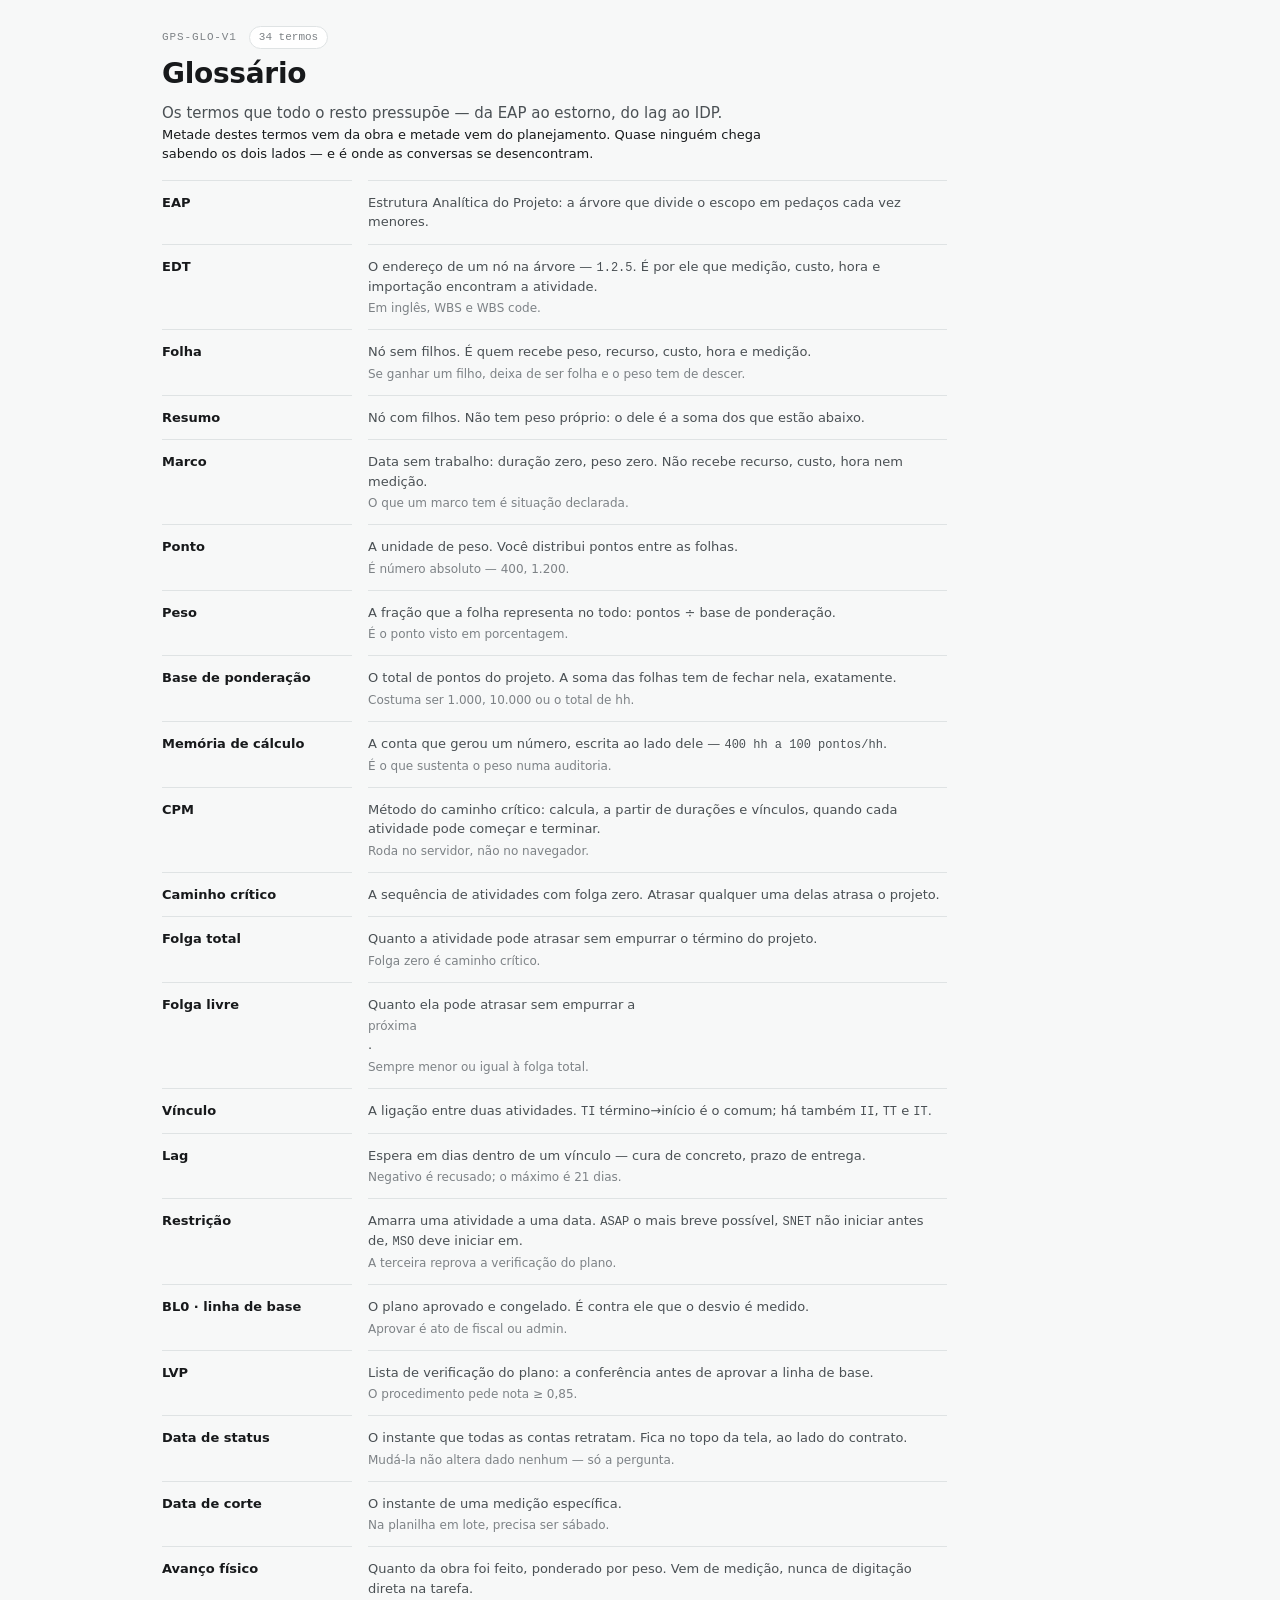
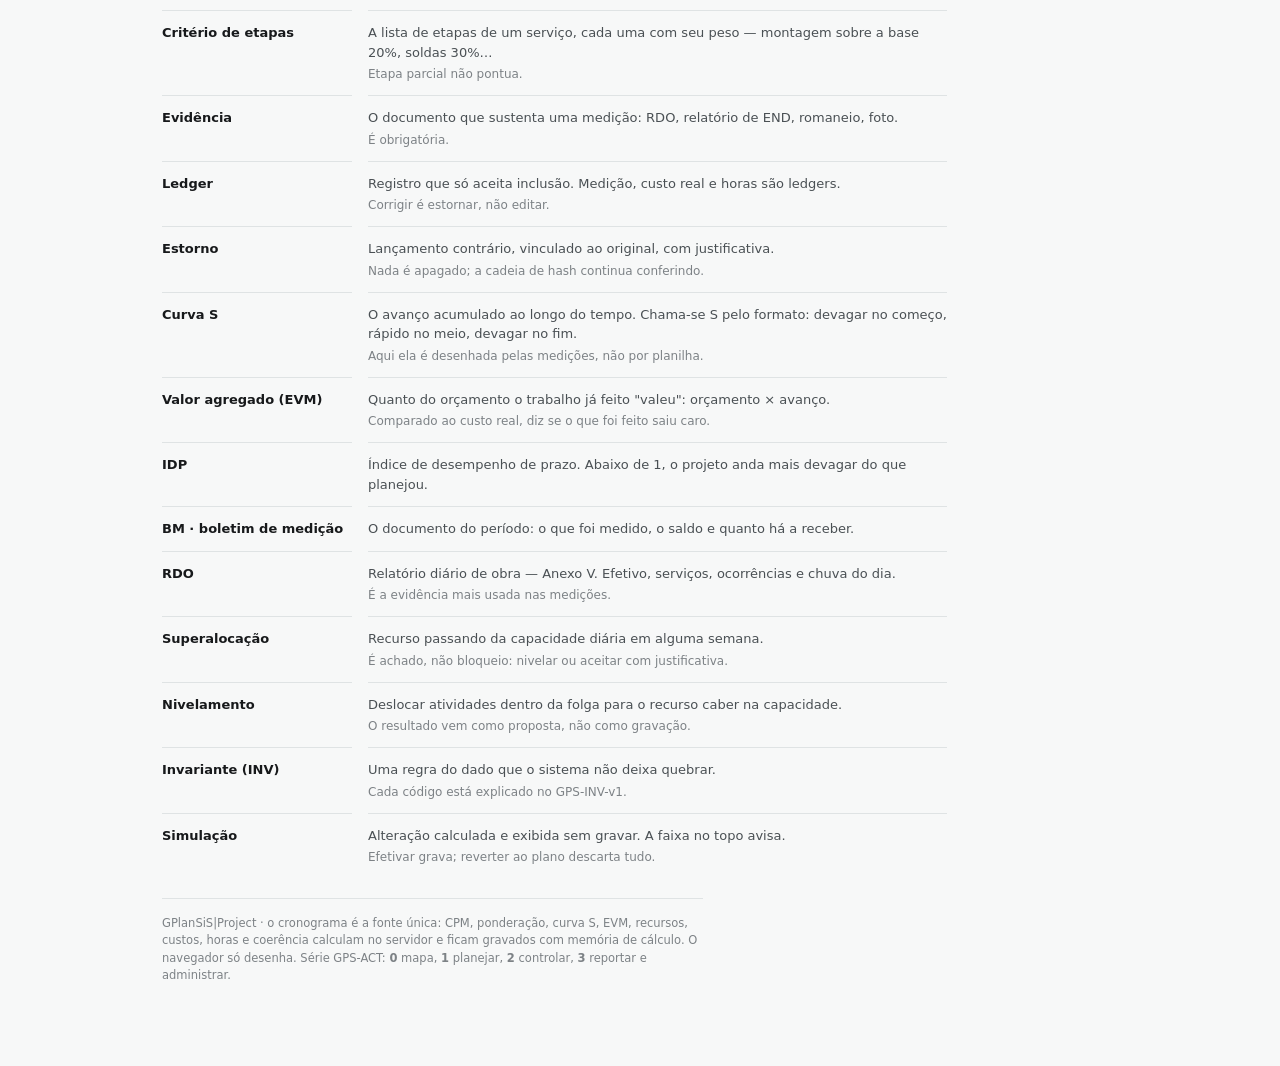
<file: templates/GPS-GLO-v1_Glossario.html>
<!doctype html>
<html lang="pt-BR">
<head>
<meta charset="utf-8" />
<meta name="viewport" content="width=device-width, initial-scale=1" />
<title>Glossário · GPlanSiS|Project</title>
<meta name="description" content="Glossário do GPlanSiS|Project: EAP, EDT, folha, peso, base de ponderação, CPM, folga, BL0, LVP, curva S, EVM, IDP, ledger, estorno e mais." />
<!-- Sem script e sem rede: a CSP do sistema é script-src 'self'. O tema
     acompanha o do aparelho e o data-theme do app. -->
<style>
:root{
  --grafite:#2d3336; --aco:#7d8286; --claro:#edeff0; --papel:#f7f8f8; --fundo:#ffffff;
  --linha:#dfe3e4; --texto:#17191b; --texto-2:#4a5054;
  --em-dia:#2f7d4f; --atencao:#8a6d1f; --recuperacao:#b4560f; --acao:#a11d1d; --neutro:#7d8286;
  --em-dia-f:#e7f3ec; --atencao-f:#f6efd9; --recuperacao-f:#f9e9dc; --acao-f:#f7e3e3; --neutro-f:#eef0f1;
  --acento:#1f6f8b; --acento-f:#e4f0f4;
  --fase-1:#3b6ea5; --fase-2:#2f7d4f; --fase-4:#7a4fa3;
  --fonte:"Inter",system-ui,-apple-system,"Segoe UI",sans-serif;
  --mono:"IBM Plex Mono",ui-monospace,Menlo,monospace;
  --e-2:8px; --e-3:12px; --e-4:16px; --e-5:22px; --e-6:32px;
  --r-1:3px; --r-2:6px; --r-3:10px; --r-pill:999px;
  color-scheme:light;
}
@media (prefers-color-scheme: dark){
  :root:not([data-theme="light"]){
    --grafite:#e6e9ea; --aco:#9aa0a4; --claro:#24292c; --papel:#15181a; --fundo:#1b1f21;
    --linha:#32383b; --texto:#e6e9ea; --texto-2:#b5babd;
    --em-dia:#5fbf88; --atencao:#d6b55c; --recuperacao:#e08a4a; --acao:#e06a6a; --neutro:#9aa0a4;
    --em-dia-f:#1e2f26; --atencao-f:#332d1c; --recuperacao-f:#35271c; --acao-f:#352022; --neutro-f:#23282b;
    --acento:#5aa9c6; --acento-f:#1d3038;
    --fase-1:#6da0d8; --fase-2:#5fbf88; --fase-4:#b28ad6;
    color-scheme:dark;
  }
}
:root[data-theme="dark"]{
  --grafite:#e6e9ea; --aco:#9aa0a4; --claro:#24292c; --papel:#15181a; --fundo:#1b1f21;
  --linha:#32383b; --texto:#e6e9ea; --texto-2:#b5babd;
  --em-dia:#5fbf88; --atencao:#d6b55c; --recuperacao:#e08a4a; --acao:#e06a6a; --neutro:#9aa0a4;
  --em-dia-f:#1e2f26; --atencao-f:#332d1c; --recuperacao-f:#35271c; --acao-f:#352022; --neutro-f:#23282b;
  --acento:#5aa9c6; --acento-f:#1d3038;
  --fase-1:#6da0d8; --fase-2:#5fbf88; --fase-4:#b28ad6;
  color-scheme:dark;
}

*{box-sizing:border-box}
body{margin:0;background:var(--papel);color:var(--texto);
  font:400 13px/1.5 var(--fonte);-webkit-text-size-adjust:100%}
main{max-width:1000px;margin:0 auto;padding:26px var(--e-5) 72px}
h1{font-size:28px;line-height:1.2;margin:0;letter-spacing:-.01em}
h2{font-size:16px;margin:var(--e-6) 0 var(--e-2);padding-top:var(--e-5);
  border-top:1px solid var(--linha)}
h3{font-size:14px;margin:var(--e-5) 0 var(--e-2)}
p{margin:0 0 var(--e-3);max-width:74ch}
a{color:var(--acento)}
code,.mono{font-family:var(--mono);font-size:12px}
code{background:var(--claro);border-radius:var(--r-1);padding:1px 5px}
strong{font-weight:600}

.cab{display:flex;flex-wrap:wrap;align-items:baseline;gap:var(--e-3);
  margin-bottom:var(--e-2)}
.cod{font-family:var(--mono);font-size:11px;letter-spacing:.08em;
  text-transform:uppercase;color:var(--aco)}
.lead{color:var(--texto-2);font-size:15px;max-width:72ch;margin:var(--e-3) 0 0}
.selo{display:inline-block;font-family:var(--mono);font-size:11px;
  border:1px solid var(--linha);border-radius:var(--r-pill);
  padding:2px 9px;color:var(--aco);background:var(--fundo)}

/* caminho na interface */
.trilha{display:flex;flex-wrap:wrap;align-items:center;gap:var(--e-2);
  font-family:var(--mono);font-size:12px;margin:var(--e-3) 0}
.trilha span{background:var(--fundo);border:1px solid var(--linha);
  border-radius:var(--r-1);padding:3px 9px}
.trilha i{font-style:normal;color:var(--aco)}
.trilha span.fim{border-color:var(--acento);background:var(--acento-f);
  color:var(--acento);font-weight:500}

/* blocos */
.cx{background:var(--fundo);border:1px solid var(--linha);
  border-radius:var(--r-3);padding:var(--e-5);margin:var(--e-4) 0}
.cx > :last-child{margin-bottom:0}
.cx h3{margin-top:0}
.par{display:grid;gap:var(--e-4);grid-template-columns:repeat(auto-fit,minmax(290px,1fr))}
.nota{border-left:3px solid var(--acento);background:var(--acento-f);
  border-radius:0 var(--r-2) var(--r-2) 0;padding:var(--e-3) var(--e-4);
  margin:var(--e-4) 0}
.nota.alerta{border-left-color:var(--acao);background:var(--acao-f)}
.nota > :last-child{margin-bottom:0}
.nota b{display:block;margin-bottom:2px}

/* passos */
ol.passos{list-style:none;margin:var(--e-4) 0 0;padding:0;counter-reset:p}
ol.passos > li{counter-increment:p;position:relative;
  padding:0 0 var(--e-5) 34px;border-left:1px solid var(--linha);
  margin-left:11px}
ol.passos > li:last-child{border-left-color:transparent;padding-bottom:0}
ol.passos > li::before{content:counter(p);position:absolute;left:-11px;top:-2px;
  width:22px;height:22px;border-radius:50%;background:var(--grafite);
  color:var(--papel);font:500 11px/22px var(--mono);text-align:center}
ol.passos b{display:block;margin-bottom:2px}
ol.passos p{margin-bottom:var(--e-2)}

/* tabelas */
table{width:100%;border-collapse:collapse;margin:var(--e-3) 0;font-size:12.5px}
caption{text-align:left;color:var(--aco);font-size:12px;padding-bottom:var(--e-2)}
th,td{text-align:left;padding:6px 8px;border-bottom:1px solid var(--linha);
  vertical-align:top}
th{font-weight:600;color:var(--texto-2);font-size:11px;letter-spacing:.04em;
  text-transform:uppercase;white-space:nowrap}
td.n,th.n{text-align:right;font-family:var(--mono);white-space:nowrap}
tbody tr:last-child td{border-bottom:0}

.farol{display:inline-block;border-radius:var(--r-pill);padding:1px 9px;
  font-size:11px;font-weight:500;white-space:nowrap}
.f-dia{background:var(--em-dia-f);color:var(--em-dia)}
.f-at{background:var(--atencao-f);color:var(--atencao)}
.f-rec{background:var(--recuperacao-f);color:var(--recuperacao)}
.f-aco{background:var(--acao-f);color:var(--acao)}
.f-nao{background:var(--neutro-f);color:var(--neutro)}

ul.lista{margin:0 0 var(--e-3);padding-left:18px}
ul.lista li{margin-bottom:5px}

.criterios{display:grid;gap:var(--e-2);
  grid-template-columns:repeat(auto-fit,minmax(215px,1fr));margin:var(--e-3) 0}
.criterios div{font-family:var(--mono);font-size:11.5px;background:var(--fundo);
  border:1px solid var(--linha);border-radius:var(--r-1);padding:6px 9px}

figure{margin:var(--e-4) 0}
svg .d-lig{fill:none;stroke:var(--linha);stroke-width:1.5;marker-end:url(#seta)}
svg .d-lig .d-tronco{marker-end:none}
svg .d-cx rect,svg rect.d-ac{stroke-width:1}
svg .d-cx rect{fill:var(--fundo);stroke:var(--linha)}
svg rect.d-ac{fill:var(--acento-f);stroke:var(--acento)}
svg .d-t text{font-family:var(--mono);font-size:11px;text-anchor:middle;
  fill:var(--aco)}
svg .d-t text.forte{font-size:12px;fill:var(--texto)}
svg .d-t text.fraco{fill:var(--aco)}
svg .d-t text.ac{fill:var(--acento)}
svg .d-t text.ac.forte{font-weight:600}
svg text.pe{font-family:var(--mono);font-size:10.5px;fill:var(--aco)}
figure svg{display:block;width:100%;height:auto}
figcaption{color:var(--aco);font-size:11.5px;margin-top:var(--e-2)}

.rodape{margin-top:var(--e-6);padding-top:var(--e-4);
  border-top:1px solid var(--linha);color:var(--aco);font-size:11.5px}

@media (max-width:560px){
  main{padding:20px 16px 56px}
  h1{font-size:23px}
  table{font-size:12px}
}
@media print{
  body{background:#fff}
  .cx,.nota{break-inside:avoid}
  h2{break-after:avoid}
}

.acao-bloco{border-top:1px solid var(--linha);padding-top:var(--e-5);
  margin-top:var(--e-6)}
.acao-bloco h3{margin-top:0;font-size:15px}
.papel{display:inline-block;font-family:var(--mono);font-size:10.5px;
  letter-spacing:.06em;text-transform:uppercase;border-radius:var(--r-pill);
  padding:2px 9px;background:var(--neutro-f);color:var(--neutro);
  border:1px solid var(--linha);vertical-align:2px;margin-left:6px}
.papel.pl{background:var(--acento-f);color:var(--acento);border-color:var(--acento)}
.papel.ad{background:var(--recuperacao-f);color:var(--recuperacao);border-color:var(--recuperacao)}
.papel.fi{background:var(--em-dia-f);color:var(--em-dia);border-color:var(--em-dia)}
table.campos td:first-child{width:34%;font-family:var(--mono);font-size:11.5px;
  color:var(--texto)}
.indice{display:grid;gap:var(--e-2);
  grid-template-columns:repeat(auto-fit,minmax(250px,1fr));margin:var(--e-4) 0}
.indice a{display:block;padding:9px 12px;background:var(--fundo);
  border:1px solid var(--linha);border-radius:var(--r-2);text-decoration:none;
  color:var(--texto)}
.indice a b{display:block;font-size:13px}
.indice a span{color:var(--aco);font-size:11.5px}
.indice a:hover{border-color:var(--acento)}
</style>
</head>
<body>
<main>
<header>
  <div class="cab">
    <span class="cod">GPS-GLO-v1</span>
    <span class="selo">34 termos</span>
  </div>
  <h1>Glossário</h1>
  <p class="lead">Os termos que todo o resto pressupõe — da EAP ao estorno, do lag ao IDP.</p>
</header>

<style>
.glo{display:grid;grid-template-columns:190px 1fr;gap:var(--e-3) var(--e-4);
  margin:var(--e-4) 0 0}
.glo dt{font-weight:600;font-size:13px;padding-top:var(--e-3);
  border-top:1px solid var(--linha)}
.glo dd{margin:0;padding-top:var(--e-3);border-top:1px solid var(--linha);
  color:var(--texto-2);max-width:70ch}
.glo dd em{color:var(--aco);font-style:normal;display:block;margin-top:3px;
  font-size:12px}
@media (max-width:620px){
  .glo{grid-template-columns:1fr;gap:0}
  .glo dt{border-top:1px solid var(--linha)}
  .glo dd{border-top:0;padding-top:2px;padding-bottom:var(--e-3)}
}
</style><p>Metade destes termos vem da obra e metade vem do planejamento.
Quase ninguém chega sabendo os dois lados — e é onde as conversas se
desencontram.</p><dl class="glo"><dt>EAP</dt><dd>Estrutura Analítica do Projeto: a árvore que divide o escopo em pedaços cada vez menores.</dd><dt>EDT</dt><dd>O endereço de um nó na árvore — <span class="mono">1.2.5</span>. É por ele que medição, custo, hora e importação encontram a atividade.<em>Em inglês, WBS e WBS code.</em></dd><dt>Folha</dt><dd>Nó sem filhos. É quem recebe peso, recurso, custo, hora e medição.<em>Se ganhar um filho, deixa de ser folha e o peso tem de descer.</em></dd><dt>Resumo</dt><dd>Nó com filhos. Não tem peso próprio: o dele é a soma dos que estão abaixo.</dd><dt>Marco</dt><dd>Data sem trabalho: duração zero, peso zero. Não recebe recurso, custo, hora nem medição.<em>O que um marco tem é situação declarada.</em></dd><dt>Ponto</dt><dd>A unidade de peso. Você distribui pontos entre as folhas.<em>É número absoluto — 400, 1.200.</em></dd><dt>Peso</dt><dd>A fração que a folha representa no todo: pontos ÷ base de ponderação.<em>É o ponto visto em porcentagem.</em></dd><dt>Base de ponderação</dt><dd>O total de pontos do projeto. A soma das folhas tem de fechar nela, exatamente.<em>Costuma ser 1.000, 10.000 ou o total de hh.</em></dd><dt>Memória de cálculo</dt><dd>A conta que gerou um número, escrita ao lado dele — <span class="mono">400 hh a 100 pontos/hh</span>.<em>É o que sustenta o peso numa auditoria.</em></dd><dt>CPM</dt><dd>Método do caminho crítico: calcula, a partir de durações e vínculos, quando cada atividade pode começar e terminar.<em>Roda no servidor, não no navegador.</em></dd><dt>Caminho crítico</dt><dd>A sequência de atividades com folga zero. Atrasar qualquer uma delas atrasa o projeto.</dd><dt>Folga total</dt><dd>Quanto a atividade pode atrasar sem empurrar o término do projeto.<em>Folga zero é caminho crítico.</em></dd><dt>Folga livre</dt><dd>Quanto ela pode atrasar sem empurrar a <em>próxima</em>.<em>Sempre menor ou igual à folga total.</em></dd><dt>Vínculo</dt><dd>A ligação entre duas atividades. <span class="mono">TI</span> término→início é o comum; há também <span class="mono">II</span>, <span class="mono">TT</span> e <span class="mono">IT</span>.</dd><dt>Lag</dt><dd>Espera em dias dentro de um vínculo — cura de concreto, prazo de entrega.<em>Negativo é recusado; o máximo é 21 dias.</em></dd><dt>Restrição</dt><dd>Amarra uma atividade a uma data. <span class="mono">ASAP</span> o mais breve possível, <span class="mono">SNET</span> não iniciar antes de, <span class="mono">MSO</span> deve iniciar em.<em>A terceira reprova a verificação do plano.</em></dd><dt>BL0 · linha de base</dt><dd>O plano aprovado e congelado. É contra ele que o desvio é medido.<em>Aprovar é ato de fiscal ou admin.</em></dd><dt>LVP</dt><dd>Lista de verificação do plano: a conferência antes de aprovar a linha de base.<em>O procedimento pede nota ≥ 0,85.</em></dd><dt>Data de status</dt><dd>O instante que todas as contas retratam. Fica no topo da tela, ao lado do contrato.<em>Mudá-la não altera dado nenhum — só a pergunta.</em></dd><dt>Data de corte</dt><dd>O instante de uma medição específica.<em>Na planilha em lote, precisa ser sábado.</em></dd><dt>Avanço físico</dt><dd>Quanto da obra foi feito, ponderado por peso. Vem de medição, nunca de digitação direta na tarefa.</dd><dt>Critério de etapas</dt><dd>A lista de etapas de um serviço, cada uma com seu peso — montagem sobre a base 20%, soldas 30%…<em>Etapa parcial não pontua.</em></dd><dt>Evidência</dt><dd>O documento que sustenta uma medição: RDO, relatório de END, romaneio, foto.<em>É obrigatória.</em></dd><dt>Ledger</dt><dd>Registro que só aceita inclusão. Medição, custo real e horas são ledgers.<em>Corrigir é estornar, não editar.</em></dd><dt>Estorno</dt><dd>Lançamento contrário, vinculado ao original, com justificativa.<em>Nada é apagado; a cadeia de hash continua conferindo.</em></dd><dt>Curva S</dt><dd>O avanço acumulado ao longo do tempo. Chama-se S pelo formato: devagar no começo, rápido no meio, devagar no fim.<em>Aqui ela é desenhada pelas medições, não por planilha.</em></dd><dt>Valor agregado (EVM)</dt><dd>Quanto do orçamento o trabalho já feito "valeu": orçamento × avanço.<em>Comparado ao custo real, diz se o que foi feito saiu caro.</em></dd><dt>IDP</dt><dd>Índice de desempenho de prazo. Abaixo de 1, o projeto anda mais devagar do que planejou.</dd><dt>BM · boletim de medição</dt><dd>O documento do período: o que foi medido, o saldo e quanto há a receber.</dd><dt>RDO</dt><dd>Relatório diário de obra — Anexo V. Efetivo, serviços, ocorrências e chuva do dia.<em>É a evidência mais usada nas medições.</em></dd><dt>Superalocação</dt><dd>Recurso passando da capacidade diária em alguma semana.<em>É achado, não bloqueio: nivelar ou aceitar com justificativa.</em></dd><dt>Nivelamento</dt><dd>Deslocar atividades dentro da folga para o recurso caber na capacidade.<em>O resultado vem como proposta, não como gravação.</em></dd><dt>Invariante (INV)</dt><dd>Uma regra do dado que o sistema não deixa quebrar.<em>Cada código está explicado no GPS-INV-v1.</em></dd><dt>Simulação</dt><dd>Alteração calculada e exibida sem gravar. A faixa no topo avisa.<em>Efetivar grava; reverter ao plano descarta tudo.</em></dd></dl>
<p class="rodape">GPlanSiS|Project · o cronograma é a fonte única: CPM, ponderação, curva S, EVM, recursos, custos, horas e coerência calculam no servidor e ficam gravados com memória de cálculo. O navegador só desenha. Série GPS-ACT: <b>0</b> mapa, <b>1</b> planejar, <b>2</b> controlar, <b>3</b> reportar e administrar.</p>
</main>
</body>
</html>
</file>
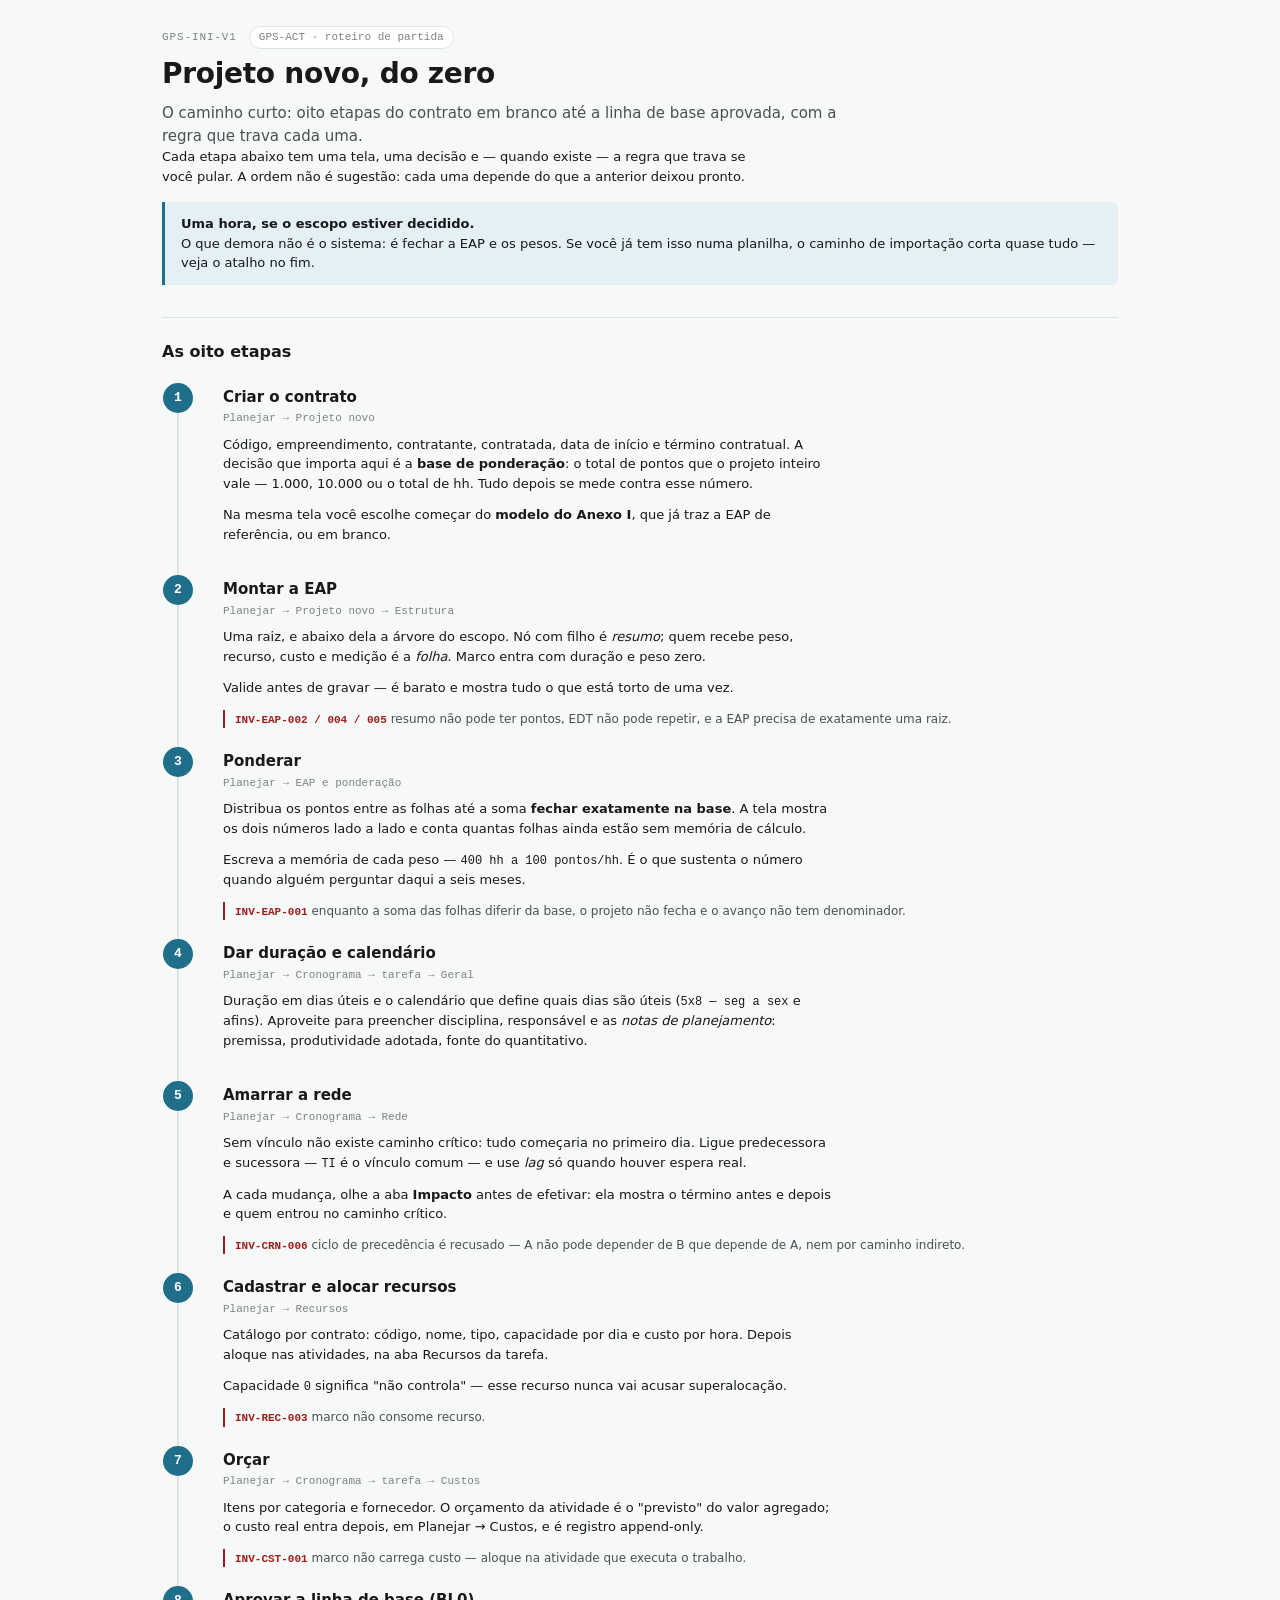
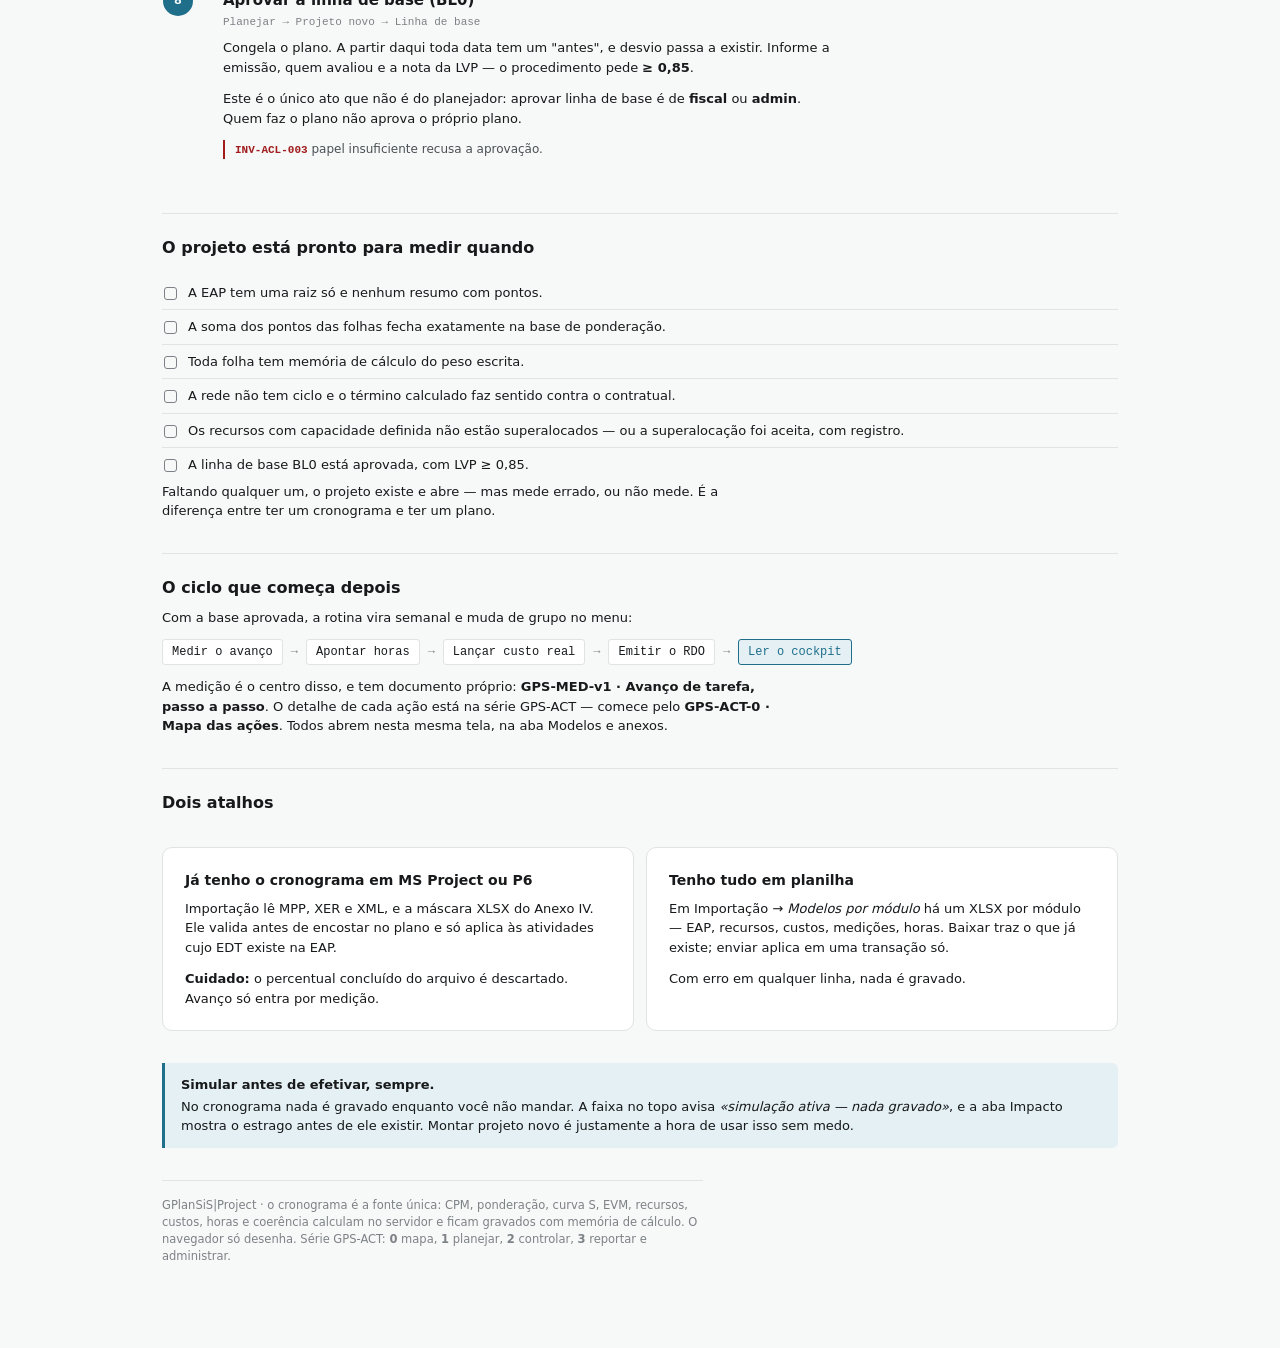
<file: templates/GPS-INI-v1_Projeto-novo-do-zero.html>
<!doctype html>
<html lang="pt-BR">
<head>
<meta charset="utf-8" />
<meta name="viewport" content="width=device-width, initial-scale=1" />
<title>Projeto novo · do zero ao primeiro avanço</title>
<meta name="description" content="Passo a passo resumido para abrir um projeto no GPlanSiS|Project: contrato, EAP, ponderação, durações, rede, recursos, orçamento e linha de base, com a lista de verificação final." />
<!-- Sem script e sem rede: a CSP do sistema é script-src 'self'. O tema
     acompanha o do aparelho e o data-theme do app. -->
<style>
:root{
  --grafite:#2d3336; --aco:#7d8286; --claro:#edeff0; --papel:#f7f8f8; --fundo:#ffffff;
  --linha:#dfe3e4; --texto:#17191b; --texto-2:#4a5054;
  --em-dia:#2f7d4f; --atencao:#8a6d1f; --recuperacao:#b4560f; --acao:#a11d1d; --neutro:#7d8286;
  --em-dia-f:#e7f3ec; --atencao-f:#f6efd9; --recuperacao-f:#f9e9dc; --acao-f:#f7e3e3; --neutro-f:#eef0f1;
  --acento:#1f6f8b; --acento-f:#e4f0f4;
  --fase-1:#3b6ea5; --fase-2:#2f7d4f; --fase-4:#7a4fa3;
  --fonte:"Inter",system-ui,-apple-system,"Segoe UI",sans-serif;
  --mono:"IBM Plex Mono",ui-monospace,Menlo,monospace;
  --e-2:8px; --e-3:12px; --e-4:16px; --e-5:22px; --e-6:32px;
  --r-1:3px; --r-2:6px; --r-3:10px; --r-pill:999px;
  color-scheme:light;
}
@media (prefers-color-scheme: dark){
  :root:not([data-theme="light"]){
    --grafite:#e6e9ea; --aco:#9aa0a4; --claro:#24292c; --papel:#15181a; --fundo:#1b1f21;
    --linha:#32383b; --texto:#e6e9ea; --texto-2:#b5babd;
    --em-dia:#5fbf88; --atencao:#d6b55c; --recuperacao:#e08a4a; --acao:#e06a6a; --neutro:#9aa0a4;
    --em-dia-f:#1e2f26; --atencao-f:#332d1c; --recuperacao-f:#35271c; --acao-f:#352022; --neutro-f:#23282b;
    --acento:#5aa9c6; --acento-f:#1d3038;
    --fase-1:#6da0d8; --fase-2:#5fbf88; --fase-4:#b28ad6;
    color-scheme:dark;
  }
}
:root[data-theme="dark"]{
  --grafite:#e6e9ea; --aco:#9aa0a4; --claro:#24292c; --papel:#15181a; --fundo:#1b1f21;
  --linha:#32383b; --texto:#e6e9ea; --texto-2:#b5babd;
  --em-dia:#5fbf88; --atencao:#d6b55c; --recuperacao:#e08a4a; --acao:#e06a6a; --neutro:#9aa0a4;
  --em-dia-f:#1e2f26; --atencao-f:#332d1c; --recuperacao-f:#35271c; --acao-f:#352022; --neutro-f:#23282b;
  --acento:#5aa9c6; --acento-f:#1d3038;
  --fase-1:#6da0d8; --fase-2:#5fbf88; --fase-4:#b28ad6;
  color-scheme:dark;
}

*{box-sizing:border-box}
body{margin:0;background:var(--papel);color:var(--texto);
  font:400 13px/1.5 var(--fonte);-webkit-text-size-adjust:100%}
main{max-width:1000px;margin:0 auto;padding:26px var(--e-5) 72px}
h1{font-size:28px;line-height:1.2;margin:0;letter-spacing:-.01em}
h2{font-size:16px;margin:var(--e-6) 0 var(--e-2);padding-top:var(--e-5);
  border-top:1px solid var(--linha)}
h3{font-size:14px;margin:var(--e-5) 0 var(--e-2)}
p{margin:0 0 var(--e-3);max-width:74ch}
a{color:var(--acento)}
code,.mono{font-family:var(--mono);font-size:12px}
code{background:var(--claro);border-radius:var(--r-1);padding:1px 5px}
strong{font-weight:600}

.cab{display:flex;flex-wrap:wrap;align-items:baseline;gap:var(--e-3);
  margin-bottom:var(--e-2)}
.cod{font-family:var(--mono);font-size:11px;letter-spacing:.08em;
  text-transform:uppercase;color:var(--aco)}
.lead{color:var(--texto-2);font-size:15px;max-width:72ch;margin:var(--e-3) 0 0}
.selo{display:inline-block;font-family:var(--mono);font-size:11px;
  border:1px solid var(--linha);border-radius:var(--r-pill);
  padding:2px 9px;color:var(--aco);background:var(--fundo)}

/* caminho na interface */
.trilha{display:flex;flex-wrap:wrap;align-items:center;gap:var(--e-2);
  font-family:var(--mono);font-size:12px;margin:var(--e-3) 0}
.trilha span{background:var(--fundo);border:1px solid var(--linha);
  border-radius:var(--r-1);padding:3px 9px}
.trilha i{font-style:normal;color:var(--aco)}
.trilha span.fim{border-color:var(--acento);background:var(--acento-f);
  color:var(--acento);font-weight:500}

/* blocos */
.cx{background:var(--fundo);border:1px solid var(--linha);
  border-radius:var(--r-3);padding:var(--e-5);margin:var(--e-4) 0}
.cx > :last-child{margin-bottom:0}
.cx h3{margin-top:0}
.par{display:grid;gap:var(--e-4);grid-template-columns:repeat(auto-fit,minmax(290px,1fr))}
.nota{border-left:3px solid var(--acento);background:var(--acento-f);
  border-radius:0 var(--r-2) var(--r-2) 0;padding:var(--e-3) var(--e-4);
  margin:var(--e-4) 0}
.nota.alerta{border-left-color:var(--acao);background:var(--acao-f)}
.nota > :last-child{margin-bottom:0}
.nota b{display:block;margin-bottom:2px}

/* passos */
ol.passos{list-style:none;margin:var(--e-4) 0 0;padding:0;counter-reset:p}
ol.passos > li{counter-increment:p;position:relative;
  padding:0 0 var(--e-5) 34px;border-left:1px solid var(--linha);
  margin-left:11px}
ol.passos > li:last-child{border-left-color:transparent;padding-bottom:0}
ol.passos > li::before{content:counter(p);position:absolute;left:-11px;top:-2px;
  width:22px;height:22px;border-radius:50%;background:var(--grafite);
  color:var(--papel);font:500 11px/22px var(--mono);text-align:center}
ol.passos b{display:block;margin-bottom:2px}
ol.passos p{margin-bottom:var(--e-2)}

/* tabelas */
table{width:100%;border-collapse:collapse;margin:var(--e-3) 0;font-size:12.5px}
caption{text-align:left;color:var(--aco);font-size:12px;padding-bottom:var(--e-2)}
th,td{text-align:left;padding:6px 8px;border-bottom:1px solid var(--linha);
  vertical-align:top}
th{font-weight:600;color:var(--texto-2);font-size:11px;letter-spacing:.04em;
  text-transform:uppercase;white-space:nowrap}
td.n,th.n{text-align:right;font-family:var(--mono);white-space:nowrap}
tbody tr:last-child td{border-bottom:0}

.farol{display:inline-block;border-radius:var(--r-pill);padding:1px 9px;
  font-size:11px;font-weight:500;white-space:nowrap}
.f-dia{background:var(--em-dia-f);color:var(--em-dia)}
.f-at{background:var(--atencao-f);color:var(--atencao)}
.f-rec{background:var(--recuperacao-f);color:var(--recuperacao)}
.f-aco{background:var(--acao-f);color:var(--acao)}
.f-nao{background:var(--neutro-f);color:var(--neutro)}

ul.lista{margin:0 0 var(--e-3);padding-left:18px}
ul.lista li{margin-bottom:5px}

.criterios{display:grid;gap:var(--e-2);
  grid-template-columns:repeat(auto-fit,minmax(215px,1fr));margin:var(--e-3) 0}
.criterios div{font-family:var(--mono);font-size:11.5px;background:var(--fundo);
  border:1px solid var(--linha);border-radius:var(--r-1);padding:6px 9px}

figure{margin:var(--e-4) 0}
svg .d-lig{fill:none;stroke:var(--linha);stroke-width:1.5;marker-end:url(#seta)}
svg .d-lig .d-tronco{marker-end:none}
svg .d-cx rect,svg rect.d-ac{stroke-width:1}
svg .d-cx rect{fill:var(--fundo);stroke:var(--linha)}
svg rect.d-ac{fill:var(--acento-f);stroke:var(--acento)}
svg .d-t text{font-family:var(--mono);font-size:11px;text-anchor:middle;
  fill:var(--aco)}
svg .d-t text.forte{font-size:12px;fill:var(--texto)}
svg .d-t text.fraco{fill:var(--aco)}
svg .d-t text.ac{fill:var(--acento)}
svg .d-t text.ac.forte{font-weight:600}
svg text.pe{font-family:var(--mono);font-size:10.5px;fill:var(--aco)}
figure svg{display:block;width:100%;height:auto}
figcaption{color:var(--aco);font-size:11.5px;margin-top:var(--e-2)}

.rodape{margin-top:var(--e-6);padding-top:var(--e-4);
  border-top:1px solid var(--linha);color:var(--aco);font-size:11.5px}

@media (max-width:560px){
  main{padding:20px 16px 56px}
  h1{font-size:23px}
  table{font-size:12px}
}
@media print{
  body{background:#fff}
  .cx,.nota{break-inside:avoid}
  h2{break-after:avoid}
}

.acao-bloco{border-top:1px solid var(--linha);padding-top:var(--e-5);
  margin-top:var(--e-6)}
.acao-bloco h3{margin-top:0;font-size:15px}
.papel{display:inline-block;font-family:var(--mono);font-size:10.5px;
  letter-spacing:.06em;text-transform:uppercase;border-radius:var(--r-pill);
  padding:2px 9px;background:var(--neutro-f);color:var(--neutro);
  border:1px solid var(--linha);vertical-align:2px;margin-left:6px}
.papel.pl{background:var(--acento-f);color:var(--acento);border-color:var(--acento)}
.papel.ad{background:var(--recuperacao-f);color:var(--recuperacao);border-color:var(--recuperacao)}
.papel.fi{background:var(--em-dia-f);color:var(--em-dia);border-color:var(--em-dia)}
table.campos td:first-child{width:34%;font-family:var(--mono);font-size:11.5px;
  color:var(--texto)}
.indice{display:grid;gap:var(--e-2);
  grid-template-columns:repeat(auto-fit,minmax(250px,1fr));margin:var(--e-4) 0}
.indice > *{display:block;padding:9px 12px;background:var(--fundo);
  border:1px solid var(--linha);border-radius:var(--r-2);text-decoration:none;
  color:var(--texto)}
.indice b{display:block;font-size:13px}
.indice span{color:var(--aco);font-size:11.5px}
</style>
</head>
<body>
<main>
<header>
  <div class="cab">
    <span class="cod">GPS-INI-v1</span>
    <span class="selo">GPS-ACT · roteiro de partida</span>
  </div>
  <h1>Projeto novo, do zero</h1>
  <p class="lead">O caminho curto: oito etapas do contrato em branco até a linha de base aprovada, com a regra que trava cada uma.</p>
</header>

<style>
.etapas{counter-reset:e;margin:var(--e-5) 0 0;padding:0;list-style:none}
.etapas > li{counter-increment:e;position:relative;padding:0 0 var(--e-5) 44px;
  border-left:2px solid var(--linha);margin-left:15px}
.etapas > li:last-child{border-left-color:transparent}
.etapas > li::before{content:counter(e);position:absolute;left:-16px;top:-3px;
  width:30px;height:30px;border-radius:50%;background:var(--acento);
  color:var(--acento-texto,#fff);font:600 13px/30px var(--mono);text-align:center}
.etapas h3{margin:0 0 2px;font-size:15px}
.etapas .onde{font-family:var(--mono);font-size:11px;color:var(--aco);
  display:block;margin-bottom:var(--e-2)}
.etapas .trava{display:block;margin-top:var(--e-2);font-size:12px;
  color:var(--texto-2);border-left:2px solid var(--acao);padding-left:10px}
.etapas .trava b{font-family:var(--mono);font-size:11px;color:var(--acao)}
.check{margin:var(--e-4) 0 0;padding:0;list-style:none}
.check li{padding:7px 0 7px 26px;border-bottom:1px solid var(--linha);
  position:relative;font-size:13px}
.check li:last-child{border-bottom:0}
.check li::before{content:"";position:absolute;left:2px;top:11px;width:11px;
  height:11px;border:1.5px solid var(--aco);border-radius:var(--r-1)}
.atalho{display:grid;gap:var(--e-3);
  grid-template-columns:repeat(auto-fit,minmax(250px,1fr));margin:var(--e-4) 0}
</style><p>Cada etapa abaixo tem uma tela, uma decisão e — quando
existe — a regra que trava se você pular. A ordem não é sugestão: cada uma
depende do que a anterior deixou pronto.</p>

<div class="nota"><b>Uma hora, se o escopo estiver decidido.</b>
O que demora não é o sistema: é fechar a EAP e os pesos. Se você já tem isso
numa planilha, o caminho de importação corta quase tudo — veja o atalho no
fim.</div><h2>As oito etapas</h2><ol class="etapas"><li><h3>Criar o contrato</h3><span class="onde">Planejar → Projeto novo</span><p>Código, empreendimento, contratante, contratada, data de início e término contratual. A decisão que importa aqui é a <strong>base de ponderação</strong>: o total de pontos que o projeto inteiro vale — 1.000, 10.000 ou o total de hh. Tudo depois se mede contra esse número.</p><p>Na mesma tela você escolhe começar do <strong>modelo do Anexo I</strong>, que já traz a EAP de referência, ou em branco.</p></li><li><h3>Montar a EAP</h3><span class="onde">Planejar → Projeto novo → Estrutura</span><p>Uma raiz, e abaixo dela a árvore do escopo. Nó com filho é <em>resumo</em>; quem recebe peso, recurso, custo e medição é a <em>folha</em>. Marco entra com duração e peso zero.</p><p>Valide antes de gravar — é barato e mostra tudo o que está torto de uma vez.</p><span class="trava"><b>INV-EAP-002 / 004 / 005</b> resumo não pode ter pontos, EDT não pode repetir, e a EAP precisa de exatamente uma raiz.</span></li><li><h3>Ponderar</h3><span class="onde">Planejar → EAP e ponderação</span><p>Distribua os pontos entre as folhas até a soma <strong>fechar exatamente na base</strong>. A tela mostra os dois números lado a lado e conta quantas folhas ainda estão sem memória de cálculo.</p><p>Escreva a memória de cada peso — <span class="mono">400 hh a 100 pontos/hh</span>. É o que sustenta o número quando alguém perguntar daqui a seis meses.</p><span class="trava"><b>INV-EAP-001</b> enquanto a soma das folhas diferir da base, o projeto não fecha e o avanço não tem denominador.</span></li><li><h3>Dar duração e calendário</h3><span class="onde">Planejar → Cronograma → tarefa → Geral</span><p>Duração em dias úteis e o calendário que define quais dias são úteis (<span class="mono">5x8 — seg a sex</span> e afins). Aproveite para preencher disciplina, responsável e as <em>notas de planejamento</em>: premissa, produtividade adotada, fonte do quantitativo.</p></li><li><h3>Amarrar a rede</h3><span class="onde">Planejar → Cronograma → Rede</span><p>Sem vínculo não existe caminho crítico: tudo começaria no primeiro dia. Ligue predecessora e sucessora — <span class="mono">TI</span> é o vínculo comum — e use <em>lag</em> só quando houver espera real.</p><p>A cada mudança, olhe a aba <strong>Impacto</strong> antes de efetivar: ela mostra o término antes e depois e quem entrou no caminho crítico.</p><span class="trava"><b>INV-CRN-006</b> ciclo de precedência é recusado — A não pode depender de B que depende de A, nem por caminho indireto.</span></li><li><h3>Cadastrar e alocar recursos</h3><span class="onde">Planejar → Recursos</span><p>Catálogo por contrato: código, nome, tipo, capacidade por dia e custo por hora. Depois aloque nas atividades, na aba Recursos da tarefa.</p><p>Capacidade <span class="mono">0</span> significa "não controla" — esse recurso nunca vai acusar superalocação.</p><span class="trava"><b>INV-REC-003</b> marco não consome recurso.</span></li><li><h3>Orçar</h3><span class="onde">Planejar → Cronograma → tarefa → Custos</span><p>Itens por categoria e fornecedor. O orçamento da atividade é o "previsto" do valor agregado; o custo real entra depois, em Planejar → Custos, e é registro append-only.</p><span class="trava"><b>INV-CST-001</b> marco não carrega custo — aloque na atividade que executa o trabalho.</span></li><li><h3>Aprovar a linha de base (BL0)</h3><span class="onde">Planejar → Projeto novo → Linha de base</span><p>Congela o plano. A partir daqui toda data tem um "antes", e desvio passa a existir. Informe a emissão, quem avaliou e a nota da LVP — o procedimento pede <strong>≥ 0,85</strong>.</p><p>Este é o único ato que não é do planejador: aprovar linha de base é de <strong>fiscal</strong> ou <strong>admin</strong>. Quem faz o plano não aprova o próprio plano.</p><span class="trava"><b>INV-ACL-003</b> papel insuficiente recusa a aprovação.</span></li></ol><h2>O projeto está pronto para medir quando</h2>
<ul class="check">
  <li>A EAP tem uma raiz só e nenhum resumo com pontos.</li>
  <li>A soma dos pontos das folhas fecha exatamente na base de ponderação.</li>
  <li>Toda folha tem memória de cálculo do peso escrita.</li>
  <li>A rede não tem ciclo e o término calculado faz sentido contra o contratual.</li>
  <li>Os recursos com capacidade definida não estão superalocados — ou a superalocação foi aceita, com registro.</li>
  <li>A linha de base BL0 está aprovada, com LVP ≥ 0,85.</li>
</ul>
<p>Faltando qualquer um, o projeto existe e abre — mas mede errado, ou não
mede. É a diferença entre ter um cronograma e ter um plano.</p><h2>O ciclo que começa depois</h2>
<p>Com a base aprovada, a rotina vira semanal e muda de grupo no menu:</p><div class="trilha"><span>Medir o avanço</span><i>→</i><span>Apontar horas</span><i>→</i><span>Lançar custo real</span><i>→</i><span>Emitir o RDO</span><i>→</i><span class="fim">Ler o cockpit</span></div><p>A medição é o centro disso, e tem documento próprio:
<b>GPS-MED-v1 · Avanço de tarefa, passo a passo</b>. O detalhe de cada ação
está na série GPS-ACT — comece pelo <b>GPS-ACT-0 · Mapa das ações</b>. Todos
abrem nesta mesma tela, na aba Modelos e anexos.</p><h2>Dois atalhos</h2><div class="atalho">
  <div class="cx">
    <h3>Já tenho o cronograma em MS Project ou P6</h3>
    <p>Importação lê MPP, XER e XML, e a máscara XLSX do Anexo IV. Ele valida
    antes de encostar no plano e só aplica às atividades cujo EDT existe na
    EAP.</p>
    <p style="margin-bottom:0"><strong>Cuidado:</strong> o percentual concluído
    do arquivo é descartado. Avanço só entra por medição.</p>
  </div>
  <div class="cx">
    <h3>Tenho tudo em planilha</h3>
    <p>Em Importação → <em>Modelos por módulo</em> há um XLSX por módulo — EAP,
    recursos, custos, medições, horas. Baixar traz o que já existe; enviar
    aplica em uma transação só.</p>
    <p style="margin-bottom:0">Com erro em qualquer linha, nada é gravado.</p>
  </div>
</div><div class="nota"><b>Simular antes de efetivar, sempre.</b>No cronograma nada é gravado enquanto você não mandar. A faixa no topo avisa <em>«simulação ativa — nada gravado»</em>, e a aba Impacto mostra o estrago antes de ele existir. Montar projeto novo é justamente a hora de usar isso sem medo.</div>
<p class="rodape">GPlanSiS|Project · o cronograma é a fonte única: CPM, ponderação, curva S, EVM, recursos, custos, horas e coerência calculam no servidor e ficam gravados com memória de cálculo. O navegador só desenha. Série GPS-ACT: <b>0</b> mapa, <b>1</b> planejar, <b>2</b> controlar, <b>3</b> reportar e administrar.</p>
</main>
</body>
</html>
</file>
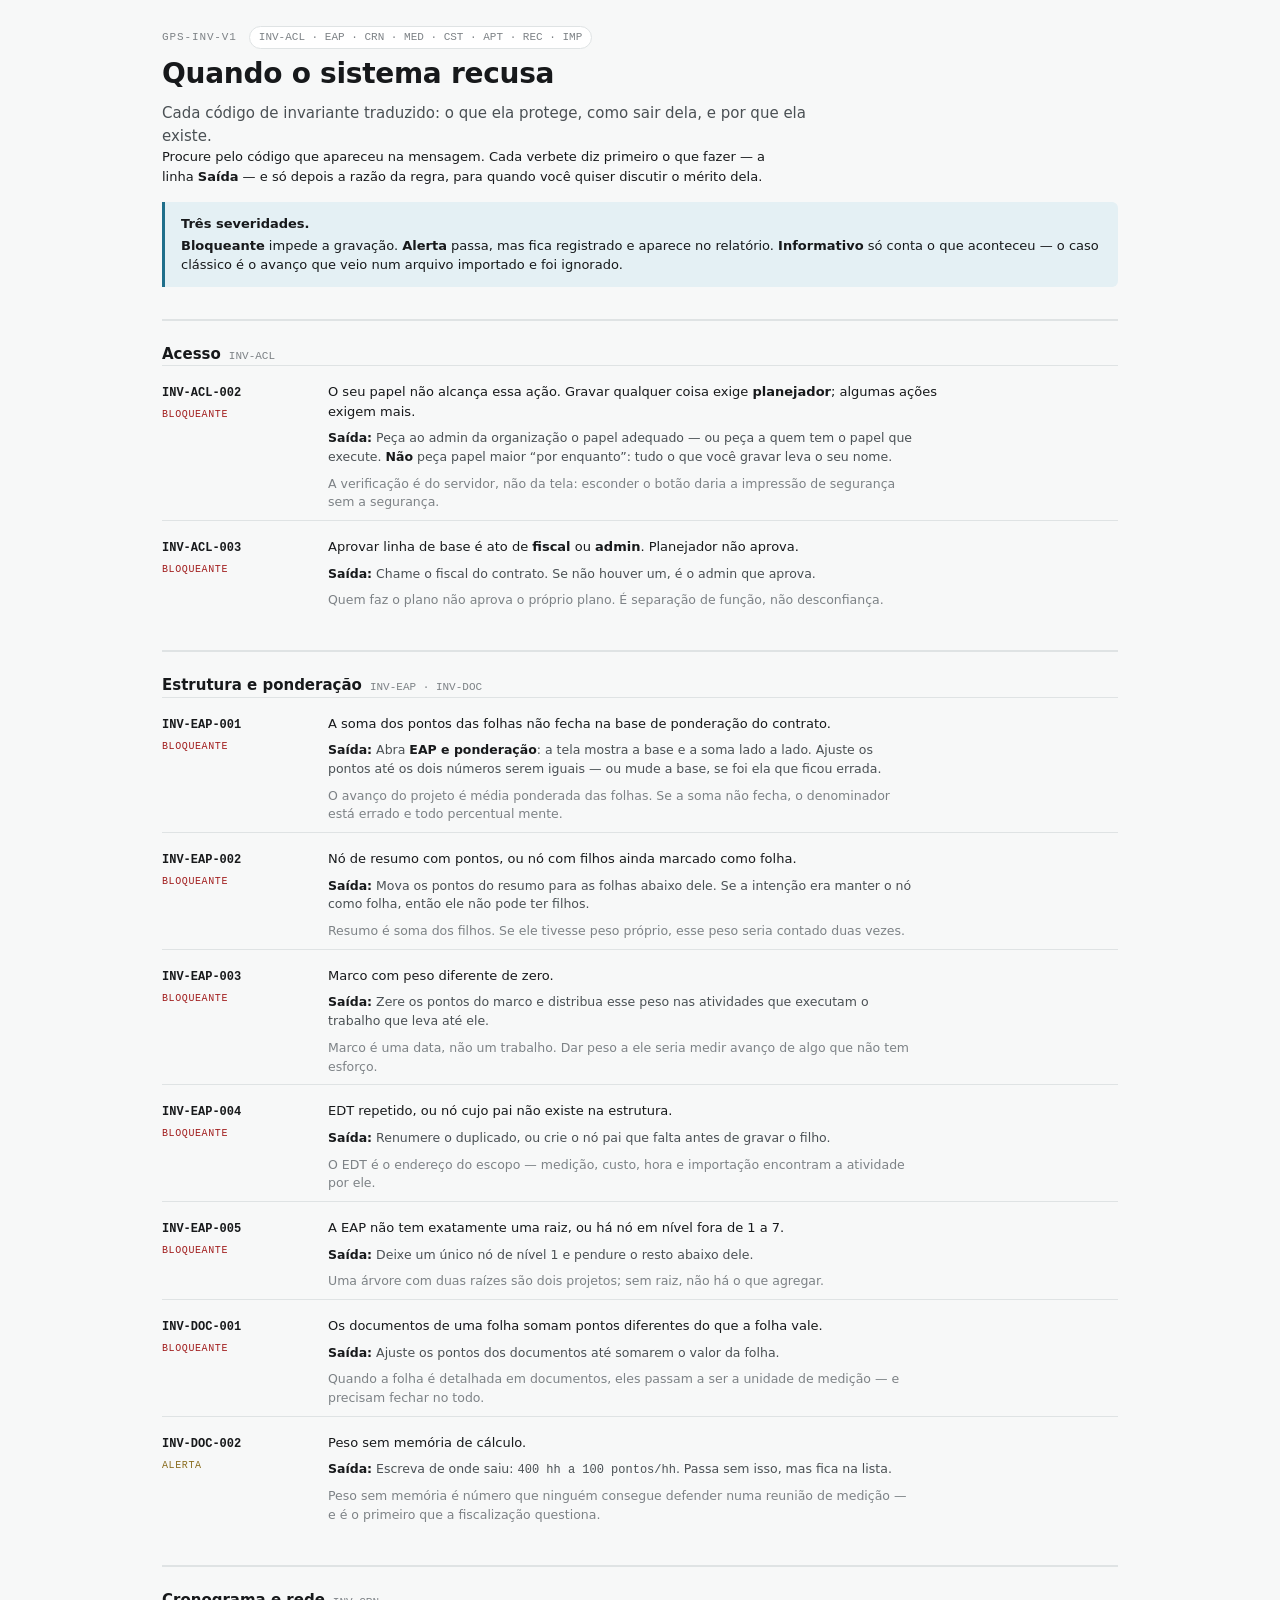
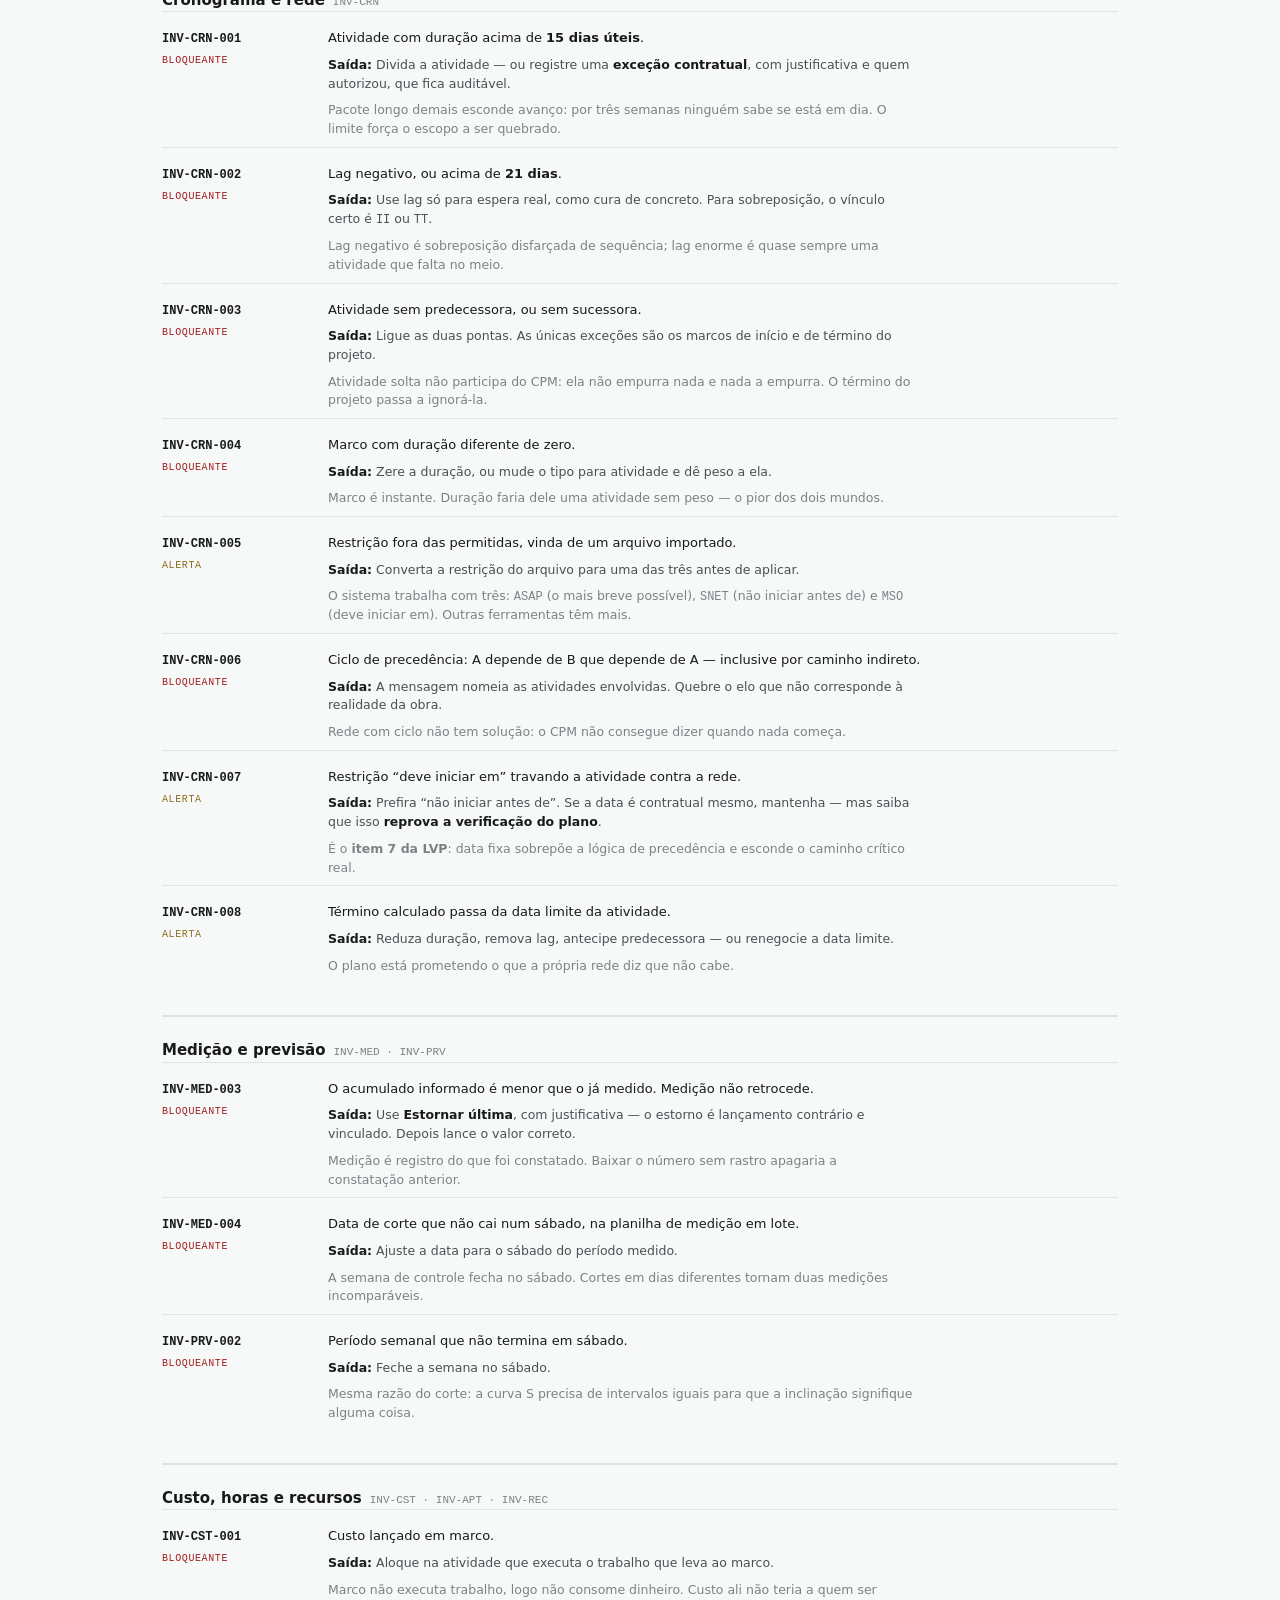
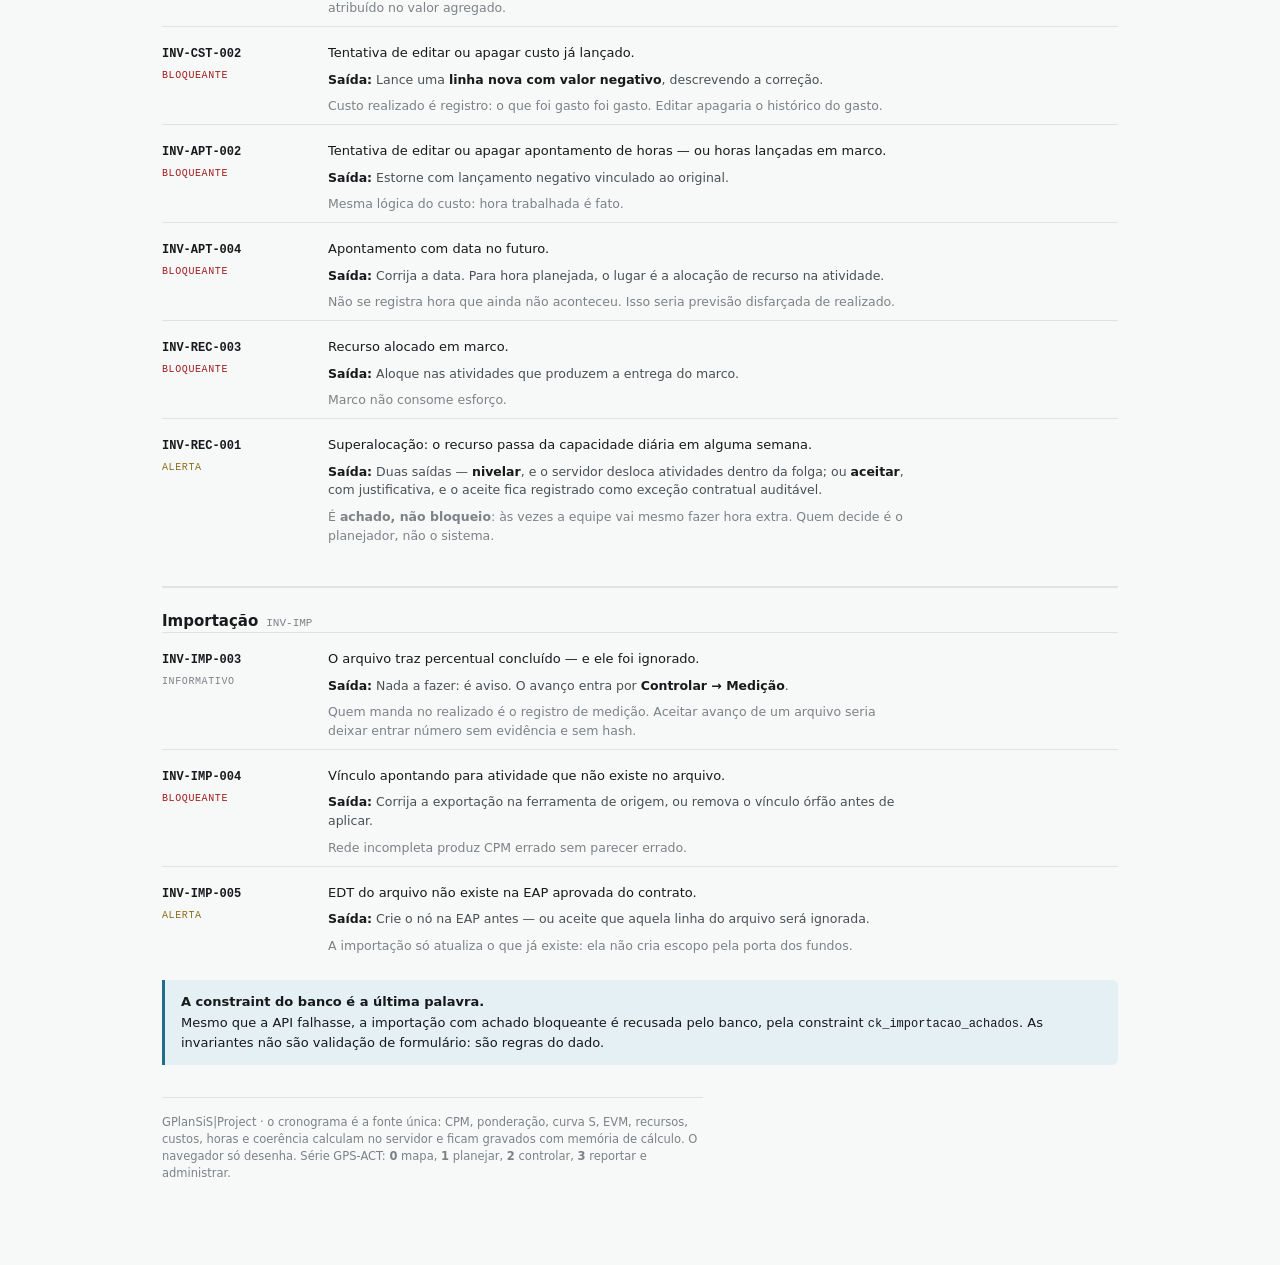
<file: templates/GPS-INV-v1_Dicionario-das-recusas.html>
<!doctype html>
<html lang="pt-BR">
<head>
<meta charset="utf-8" />
<meta name="viewport" content="width=device-width, initial-scale=1" />
<title>Dicionário das recusas · GPlanSiS|Project</title>
<meta name="description" content="Dicionário das invariantes do GPlanSiS|Project: o significado de cada código de recusa, a saída prática e a razão da regra." />
<!-- Sem script e sem rede: a CSP do sistema é script-src 'self'. O tema
     acompanha o do aparelho e o data-theme do app. -->
<style>
:root{
  --grafite:#2d3336; --aco:#7d8286; --claro:#edeff0; --papel:#f7f8f8; --fundo:#ffffff;
  --linha:#dfe3e4; --texto:#17191b; --texto-2:#4a5054;
  --em-dia:#2f7d4f; --atencao:#8a6d1f; --recuperacao:#b4560f; --acao:#a11d1d; --neutro:#7d8286;
  --em-dia-f:#e7f3ec; --atencao-f:#f6efd9; --recuperacao-f:#f9e9dc; --acao-f:#f7e3e3; --neutro-f:#eef0f1;
  --acento:#1f6f8b; --acento-f:#e4f0f4;
  --fase-1:#3b6ea5; --fase-2:#2f7d4f; --fase-4:#7a4fa3;
  --fonte:"Inter",system-ui,-apple-system,"Segoe UI",sans-serif;
  --mono:"IBM Plex Mono",ui-monospace,Menlo,monospace;
  --e-2:8px; --e-3:12px; --e-4:16px; --e-5:22px; --e-6:32px;
  --r-1:3px; --r-2:6px; --r-3:10px; --r-pill:999px;
  color-scheme:light;
}
@media (prefers-color-scheme: dark){
  :root:not([data-theme="light"]){
    --grafite:#e6e9ea; --aco:#9aa0a4; --claro:#24292c; --papel:#15181a; --fundo:#1b1f21;
    --linha:#32383b; --texto:#e6e9ea; --texto-2:#b5babd;
    --em-dia:#5fbf88; --atencao:#d6b55c; --recuperacao:#e08a4a; --acao:#e06a6a; --neutro:#9aa0a4;
    --em-dia-f:#1e2f26; --atencao-f:#332d1c; --recuperacao-f:#35271c; --acao-f:#352022; --neutro-f:#23282b;
    --acento:#5aa9c6; --acento-f:#1d3038;
    --fase-1:#6da0d8; --fase-2:#5fbf88; --fase-4:#b28ad6;
    color-scheme:dark;
  }
}
:root[data-theme="dark"]{
  --grafite:#e6e9ea; --aco:#9aa0a4; --claro:#24292c; --papel:#15181a; --fundo:#1b1f21;
  --linha:#32383b; --texto:#e6e9ea; --texto-2:#b5babd;
  --em-dia:#5fbf88; --atencao:#d6b55c; --recuperacao:#e08a4a; --acao:#e06a6a; --neutro:#9aa0a4;
  --em-dia-f:#1e2f26; --atencao-f:#332d1c; --recuperacao-f:#35271c; --acao-f:#352022; --neutro-f:#23282b;
  --acento:#5aa9c6; --acento-f:#1d3038;
  --fase-1:#6da0d8; --fase-2:#5fbf88; --fase-4:#b28ad6;
  color-scheme:dark;
}

*{box-sizing:border-box}
body{margin:0;background:var(--papel);color:var(--texto);
  font:400 13px/1.5 var(--fonte);-webkit-text-size-adjust:100%}
main{max-width:1000px;margin:0 auto;padding:26px var(--e-5) 72px}
h1{font-size:28px;line-height:1.2;margin:0;letter-spacing:-.01em}
h2{font-size:16px;margin:var(--e-6) 0 var(--e-2);padding-top:var(--e-5);
  border-top:1px solid var(--linha)}
h3{font-size:14px;margin:var(--e-5) 0 var(--e-2)}
p{margin:0 0 var(--e-3);max-width:74ch}
a{color:var(--acento)}
code,.mono{font-family:var(--mono);font-size:12px}
code{background:var(--claro);border-radius:var(--r-1);padding:1px 5px}
strong{font-weight:600}

.cab{display:flex;flex-wrap:wrap;align-items:baseline;gap:var(--e-3);
  margin-bottom:var(--e-2)}
.cod{font-family:var(--mono);font-size:11px;letter-spacing:.08em;
  text-transform:uppercase;color:var(--aco)}
.lead{color:var(--texto-2);font-size:15px;max-width:72ch;margin:var(--e-3) 0 0}
.selo{display:inline-block;font-family:var(--mono);font-size:11px;
  border:1px solid var(--linha);border-radius:var(--r-pill);
  padding:2px 9px;color:var(--aco);background:var(--fundo)}

/* caminho na interface */
.trilha{display:flex;flex-wrap:wrap;align-items:center;gap:var(--e-2);
  font-family:var(--mono);font-size:12px;margin:var(--e-3) 0}
.trilha span{background:var(--fundo);border:1px solid var(--linha);
  border-radius:var(--r-1);padding:3px 9px}
.trilha i{font-style:normal;color:var(--aco)}
.trilha span.fim{border-color:var(--acento);background:var(--acento-f);
  color:var(--acento);font-weight:500}

/* blocos */
.cx{background:var(--fundo);border:1px solid var(--linha);
  border-radius:var(--r-3);padding:var(--e-5);margin:var(--e-4) 0}
.cx > :last-child{margin-bottom:0}
.cx h3{margin-top:0}
.par{display:grid;gap:var(--e-4);grid-template-columns:repeat(auto-fit,minmax(290px,1fr))}
.nota{border-left:3px solid var(--acento);background:var(--acento-f);
  border-radius:0 var(--r-2) var(--r-2) 0;padding:var(--e-3) var(--e-4);
  margin:var(--e-4) 0}
.nota.alerta{border-left-color:var(--acao);background:var(--acao-f)}
.nota > :last-child{margin-bottom:0}
.nota b{display:block;margin-bottom:2px}

/* passos */
ol.passos{list-style:none;margin:var(--e-4) 0 0;padding:0;counter-reset:p}
ol.passos > li{counter-increment:p;position:relative;
  padding:0 0 var(--e-5) 34px;border-left:1px solid var(--linha);
  margin-left:11px}
ol.passos > li:last-child{border-left-color:transparent;padding-bottom:0}
ol.passos > li::before{content:counter(p);position:absolute;left:-11px;top:-2px;
  width:22px;height:22px;border-radius:50%;background:var(--grafite);
  color:var(--papel);font:500 11px/22px var(--mono);text-align:center}
ol.passos b{display:block;margin-bottom:2px}
ol.passos p{margin-bottom:var(--e-2)}

/* tabelas */
table{width:100%;border-collapse:collapse;margin:var(--e-3) 0;font-size:12.5px}
caption{text-align:left;color:var(--aco);font-size:12px;padding-bottom:var(--e-2)}
th,td{text-align:left;padding:6px 8px;border-bottom:1px solid var(--linha);
  vertical-align:top}
th{font-weight:600;color:var(--texto-2);font-size:11px;letter-spacing:.04em;
  text-transform:uppercase;white-space:nowrap}
td.n,th.n{text-align:right;font-family:var(--mono);white-space:nowrap}
tbody tr:last-child td{border-bottom:0}

.farol{display:inline-block;border-radius:var(--r-pill);padding:1px 9px;
  font-size:11px;font-weight:500;white-space:nowrap}
.f-dia{background:var(--em-dia-f);color:var(--em-dia)}
.f-at{background:var(--atencao-f);color:var(--atencao)}
.f-rec{background:var(--recuperacao-f);color:var(--recuperacao)}
.f-aco{background:var(--acao-f);color:var(--acao)}
.f-nao{background:var(--neutro-f);color:var(--neutro)}

ul.lista{margin:0 0 var(--e-3);padding-left:18px}
ul.lista li{margin-bottom:5px}

.criterios{display:grid;gap:var(--e-2);
  grid-template-columns:repeat(auto-fit,minmax(215px,1fr));margin:var(--e-3) 0}
.criterios div{font-family:var(--mono);font-size:11.5px;background:var(--fundo);
  border:1px solid var(--linha);border-radius:var(--r-1);padding:6px 9px}

figure{margin:var(--e-4) 0}
svg .d-lig{fill:none;stroke:var(--linha);stroke-width:1.5;marker-end:url(#seta)}
svg .d-lig .d-tronco{marker-end:none}
svg .d-cx rect,svg rect.d-ac{stroke-width:1}
svg .d-cx rect{fill:var(--fundo);stroke:var(--linha)}
svg rect.d-ac{fill:var(--acento-f);stroke:var(--acento)}
svg .d-t text{font-family:var(--mono);font-size:11px;text-anchor:middle;
  fill:var(--aco)}
svg .d-t text.forte{font-size:12px;fill:var(--texto)}
svg .d-t text.fraco{fill:var(--aco)}
svg .d-t text.ac{fill:var(--acento)}
svg .d-t text.ac.forte{font-weight:600}
svg text.pe{font-family:var(--mono);font-size:10.5px;fill:var(--aco)}
figure svg{display:block;width:100%;height:auto}
figcaption{color:var(--aco);font-size:11.5px;margin-top:var(--e-2)}

.rodape{margin-top:var(--e-6);padding-top:var(--e-4);
  border-top:1px solid var(--linha);color:var(--aco);font-size:11.5px}

@media (max-width:560px){
  main{padding:20px 16px 56px}
  h1{font-size:23px}
  table{font-size:12px}
}
@media print{
  body{background:#fff}
  .cx,.nota{break-inside:avoid}
  h2{break-after:avoid}
}

.acao-bloco{border-top:1px solid var(--linha);padding-top:var(--e-5);
  margin-top:var(--e-6)}
.acao-bloco h3{margin-top:0;font-size:15px}
.papel{display:inline-block;font-family:var(--mono);font-size:10.5px;
  letter-spacing:.06em;text-transform:uppercase;border-radius:var(--r-pill);
  padding:2px 9px;background:var(--neutro-f);color:var(--neutro);
  border:1px solid var(--linha);vertical-align:2px;margin-left:6px}
.papel.pl{background:var(--acento-f);color:var(--acento);border-color:var(--acento)}
.papel.ad{background:var(--recuperacao-f);color:var(--recuperacao);border-color:var(--recuperacao)}
.papel.fi{background:var(--em-dia-f);color:var(--em-dia);border-color:var(--em-dia)}
table.campos td:first-child{width:34%;font-family:var(--mono);font-size:11.5px;
  color:var(--texto)}
.indice{display:grid;gap:var(--e-2);
  grid-template-columns:repeat(auto-fit,minmax(250px,1fr));margin:var(--e-4) 0}
.indice a{display:block;padding:9px 12px;background:var(--fundo);
  border:1px solid var(--linha);border-radius:var(--r-2);text-decoration:none;
  color:var(--texto)}
.indice a b{display:block;font-size:13px}
.indice a span{color:var(--aco);font-size:11.5px}
.indice a:hover{border-color:var(--acento)}
</style>
</head>
<body>
<main>
<header>
  <div class="cab">
    <span class="cod">GPS-INV-v1</span>
    <span class="selo">INV-ACL · EAP · CRN · MED · CST · APT · REC · IMP</span>
  </div>
  <h1>Quando o sistema recusa</h1>
  <p class="lead">Cada código de invariante traduzido: o que ela protege, como sair dela, e por que ela existe.</p>
</header>

<style>
.verbete{border-top:1px solid var(--linha);padding:var(--e-4) 0 var(--e-2);
  display:grid;grid-template-columns:150px 1fr;gap:var(--e-4)}
.verbete .cod-inv{font-family:var(--mono);font-size:12px;font-weight:600;
  color:var(--texto)}
.verbete .sev{display:block;margin-top:5px;font-family:var(--mono);
  font-size:10px;letter-spacing:.06em;text-transform:uppercase}
.sev.bloq{color:var(--acao)}
.sev.al{color:var(--atencao)}
.sev.inf{color:var(--aco)}
.verbete p{margin:0 0 var(--e-2)}
.verbete p:last-child{margin-bottom:0}
.verbete .saida{color:var(--texto-2);font-size:12.5px}
.verbete .saida b{color:var(--texto)}
@media (max-width:620px){.verbete{grid-template-columns:1fr;gap:var(--e-2)}}
.fam{margin:var(--e-6) 0 0;font-size:15px;padding-top:var(--e-5);
  border-top:2px solid var(--linha)}
.fam span{font-family:var(--mono);font-size:11px;color:var(--aco);
  font-weight:400;margin-left:8px}
</style><p>Procure pelo código que apareceu na mensagem. Cada verbete
diz primeiro o que fazer — a linha <b>Saída</b> — e só depois a razão da
regra, para quando você quiser discutir o mérito dela.</p>

<div class="nota"><b>Três severidades.</b>
<strong>Bloqueante</strong> impede a gravação. <strong>Alerta</strong> passa,
mas fica registrado e aparece no relatório. <strong>Informativo</strong> só
conta o que aconteceu — o caso clássico é o avanço que veio num arquivo
importado e foi ignorado.</div><h2 class="fam">Acesso<span>INV-ACL</span></h2><div class="verbete"><div><span class="cod-inv">INV-ACL-002</span><span class="sev bloq">bloqueante</span></div><div><p>O seu papel não alcança essa ação. Gravar qualquer coisa exige <strong>planejador</strong>; algumas ações exigem mais.</p><p class="saida"><b>Saída:</b> Peça ao admin da organização o papel adequado — ou peça a quem tem o papel que execute. <b>Não</b> peça papel maior “por enquanto”: tudo o que você gravar leva o seu nome.</p><p class="saida" style="color:var(--aco)">A verificação é do servidor, não da tela: esconder o botão daria a impressão de segurança sem a segurança.</p></div></div><div class="verbete"><div><span class="cod-inv">INV-ACL-003</span><span class="sev bloq">bloqueante</span></div><div><p>Aprovar linha de base é ato de <strong>fiscal</strong> ou <strong>admin</strong>. Planejador não aprova.</p><p class="saida"><b>Saída:</b> Chame o fiscal do contrato. Se não houver um, é o admin que aprova.</p><p class="saida" style="color:var(--aco)">Quem faz o plano não aprova o próprio plano. É separação de função, não desconfiança.</p></div></div><h2 class="fam">Estrutura e ponderação<span>INV-EAP · INV-DOC</span></h2><div class="verbete"><div><span class="cod-inv">INV-EAP-001</span><span class="sev bloq">bloqueante</span></div><div><p>A soma dos pontos das folhas não fecha na base de ponderação do contrato.</p><p class="saida"><b>Saída:</b> Abra <b>EAP e ponderação</b>: a tela mostra a base e a soma lado a lado. Ajuste os pontos até os dois números serem iguais — ou mude a base, se foi ela que ficou errada.</p><p class="saida" style="color:var(--aco)">O avanço do projeto é média ponderada das folhas. Se a soma não fecha, o denominador está errado e todo percentual mente.</p></div></div><div class="verbete"><div><span class="cod-inv">INV-EAP-002</span><span class="sev bloq">bloqueante</span></div><div><p>Nó de resumo com pontos, ou nó com filhos ainda marcado como folha.</p><p class="saida"><b>Saída:</b> Mova os pontos do resumo para as folhas abaixo dele. Se a intenção era manter o nó como folha, então ele não pode ter filhos.</p><p class="saida" style="color:var(--aco)">Resumo é soma dos filhos. Se ele tivesse peso próprio, esse peso seria contado duas vezes.</p></div></div><div class="verbete"><div><span class="cod-inv">INV-EAP-003</span><span class="sev bloq">bloqueante</span></div><div><p>Marco com peso diferente de zero.</p><p class="saida"><b>Saída:</b> Zere os pontos do marco e distribua esse peso nas atividades que executam o trabalho que leva até ele.</p><p class="saida" style="color:var(--aco)">Marco é uma data, não um trabalho. Dar peso a ele seria medir avanço de algo que não tem esforço.</p></div></div><div class="verbete"><div><span class="cod-inv">INV-EAP-004</span><span class="sev bloq">bloqueante</span></div><div><p>EDT repetido, ou nó cujo pai não existe na estrutura.</p><p class="saida"><b>Saída:</b> Renumere o duplicado, ou crie o nó pai que falta antes de gravar o filho.</p><p class="saida" style="color:var(--aco)">O EDT é o endereço do escopo — medição, custo, hora e importação encontram a atividade por ele.</p></div></div><div class="verbete"><div><span class="cod-inv">INV-EAP-005</span><span class="sev bloq">bloqueante</span></div><div><p>A EAP não tem exatamente uma raiz, ou há nó em nível fora de 1 a 7.</p><p class="saida"><b>Saída:</b> Deixe um único nó de nível 1 e pendure o resto abaixo dele.</p><p class="saida" style="color:var(--aco)">Uma árvore com duas raízes são dois projetos; sem raiz, não há o que agregar.</p></div></div><div class="verbete"><div><span class="cod-inv">INV-DOC-001</span><span class="sev bloq">bloqueante</span></div><div><p>Os documentos de uma folha somam pontos diferentes do que a folha vale.</p><p class="saida"><b>Saída:</b> Ajuste os pontos dos documentos até somarem o valor da folha.</p><p class="saida" style="color:var(--aco)">Quando a folha é detalhada em documentos, eles passam a ser a unidade de medição — e precisam fechar no todo.</p></div></div><div class="verbete"><div><span class="cod-inv">INV-DOC-002</span><span class="sev al">alerta</span></div><div><p>Peso sem memória de cálculo.</p><p class="saida"><b>Saída:</b> Escreva de onde saiu: <span class="mono">400 hh a 100 pontos/hh</span>. Passa sem isso, mas fica na lista.</p><p class="saida" style="color:var(--aco)">Peso sem memória é número que ninguém consegue defender numa reunião de medição — e é o primeiro que a fiscalização questiona.</p></div></div><h2 class="fam">Cronograma e rede<span>INV-CRN</span></h2><div class="verbete"><div><span class="cod-inv">INV-CRN-001</span><span class="sev bloq">bloqueante</span></div><div><p>Atividade com duração acima de <strong>15 dias úteis</strong>.</p><p class="saida"><b>Saída:</b> Divida a atividade — ou registre uma <b>exceção contratual</b>, com justificativa e quem autorizou, que fica auditável.</p><p class="saida" style="color:var(--aco)">Pacote longo demais esconde avanço: por três semanas ninguém sabe se está em dia. O limite força o escopo a ser quebrado.</p></div></div><div class="verbete"><div><span class="cod-inv">INV-CRN-002</span><span class="sev bloq">bloqueante</span></div><div><p>Lag negativo, ou acima de <strong>21 dias</strong>.</p><p class="saida"><b>Saída:</b> Use lag só para espera real, como cura de concreto. Para sobreposição, o vínculo certo é <span class="mono">II</span> ou <span class="mono">TT</span>.</p><p class="saida" style="color:var(--aco)">Lag negativo é sobreposição disfarçada de sequência; lag enorme é quase sempre uma atividade que falta no meio.</p></div></div><div class="verbete"><div><span class="cod-inv">INV-CRN-003</span><span class="sev bloq">bloqueante</span></div><div><p>Atividade sem predecessora, ou sem sucessora.</p><p class="saida"><b>Saída:</b> Ligue as duas pontas. As únicas exceções são os marcos de início e de término do projeto.</p><p class="saida" style="color:var(--aco)">Atividade solta não participa do CPM: ela não empurra nada e nada a empurra. O término do projeto passa a ignorá-la.</p></div></div><div class="verbete"><div><span class="cod-inv">INV-CRN-004</span><span class="sev bloq">bloqueante</span></div><div><p>Marco com duração diferente de zero.</p><p class="saida"><b>Saída:</b> Zere a duração, ou mude o tipo para atividade e dê peso a ela.</p><p class="saida" style="color:var(--aco)">Marco é instante. Duração faria dele uma atividade sem peso — o pior dos dois mundos.</p></div></div><div class="verbete"><div><span class="cod-inv">INV-CRN-005</span><span class="sev al">alerta</span></div><div><p>Restrição fora das permitidas, vinda de um arquivo importado.</p><p class="saida"><b>Saída:</b> Converta a restrição do arquivo para uma das três antes de aplicar.</p><p class="saida" style="color:var(--aco)">O sistema trabalha com três: <span class="mono">ASAP</span> (o mais breve possível), <span class="mono">SNET</span> (não iniciar antes de) e <span class="mono">MSO</span> (deve iniciar em). Outras ferramentas têm mais.</p></div></div><div class="verbete"><div><span class="cod-inv">INV-CRN-006</span><span class="sev bloq">bloqueante</span></div><div><p>Ciclo de precedência: A depende de B que depende de A — inclusive por caminho indireto.</p><p class="saida"><b>Saída:</b> A mensagem nomeia as atividades envolvidas. Quebre o elo que não corresponde à realidade da obra.</p><p class="saida" style="color:var(--aco)">Rede com ciclo não tem solução: o CPM não consegue dizer quando nada começa.</p></div></div><div class="verbete"><div><span class="cod-inv">INV-CRN-007</span><span class="sev al">alerta</span></div><div><p>Restrição “deve iniciar em” travando a atividade contra a rede.</p><p class="saida"><b>Saída:</b> Prefira “não iniciar antes de”. Se a data é contratual mesmo, mantenha — mas saiba que isso <b>reprova a verificação do plano</b>.</p><p class="saida" style="color:var(--aco)">É o <strong>item 7 da LVP</strong>: data fixa sobrepõe a lógica de precedência e esconde o caminho crítico real.</p></div></div><div class="verbete"><div><span class="cod-inv">INV-CRN-008</span><span class="sev al">alerta</span></div><div><p>Término calculado passa da data limite da atividade.</p><p class="saida"><b>Saída:</b> Reduza duração, remova lag, antecipe predecessora — ou renegocie a data limite.</p><p class="saida" style="color:var(--aco)">O plano está prometendo o que a própria rede diz que não cabe.</p></div></div><h2 class="fam">Medição e previsão<span>INV-MED · INV-PRV</span></h2><div class="verbete"><div><span class="cod-inv">INV-MED-003</span><span class="sev bloq">bloqueante</span></div><div><p>O acumulado informado é menor que o já medido. Medição não retrocede.</p><p class="saida"><b>Saída:</b> Use <b>Estornar última</b>, com justificativa — o estorno é lançamento contrário e vinculado. Depois lance o valor correto.</p><p class="saida" style="color:var(--aco)">Medição é registro do que foi constatado. Baixar o número sem rastro apagaria a constatação anterior.</p></div></div><div class="verbete"><div><span class="cod-inv">INV-MED-004</span><span class="sev bloq">bloqueante</span></div><div><p>Data de corte que não cai num sábado, na planilha de medição em lote.</p><p class="saida"><b>Saída:</b> Ajuste a data para o sábado do período medido.</p><p class="saida" style="color:var(--aco)">A semana de controle fecha no sábado. Cortes em dias diferentes tornam duas medições incomparáveis.</p></div></div><div class="verbete"><div><span class="cod-inv">INV-PRV-002</span><span class="sev bloq">bloqueante</span></div><div><p>Período semanal que não termina em sábado.</p><p class="saida"><b>Saída:</b> Feche a semana no sábado.</p><p class="saida" style="color:var(--aco)">Mesma razão do corte: a curva S precisa de intervalos iguais para que a inclinação signifique alguma coisa.</p></div></div><h2 class="fam">Custo, horas e recursos<span>INV-CST · INV-APT · INV-REC</span></h2><div class="verbete"><div><span class="cod-inv">INV-CST-001</span><span class="sev bloq">bloqueante</span></div><div><p>Custo lançado em marco.</p><p class="saida"><b>Saída:</b> Aloque na atividade que executa o trabalho que leva ao marco.</p><p class="saida" style="color:var(--aco)">Marco não executa trabalho, logo não consome dinheiro. Custo ali não teria a quem ser atribuído no valor agregado.</p></div></div><div class="verbete"><div><span class="cod-inv">INV-CST-002</span><span class="sev bloq">bloqueante</span></div><div><p>Tentativa de editar ou apagar custo já lançado.</p><p class="saida"><b>Saída:</b> Lance uma <b>linha nova com valor negativo</b>, descrevendo a correção.</p><p class="saida" style="color:var(--aco)">Custo realizado é registro: o que foi gasto foi gasto. Editar apagaria o histórico do gasto.</p></div></div><div class="verbete"><div><span class="cod-inv">INV-APT-002</span><span class="sev bloq">bloqueante</span></div><div><p>Tentativa de editar ou apagar apontamento de horas — ou horas lançadas em marco.</p><p class="saida"><b>Saída:</b> Estorne com lançamento negativo vinculado ao original.</p><p class="saida" style="color:var(--aco)">Mesma lógica do custo: hora trabalhada é fato.</p></div></div><div class="verbete"><div><span class="cod-inv">INV-APT-004</span><span class="sev bloq">bloqueante</span></div><div><p>Apontamento com data no futuro.</p><p class="saida"><b>Saída:</b> Corrija a data. Para hora planejada, o lugar é a alocação de recurso na atividade.</p><p class="saida" style="color:var(--aco)">Não se registra hora que ainda não aconteceu. Isso seria previsão disfarçada de realizado.</p></div></div><div class="verbete"><div><span class="cod-inv">INV-REC-003</span><span class="sev bloq">bloqueante</span></div><div><p>Recurso alocado em marco.</p><p class="saida"><b>Saída:</b> Aloque nas atividades que produzem a entrega do marco.</p><p class="saida" style="color:var(--aco)">Marco não consome esforço.</p></div></div><div class="verbete"><div><span class="cod-inv">INV-REC-001</span><span class="sev al">alerta</span></div><div><p>Superalocação: o recurso passa da capacidade diária em alguma semana.</p><p class="saida"><b>Saída:</b> Duas saídas — <b>nivelar</b>, e o servidor desloca atividades dentro da folga; ou <b>aceitar</b>, com justificativa, e o aceite fica registrado como exceção contratual auditável.</p><p class="saida" style="color:var(--aco)">É <strong>achado, não bloqueio</strong>: às vezes a equipe vai mesmo fazer hora extra. Quem decide é o planejador, não o sistema.</p></div></div><h2 class="fam">Importação<span>INV-IMP</span></h2><div class="verbete"><div><span class="cod-inv">INV-IMP-003</span><span class="sev inf">informativo</span></div><div><p>O arquivo traz percentual concluído — e ele foi ignorado.</p><p class="saida"><b>Saída:</b> Nada a fazer: é aviso. O avanço entra por <b>Controlar → Medição</b>.</p><p class="saida" style="color:var(--aco)">Quem manda no realizado é o registro de medição. Aceitar avanço de um arquivo seria deixar entrar número sem evidência e sem hash.</p></div></div><div class="verbete"><div><span class="cod-inv">INV-IMP-004</span><span class="sev bloq">bloqueante</span></div><div><p>Vínculo apontando para atividade que não existe no arquivo.</p><p class="saida"><b>Saída:</b> Corrija a exportação na ferramenta de origem, ou remova o vínculo órfão antes de aplicar.</p><p class="saida" style="color:var(--aco)">Rede incompleta produz CPM errado sem parecer errado.</p></div></div><div class="verbete"><div><span class="cod-inv">INV-IMP-005</span><span class="sev al">alerta</span></div><div><p>EDT do arquivo não existe na EAP aprovada do contrato.</p><p class="saida"><b>Saída:</b> Crie o nó na EAP antes — ou aceite que aquela linha do arquivo será ignorada.</p><p class="saida" style="color:var(--aco)">A importação só atualiza o que já existe: ela não cria escopo pela porta dos fundos.</p></div></div><div class="nota"><b>A constraint do banco é a última palavra.</b>Mesmo que a API falhasse, a importação com achado bloqueante é recusada pelo banco, pela constraint <span class="mono">ck_importacao_achados</span>. As invariantes não são validação de formulário: são regras do dado.</div>
<p class="rodape">GPlanSiS|Project · o cronograma é a fonte única: CPM, ponderação, curva S, EVM, recursos, custos, horas e coerência calculam no servidor e ficam gravados com memória de cálculo. O navegador só desenha. Série GPS-ACT: <b>0</b> mapa, <b>1</b> planejar, <b>2</b> controlar, <b>3</b> reportar e administrar.</p>
</main>
</body>
</html>
</file>
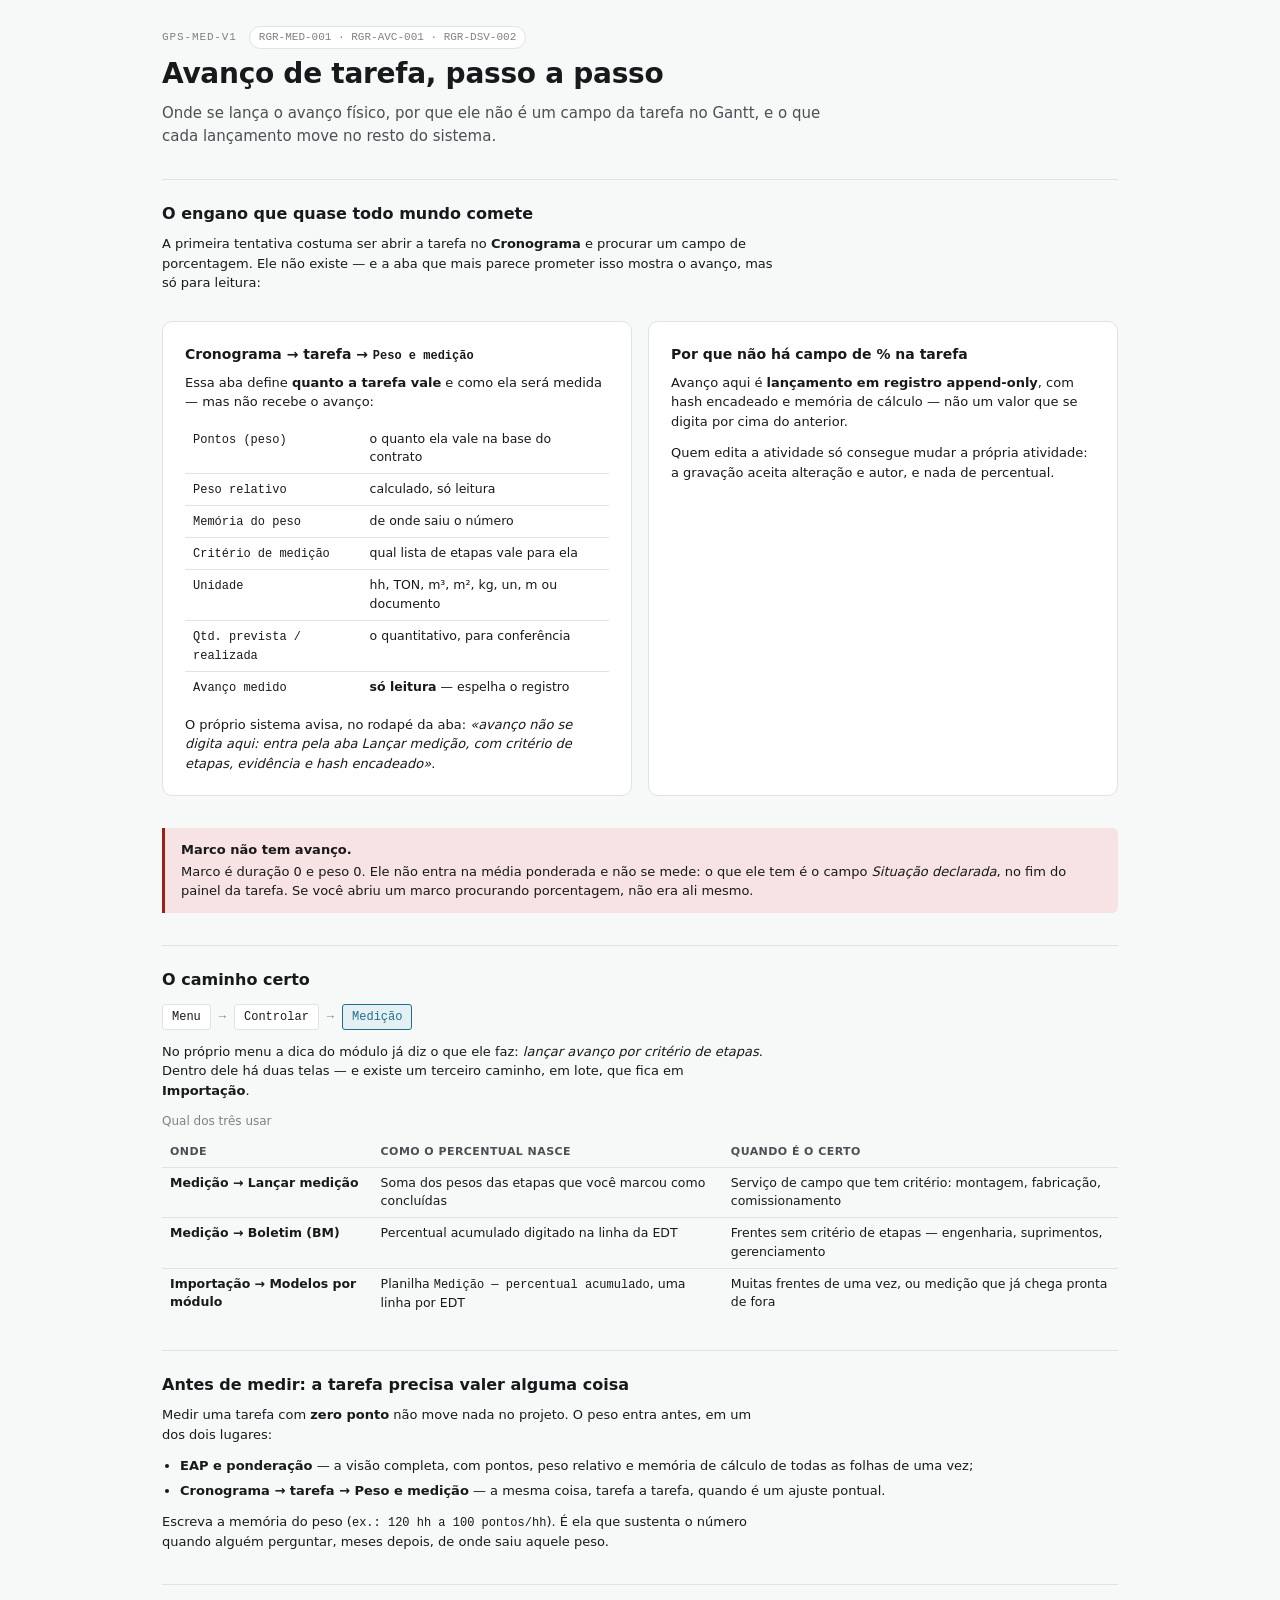
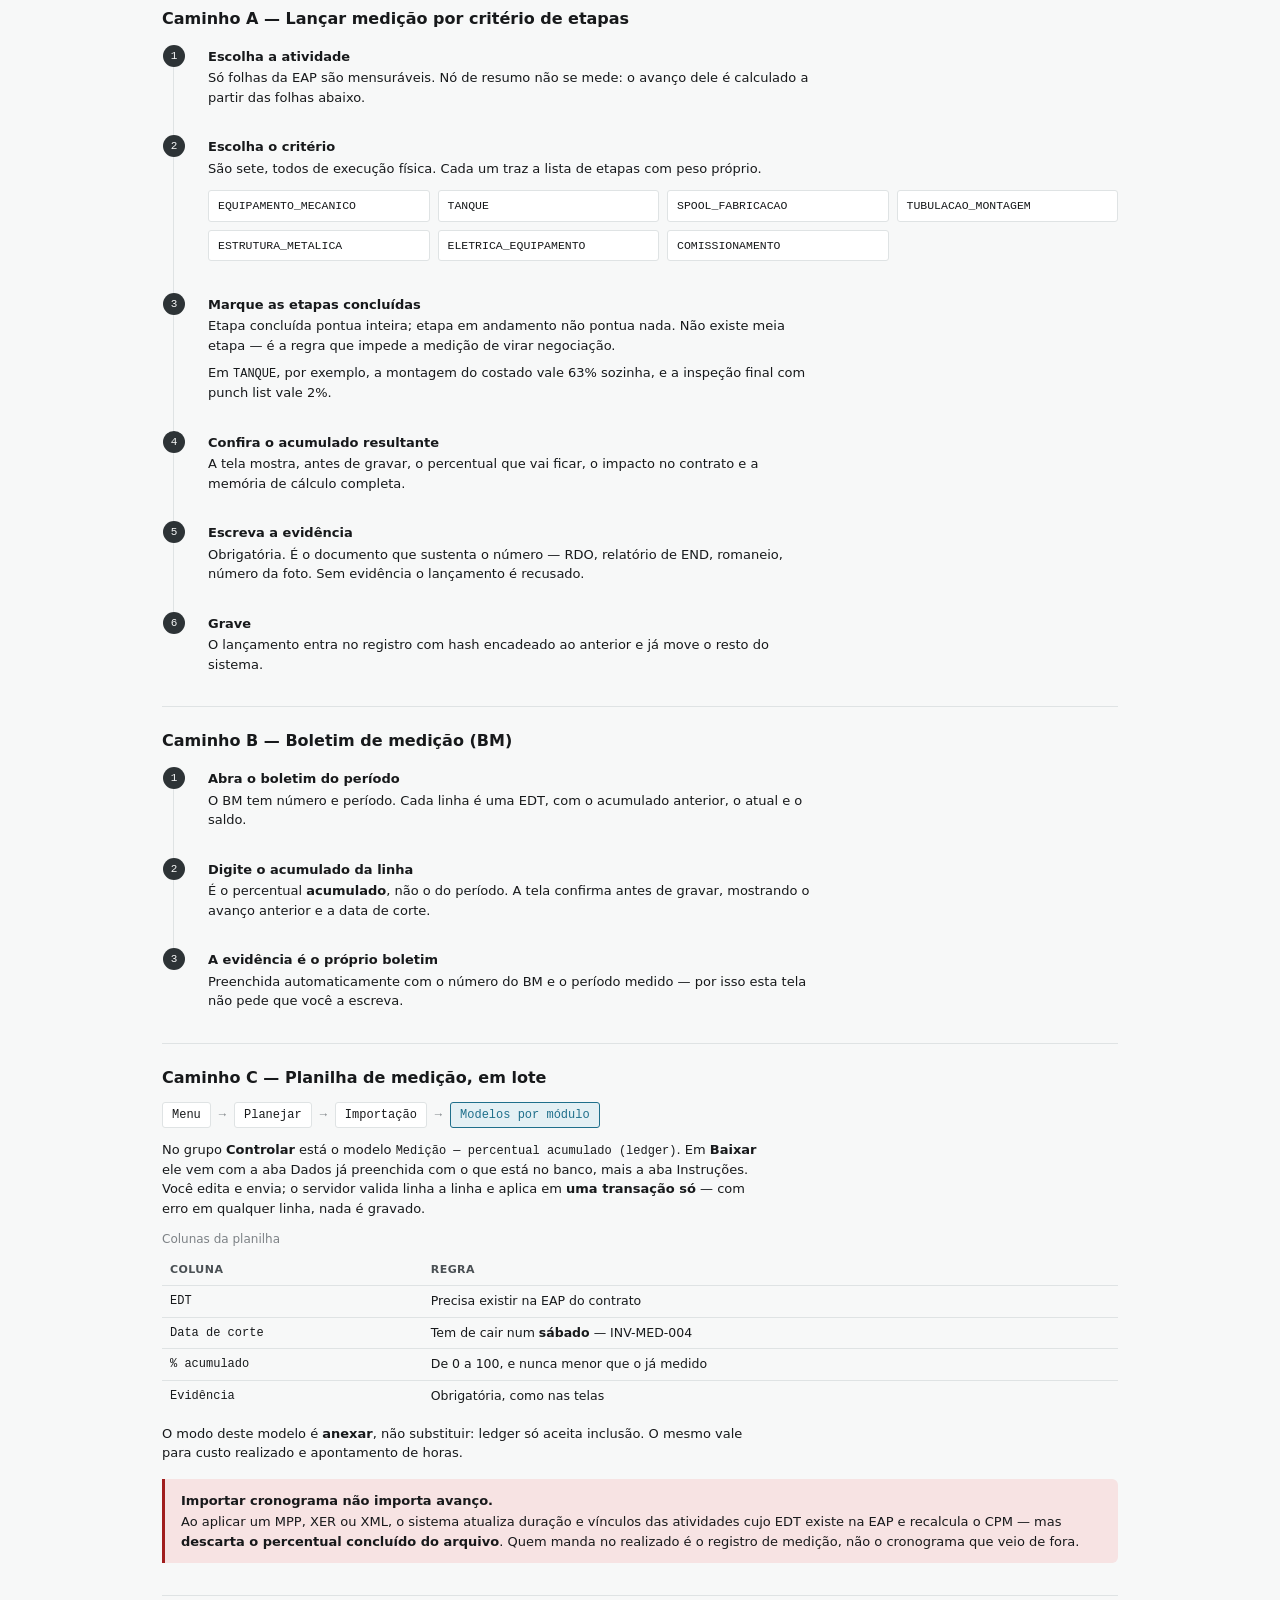
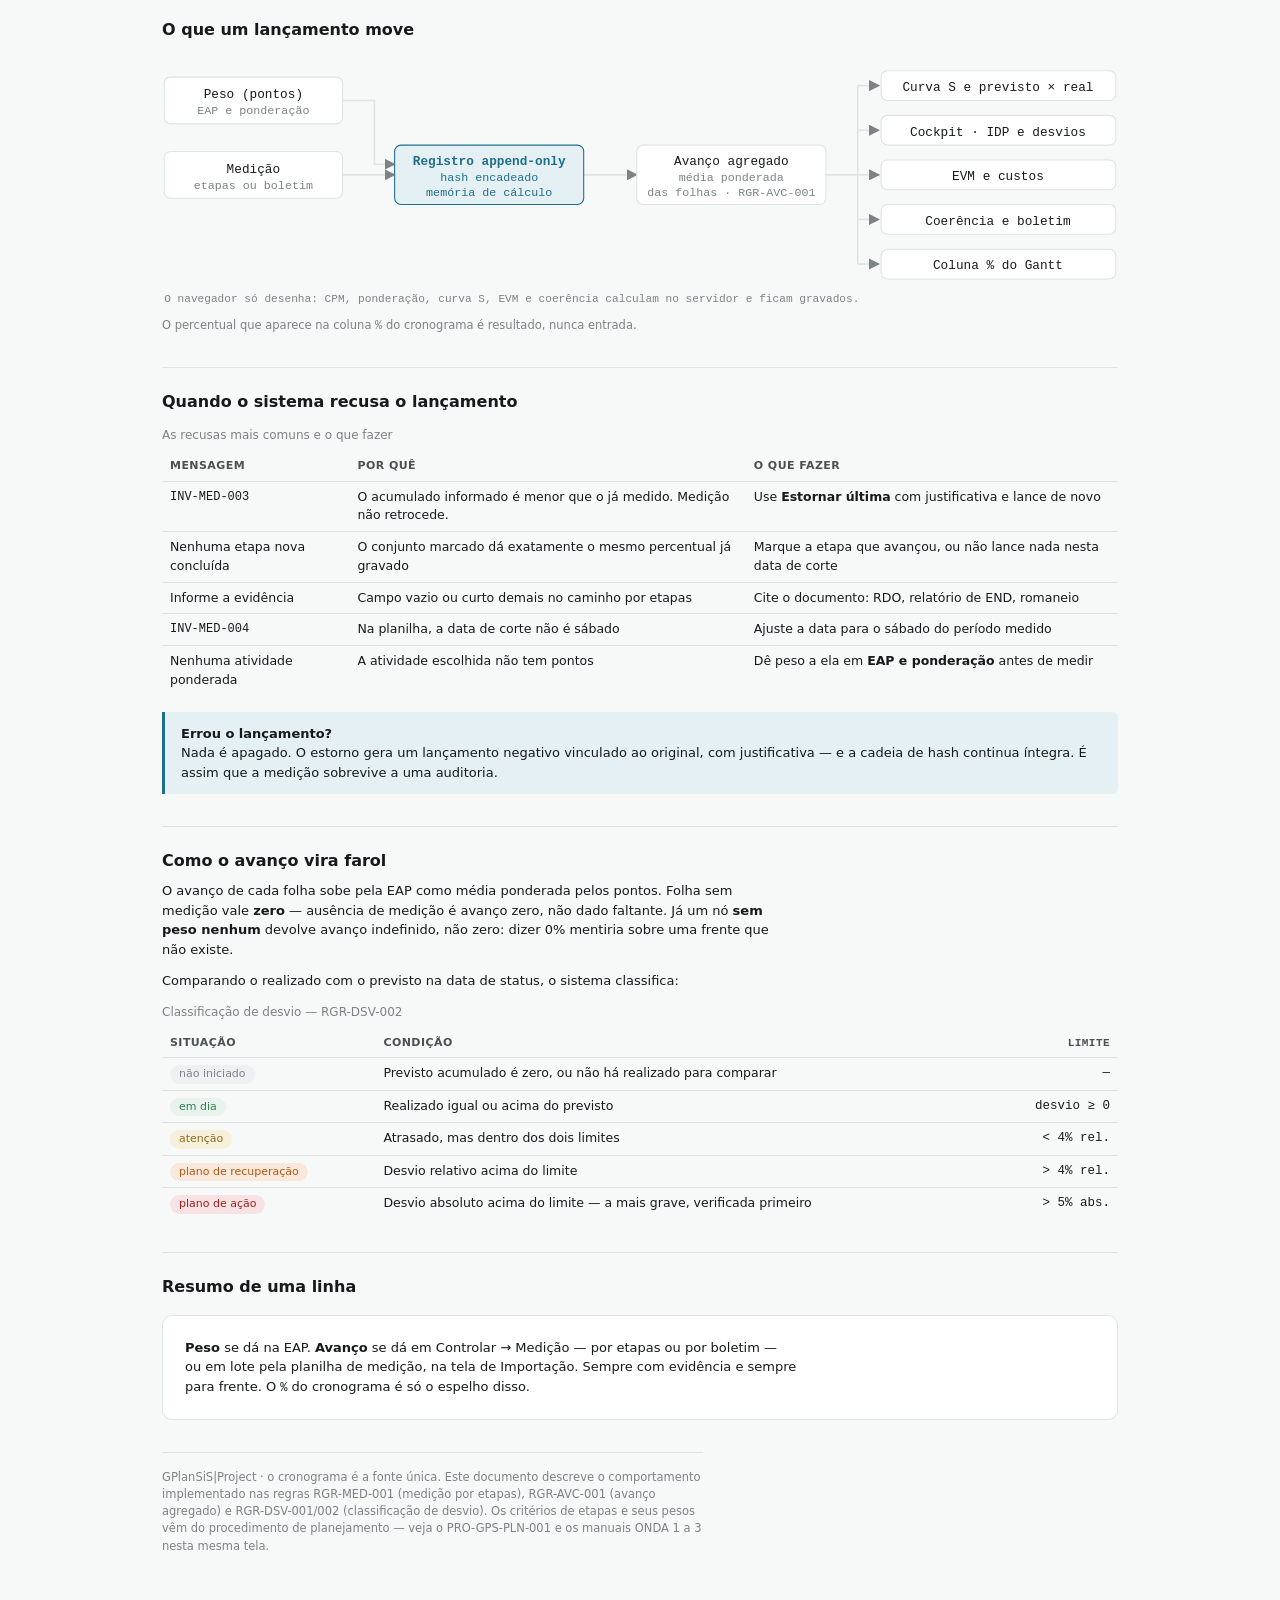
<file: templates/GPS-MED-v1_Avanco-de-tarefa-passo-a-passo.html>
<!doctype html>
<html lang="pt-BR">
<head>
<meta charset="utf-8" />
<meta name="viewport" content="width=device-width, initial-scale=1" />
<title>Avanço de tarefa · passo a passo</title>
<meta name="description" content="Onde e como se lança o avanço físico de uma tarefa no GPlanSiS|Project: peso, medição por critério de etapas, boletim de medição, estorno e o que o lançamento move." />
<!-- Sem script e sem rede: a CSP do sistema é script-src 'self', e este
     arquivo é servido inline pela tela Modelos. Tudo o que ele precisa está
     aqui dentro. O tema acompanha o do aparelho e o data-theme do app. -->
<style>
:root{
  --grafite:#2d3336; --aco:#7d8286; --claro:#edeff0; --papel:#f7f8f8; --fundo:#ffffff;
  --linha:#dfe3e4; --texto:#17191b; --texto-2:#4a5054;
  --em-dia:#2f7d4f; --atencao:#8a6d1f; --recuperacao:#b4560f; --acao:#a11d1d; --neutro:#7d8286;
  --em-dia-f:#e7f3ec; --atencao-f:#f6efd9; --recuperacao-f:#f9e9dc; --acao-f:#f7e3e3; --neutro-f:#eef0f1;
  --acento:#1f6f8b; --acento-f:#e4f0f4;
  --fase-1:#3b6ea5; --fase-2:#2f7d4f; --fase-4:#7a4fa3;
  --fonte:"Inter",system-ui,-apple-system,"Segoe UI",sans-serif;
  --mono:"IBM Plex Mono",ui-monospace,Menlo,monospace;
  --e-2:8px; --e-3:12px; --e-4:16px; --e-5:22px; --e-6:32px;
  --r-1:3px; --r-2:6px; --r-3:10px; --r-pill:999px;
  color-scheme:light;
}
@media (prefers-color-scheme: dark){
  :root:not([data-theme="light"]){
    --grafite:#e6e9ea; --aco:#9aa0a4; --claro:#24292c; --papel:#15181a; --fundo:#1b1f21;
    --linha:#32383b; --texto:#e6e9ea; --texto-2:#b5babd;
    --em-dia:#5fbf88; --atencao:#d6b55c; --recuperacao:#e08a4a; --acao:#e06a6a; --neutro:#9aa0a4;
    --em-dia-f:#1e2f26; --atencao-f:#332d1c; --recuperacao-f:#35271c; --acao-f:#352022; --neutro-f:#23282b;
    --acento:#5aa9c6; --acento-f:#1d3038;
    --fase-1:#6da0d8; --fase-2:#5fbf88; --fase-4:#b28ad6;
    color-scheme:dark;
  }
}
:root[data-theme="dark"]{
  --grafite:#e6e9ea; --aco:#9aa0a4; --claro:#24292c; --papel:#15181a; --fundo:#1b1f21;
  --linha:#32383b; --texto:#e6e9ea; --texto-2:#b5babd;
  --em-dia:#5fbf88; --atencao:#d6b55c; --recuperacao:#e08a4a; --acao:#e06a6a; --neutro:#9aa0a4;
  --em-dia-f:#1e2f26; --atencao-f:#332d1c; --recuperacao-f:#35271c; --acao-f:#352022; --neutro-f:#23282b;
  --acento:#5aa9c6; --acento-f:#1d3038;
  --fase-1:#6da0d8; --fase-2:#5fbf88; --fase-4:#b28ad6;
  color-scheme:dark;
}

*{box-sizing:border-box}
body{margin:0;background:var(--papel);color:var(--texto);
  font:400 13px/1.5 var(--fonte);-webkit-text-size-adjust:100%}
main{max-width:1000px;margin:0 auto;padding:26px var(--e-5) 72px}
h1{font-size:28px;line-height:1.2;margin:0;letter-spacing:-.01em}
h2{font-size:16px;margin:var(--e-6) 0 var(--e-2);padding-top:var(--e-5);
  border-top:1px solid var(--linha)}
h3{font-size:14px;margin:var(--e-5) 0 var(--e-2)}
p{margin:0 0 var(--e-3);max-width:74ch}
a{color:var(--acento)}
code,.mono{font-family:var(--mono);font-size:12px}
code{background:var(--claro);border-radius:var(--r-1);padding:1px 5px}
strong{font-weight:600}

.cab{display:flex;flex-wrap:wrap;align-items:baseline;gap:var(--e-3);
  margin-bottom:var(--e-2)}
.cod{font-family:var(--mono);font-size:11px;letter-spacing:.08em;
  text-transform:uppercase;color:var(--aco)}
.lead{color:var(--texto-2);font-size:15px;max-width:72ch;margin:var(--e-3) 0 0}
.selo{display:inline-block;font-family:var(--mono);font-size:11px;
  border:1px solid var(--linha);border-radius:var(--r-pill);
  padding:2px 9px;color:var(--aco);background:var(--fundo)}

/* caminho na interface */
.trilha{display:flex;flex-wrap:wrap;align-items:center;gap:var(--e-2);
  font-family:var(--mono);font-size:12px;margin:var(--e-3) 0}
.trilha span{background:var(--fundo);border:1px solid var(--linha);
  border-radius:var(--r-1);padding:3px 9px}
.trilha i{font-style:normal;color:var(--aco)}
.trilha span.fim{border-color:var(--acento);background:var(--acento-f);
  color:var(--acento);font-weight:500}

/* blocos */
.cx{background:var(--fundo);border:1px solid var(--linha);
  border-radius:var(--r-3);padding:var(--e-5);margin:var(--e-4) 0}
.cx > :last-child{margin-bottom:0}
.cx h3{margin-top:0}
.par{display:grid;gap:var(--e-4);grid-template-columns:repeat(auto-fit,minmax(290px,1fr))}
.nota{border-left:3px solid var(--acento);background:var(--acento-f);
  border-radius:0 var(--r-2) var(--r-2) 0;padding:var(--e-3) var(--e-4);
  margin:var(--e-4) 0}
.nota.alerta{border-left-color:var(--acao);background:var(--acao-f)}
.nota > :last-child{margin-bottom:0}
.nota b{display:block;margin-bottom:2px}

/* passos */
ol.passos{list-style:none;margin:var(--e-4) 0 0;padding:0;counter-reset:p}
ol.passos > li{counter-increment:p;position:relative;
  padding:0 0 var(--e-5) 34px;border-left:1px solid var(--linha);
  margin-left:11px}
ol.passos > li:last-child{border-left-color:transparent;padding-bottom:0}
ol.passos > li::before{content:counter(p);position:absolute;left:-11px;top:-2px;
  width:22px;height:22px;border-radius:50%;background:var(--grafite);
  color:var(--papel);font:500 11px/22px var(--mono);text-align:center}
ol.passos b{display:block;margin-bottom:2px}
ol.passos p{margin-bottom:var(--e-2)}

/* tabelas */
table{width:100%;border-collapse:collapse;margin:var(--e-3) 0;font-size:12.5px}
caption{text-align:left;color:var(--aco);font-size:12px;padding-bottom:var(--e-2)}
th,td{text-align:left;padding:6px 8px;border-bottom:1px solid var(--linha);
  vertical-align:top}
th{font-weight:600;color:var(--texto-2);font-size:11px;letter-spacing:.04em;
  text-transform:uppercase;white-space:nowrap}
td.n,th.n{text-align:right;font-family:var(--mono);white-space:nowrap}
tbody tr:last-child td{border-bottom:0}

.farol{display:inline-block;border-radius:var(--r-pill);padding:1px 9px;
  font-size:11px;font-weight:500;white-space:nowrap}
.f-dia{background:var(--em-dia-f);color:var(--em-dia)}
.f-at{background:var(--atencao-f);color:var(--atencao)}
.f-rec{background:var(--recuperacao-f);color:var(--recuperacao)}
.f-aco{background:var(--acao-f);color:var(--acao)}
.f-nao{background:var(--neutro-f);color:var(--neutro)}

ul.lista{margin:0 0 var(--e-3);padding-left:18px}
ul.lista li{margin-bottom:5px}

.criterios{display:grid;gap:var(--e-2);
  grid-template-columns:repeat(auto-fit,minmax(215px,1fr));margin:var(--e-3) 0}
.criterios div{font-family:var(--mono);font-size:11.5px;background:var(--fundo);
  border:1px solid var(--linha);border-radius:var(--r-1);padding:6px 9px}

figure{margin:var(--e-4) 0}
svg .d-lig{fill:none;stroke:var(--linha);stroke-width:1.5;marker-end:url(#seta)}
svg .d-lig .d-tronco{marker-end:none}
svg .d-cx rect,svg rect.d-ac{stroke-width:1}
svg .d-cx rect{fill:var(--fundo);stroke:var(--linha)}
svg rect.d-ac{fill:var(--acento-f);stroke:var(--acento)}
svg .d-t text{font-family:var(--mono);font-size:11px;text-anchor:middle;
  fill:var(--aco)}
svg .d-t text.forte{font-size:12px;fill:var(--texto)}
svg .d-t text.fraco{fill:var(--aco)}
svg .d-t text.ac{fill:var(--acento)}
svg .d-t text.ac.forte{font-weight:600}
svg text.pe{font-family:var(--mono);font-size:10.5px;fill:var(--aco)}
figure svg{display:block;width:100%;height:auto}
figcaption{color:var(--aco);font-size:11.5px;margin-top:var(--e-2)}

.rodape{margin-top:var(--e-6);padding-top:var(--e-4);
  border-top:1px solid var(--linha);color:var(--aco);font-size:11.5px}

@media (max-width:560px){
  main{padding:20px 16px 56px}
  h1{font-size:23px}
  table{font-size:12px}
}
@media print{
  body{background:#fff}
  .cx,.nota{break-inside:avoid}
  h2{break-after:avoid}
}
</style>
</head>
<body>
<main>

<header>
  <div class="cab">
    <span class="cod">GPS-MED-v1</span>
    <span class="selo">RGR-MED-001 · RGR-AVC-001 · RGR-DSV-002</span>
  </div>
  <h1>Avanço de tarefa, passo a passo</h1>
  <p class="lead">Onde se lança o avanço físico, por que ele não é um campo da
  tarefa no Gantt, e o que cada lançamento move no resto do sistema.</p>
</header>

<h2>O engano que quase todo mundo comete</h2>

<p>A primeira tentativa costuma ser abrir a tarefa no <strong>Cronograma</strong>
e procurar um campo de porcentagem. Ele não existe — e a aba que mais parece
prometer isso mostra o avanço, mas só para leitura:</p>

<div class="par">
  <div class="cx">
    <h3>Cronograma → tarefa → <span class="mono">Peso e medição</span></h3>
    <p>Essa aba define <strong>quanto a tarefa vale</strong> e como ela será
    medida — mas não recebe o avanço:</p>
    <table style="margin-top:0">
      <tbody>
        <tr><td><span class="mono">Pontos (peso)</span></td><td>o quanto ela vale na base do contrato</td></tr>
        <tr><td><span class="mono">Peso relativo</span></td><td>calculado, só leitura</td></tr>
        <tr><td><span class="mono">Memória do peso</span></td><td>de onde saiu o número</td></tr>
        <tr><td><span class="mono">Critério de medição</span></td><td>qual lista de etapas vale para ela</td></tr>
        <tr><td><span class="mono">Unidade</span></td><td>hh, TON, m³, m², kg, un, m ou documento</td></tr>
        <tr><td><span class="mono">Qtd. prevista / realizada</span></td><td>o quantitativo, para conferência</td></tr>
        <tr><td><span class="mono">Avanço medido</span></td><td><strong>só leitura</strong> — espelha o registro</td></tr>
      </tbody>
    </table>
    <p style="margin-bottom:0">O próprio sistema avisa, no rodapé da aba:
    <em>«avanço não se digita aqui: entra pela aba Lançar medição, com critério
    de etapas, evidência e hash encadeado»</em>.</p>
  </div>
  <div class="cx">
    <h3>Por que não há campo de % na tarefa</h3>
    <p>Avanço aqui é <strong>lançamento em registro append-only</strong>, com hash
    encadeado e memória de cálculo — não um valor que se digita por cima do
    anterior.</p>
    <p style="margin-bottom:0">Quem edita a atividade só consegue mudar a própria
    atividade: a gravação aceita alteração e autor, e nada de percentual.</p>
  </div>
</div>

<div class="nota alerta">
  <b>Marco não tem avanço.</b>
  Marco é duração 0 e peso 0. Ele não entra na média ponderada e não se mede:
  o que ele tem é o campo <em>Situação declarada</em>, no fim do painel da
  tarefa. Se você abriu um marco procurando porcentagem, não era ali mesmo.
</div>

<h2>O caminho certo</h2>

<div class="trilha">
  <span>Menu</span><i>→</i><span>Controlar</span><i>→</i>
  <span class="fim">Medição</span>
</div>

<p>No próprio menu a dica do módulo já diz o que ele faz: <em>lançar avanço por
critério de etapas</em>. Dentro dele há duas telas — e existe um terceiro
caminho, em lote, que fica em <strong>Importação</strong>.</p>

<table>
  <caption>Qual dos três usar</caption>
  <thead>
    <tr><th>Onde</th><th>Como o percentual nasce</th><th>Quando é o certo</th></tr>
  </thead>
  <tbody>
    <tr>
      <td><strong>Medição → Lançar medição</strong></td>
      <td>Soma dos pesos das etapas que você marcou como concluídas</td>
      <td>Serviço de campo que tem critério: montagem, fabricação, comissionamento</td>
    </tr>
    <tr>
      <td><strong>Medição → Boletim (BM)</strong></td>
      <td>Percentual acumulado digitado na linha da EDT</td>
      <td>Frentes sem critério de etapas — engenharia, suprimentos, gerenciamento</td>
    </tr>
    <tr>
      <td><strong>Importação → Modelos por módulo</strong></td>
      <td>Planilha <span class="mono">Medição — percentual acumulado</span>, uma linha por EDT</td>
      <td>Muitas frentes de uma vez, ou medição que já chega pronta de fora</td>
    </tr>
  </tbody>
</table>

<h2>Antes de medir: a tarefa precisa valer alguma coisa</h2>

<p>Medir uma tarefa com <strong>zero ponto</strong> não move nada no projeto. O peso
entra antes, em um dos dois lugares:</p>

<ul class="lista">
  <li><strong>EAP e ponderação</strong> — a visão completa, com pontos, peso relativo
  e memória de cálculo de todas as folhas de uma vez;</li>
  <li><strong>Cronograma → tarefa → Peso e medição</strong> — a mesma coisa, tarefa a
  tarefa, quando é um ajuste pontual.</li>
</ul>

<p>Escreva a memória do peso (<span class="mono">ex.: 120 hh a 100 pontos/hh</span>).
É ela que sustenta o número quando alguém perguntar, meses depois, de onde saiu
aquele peso.</p>

<h2>Caminho A — Lançar medição por critério de etapas</h2>

<ol class="passos">
  <li>
    <b>Escolha a atividade</b>
    <p>Só folhas da EAP são mensuráveis. Nó de resumo não se mede: o avanço dele
    é calculado a partir das folhas abaixo.</p>
  </li>
  <li>
    <b>Escolha o critério</b>
    <p>São sete, todos de execução física. Cada um traz a lista de etapas com
    peso próprio.</p>
    <div class="criterios">
      <div>EQUIPAMENTO_MECANICO</div>
      <div>TANQUE</div>
      <div>SPOOL_FABRICACAO</div>
      <div>TUBULACAO_MONTAGEM</div>
      <div>ESTRUTURA_METALICA</div>
      <div>ELETRICA_EQUIPAMENTO</div>
      <div>COMISSIONAMENTO</div>
    </div>
  </li>
  <li>
    <b>Marque as etapas concluídas</b>
    <p>Etapa concluída pontua inteira; etapa em andamento não pontua nada. Não
    existe meia etapa — é a regra que impede a medição de virar negociação.</p>
    <p>Em <span class="mono">TANQUE</span>, por exemplo, a montagem do costado
    vale 63% sozinha, e a inspeção final com punch list vale 2%.</p>
  </li>
  <li>
    <b>Confira o acumulado resultante</b>
    <p>A tela mostra, antes de gravar, o percentual que vai ficar, o impacto no
    contrato e a memória de cálculo completa.</p>
  </li>
  <li>
    <b>Escreva a evidência</b>
    <p>Obrigatória. É o documento que sustenta o número — RDO, relatório de END,
    romaneio, número da foto. Sem evidência o lançamento é recusado.</p>
  </li>
  <li>
    <b>Grave</b>
    <p>O lançamento entra no registro com hash encadeado ao anterior e já move o
    resto do sistema.</p>
  </li>
</ol>

<h2>Caminho B — Boletim de medição (BM)</h2>

<ol class="passos">
  <li>
    <b>Abra o boletim do período</b>
    <p>O BM tem número e período. Cada linha é uma EDT, com o acumulado anterior,
    o atual e o saldo.</p>
  </li>
  <li>
    <b>Digite o acumulado da linha</b>
    <p>É o percentual <strong>acumulado</strong>, não o do período. A tela confirma
    antes de gravar, mostrando o avanço anterior e a data de corte.</p>
  </li>
  <li>
    <b>A evidência é o próprio boletim</b>
    <p>Preenchida automaticamente com o número do BM e o período medido — por
    isso esta tela não pede que você a escreva.</p>
  </li>
</ol>

<h2>Caminho C — Planilha de medição, em lote</h2>

<div class="trilha">
  <span>Menu</span><i>→</i><span>Planejar</span><i>→</i><span>Importação</span>
  <i>→</i><span class="fim">Modelos por módulo</span>
</div>

<p>No grupo <strong>Controlar</strong> está o modelo
<span class="mono">Medição — percentual acumulado (ledger)</span>. Em
<strong>Baixar</strong> ele vem com a aba Dados já preenchida com o que está no
banco, mais a aba Instruções. Você edita e envia; o servidor valida linha a
linha e aplica em <strong>uma transação só</strong> — com erro em qualquer linha,
nada é gravado.</p>

<table>
  <caption>Colunas da planilha</caption>
  <thead>
    <tr><th>Coluna</th><th>Regra</th></tr>
  </thead>
  <tbody>
    <tr><td class="mono">EDT</td><td>Precisa existir na EAP do contrato</td></tr>
    <tr><td class="mono">Data de corte</td><td>Tem de cair num <strong>sábado</strong> — INV-MED-004</td></tr>
    <tr><td class="mono">% acumulado</td><td>De 0 a 100, e nunca menor que o já medido</td></tr>
    <tr><td class="mono">Evidência</td><td>Obrigatória, como nas telas</td></tr>
  </tbody>
</table>

<p>O modo deste modelo é <strong>anexar</strong>, não substituir: ledger só aceita
inclusão. O mesmo vale para custo realizado e apontamento de horas.</p>

<div class="nota alerta">
  <b>Importar cronograma não importa avanço.</b>
  Ao aplicar um MPP, XER ou XML, o sistema atualiza duração e vínculos das
  atividades cujo EDT existe na EAP e recalcula o CPM — mas
  <strong>descarta o percentual concluído do arquivo</strong>. Quem manda no
  realizado é o registro de medição, não o cronograma que veio de fora.
</div>

<h2>O que um lançamento move</h2>

<figure>
<svg viewBox="0 0 900 236" role="img"
     aria-label="Peso e medição produzem o percentual da folha; ele entra no registro append-only, sobe pela EAP como média ponderada e alimenta curva S, cockpit, EVM, coerência e a coluna de porcentagem do Gantt.">
  <defs>
    <marker id="seta" viewBox="0 0 10 10" refX="9" refY="5" markerWidth="7"
            markerHeight="7" orient="auto-start-reverse">
      <path d="M 0 0 L 10 5 L 0 10 z" fill="var(--aco)"/>
    </marker>
  </defs>

  <g class="d-lig">
    <path d="M 170 40 H 200 V 100 H 219"/>
    <path d="M 170 110 H 219"/>
    <path d="M 397 110 H 447"/>
    <path class="d-tronco" d="M 625 110 H 655"/>
    <path class="d-tronco" d="M 655 26 V 194"/>
    <path d="M 655 26 H 675"/>
    <path d="M 655 68 H 675"/>
    <path d="M 655 110 H 675"/>
    <path d="M 655 152 H 675"/>
    <path d="M 655 194 H 675"/>
  </g>

  <g class="d-cx">
    <rect x="2" y="18" width="168" height="44" rx="6"/>
    <rect x="2" y="88" width="168" height="44" rx="6"/>
    <rect x="447" y="82" width="178" height="56" rx="6"/>
    <rect x="677" y="12" width="221" height="28" rx="6"/>
    <rect x="677" y="54" width="221" height="28" rx="6"/>
    <rect x="677" y="96" width="221" height="28" rx="6"/>
    <rect x="677" y="138" width="221" height="28" rx="6"/>
    <rect x="677" y="180" width="221" height="28" rx="6"/>
  </g>
  <rect class="d-ac" x="219" y="82" width="178" height="56" rx="6"/>

  <g class="d-t">
    <text x="86" y="38" class="forte">Peso (pontos)</text>
    <text x="86" y="53" class="fraco">EAP e ponderação</text>
    <text x="86" y="108" class="forte">Medição</text>
    <text x="86" y="123" class="fraco">etapas ou boletim</text>

    <text x="308" y="101" class="ac forte">Registro append-only</text>
    <text x="308" y="116" class="ac">hash encadeado</text>
    <text x="308" y="130" class="ac">memória de cálculo</text>

    <text x="536" y="101" class="forte">Avanço agregado</text>
    <text x="536" y="116" class="fraco">média ponderada</text>
    <text x="536" y="130" class="fraco">das folhas · RGR-AVC-001</text>

    <text x="787" y="31" class="forte">Curva S e previsto × real</text>
    <text x="787" y="73" class="forte">Cockpit · IDP e desvios</text>
    <text x="787" y="115" class="forte">EVM e custos</text>
    <text x="787" y="157" class="forte">Coerência e boletim</text>
    <text x="787" y="199" class="forte">Coluna % do Gantt</text>
  </g>

  <text x="2" y="230" class="pe">O navegador só desenha: CPM, ponderação, curva S, EVM e coerência calculam no servidor e ficam gravados.</text>
</svg>
<figcaption>O percentual que aparece na coluna <span class="mono">%</span> do
cronograma é resultado, nunca entrada.</figcaption>
</figure>

<h2>Quando o sistema recusa o lançamento</h2>

<table>
  <caption>As recusas mais comuns e o que fazer</caption>
  <thead>
    <tr><th>Mensagem</th><th>Por quê</th><th>O que fazer</th></tr>
  </thead>
  <tbody>
    <tr>
      <td class="mono">INV-MED-003</td>
      <td>O acumulado informado é menor que o já medido. Medição não retrocede.</td>
      <td>Use <strong>Estornar última</strong> com justificativa e lance de novo</td>
    </tr>
    <tr>
      <td>Nenhuma etapa nova concluída</td>
      <td>O conjunto marcado dá exatamente o mesmo percentual já gravado</td>
      <td>Marque a etapa que avançou, ou não lance nada nesta data de corte</td>
    </tr>
    <tr>
      <td>Informe a evidência</td>
      <td>Campo vazio ou curto demais no caminho por etapas</td>
      <td>Cite o documento: RDO, relatório de END, romaneio</td>
    </tr>
    <tr>
      <td class="mono">INV-MED-004</td>
      <td>Na planilha, a data de corte não é sábado</td>
      <td>Ajuste a data para o sábado do período medido</td>
    </tr>
    <tr>
      <td>Nenhuma atividade ponderada</td>
      <td>A atividade escolhida não tem pontos</td>
      <td>Dê peso a ela em <strong>EAP e ponderação</strong> antes de medir</td>
    </tr>
  </tbody>
</table>

<div class="nota">
  <b>Errou o lançamento?</b>
  Nada é apagado. O estorno gera um lançamento negativo vinculado ao original,
  com justificativa — e a cadeia de hash continua íntegra. É assim que a
  medição sobrevive a uma auditoria.
</div>

<h2>Como o avanço vira farol</h2>

<p>O avanço de cada folha sobe pela EAP como média ponderada pelos pontos. Folha
sem medição vale <strong>zero</strong> — ausência de medição é avanço zero, não dado
faltante. Já um nó <strong>sem peso nenhum</strong> devolve avanço indefinido, não
zero: dizer 0% mentiria sobre uma frente que não existe.</p>

<p>Comparando o realizado com o previsto na data de status, o sistema classifica:</p>

<table>
  <caption>Classificação de desvio — RGR-DSV-002</caption>
  <thead>
    <tr><th>Situação</th><th>Condição</th><th class="n">Limite</th></tr>
  </thead>
  <tbody>
    <tr>
      <td><span class="farol f-nao">não iniciado</span></td>
      <td>Previsto acumulado é zero, ou não há realizado para comparar</td>
      <td class="n">—</td>
    </tr>
    <tr>
      <td><span class="farol f-dia">em dia</span></td>
      <td>Realizado igual ou acima do previsto</td>
      <td class="n">desvio ≥ 0</td>
    </tr>
    <tr>
      <td><span class="farol f-at">atenção</span></td>
      <td>Atrasado, mas dentro dos dois limites</td>
      <td class="n">&lt; 4% rel.</td>
    </tr>
    <tr>
      <td><span class="farol f-rec">plano de recuperação</span></td>
      <td>Desvio relativo acima do limite</td>
      <td class="n">&gt; 4% rel.</td>
    </tr>
    <tr>
      <td><span class="farol f-aco">plano de ação</span></td>
      <td>Desvio absoluto acima do limite — a mais grave, verificada primeiro</td>
      <td class="n">&gt; 5% abs.</td>
    </tr>
  </tbody>
</table>

<h2>Resumo de uma linha</h2>

<div class="cx">
  <p style="margin:0"><strong>Peso</strong> se dá na EAP.
  <strong>Avanço</strong> se dá em Controlar → Medição — por etapas ou por
  boletim — ou em lote pela planilha de medição, na tela de Importação. Sempre
  com evidência e sempre para frente. O <span class="mono">%</span> do
  cronograma é só o espelho disso.</p>
</div>

<p class="rodape">
  GPlanSiS|Project · o cronograma é a fonte única. Este documento descreve o
  comportamento implementado nas regras RGR-MED-001 (medição por etapas),
  RGR-AVC-001 (avanço agregado) e RGR-DSV-001/002 (classificação de desvio).
  Os critérios de etapas e seus pesos vêm do procedimento de planejamento —
  veja o PRO-GPS-PLN-001 e os manuais ONDA 1 a 3 nesta mesma tela.
</p>

</main>
</body>
</html>
</file>
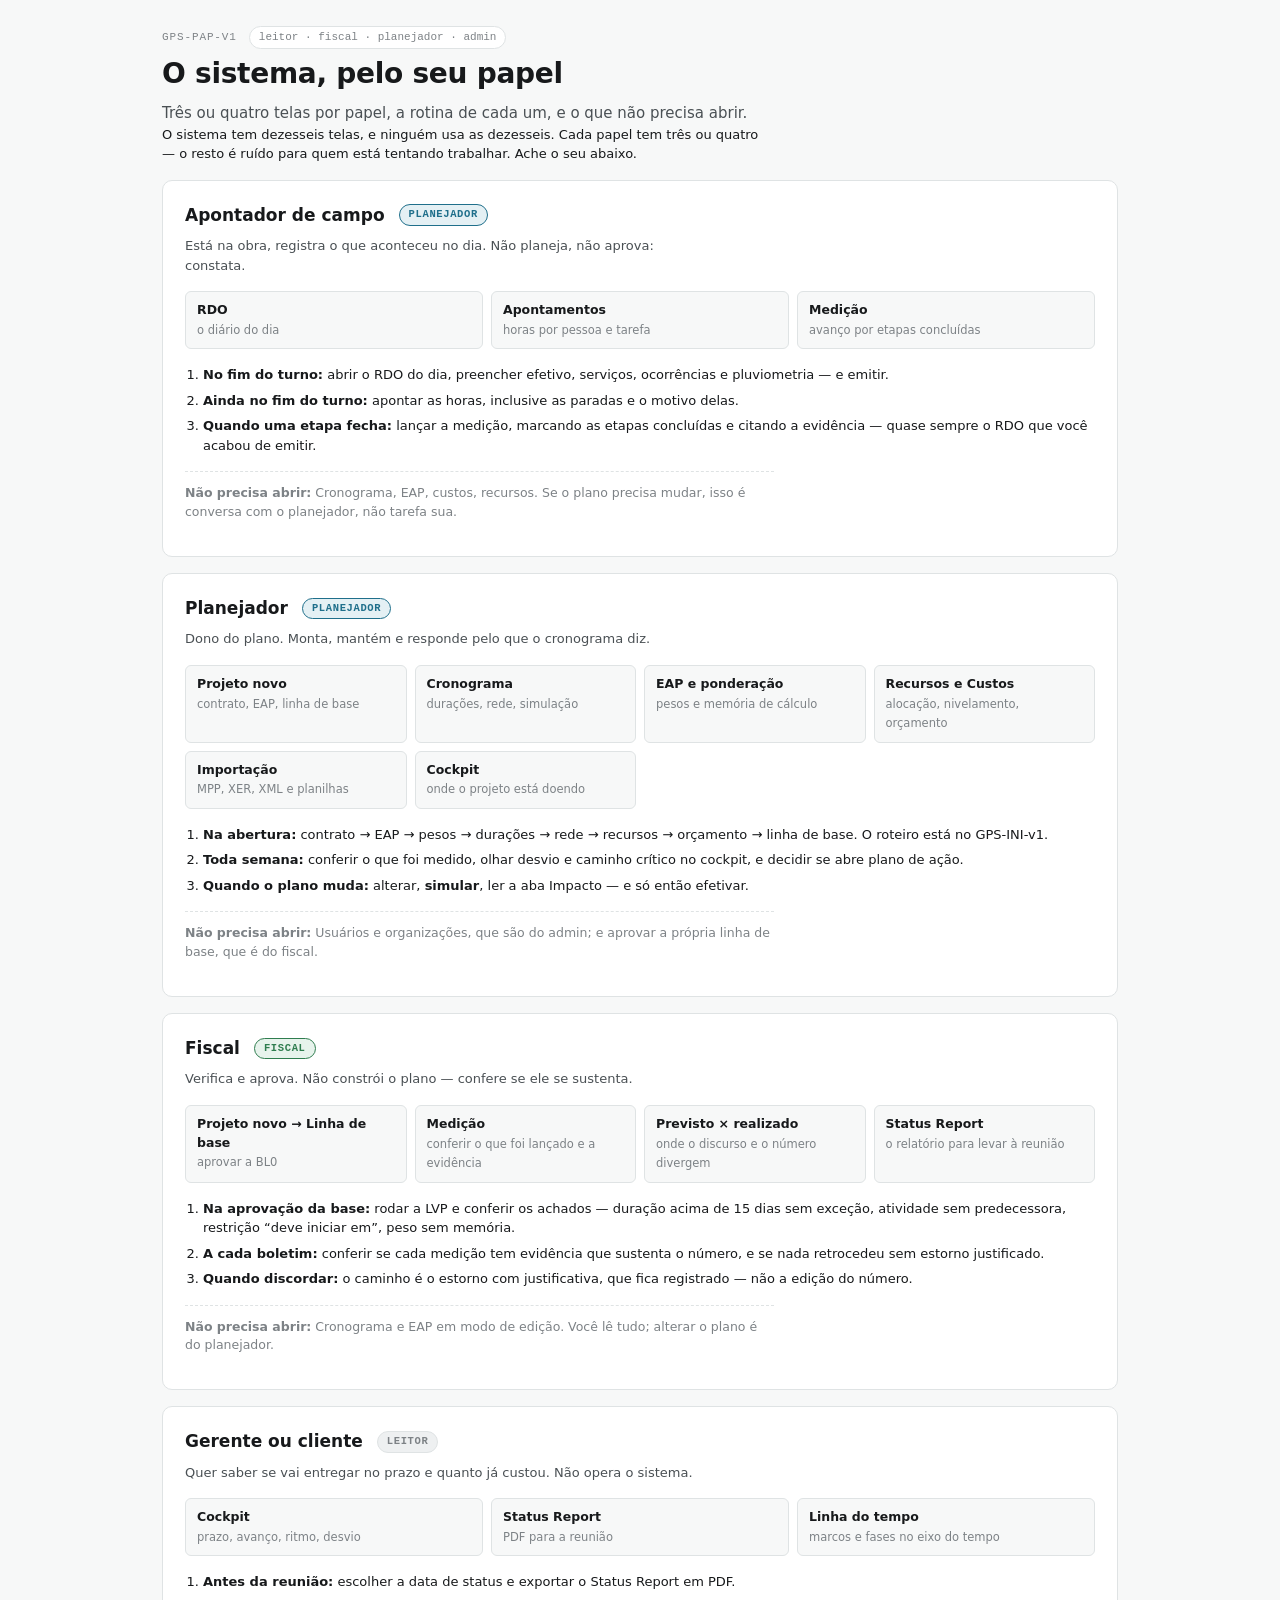
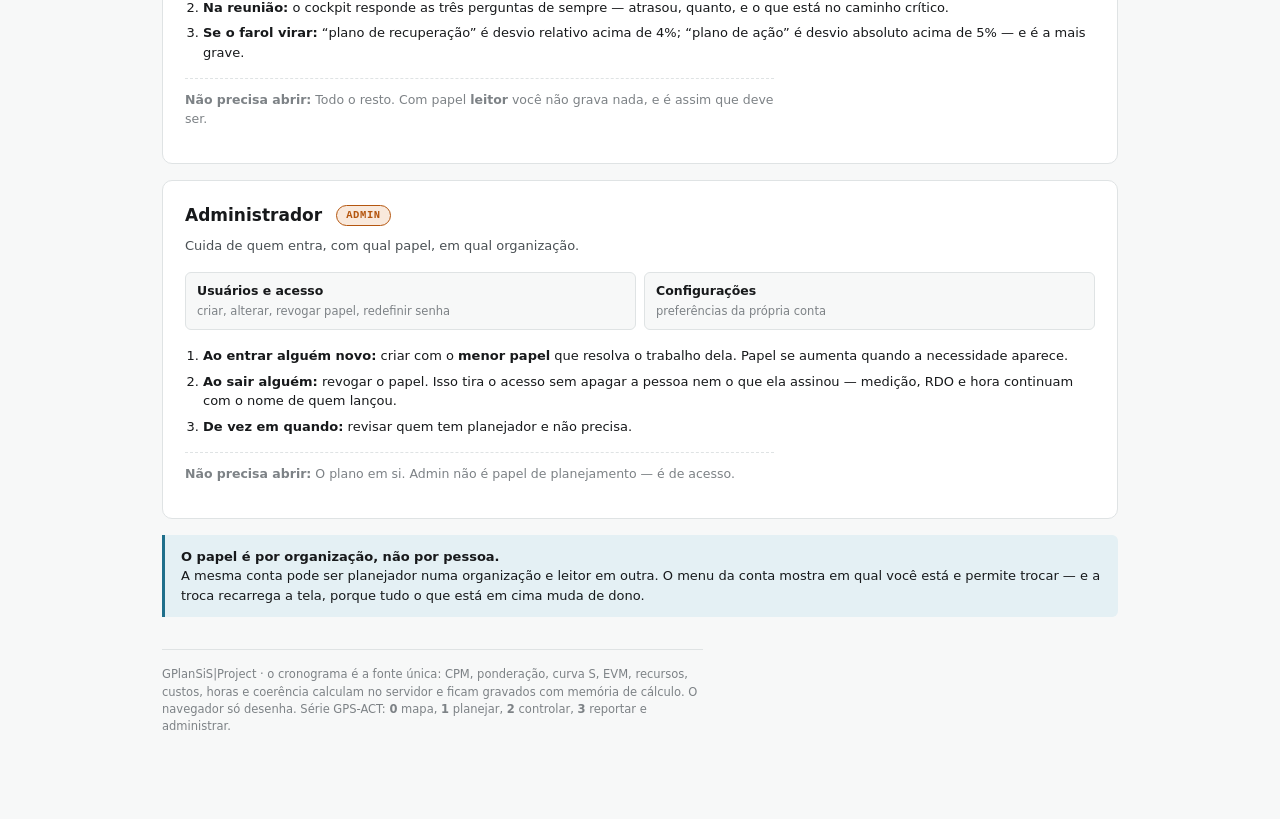
<file: templates/GPS-PAP-v1_Guia-por-papel.html>
<!doctype html>
<html lang="pt-BR">
<head>
<meta charset="utf-8" />
<meta name="viewport" content="width=device-width, initial-scale=1" />
<title>Guia por papel · GPlanSiS|Project</title>
<meta name="description" content="Guia do GPlanSiS|Project por papel: apontador de campo, planejador, fiscal, gerente e administrador — as telas de cada um e a rotina." />
<!-- Sem script e sem rede: a CSP do sistema é script-src 'self'. O tema
     acompanha o do aparelho e o data-theme do app. -->
<style>
:root{
  --grafite:#2d3336; --aco:#7d8286; --claro:#edeff0; --papel:#f7f8f8; --fundo:#ffffff;
  --linha:#dfe3e4; --texto:#17191b; --texto-2:#4a5054;
  --em-dia:#2f7d4f; --atencao:#8a6d1f; --recuperacao:#b4560f; --acao:#a11d1d; --neutro:#7d8286;
  --em-dia-f:#e7f3ec; --atencao-f:#f6efd9; --recuperacao-f:#f9e9dc; --acao-f:#f7e3e3; --neutro-f:#eef0f1;
  --acento:#1f6f8b; --acento-f:#e4f0f4;
  --fase-1:#3b6ea5; --fase-2:#2f7d4f; --fase-4:#7a4fa3;
  --fonte:"Inter",system-ui,-apple-system,"Segoe UI",sans-serif;
  --mono:"IBM Plex Mono",ui-monospace,Menlo,monospace;
  --e-2:8px; --e-3:12px; --e-4:16px; --e-5:22px; --e-6:32px;
  --r-1:3px; --r-2:6px; --r-3:10px; --r-pill:999px;
  color-scheme:light;
}
@media (prefers-color-scheme: dark){
  :root:not([data-theme="light"]){
    --grafite:#e6e9ea; --aco:#9aa0a4; --claro:#24292c; --papel:#15181a; --fundo:#1b1f21;
    --linha:#32383b; --texto:#e6e9ea; --texto-2:#b5babd;
    --em-dia:#5fbf88; --atencao:#d6b55c; --recuperacao:#e08a4a; --acao:#e06a6a; --neutro:#9aa0a4;
    --em-dia-f:#1e2f26; --atencao-f:#332d1c; --recuperacao-f:#35271c; --acao-f:#352022; --neutro-f:#23282b;
    --acento:#5aa9c6; --acento-f:#1d3038;
    --fase-1:#6da0d8; --fase-2:#5fbf88; --fase-4:#b28ad6;
    color-scheme:dark;
  }
}
:root[data-theme="dark"]{
  --grafite:#e6e9ea; --aco:#9aa0a4; --claro:#24292c; --papel:#15181a; --fundo:#1b1f21;
  --linha:#32383b; --texto:#e6e9ea; --texto-2:#b5babd;
  --em-dia:#5fbf88; --atencao:#d6b55c; --recuperacao:#e08a4a; --acao:#e06a6a; --neutro:#9aa0a4;
  --em-dia-f:#1e2f26; --atencao-f:#332d1c; --recuperacao-f:#35271c; --acao-f:#352022; --neutro-f:#23282b;
  --acento:#5aa9c6; --acento-f:#1d3038;
  --fase-1:#6da0d8; --fase-2:#5fbf88; --fase-4:#b28ad6;
  color-scheme:dark;
}

*{box-sizing:border-box}
body{margin:0;background:var(--papel);color:var(--texto);
  font:400 13px/1.5 var(--fonte);-webkit-text-size-adjust:100%}
main{max-width:1000px;margin:0 auto;padding:26px var(--e-5) 72px}
h1{font-size:28px;line-height:1.2;margin:0;letter-spacing:-.01em}
h2{font-size:16px;margin:var(--e-6) 0 var(--e-2);padding-top:var(--e-5);
  border-top:1px solid var(--linha)}
h3{font-size:14px;margin:var(--e-5) 0 var(--e-2)}
p{margin:0 0 var(--e-3);max-width:74ch}
a{color:var(--acento)}
code,.mono{font-family:var(--mono);font-size:12px}
code{background:var(--claro);border-radius:var(--r-1);padding:1px 5px}
strong{font-weight:600}

.cab{display:flex;flex-wrap:wrap;align-items:baseline;gap:var(--e-3);
  margin-bottom:var(--e-2)}
.cod{font-family:var(--mono);font-size:11px;letter-spacing:.08em;
  text-transform:uppercase;color:var(--aco)}
.lead{color:var(--texto-2);font-size:15px;max-width:72ch;margin:var(--e-3) 0 0}
.selo{display:inline-block;font-family:var(--mono);font-size:11px;
  border:1px solid var(--linha);border-radius:var(--r-pill);
  padding:2px 9px;color:var(--aco);background:var(--fundo)}

/* caminho na interface */
.trilha{display:flex;flex-wrap:wrap;align-items:center;gap:var(--e-2);
  font-family:var(--mono);font-size:12px;margin:var(--e-3) 0}
.trilha span{background:var(--fundo);border:1px solid var(--linha);
  border-radius:var(--r-1);padding:3px 9px}
.trilha i{font-style:normal;color:var(--aco)}
.trilha span.fim{border-color:var(--acento);background:var(--acento-f);
  color:var(--acento);font-weight:500}

/* blocos */
.cx{background:var(--fundo);border:1px solid var(--linha);
  border-radius:var(--r-3);padding:var(--e-5);margin:var(--e-4) 0}
.cx > :last-child{margin-bottom:0}
.cx h3{margin-top:0}
.par{display:grid;gap:var(--e-4);grid-template-columns:repeat(auto-fit,minmax(290px,1fr))}
.nota{border-left:3px solid var(--acento);background:var(--acento-f);
  border-radius:0 var(--r-2) var(--r-2) 0;padding:var(--e-3) var(--e-4);
  margin:var(--e-4) 0}
.nota.alerta{border-left-color:var(--acao);background:var(--acao-f)}
.nota > :last-child{margin-bottom:0}
.nota b{display:block;margin-bottom:2px}

/* passos */
ol.passos{list-style:none;margin:var(--e-4) 0 0;padding:0;counter-reset:p}
ol.passos > li{counter-increment:p;position:relative;
  padding:0 0 var(--e-5) 34px;border-left:1px solid var(--linha);
  margin-left:11px}
ol.passos > li:last-child{border-left-color:transparent;padding-bottom:0}
ol.passos > li::before{content:counter(p);position:absolute;left:-11px;top:-2px;
  width:22px;height:22px;border-radius:50%;background:var(--grafite);
  color:var(--papel);font:500 11px/22px var(--mono);text-align:center}
ol.passos b{display:block;margin-bottom:2px}
ol.passos p{margin-bottom:var(--e-2)}

/* tabelas */
table{width:100%;border-collapse:collapse;margin:var(--e-3) 0;font-size:12.5px}
caption{text-align:left;color:var(--aco);font-size:12px;padding-bottom:var(--e-2)}
th,td{text-align:left;padding:6px 8px;border-bottom:1px solid var(--linha);
  vertical-align:top}
th{font-weight:600;color:var(--texto-2);font-size:11px;letter-spacing:.04em;
  text-transform:uppercase;white-space:nowrap}
td.n,th.n{text-align:right;font-family:var(--mono);white-space:nowrap}
tbody tr:last-child td{border-bottom:0}

.farol{display:inline-block;border-radius:var(--r-pill);padding:1px 9px;
  font-size:11px;font-weight:500;white-space:nowrap}
.f-dia{background:var(--em-dia-f);color:var(--em-dia)}
.f-at{background:var(--atencao-f);color:var(--atencao)}
.f-rec{background:var(--recuperacao-f);color:var(--recuperacao)}
.f-aco{background:var(--acao-f);color:var(--acao)}
.f-nao{background:var(--neutro-f);color:var(--neutro)}

ul.lista{margin:0 0 var(--e-3);padding-left:18px}
ul.lista li{margin-bottom:5px}

.criterios{display:grid;gap:var(--e-2);
  grid-template-columns:repeat(auto-fit,minmax(215px,1fr));margin:var(--e-3) 0}
.criterios div{font-family:var(--mono);font-size:11.5px;background:var(--fundo);
  border:1px solid var(--linha);border-radius:var(--r-1);padding:6px 9px}

figure{margin:var(--e-4) 0}
svg .d-lig{fill:none;stroke:var(--linha);stroke-width:1.5;marker-end:url(#seta)}
svg .d-lig .d-tronco{marker-end:none}
svg .d-cx rect,svg rect.d-ac{stroke-width:1}
svg .d-cx rect{fill:var(--fundo);stroke:var(--linha)}
svg rect.d-ac{fill:var(--acento-f);stroke:var(--acento)}
svg .d-t text{font-family:var(--mono);font-size:11px;text-anchor:middle;
  fill:var(--aco)}
svg .d-t text.forte{font-size:12px;fill:var(--texto)}
svg .d-t text.fraco{fill:var(--aco)}
svg .d-t text.ac{fill:var(--acento)}
svg .d-t text.ac.forte{font-weight:600}
svg text.pe{font-family:var(--mono);font-size:10.5px;fill:var(--aco)}
figure svg{display:block;width:100%;height:auto}
figcaption{color:var(--aco);font-size:11.5px;margin-top:var(--e-2)}

.rodape{margin-top:var(--e-6);padding-top:var(--e-4);
  border-top:1px solid var(--linha);color:var(--aco);font-size:11.5px}

@media (max-width:560px){
  main{padding:20px 16px 56px}
  h1{font-size:23px}
  table{font-size:12px}
}
@media print{
  body{background:#fff}
  .cx,.nota{break-inside:avoid}
  h2{break-after:avoid}
}

.acao-bloco{border-top:1px solid var(--linha);padding-top:var(--e-5);
  margin-top:var(--e-6)}
.acao-bloco h3{margin-top:0;font-size:15px}
.papel{display:inline-block;font-family:var(--mono);font-size:10.5px;
  letter-spacing:.06em;text-transform:uppercase;border-radius:var(--r-pill);
  padding:2px 9px;background:var(--neutro-f);color:var(--neutro);
  border:1px solid var(--linha);vertical-align:2px;margin-left:6px}
.papel.pl{background:var(--acento-f);color:var(--acento);border-color:var(--acento)}
.papel.ad{background:var(--recuperacao-f);color:var(--recuperacao);border-color:var(--recuperacao)}
.papel.fi{background:var(--em-dia-f);color:var(--em-dia);border-color:var(--em-dia)}
table.campos td:first-child{width:34%;font-family:var(--mono);font-size:11.5px;
  color:var(--texto)}
.indice{display:grid;gap:var(--e-2);
  grid-template-columns:repeat(auto-fit,minmax(250px,1fr));margin:var(--e-4) 0}
.indice a{display:block;padding:9px 12px;background:var(--fundo);
  border:1px solid var(--linha);border-radius:var(--r-2);text-decoration:none;
  color:var(--texto)}
.indice a b{display:block;font-size:13px}
.indice a span{color:var(--aco);font-size:11.5px}
.indice a:hover{border-color:var(--acento)}
</style>
</head>
<body>
<main>
<header>
  <div class="cab">
    <span class="cod">GPS-PAP-v1</span>
    <span class="selo">leitor · fiscal · planejador · admin</span>
  </div>
  <h1>O sistema, pelo seu papel</h1>
  <p class="lead">Três ou quatro telas por papel, a rotina de cada um, e o que não precisa abrir.</p>
</header>

<style>
.perfil{border:1px solid var(--linha);border-radius:var(--r-3);
  background:var(--fundo);padding:var(--e-5);margin:var(--e-4) 0}
.perfil > h3{margin:0;font-size:17px;display:flex;flex-wrap:wrap;
  align-items:center;gap:8px}
.perfil .quem{color:var(--texto-2);margin:var(--e-2) 0 var(--e-4);
  max-width:64ch}
.telas{display:grid;gap:var(--e-2);
  grid-template-columns:repeat(auto-fit,minmax(215px,1fr));margin:0 0 var(--e-4)}
.telas div{border:1px solid var(--linha);border-radius:var(--r-2);
  padding:9px 11px;background:var(--papel)}
.telas b{display:block;font-size:12.5px}
.telas span{color:var(--aco);font-size:11.5px}
.rotina{margin:0;padding-left:18px}
.rotina li{margin-bottom:6px}
.naovai{margin-top:var(--e-4);font-size:12.5px;color:var(--aco);
  border-top:1px dashed var(--linha);padding-top:var(--e-3)}
</style><p>O sistema tem dezesseis telas, e ninguém usa as dezesseis. Cada
papel tem três ou quatro — o resto é ruído para quem está tentando trabalhar.
Ache o seu abaixo.</p><div class="perfil"><h3>Apontador de campo<span class="papel pl">planejador</span></h3><p class="quem">Está na obra, registra o que aconteceu no dia. Não planeja, não aprova: constata.</p><div class="telas"><div><b>RDO</b><span>o diário do dia</span></div><div><b>Apontamentos</b><span>horas por pessoa e tarefa</span></div><div><b>Medição</b><span>avanço por etapas concluídas</span></div></div><ol class="rotina"><li><b>No fim do turno:</b> abrir o RDO do dia, preencher efetivo, serviços, ocorrências e pluviometria — e emitir.</li><li><b>Ainda no fim do turno:</b> apontar as horas, inclusive as paradas e o motivo delas.</li><li><b>Quando uma etapa fecha:</b> lançar a medição, marcando as etapas concluídas e citando a evidência — quase sempre o RDO que você acabou de emitir.</li></ol><p class="naovai"><b>Não precisa abrir:</b> Cronograma, EAP, custos, recursos. Se o plano precisa mudar, isso é conversa com o planejador, não tarefa sua.</p></div><div class="perfil"><h3>Planejador<span class="papel pl">planejador</span></h3><p class="quem">Dono do plano. Monta, mantém e responde pelo que o cronograma diz.</p><div class="telas"><div><b>Projeto novo</b><span>contrato, EAP, linha de base</span></div><div><b>Cronograma</b><span>durações, rede, simulação</span></div><div><b>EAP e ponderação</b><span>pesos e memória de cálculo</span></div><div><b>Recursos e Custos</b><span>alocação, nivelamento, orçamento</span></div><div><b>Importação</b><span>MPP, XER, XML e planilhas</span></div><div><b>Cockpit</b><span>onde o projeto está doendo</span></div></div><ol class="rotina"><li><b>Na abertura:</b> contrato → EAP → pesos → durações → rede → recursos → orçamento → linha de base. O roteiro está no GPS-INI-v1.</li><li><b>Toda semana:</b> conferir o que foi medido, olhar desvio e caminho crítico no cockpit, e decidir se abre plano de ação.</li><li><b>Quando o plano muda:</b> alterar, <b>simular</b>, ler a aba Impacto — e só então efetivar.</li></ol><p class="naovai"><b>Não precisa abrir:</b> Usuários e organizações, que são do admin; e aprovar a própria linha de base, que é do fiscal.</p></div><div class="perfil"><h3>Fiscal<span class="papel fi">fiscal</span></h3><p class="quem">Verifica e aprova. Não constrói o plano — confere se ele se sustenta.</p><div class="telas"><div><b>Projeto novo → Linha de base</b><span>aprovar a BL0</span></div><div><b>Medição</b><span>conferir o que foi lançado e a evidência</span></div><div><b>Previsto × realizado</b><span>onde o discurso e o número divergem</span></div><div><b>Status Report</b><span>o relatório para levar à reunião</span></div></div><ol class="rotina"><li><b>Na aprovação da base:</b> rodar a LVP e conferir os achados — duração acima de 15 dias sem exceção, atividade sem predecessora, restrição “deve iniciar em”, peso sem memória.</li><li><b>A cada boletim:</b> conferir se cada medição tem evidência que sustenta o número, e se nada retrocedeu sem estorno justificado.</li><li><b>Quando discordar:</b> o caminho é o estorno com justificativa, que fica registrado — não a edição do número.</li></ol><p class="naovai"><b>Não precisa abrir:</b> Cronograma e EAP em modo de edição. Você lê tudo; alterar o plano é do planejador.</p></div><div class="perfil"><h3>Gerente ou cliente<span class="papel ">leitor</span></h3><p class="quem">Quer saber se vai entregar no prazo e quanto já custou. Não opera o sistema.</p><div class="telas"><div><b>Cockpit</b><span>prazo, avanço, ritmo, desvio</span></div><div><b>Status Report</b><span>PDF para a reunião</span></div><div><b>Linha do tempo</b><span>marcos e fases no eixo do tempo</span></div></div><ol class="rotina"><li><b>Antes da reunião:</b> escolher a data de status e exportar o Status Report em PDF.</li><li><b>Na reunião:</b> o cockpit responde as três perguntas de sempre — atrasou, quanto, e o que está no caminho crítico.</li><li><b>Se o farol virar:</b> “plano de recuperação” é desvio relativo acima de 4%; “plano de ação” é desvio absoluto acima de 5% — e é a mais grave.</li></ol><p class="naovai"><b>Não precisa abrir:</b> Todo o resto. Com papel <b>leitor</b> você não grava nada, e é assim que deve ser.</p></div><div class="perfil"><h3>Administrador<span class="papel ad">admin</span></h3><p class="quem">Cuida de quem entra, com qual papel, em qual organização.</p><div class="telas"><div><b>Usuários e acesso</b><span>criar, alterar, revogar papel, redefinir senha</span></div><div><b>Configurações</b><span>preferências da própria conta</span></div></div><ol class="rotina"><li><b>Ao entrar alguém novo:</b> criar com o <b>menor papel</b> que resolva o trabalho dela. Papel se aumenta quando a necessidade aparece.</li><li><b>Ao sair alguém:</b> revogar o papel. Isso tira o acesso sem apagar a pessoa nem o que ela assinou — medição, RDO e hora continuam com o nome de quem lançou.</li><li><b>De vez em quando:</b> revisar quem tem planejador e não precisa.</li></ol><p class="naovai"><b>Não precisa abrir:</b> O plano em si. Admin não é papel de planejamento — é de acesso.</p></div><div class="nota"><b>O papel é por organização, não por pessoa.</b>A mesma conta pode ser planejador numa organização e leitor em outra. O menu da conta mostra em qual você está e permite trocar — e a troca recarrega a tela, porque tudo o que está em cima muda de dono.</div>
<p class="rodape">GPlanSiS|Project · o cronograma é a fonte única: CPM, ponderação, curva S, EVM, recursos, custos, horas e coerência calculam no servidor e ficam gravados com memória de cálculo. O navegador só desenha. Série GPS-ACT: <b>0</b> mapa, <b>1</b> planejar, <b>2</b> controlar, <b>3</b> reportar e administrar.</p>
</main>
</body>
</html>
</file>
